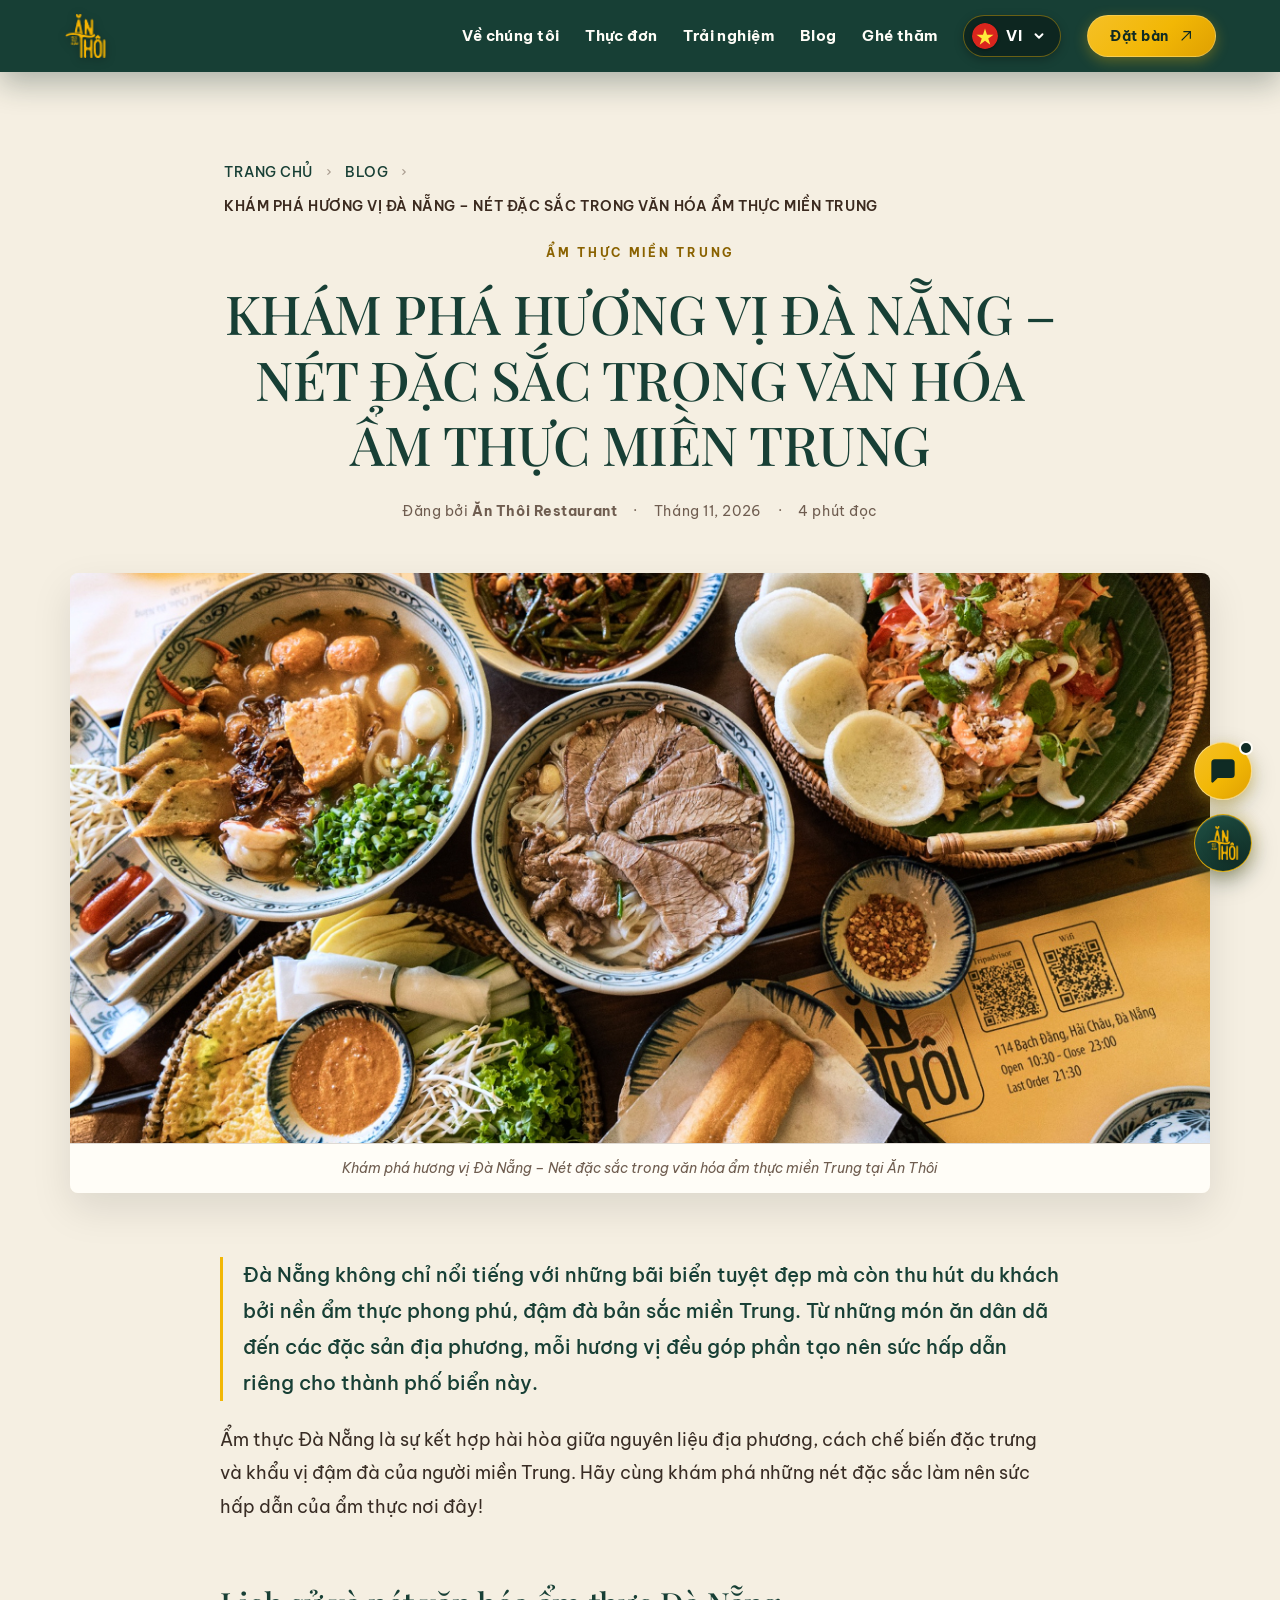
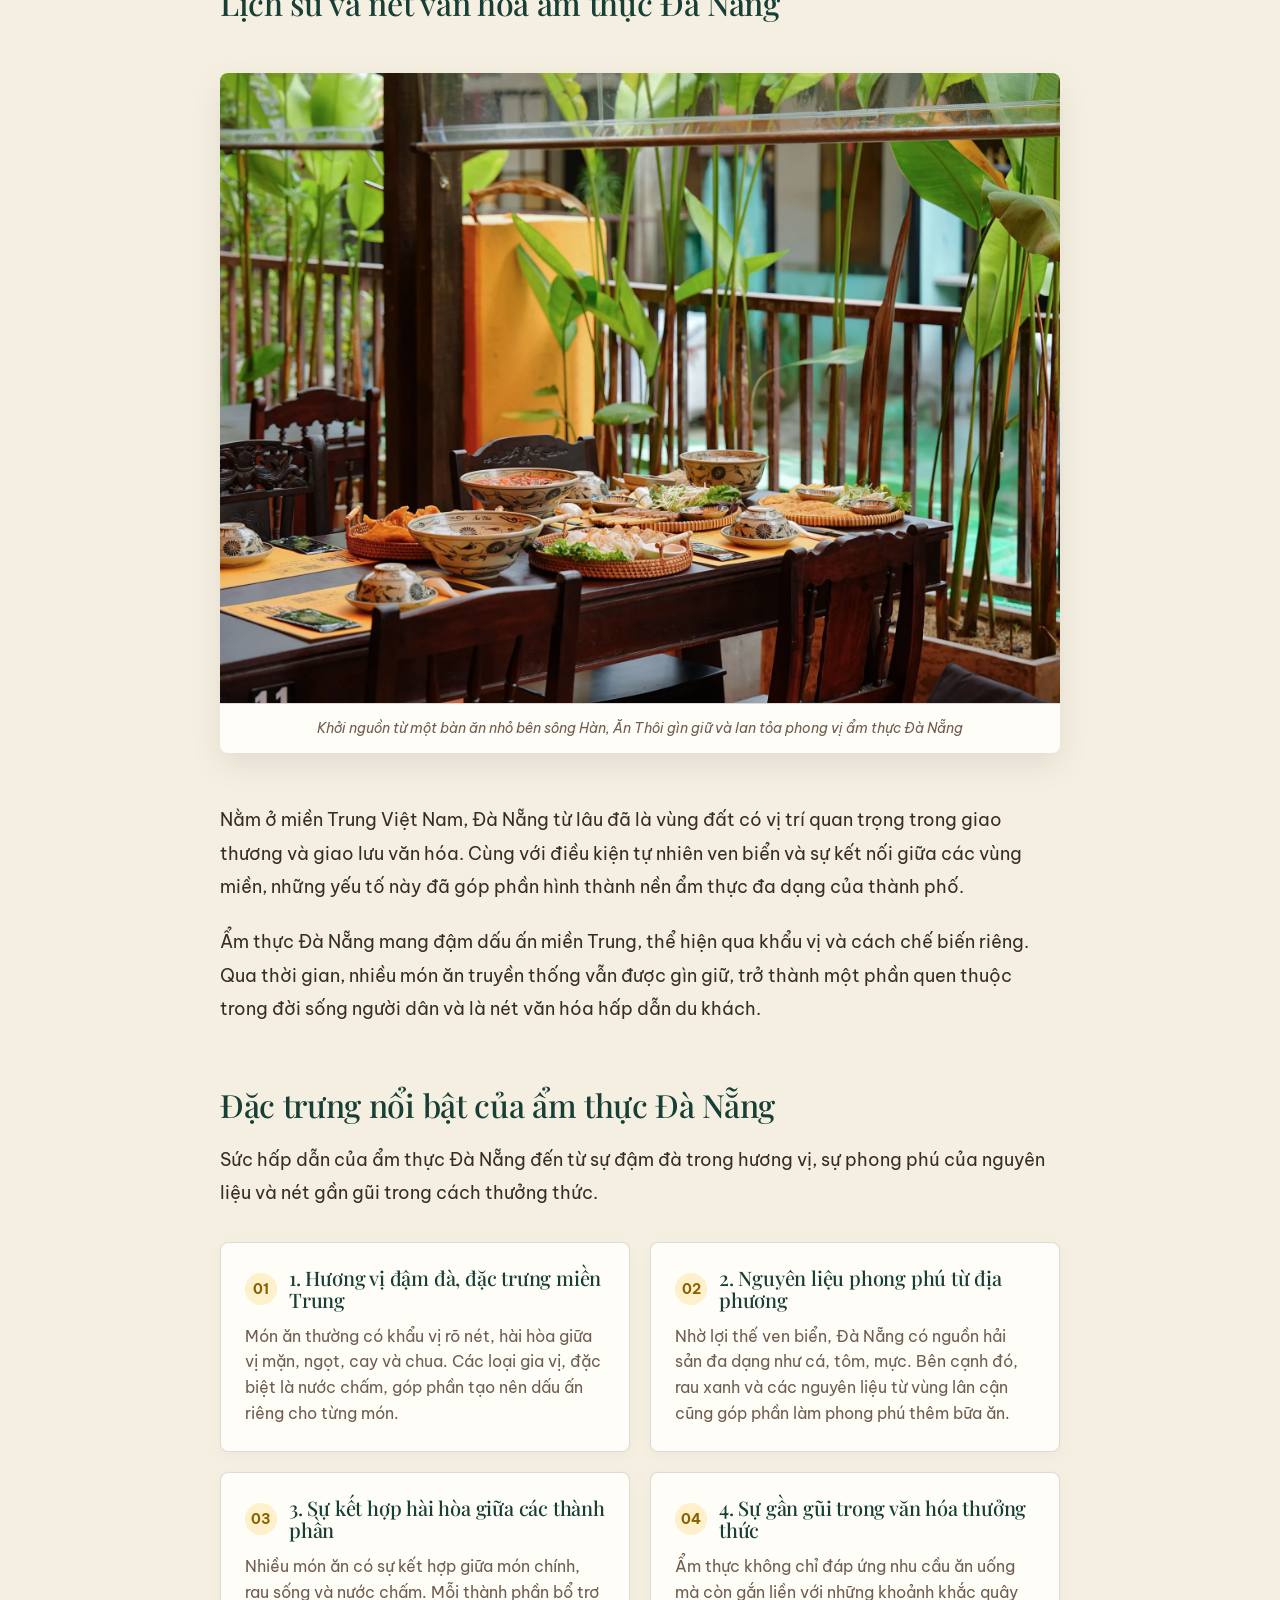
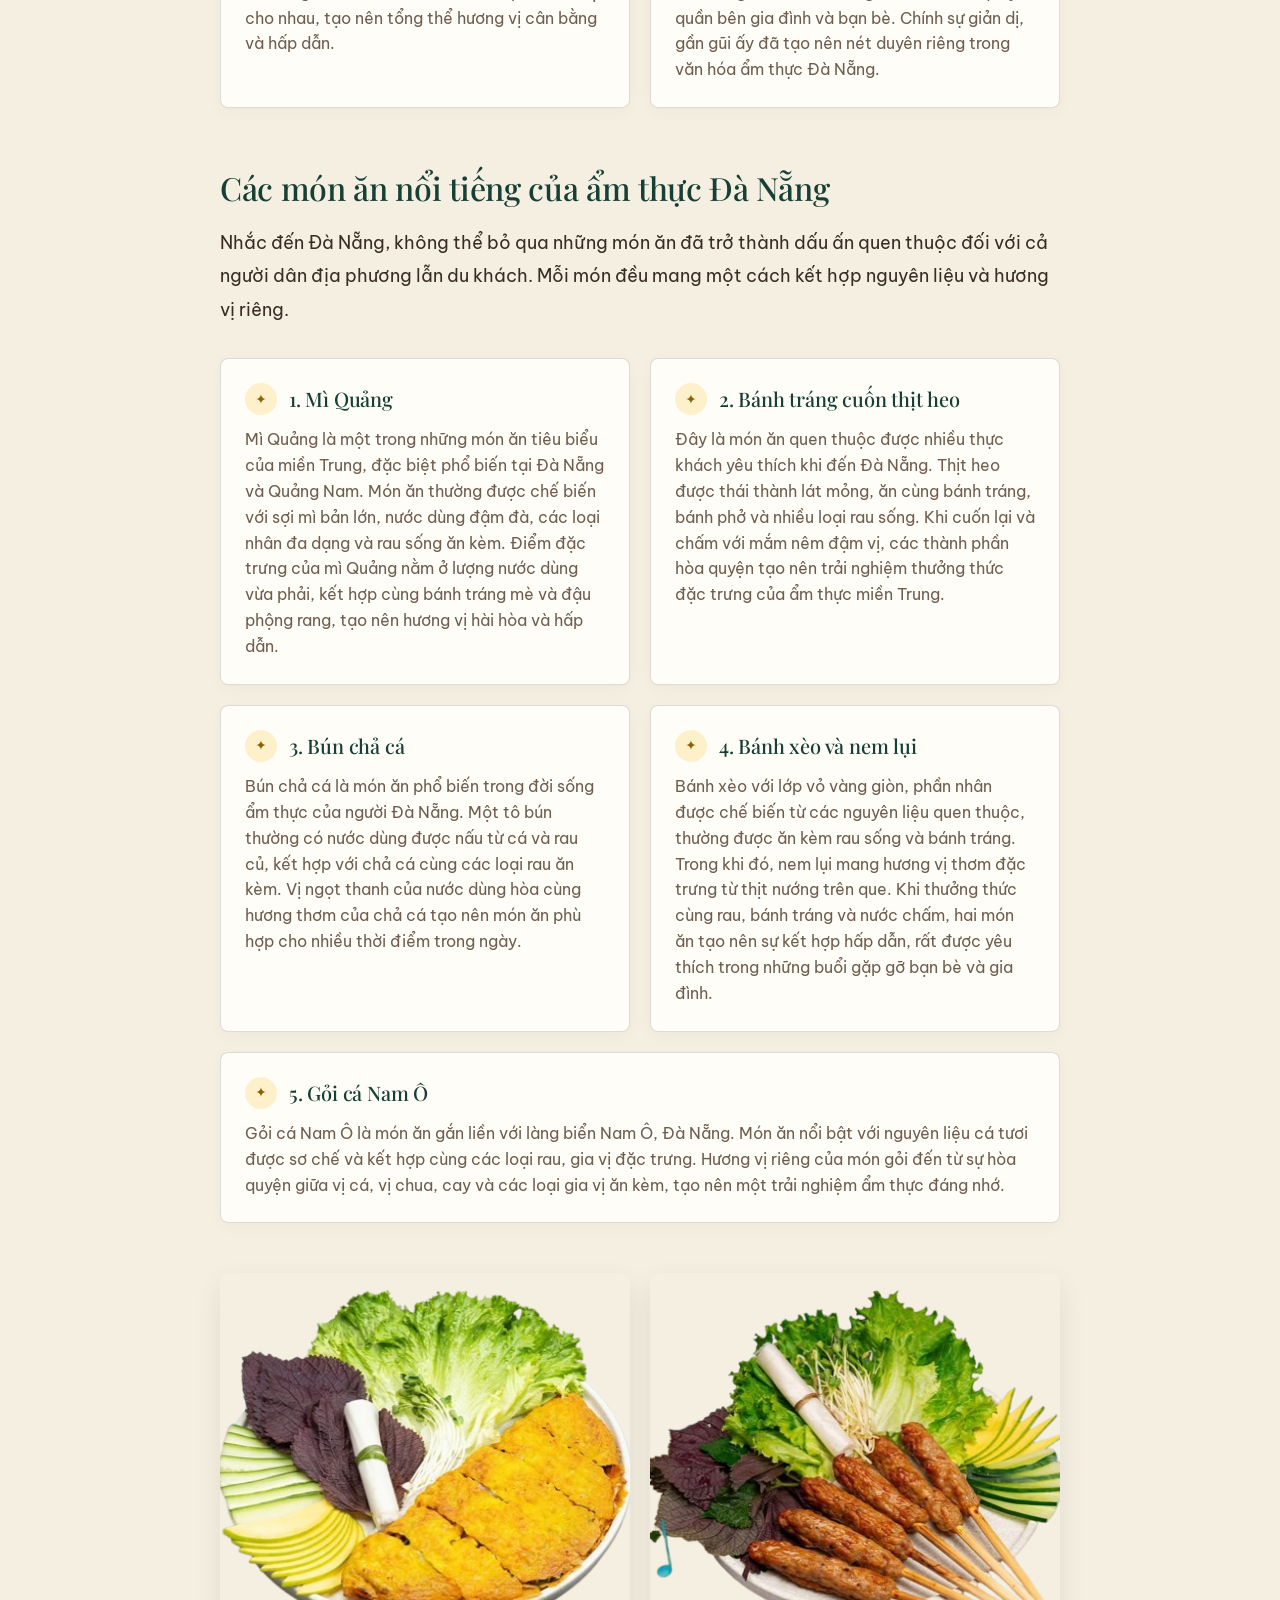
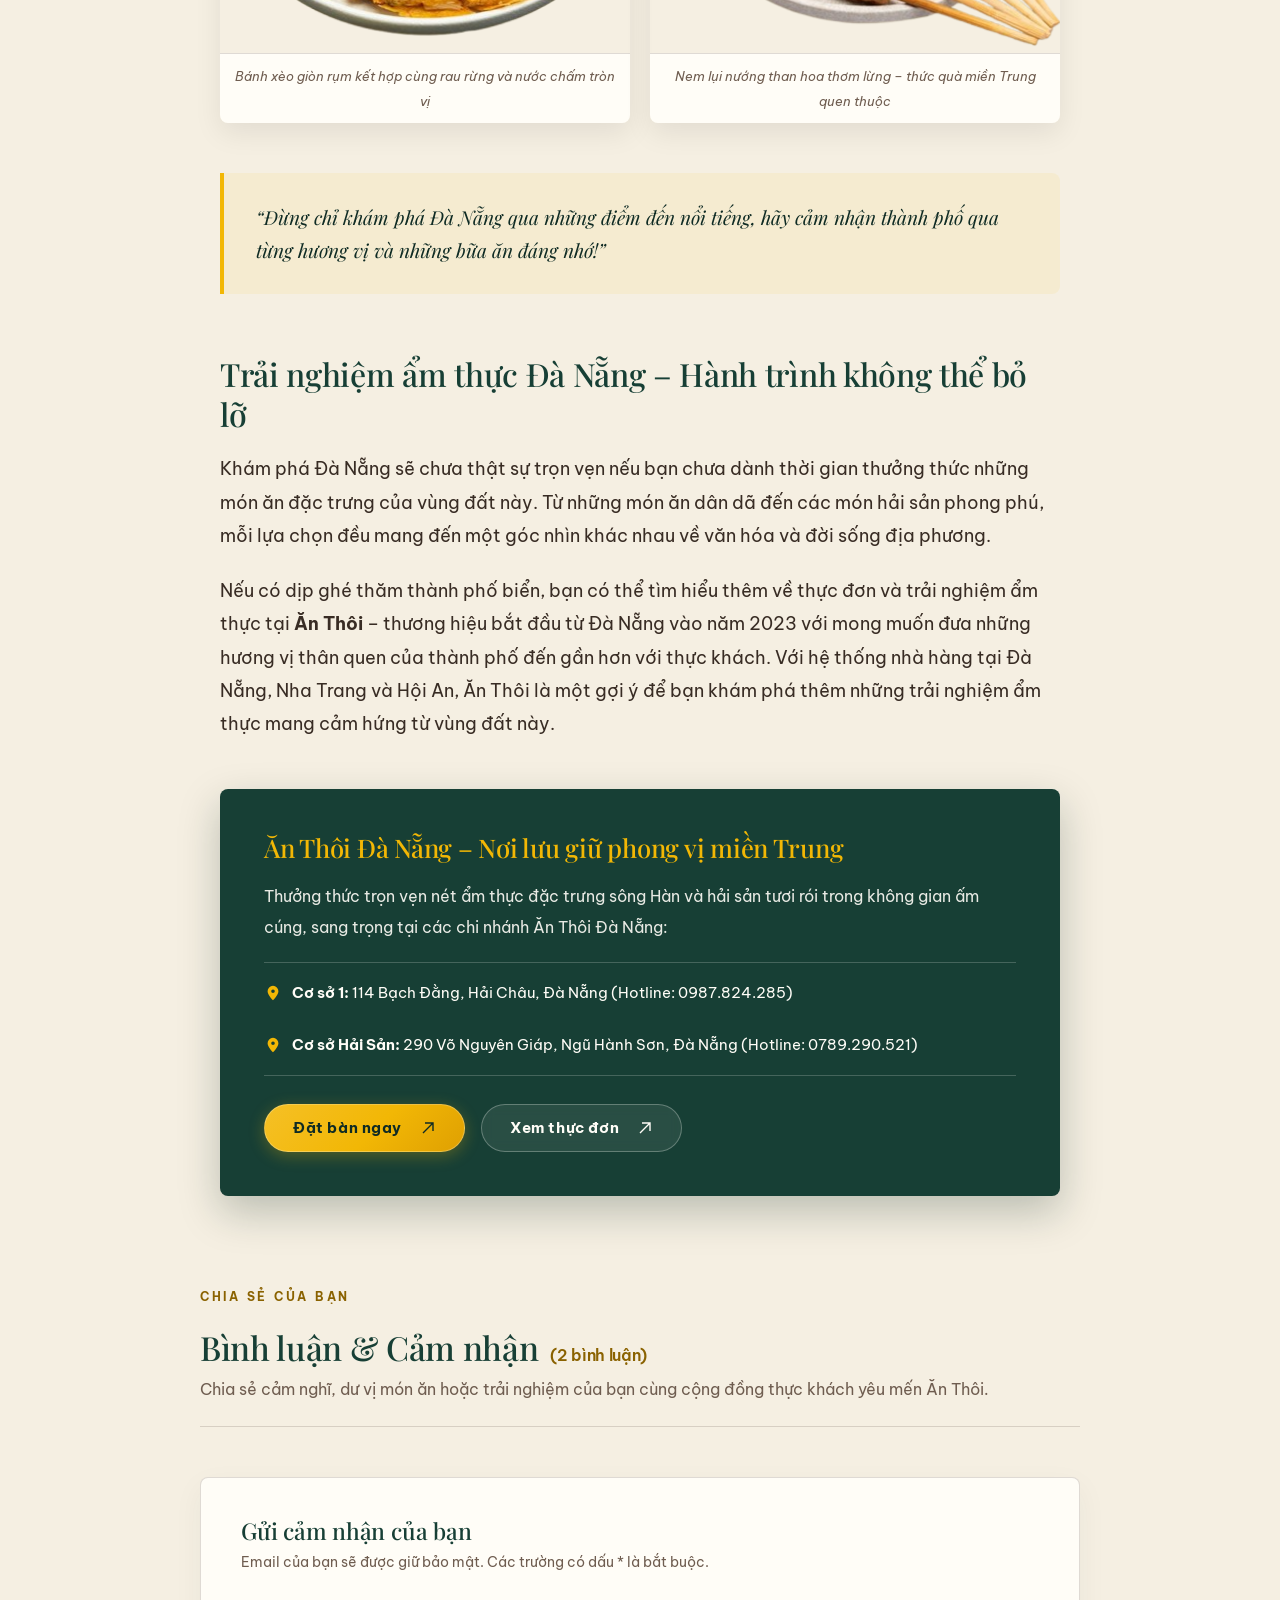
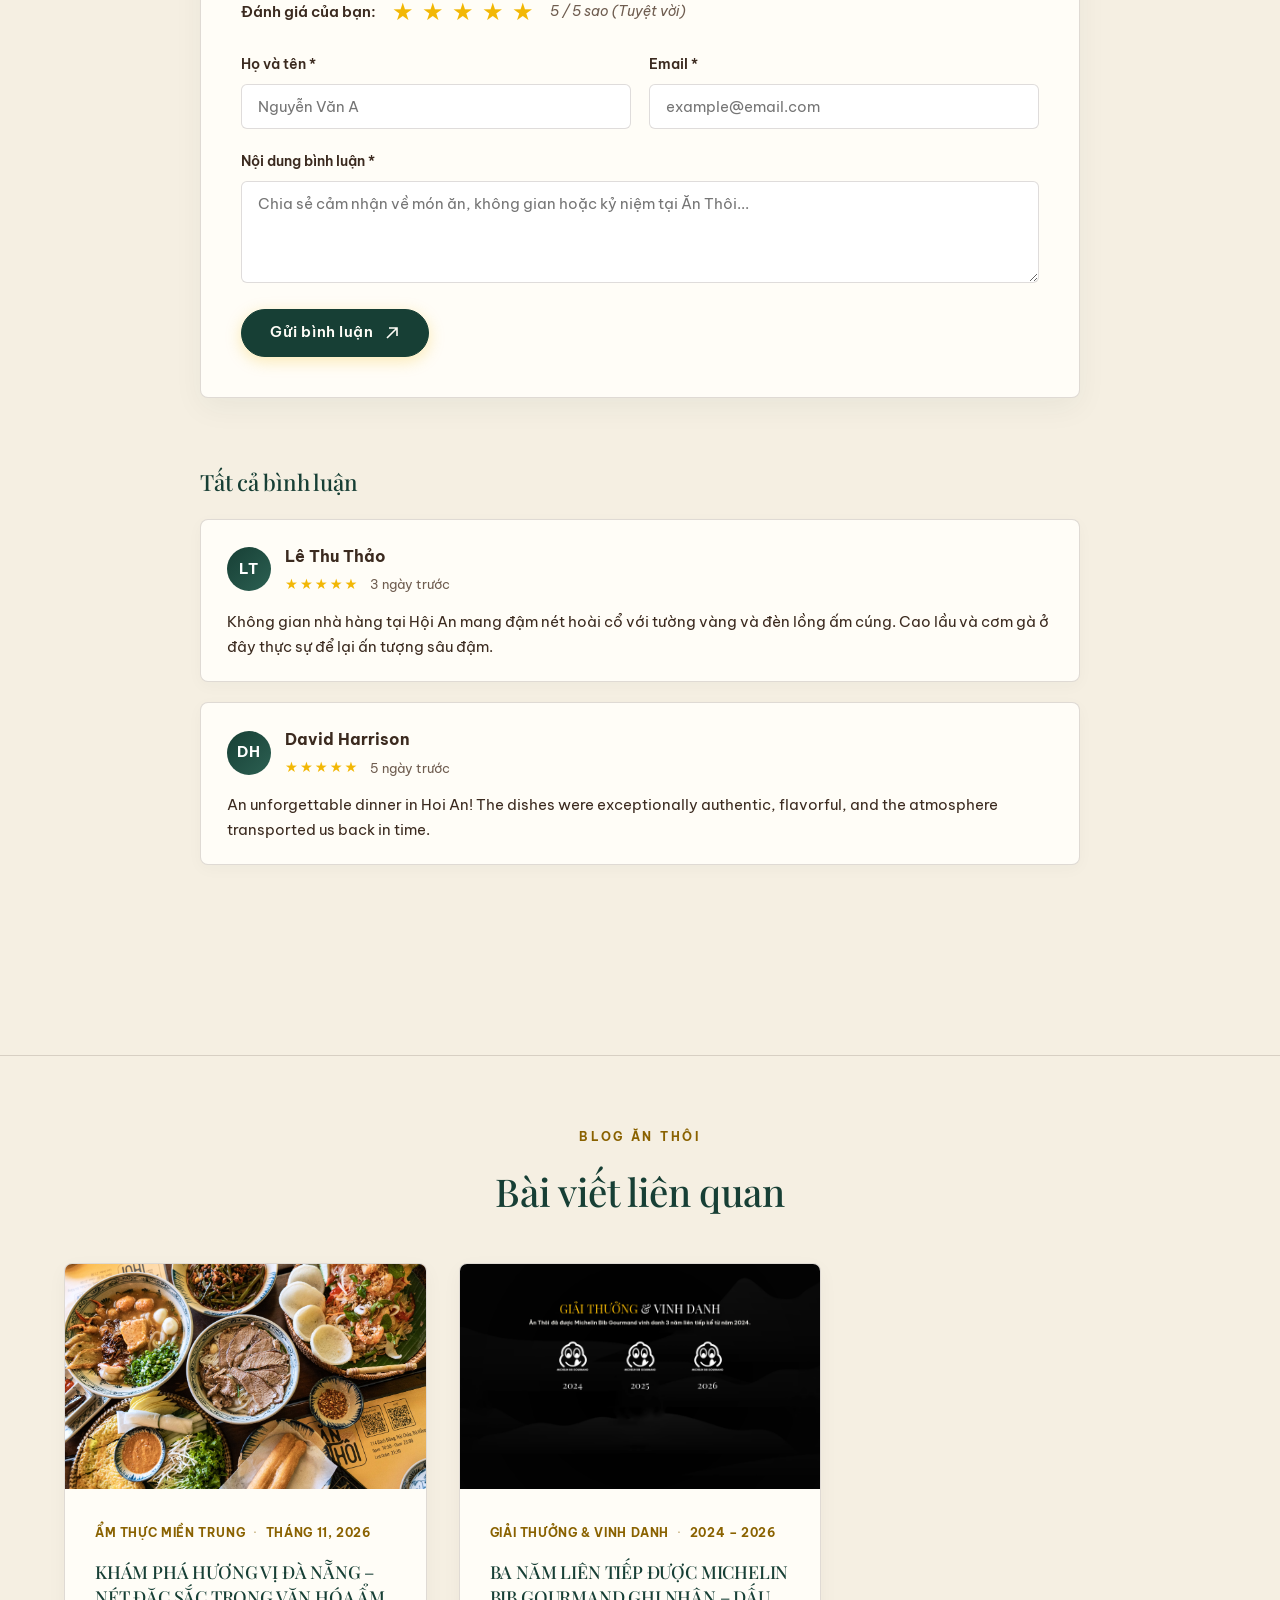
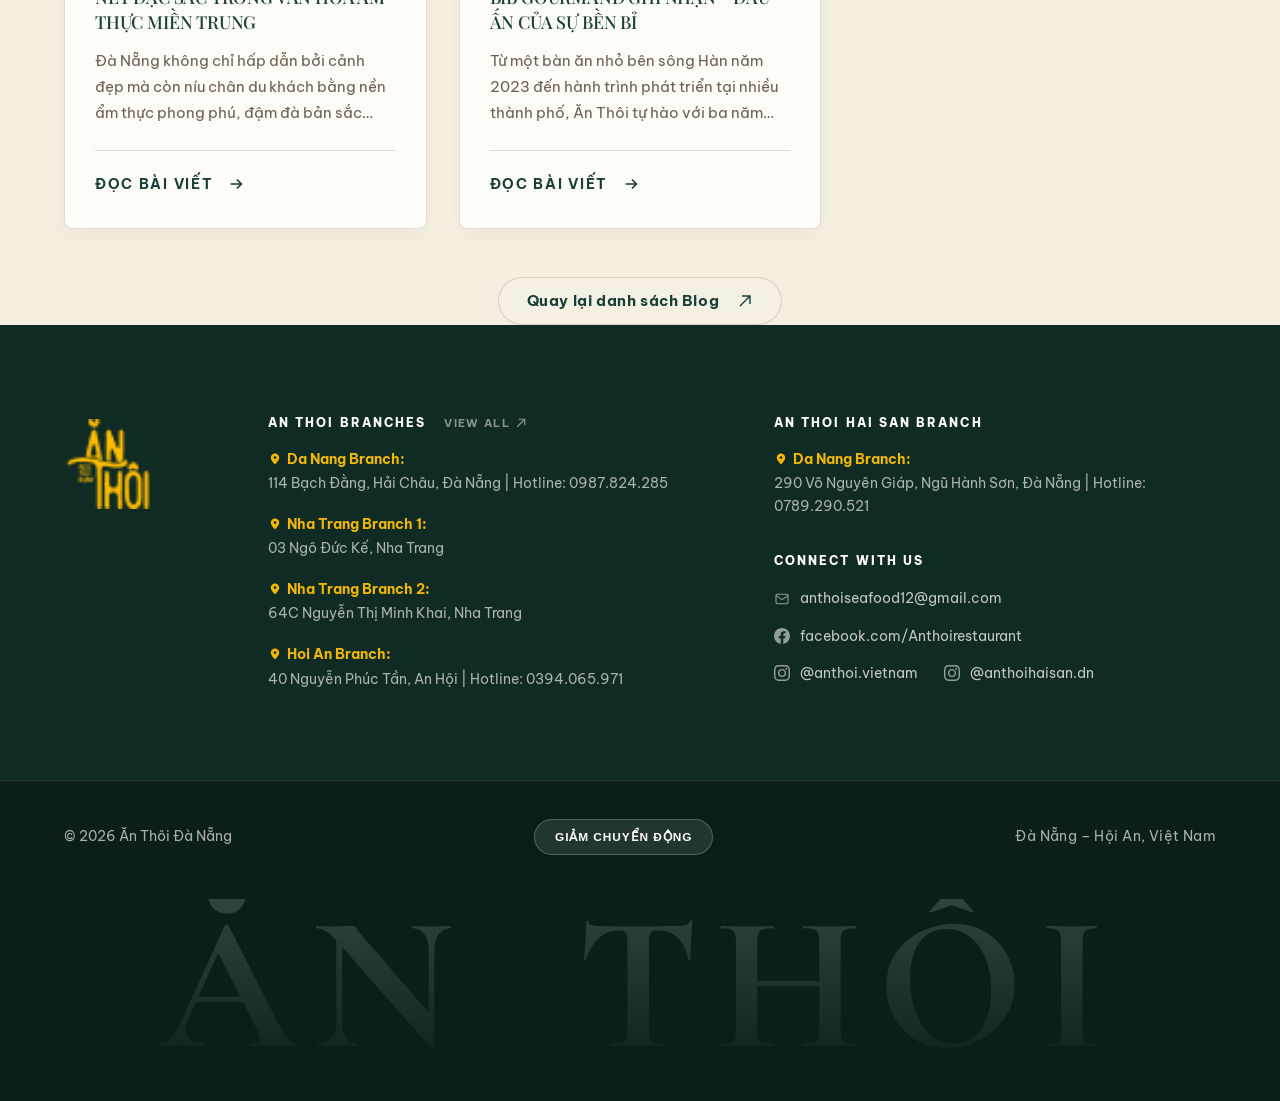
<file: bai-viet.html>
<!DOCTYPE html>
<html lang="vi">
<head>
<meta charset="utf-8">
<meta name="viewport" content="width=device-width,initial-scale=1">
<title>Bài viết - Ăn Thôi</title>
<meta name="description" content="Khám phá các bài viết và câu chuyện ẩm thực đặc sắc từ nhà hàng Ăn Thôi.">
<link rel="icon" type="image/png" href="image/logo.png">
<link rel="apple-touch-icon" href="image/logo.png">
<link rel="preconnect" href="https://fonts.googleapis.com"><link rel="preconnect" href="https://fonts.gstatic.com" crossorigin>
<link href="https://fonts.googleapis.com/css2?family=Be+Vietnam+Pro:ital,wght@0,300;0,400;0,500;0,600;0,700;0,800;1,400;1,600&family=Cormorant+Garamond:ital,wght@0,500;0,600;0,700;1,500;1,600&family=Playfair+Display:ital,wght@0,400;0,500;0,600;0,700;0,800;0,900;1,400;1,500;1,600;1,700&display=swap" rel="stylesheet">
<link rel="stylesheet" href="css/style.css">
<link rel="stylesheet" href="css/chatbot.css">
<script>
(function() {
  try {
    var p = new URLSearchParams(location.search);
    var id = (p.get('id') || 'danang').toLowerCase();
    var meta = {
      danang: {
        title: 'KHÁM PHÁ HƯƠNG VỊ ĐÀ NẴNG – NÉT ĐẶC SẮC TRONG VĂN HÓA ẨM THỰC MIỀN TRUNG',
        cat: 'Ẩm thực miền Trung',
        date: 'Tháng 11, 2026',
        time: '4 phút đọc'
      },
      hoian: {
        title: 'KHÁM PHÁ HƯƠNG VỊ ĐỘC ĐÁO CỦA ẨM THỰC HỘI AN',
        cat: 'Văn hóa phố Hội',
        date: 'Tháng 11, 2026',
        time: '5 phút đọc'
      },
      michelin: {
        title: 'BA NĂM LIÊN TIẾP ĐƯỢC MICHELIN BIB GOURMAND GHI NHẬN – DẤU ẤN CỦA SỰ BỀN BỈ',
        cat: 'Giải thưởng & Vinh danh',
        date: '2024 – 2026',
        time: '3 phút đọc'
      }
    };
    if (!meta[id]) id = 'danang';
    var cur = meta[id];
    document.title = cur.title + ' - Ăn Thôi';
    
    // Instant CSS injection before rendering
    var s = document.createElement('style');
    s.id = 'instant-post-css';
    s.textContent = 
      '#content-danang { display: ' + (id === 'danang' ? 'block' : 'none') + ' !important; }' +
      '#content-hoian { display: ' + (id === 'hoian' ? 'block' : 'none') + ' !important; }' +
      '#content-michelin { display: ' + (id === 'michelin' ? 'block' : 'none') + ' !important; }' +
      '#article-view, #article-view .article-header, #article-view article.wrap, #article-view .article-cover, #article-view .article-body, #article-view .reveal { opacity: 1 !important; transform: none !important; transition: none !important; }';
    document.head.appendChild(s);

    document.addEventListener('DOMContentLoaded', function() {
      var bt = document.getElementById('article-breadcrumb-title'); if (bt) bt.textContent = cur.title;
      var cb = document.getElementById('article-category'); if (cb) cb.textContent = cur.cat;
      var ht = document.getElementById('article-title'); if (ht) ht.textContent = cur.title;
      var dt = document.getElementById('article-date'); if (dt) dt.textContent = cur.date;
      var rt = document.getElementById('article-readtime'); if (rt) rt.textContent = cur.time;
    });
  } catch(e) {}
})();
</script>
</head>
<body>

<!-- HEADER -->
<header class="header"><div class="header__in">
  <a class="logo" href="index.html" aria-label="Ăn Thôi - về trang chủ"><img class="logo__img" src="image/logo.png" alt="Ăn Thôi"></a>
  <div class="header__r">
    <nav class="nav" aria-label="Điều hướng chính">
      <a href="ve-chung-toi.html" data-i18n="nav_about">Về chúng tôi</a>
      <a href="thuc-don.html" data-i18n="nav_menu">Thực đơn</a>
      <a href="trai-nghiem.html" data-i18n="nav_experience">Trải nghiệm</a>
      <a href="blog.html" data-i18n="nav_blog">Blog</a>
      <a href="lien-he.html" data-i18n="nav_visit">Ghé thăm</a>
    </nav>
    <div class="lang-select" id="langSelect">
      <button type="button" class="lang-select__btn" id="langSelectBtn" aria-haspopup="listbox" aria-expanded="false" aria-label="Chọn ngôn ngữ">
        <span class="lang-select__current-flag">
          <svg viewBox="0 0 36 36" width="24" height="24" class="lang-flag" aria-hidden="true"><circle cx="18" cy="18" r="18" fill="#DA251D"/><polygon fill="#FFEB3B" points="18,7.5 20.8,16.1 29.8,16.1 22.5,21.4 25.3,30 18,24.7 10.7,30 13.5,21.4 6.2,16.1 15.2,16.1"/></svg>
        </span>
        <span class="lang-select__current-code">VI</span>
        <svg class="lang-select__arrow" viewBox="0 0 16 16" fill="none" stroke="currentColor" stroke-width="2.2" stroke-linecap="round" stroke-linejoin="round" aria-hidden="true"><path d="m4 6 4 4 4-4"/></svg>
      </button>
      <div class="lang-select__menu" id="langSelectMenu" role="listbox" aria-label="Danh sách ngôn ngữ">
        <button type="button" class="lang-select__option" role="option" data-lang="EN" aria-selected="false">
          <span class="lang-select__option-flag">
            <svg viewBox="0 0 36 36" width="26" height="26" class="lang-flag" aria-hidden="true"><clipPath id="uk-clip"><circle cx="18" cy="18" r="18"/></clipPath><g clip-path="url(#uk-clip)"><rect width="36" height="36" fill="#012169"/><path d="M0 0 L36 36 M36 0 L0 36" stroke="#fff" stroke-width="5"/><path d="M0 0 L36 36 M36 0 L0 36" stroke="#C8102E" stroke-width="2.5"/><path d="M18 0 V36 M0 18 H36" stroke="#fff" stroke-width="8"/><path d="M18 0 V36 M0 18 H36" stroke="#C8102E" stroke-width="4.8"/></g></svg>
          </span>
          <span class="lang-select__option-text">EN</span>
        </button>
        <button type="button" class="lang-select__option is-active" role="option" data-lang="VI" aria-selected="true">
          <span class="lang-select__option-flag">
            <svg viewBox="0 0 36 36" width="26" height="26" class="lang-flag" aria-hidden="true"><circle cx="18" cy="18" r="18" fill="#DA251D"/><polygon fill="#FFEB3B" points="18,7.5 20.8,16.1 29.8,16.1 22.5,21.4 25.3,30 18,24.7 10.7,30 13.5,21.4 6.2,16.1 15.2,16.1"/></svg>
          </span>
          <span class="lang-select__option-text">VI</span>
        </button>
        <button type="button" class="lang-select__option" role="option" data-lang="ZH" aria-selected="false">
          <span class="lang-select__option-flag">
            <svg viewBox="0 0 36 36" width="26" height="26" class="lang-flag" aria-hidden="true"><circle cx="18" cy="18" r="18" fill="#DE2910"/><polygon fill="#FFDE00" points="9,6 9.9,8.8 12.8,8.8 10.5,10.5 11.4,13.3 9,11.6 6.6,13.3 7.5,10.5 5.2,8.8 8.1,8.8"/><polygon fill="#FFDE00" points="15,5 15.3,6.1 16.4,6.1 15.5,6.7 15.9,7.8 15,7.1 14.1,7.8 14.4,6.7 13.6,6.1 14.7,6.1"/><polygon fill="#FFDE00" points="17.5,7.5 17.8,8.6 18.9,8.6 18,9.2 18.4,10.3 17.5,9.6 16.6,10.3 16.9,9.2 16.1,8.6 17.2,8.6"/><polygon fill="#FFDE00" points="17.5,12 17.8,13.1 18.9,13.1 18,13.7 18.4,14.8 17.5,14.1 16.6,14.8 16.9,13.7 16.1,13.1 17.2,13.1"/><polygon fill="#FFDE00" points="15,14.8 15.3,15.9 16.4,15.9 15.5,16.5 15.9,17.6 15,16.9 14.1,17.6 14.4,16.5 13.6,15.9 14.7,15.9"/></svg>
          </span>
          <span class="lang-select__option-text">ZH</span>
        </button>
        <button type="button" class="lang-select__option" role="option" data-lang="KO" aria-selected="false">
          <span class="lang-select__option-flag">
            <svg viewBox="0 0 36 36" width="26" height="26" class="lang-flag" aria-hidden="true"><circle cx="18" cy="18" r="18" fill="#FFFFFF"/><circle cx="18" cy="18" r="17.2" fill="none" stroke="rgba(0,0,0,0.12)" stroke-width="1"/><clipPath id="ko-clip"><circle cx="18" cy="18" r="7.5"/></clipPath><g clip-path="url(#ko-clip)"><rect x="10" y="10" width="16" height="8" fill="#CD2E3A"/><rect x="10" y="18" width="16" height="8" fill="#0047A0"/><circle cx="14.25" cy="18" r="3.75" fill="#CD2E3A"/><circle cx="21.75" cy="18" r="3.75" fill="#0047A0"/></g><path d="M7 8.5 L9.5 6 M8 9.5 L10.5 7 M9 10.5 L11.5 8" stroke="#111" stroke-width="1.2" stroke-linecap="round"/><path d="M26.5 8.5 L29 6 M25.5 9.5 L28 7 M24.5 10.5 L27 8" stroke="#111" stroke-width="1.2" stroke-linecap="round"/><path d="M7 27.5 L9.5 30 M8 26.5 L10.5 29 M9 25.5 L11.5 28" stroke="#111" stroke-width="1.2" stroke-linecap="round"/><path d="M26.5 27.5 L29 30 M25.5 26.5 L28 29 M24.5 25.5 L27 28" stroke="#111" stroke-width="1.2" stroke-linecap="round"/></svg>
          </span>
          <span class="lang-select__option-text">KO</span>
        </button>
        <button type="button" class="lang-select__option" role="option" data-lang="RU" aria-selected="false">
          <span class="lang-select__option-flag">
            <svg viewBox="0 0 36 36" width="26" height="26" class="lang-flag" aria-hidden="true"><clipPath id="ru-clip"><circle cx="18" cy="18" r="18"/></clipPath><g clip-path="url(#ru-clip)"><rect width="36" height="12" y="0" fill="#FFFFFF"/><rect width="36" height="12" y="12" fill="#0039A6"/><rect width="36" height="12" y="24" fill="#D52B1E"/><circle cx="18" cy="18" r="17.2" fill="none" stroke="rgba(0,0,0,0.1)" stroke-width="1"/></g></svg>
          </span>
          <span class="lang-select__option-text">RU</span>
        </button>
      </div>
    </div>
    <a class="btn" href="dat-ban.html"><span data-i18n="btn_book">Đặt bàn</span><svg viewBox="0 0 16 16" fill="none" stroke="currentColor" stroke-width="1.4" aria-hidden="true"><path d="M3 13 13 3M5 3h8v8"/></svg></a>
    <button class="burger" aria-expanded="false" aria-controls="menu" aria-label="Mở menu"><i></i><i></i><i></i></button>
  </div>
</div></header>

<!-- MOBILE DRAWER -->
<div class="drawer" id="menu" aria-hidden="true">
  <div class="drawer__bg"></div>
  <aside class="drawer__panel" aria-label="Menu">
    <div class="drawer__top"><a class="logo" href="index.html"><img class="logo__img" src="image/logo.png" alt="Ăn Thôi"></a><button class="drawer__close" type="button" aria-label="Đóng menu"><svg viewBox="0 0 20 20" fill="none" stroke="currentColor" stroke-width="1.5" aria-hidden="true"><path d="M4 4l12 12M16 4 4 16"/></svg></button></div>
    <nav class="drawer__nav" aria-label="Menu chính">
      <a href="ve-chung-toi.html"><span data-i18n="nav_about">Về chúng tôi</span><svg viewBox="0 0 20 20" fill="none" stroke="currentColor" stroke-width="1.4" aria-hidden="true"><path d="M3 10h14M11 4l6 6-6 6"/></svg></a>
      <a href="thuc-don.html"><span data-i18n="nav_menu">Thực đơn</span><svg viewBox="0 0 20 20" fill="none" stroke="currentColor" stroke-width="1.4" aria-hidden="true"><path d="M3 10h14M11 4l6 6-6 6"/></svg></a>
      <a href="trai-nghiem.html"><span data-i18n="nav_experience">Trải nghiệm</span><svg viewBox="0 0 20 20" fill="none" stroke="currentColor" stroke-width="1.4" aria-hidden="true"><path d="M3 10h14M11 4l6 6-6 6"/></svg></a>
      <a href="blog.html"><span data-i18n="nav_blog">Blog</span><svg viewBox="0 0 20 20" fill="none" stroke="currentColor" stroke-width="1.4" aria-hidden="true"><path d="M3 10h14M11 4l6 6-6 6"/></svg></a>
      <a href="lien-he.html"><span data-i18n="nav_visit">Ghé thăm</span><svg viewBox="0 0 20 20" fill="none" stroke="currentColor" stroke-width="1.4" aria-hidden="true"><path d="M3 10h14M11 4l6 6-6 6"/></svg></a>
    </nav>
    <div class="drawer__foot"><a class="btn btn--wide" href="dat-ban.html"><span data-i18n="btn_book">Đặt bàn</span><svg viewBox="0 0 16 16" fill="none" stroke="currentColor" stroke-width="1.4" aria-hidden="true"><path d="M3 13 13 3M5 3h8v8"/></svg></a></div>
  </aside>
</div>

<main id="article-view">

  <!-- ARTICLE HEADER -->
  <header class="article-header wrap reveal">
    <nav class="breadcrumb breadcrumb--light" aria-label="Đường dẫn">
      <a href="index.html" data-i18n="nav_home">Trang chủ</a>
      <svg viewBox="0 0 20 20" fill="currentColor" aria-hidden="true"><path fill-rule="evenodd" d="M7.293 14.707a1 1 0 010-1.414L10.586 10 7.293 6.707a1 1 0 011.414-1.414l4 4a1 1 0 010 1.414l-4 4a1 1 0 01-1.414 0z" clip-rule="evenodd"/></svg>
      <a href="blog.html" data-i18n="nav_blog">Blog</a>
      <svg viewBox="0 0 20 20" fill="currentColor" aria-hidden="true"><path fill-rule="evenodd" d="M7.293 14.707a1 1 0 010-1.414L10.586 10 7.293 6.707a1 1 0 011.414-1.414l4 4a1 1 0 010 1.414l-4 4a1 1 0 01-1.414 0z" clip-rule="evenodd"/></svg>
      <span id="article-breadcrumb-title">KHÁM PHÁ HƯƠNG VỊ ĐỘC ĐÁO CỦA ẨM THỰC HỘI AN</span>
    </nav>

    <p class="eyebrow"><span id="article-category">Văn hóa phố Hội</span></p>
    <h1 class="article-header__title" id="article-title">KHÁM PHÁ HƯƠNG VỊ ĐỘC ĐÁO CỦA ẨM THỰC HỘI AN</h1>
    <div class="article-header__meta">
      <span>Đăng bởi <strong>Ăn Thôi Restaurant</strong></span>
      <span>·</span>
      <span id="article-date">Tháng 11, 2026</span>
      <span>·</span>
      <span id="article-readtime">5 phút đọc</span>
    </div>
  </header>

  <!-- ==================== BÀI VIẾT 2: HỘI AN (CHI TIẾT ĐẦY ĐỦ) ==================== -->
  <article id="content-hoian" class="wrap reveal">
    <!-- Cover Image -->
    <figure class="article-cover">
      <img src="image/blog/blog-hoian-cover.png" alt="Không gian ẩm thực phố cổ Hội An tại nhà hàng Ăn Thôi" fetchpriority="high">
      <figcaption>Không gian ẩm thực mang đậm dấu ấn phố cổ Hội An tại Ăn Thôi</figcaption>
    </figure>

    <div class="article-body">
      <!-- Intro & Lead -->
      <p class="article-lead">
        Hội An không chỉ níu chân du khách bởi những con phố cổ rêu phong, ánh đèn lồng lung linh hay nhịp sống bình yên bên dòng sông Hoài, mà còn bởi nền ẩm thực phong phú mang đậm dấu ấn văn hóa miền Trung. Mỗi món ăn nơi đây đều chứa đựng những câu chuyện riêng về lịch sử, con người và nếp sống địa phương.
      </p>
      <p>
        Từ những món ăn dân dã trong đời sống thường ngày đến các đặc sản đã trở thành biểu tượng của phố cổ, ẩm thực Hội An luôn có sức hấp dẫn đặc biệt đối với những ai muốn khám phá vùng đất này bằng tất cả giác quan.
      </p>

      <!-- Section 1 -->
      <h2>1. Dấu ấn giao thoa văn hóa trong ẩm thực Hội An</h2>
      <figure class="article-figure">
        <img src="image/blog/blog-hoian-culture.png" alt="Không gian trầm mặc cùng bức họa sông Hoài tại Ăn Thôi" loading="lazy">
        <figcaption>Bức họa tái hiện nét đẹp sông Hoài và nhịp sống phố cổ tại không gian dùng bữa của Ăn Thôi</figcaption>
      </figure>
      <p>
        Từng là một thương cảng quốc tế sầm uất từ thế kỷ XV đến XVII, Hội An đã đón nhận nhiều luồng giao lưu văn hóa từ các thương nhân Việt Nam, Trung Hoa, Nhật Bản và phương Tây. Sự giao thoa ấy không chỉ được lưu giữ trong kiến trúc phố cổ mà còn góp phần tạo nên bản sắc riêng cho ẩm thực địa phương.
      </p>
      <p>
        Ẩm thực Hội An mang nét mộc mạc của miền Trung, kết hợp cùng những ảnh hưởng văn hóa qua nhiều thời kỳ. Các món ăn thường chú trọng sự hài hòa trong hương vị, cách kết hợp nguyên liệu và những loại rau thơm ăn kèm. Không cần quá cầu kỳ, chính sự cân bằng và nét đặc trưng trong cách chế biến đã tạo nên sức hấp dẫn riêng cho món ăn phố Hội.
      </p>

      <!-- Section 2 -->
      <h2>2. Những món ăn làm nên tên tuổi phố Hội</h2>
      <p>
        Nhắc đến Hội An, không thể không nhắc đến những món ăn đã trở thành biểu tượng của vùng đất này.
      </p>

      <div class="food-grid">
        <!-- Cao lầu -->
        <div class="food-item">
          <div class="food-item__head">
            <span class="food-item__icon">01</span>
            <h3>Cao lầu</h3>
          </div>
          <p>Cao lầu gây ấn tượng với sợi mì có độ dai đặc trưng, kết hợp cùng thịt, rau sống và phần nước dùng đậm vị. Món ăn không chỉ hấp dẫn bởi hương vị mà còn gắn liền với câu chuyện văn hóa lâu đời của phố cổ.</p>
        </div>

        <!-- Cơm gà Hội An -->
        <div class="food-item">
          <div class="food-item__head">
            <span class="food-item__icon">02</span>
            <h3>Cơm gà Hội An</h3>
          </div>
          <p>Cơm gà Hội An lại chinh phục thực khách bởi màu vàng bắt mắt của hạt cơm, phần thịt gà mềm và cách kết hợp cùng rau, gia vị đặc trưng. Sự giản dị trong nguyên liệu nhưng tinh tế trong cách chế biến đã tạo nên sức hút riêng cho món ăn này.</p>
        </div>

        <!-- Bánh mì Hội An -->
        <div class="food-item">
          <div class="food-item__head">
            <span class="food-item__icon">03</span>
            <h3>Bánh mì Hội An</h3>
          </div>
          <p>Bên cạnh đó, bánh mì Hội An cũng là một trong những trải nghiệm ẩm thực được nhiều du khách yêu thích. Sự kết hợp giữa lớp vỏ bánh giòn, phần nhân phong phú và nước sốt đậm đà tạo nên hương vị khó quên.</p>
        </div>

        <!-- Món ăn dân dã -->
        <div class="food-item">
          <div class="food-item__head">
            <span class="food-item__icon">04</span>
            <h3>Hoành thánh &amp; Bánh vạc</h3>
          </div>
          <p>Ngoài những món ăn nổi tiếng kể trên, hoành thánh, bánh bao – bánh vạc và các món ăn dân dã khác cũng góp phần làm phong phú thêm bức tranh ẩm thực phố Hội.</p>
        </div>
      </div>

      <!-- Section 3 -->
      <h2>3. Hương vị mộc mạc làm nên nét riêng của ẩm thực Hội An</h2>
      <p>
        Điều làm nên sức hấp dẫn của ẩm thực Hội An không chỉ nằm ở những món ăn nổi tiếng mà còn ở cách người dân địa phương gìn giữ hương vị truyền thống.
      </p>
      <p>
        Nguyên liệu quen thuộc, cách chế biến được truyền lại qua nhiều thế hệ và sự kết hợp hài hòa giữa các thành phần đã tạo nên nét đặc trưng cho từng món ăn. Đặc biệt, rau sống và các loại gia vị ăn kèm thường đóng vai trò quan trọng, giúp cân bằng hương vị và làm nổi bật nét tươi ngon của món ăn.
      </p>
      
      <blockquote class="article-quote">
        “Ẩm thực phố Hội mang trong mình tinh thần của đời sống địa phương: gần gũi, giản dị nhưng không kém phần tinh tế. Một món ăn ngon đôi khi không chỉ được nhớ đến bởi hương vị mà còn bởi không gian thưởng thức, câu chuyện phía sau và những khoảnh khắc sẻ chia bên bàn ăn.”
      </blockquote>

      <!-- Section 4 -->
      <h2>4. Khám phá ẩm thực Hội An – Trải nghiệm không thể thiếu khi ghé thăm phố cổ</h2>
      
      <div class="article-gallery">
        <figure>
          <img src="image/blog/blog-hoian-facade.png" alt="Mặt tiền nhà hàng Ăn Thôi Hội An rực rỡ lồng đèn về đêm" loading="lazy">
          <figcaption>Mặt tiền rực rỡ ánh đèn lồng của Ăn Thôi Hội An tại 40 Nguyễn Phúc Tần</figcaption>
        </figure>
        <figure>
          <img src="image/blog/blog-hoian-interior.png" alt="Không gian dùng bữa ấm áp và gắn kết tại Ăn Thôi" loading="lazy">
          <figcaption>Không gian ấm cúng, đậm chất truyền thống và sự gắn kết của thực khách</figcaption>
        </figure>
      </div>

      <p>
        Một chuyến đi đến Hội An sẽ thêm phần trọn vẹn khi bạn dành thời gian khám phá ẩm thực địa phương. Dạo quanh những con phố nhỏ, thưởng thức một món đặc sản quen thuộc hay ngồi lại trong một không gian ấm cúng để tận hưởng bữa ăn đều là những cách để cảm nhận rõ hơn nhịp sống và văn hóa nơi đây.
      </p>

      <!-- Branch Invitation Card -->
      <div class="article-branch-card">
        <h3>Ăn Thôi Hội An – Điểm dừng chân thân quen</h3>
        <p>
          Nếu đang tìm kiếm một điểm dừng chân để thưởng thức ẩm thực khi ghé thăm phố cổ, bạn có thể khám phá <strong>Ăn Thôi Hội An</strong>, tọa lạc tại <strong>40 Nguyễn Phúc Tần, An Hội</strong>. Với định hướng trân trọng nguyên liệu và hương vị ẩm thực Việt, Ăn Thôi mong muốn mang đến cho thực khách những trải nghiệm ẩm thực gần gũi trong hành trình khám phá Hội An.
        </p>
        <div class="article-branch-card__info">
          <div class="article-branch-card__item">
            <svg viewBox="0 0 20 20" fill="currentColor" aria-hidden="true"><path fill-rule="evenodd" d="M10 2a6 6 0 00-6 6c0 4.418 6 10 6 10s6-5.582 6-10a6 6 0 00-6-6Zm0 8a2 2 0 110-4 2 2 0 010 4Z" clip-rule="evenodd"/></svg>
            <span>40 Nguyễn Phúc Tần, An Hội, Hội An</span>
          </div>
          <div class="article-branch-card__item">
            <svg viewBox="0 0 20 20" fill="currentColor" aria-hidden="true"><path d="M2 3a1 1 0 011-1h2.153a1 1 0 01.986.836l.74 4.435a1 1 0 01-.54 1.06l-1.548.773a11.037 11.037 0 006.105 6.105l.774-1.548a1 1 0 011.059-.54l4.435.74a1 1 0 01.836.986V17a1 1 0 01-1 1h-2C7.82 18 2 12.18 2 4V3z"/></svg>
            <span>Hotline: 0394.065.971</span>
          </div>
        </div>
        <div class="article-branch-card__actions">
          <a class="btn" href="dat-ban.html"><span>Đặt bàn ngay</span><svg viewBox="0 0 16 16" fill="none" stroke="currentColor" stroke-width="1.4" aria-hidden="true"><path d="M3 13 13 3M5 3h8v8"/></svg></a>
          <a class="btn btn--ghost" href="thuc-don.html"><span>Xem thực đơn</span><svg viewBox="0 0 16 16" fill="none" stroke="currentColor" stroke-width="1.4" aria-hidden="true"><path d="M3 13 13 3M5 3h8v8"/></svg></a>
        </div>
      </div>

      <p style="margin-top:32px">
        Dù là lần đầu đặt chân đến hay đã nhiều lần quay trở lại, hãy để những hương vị đặc trưng của phố Hội trở thành một phần đáng nhớ trong chuyến đi của bạn.
      </p>
    </div>
  </article>

    <!-- ==================== BÀI VIẾT 1: ĐÀ NẴNG (CHI TIẾT ĐẦY ĐỦ) ==================== -->
  <article id="content-danang" class="wrap reveal" hidden>
    <figure class="article-cover">
      <img src="image/blog/blog-danang-cover.png" alt="Khám phá hương vị ẩm thực Đà Nẵng tại Ăn Thôi" fetchpriority="high">
      <figcaption>Khám phá hương vị Đà Nẵng – Nét đặc sắc trong văn hóa ẩm thực miền Trung tại Ăn Thôi</figcaption>
    </figure>

    <div class="article-body">
      <!-- Intro & Lead -->
      <p class="article-lead">
        Đà Nẵng không chỉ nổi tiếng với những bãi biển tuyệt đẹp mà còn thu hút du khách bởi nền ẩm thực phong phú, đậm đà bản sắc miền Trung. Từ những món ăn dân dã đến các đặc sản địa phương, mỗi hương vị đều góp phần tạo nên sức hấp dẫn riêng cho thành phố biển này.
      </p>
      <p>
        Ẩm thực Đà Nẵng là sự kết hợp hài hòa giữa nguyên liệu địa phương, cách chế biến đặc trưng và khẩu vị đậm đà của người miền Trung. Hãy cùng khám phá những nét đặc sắc làm nên sức hấp dẫn của ẩm thực nơi đây!
      </p>

      <!-- Section 1 -->
      <h2>Lịch sử và nét văn hóa ẩm thực Đà Nẵng</h2>
      <figure class="article-figure">
        <img src="image/hanhtrinh/anh1.webp" alt="Bàn ăn đầu tiên của Ăn Thôi bên dòng sông Hàn Đà Nẵng" loading="lazy">
        <figcaption>Khởi nguồn từ một bàn ăn nhỏ bên sông Hàn, Ăn Thôi gìn giữ và lan tỏa phong vị ẩm thực Đà Nẵng</figcaption>
      </figure>
      <p>
        Nằm ở miền Trung Việt Nam, Đà Nẵng từ lâu đã là vùng đất có vị trí quan trọng trong giao thương và giao lưu văn hóa. Cùng với điều kiện tự nhiên ven biển và sự kết nối giữa các vùng miền, những yếu tố này đã góp phần hình thành nền ẩm thực đa dạng của thành phố.
      </p>
      <p>
        Ẩm thực Đà Nẵng mang đậm dấu ấn miền Trung, thể hiện qua khẩu vị và cách chế biến riêng. Qua thời gian, nhiều món ăn truyền thống vẫn được gìn giữ, trở thành một phần quen thuộc trong đời sống người dân và là nét văn hóa hấp dẫn du khách.
      </p>

      <!-- Section 2 -->
      <h2>Đặc trưng nổi bật của ẩm thực Đà Nẵng</h2>
      <p>
        Sức hấp dẫn của ẩm thực Đà Nẵng đến từ sự đậm đà trong hương vị, sự phong phú của nguyên liệu và nét gần gũi trong cách thưởng thức.
      </p>

      <div class="food-grid">
        <div class="food-item">
          <div class="food-item__head">
            <span class="food-item__icon">01</span>
            <h3>1. Hương vị đậm đà, đặc trưng miền Trung</h3>
          </div>
          <p>Món ăn thường có khẩu vị rõ nét, hài hòa giữa vị mặn, ngọt, cay và chua. Các loại gia vị, đặc biệt là nước chấm, góp phần tạo nên dấu ấn riêng cho từng món.</p>
        </div>

        <div class="food-item">
          <div class="food-item__head">
            <span class="food-item__icon">02</span>
            <h3>2. Nguyên liệu phong phú từ địa phương</h3>
          </div>
          <p>Nhờ lợi thế ven biển, Đà Nẵng có nguồn hải sản đa dạng như cá, tôm, mực. Bên cạnh đó, rau xanh và các nguyên liệu từ vùng lân cận cũng góp phần làm phong phú thêm bữa ăn.</p>
        </div>

        <div class="food-item">
          <div class="food-item__head">
            <span class="food-item__icon">03</span>
            <h3>3. Sự kết hợp hài hòa giữa các thành phần</h3>
          </div>
          <p>Nhiều món ăn có sự kết hợp giữa món chính, rau sống và nước chấm. Mỗi thành phần bổ trợ cho nhau, tạo nên tổng thể hương vị cân bằng và hấp dẫn.</p>
        </div>

        <div class="food-item">
          <div class="food-item__head">
            <span class="food-item__icon">04</span>
            <h3>4. Sự gần gũi trong văn hóa thưởng thức</h3>
          </div>
          <p>Ẩm thực không chỉ đáp ứng nhu cầu ăn uống mà còn gắn liền với những khoảnh khắc quây quần bên gia đình và bạn bè. Chính sự giản dị, gần gũi ấy đã tạo nên nét duyên riêng trong văn hóa ẩm thực Đà Nẵng.</p>
        </div>
      </div>

      <!-- Section 3 -->
      <h2>Các món ăn nổi tiếng của ẩm thực Đà Nẵng</h2>
      <p>
        Nhắc đến Đà Nẵng, không thể bỏ qua những món ăn đã trở thành dấu ấn quen thuộc đối với cả người dân địa phương lẫn du khách. Mỗi món đều mang một cách kết hợp nguyên liệu và hương vị riêng.
      </p>

      <div class="food-grid">
        <div class="food-item">
          <div class="food-item__head">
            <span class="food-item__icon">✦</span>
            <h3>1. Mì Quảng</h3>
          </div>
          <p>Mì Quảng là một trong những món ăn tiêu biểu của miền Trung, đặc biệt phổ biến tại Đà Nẵng và Quảng Nam. Món ăn thường được chế biến với sợi mì bản lớn, nước dùng đậm đà, các loại nhân đa dạng và rau sống ăn kèm. Điểm đặc trưng của mì Quảng nằm ở lượng nước dùng vừa phải, kết hợp cùng bánh tráng mè và đậu phộng rang, tạo nên hương vị hài hòa và hấp dẫn.</p>
        </div>

        <div class="food-item">
          <div class="food-item__head">
            <span class="food-item__icon">✦</span>
            <h3>2. Bánh tráng cuốn thịt heo</h3>
          </div>
          <p>Đây là món ăn quen thuộc được nhiều thực khách yêu thích khi đến Đà Nẵng. Thịt heo được thái thành lát mỏng, ăn cùng bánh tráng, bánh phở và nhiều loại rau sống. Khi cuốn lại và chấm với mắm nêm đậm vị, các thành phần hòa quyện tạo nên trải nghiệm thưởng thức đặc trưng của ẩm thực miền Trung.</p>
        </div>

        <div class="food-item">
          <div class="food-item__head">
            <span class="food-item__icon">✦</span>
            <h3>3. Bún chả cá</h3>
          </div>
          <p>Bún chả cá là món ăn phổ biến trong đời sống ẩm thực của người Đà Nẵng. Một tô bún thường có nước dùng được nấu từ cá và rau củ, kết hợp với chả cá cùng các loại rau ăn kèm. Vị ngọt thanh của nước dùng hòa cùng hương thơm của chả cá tạo nên món ăn phù hợp cho nhiều thời điểm trong ngày.</p>
        </div>

        <div class="food-item">
          <div class="food-item__head">
            <span class="food-item__icon">✦</span>
            <h3>4. Bánh xèo và nem lụi</h3>
          </div>
          <p>Bánh xèo với lớp vỏ vàng giòn, phần nhân được chế biến từ các nguyên liệu quen thuộc, thường được ăn kèm rau sống và bánh tráng. Trong khi đó, nem lụi mang hương vị thơm đặc trưng từ thịt nướng trên que. Khi thưởng thức cùng rau, bánh tráng và nước chấm, hai món ăn tạo nên sự kết hợp hấp dẫn, rất được yêu thích trong những buổi gặp gỡ bạn bè và gia đình.</p>
        </div>

        <div class="food-item" style="grid-column: 1 / -1;">
          <div class="food-item__head">
            <span class="food-item__icon">✦</span>
            <h3>5. Gỏi cá Nam Ô</h3>
          </div>
          <p>Gỏi cá Nam Ô là món ăn gắn liền với làng biển Nam Ô, Đà Nẵng. Món ăn nổi bật với nguyên liệu cá tươi được sơ chế và kết hợp cùng các loại rau, gia vị đặc trưng. Hương vị riêng của món gỏi đến từ sự hòa quyện giữa vị cá, vị chua, cay và các loại gia vị ăn kèm, tạo nên một trải nghiệm ẩm thực đáng nhớ.</p>
        </div>
      </div>

      <div class="article-gallery">
        <figure>
          <img src="image/bestseller/banhxeo.png" alt="Bánh xèo giòn tan tại Ăn Thôi" loading="lazy">
          <figcaption>Bánh xèo giòn rụm kết hợp cùng rau rừng và nước chấm tròn vị</figcaption>
        </figure>
        <figure>
          <img src="image/bestseller/nemlui.png" alt="Nem lụi nướng thơm nức tại Ăn Thôi" loading="lazy">
          <figcaption>Nem lụi nướng than hoa thơm lừng – thức quà miền Trung quen thuộc</figcaption>
        </figure>
      </div>

      <blockquote class="article-quote">
        “Đừng chỉ khám phá Đà Nẵng qua những điểm đến nổi tiếng, hãy cảm nhận thành phố qua từng hương vị và những bữa ăn đáng nhớ!”
      </blockquote>

      <!-- Section 4 -->
      <h2>Trải nghiệm ẩm thực Đà Nẵng – Hành trình không thể bỏ lỡ</h2>
      <p>
        Khám phá Đà Nẵng sẽ chưa thật sự trọn vẹn nếu bạn chưa dành thời gian thưởng thức những món ăn đặc trưng của vùng đất này. Từ những món ăn dân dã đến các món hải sản phong phú, mỗi lựa chọn đều mang đến một góc nhìn khác nhau về văn hóa và đời sống địa phương.
      </p>
      <p>
        Nếu có dịp ghé thăm thành phố biển, bạn có thể tìm hiểu thêm về thực đơn và trải nghiệm ẩm thực tại <strong>Ăn Thôi</strong> – thương hiệu bắt đầu từ Đà Nẵng vào năm 2023 với mong muốn đưa những hương vị thân quen của thành phố đến gần hơn với thực khách. Với hệ thống nhà hàng tại Đà Nẵng, Nha Trang và Hội An, Ăn Thôi là một gợi ý để bạn khám phá thêm những trải nghiệm ẩm thực mang cảm hứng từ vùng đất này.
      </p>

      <!-- Branch Invitation Card Đà Nẵng -->
      <div class="article-branch-card">
        <h3>Ăn Thôi Đà Nẵng – Nơi lưu giữ phong vị miền Trung</h3>
        <p>
          Thưởng thức trọn vẹn nét ẩm thực đặc trưng sông Hàn và hải sản tươi rói trong không gian ấm cúng, sang trọng tại các chi nhánh Ăn Thôi Đà Nẵng:
        </p>
        <div class="article-branch-card__info">
          <div class="article-branch-card__item">
            <svg viewBox="0 0 20 20" fill="currentColor" aria-hidden="true"><path fill-rule="evenodd" d="M10 2a6 6 0 00-6 6c0 4.418 6 10 6 10s6-5.582 6-10a6 6 0 00-6-6Zm0 8a2 2 0 110-4 2 2 0 010 4Z" clip-rule="evenodd"/></svg>
            <span><strong>Cơ sở 1:</strong> 114 Bạch Đằng, Hải Châu, Đà Nẵng (Hotline: 0987.824.285)</span>
          </div>
          <div class="article-branch-card__item">
            <svg viewBox="0 0 20 20" fill="currentColor" aria-hidden="true"><path fill-rule="evenodd" d="M10 2a6 6 0 00-6 6c0 4.418 6 10 6 10s6-5.582 6-10a6 6 0 00-6-6Zm0 8a2 2 0 110-4 2 2 0 010 4Z" clip-rule="evenodd"/></svg>
            <span><strong>Cơ sở Hải Sản:</strong> 290 Võ Nguyên Giáp, Ngũ Hành Sơn, Đà Nẵng (Hotline: 0789.290.521)</span>
          </div>
        </div>
        <div class="article-branch-card__actions">
          <a class="btn" href="dat-ban.html"><span>Đặt bàn ngay</span><svg viewBox="0 0 16 16" fill="none" stroke="currentColor" stroke-width="1.4" aria-hidden="true"><path d="M3 13 13 3M5 3h8v8"/></svg></a>
          <a class="btn btn--ghost" href="thuc-don.html"><span>Xem thực đơn</span><svg viewBox="0 0 16 16" fill="none" stroke="currentColor" stroke-width="1.4" aria-hidden="true"><path d="M3 13 13 3M5 3h8v8"/></svg></a>
        </div>
      </div>
    </div>
  </article>

  <!-- ==================== BÀI VIẾT 3: MICHELIN (CHI TIẾT ĐẦY ĐỦ) ==================== -->
  <article id="content-michelin" class="wrap reveal" hidden>
    <figure class="article-cover">
      <img src="image/blog/blog-michelin-cover.png" alt="Ba năm liên tiếp được Michelin Bib Gourmand vinh danh" fetchpriority="high">
      <figcaption>Ăn Thôi tự hào ba năm liên tiếp được Michelin Bib Gourmand ghi nhận (2024 – 2026)</figcaption>
    </figure>

    <div class="article-body">
      <!-- Intro & Lead -->
      <p class="article-lead">
        Có những dấu mốc không chỉ ghi nhận thành quả, mà còn nhắc nhớ về hành trình nỗ lực phía sau. Với Ăn Thôi, ba năm liên tiếp được Michelin Bib Gourmand ghi nhận là một dấu ấn đáng nhớ trên hành trình theo đuổi những giá trị ẩm thực chỉn chu và nhất quán.
      </p>

      <!-- Section 1 -->
      <h2>1. Một dấu mốc đáng nhớ trên hành trình phát triển</h2>
      <figure class="article-figure">
        <img src="image/hanhtrinh/anh2.webp" alt="Ăn Thôi được vinh danh Michelin Guide" loading="lazy">
        <figcaption>Dấu ấn Michelin Guide – Sự ghi nhận quý giá dành cho nỗ lực của tập thể Ăn Thôi</figcaption>
      </figure>
      <p>
        Bắt đầu từ năm 2023 với một bàn ăn nhỏ bên sông Hàn, Ăn Thôi được hình thành từ mong muốn mang những hương vị thân quen của Đà Nẵng đến gần hơn với thực khách. Từ những ngày đầu tiên ấy, thương hiệu từng bước phát triển và mở rộng đến nhiều địa điểm tại Đà Nẵng, Nha Trang và Hội An.
      </p>
      <p>
        Trên hành trình đó, việc liên tiếp được Michelin Bib Gourmand ghi nhận trong ba năm 2024, 2025 và 2026 đã trở thành một dấu mốc đặc biệt đối với Ăn Thôi. Đây không chỉ là niềm vui của thương hiệu, mà còn là sự ghi nhận dành cho những nỗ lực duy trì chất lượng và tinh thần ẩm thực mà Ăn Thôi luôn theo đuổi.
      </p>

      <!-- Section 2 -->
      <h2>2. Đằng sau sự ghi nhận là sự chỉn chu trong từng món ăn</h2>
      <p>
        Một trải nghiệm ẩm thực đáng nhớ không chỉ đến từ hương vị, mà còn được tạo nên bởi nhiều yếu tố kết hợp với nhau. Tại Ăn Thôi, sự quan tâm dành cho nguyên liệu, kỹ thuật chế biến và tính nhất quán trong chất lượng luôn là những giá trị được chú trọng.
      </p>
      <div class="article-gallery">
        <figure>
          <img src="image/trietlythuonghieu/amthuc.jpg" alt="Sự tỉ mỉ và nguyên liệu tươi ngon trong từng món ăn" loading="lazy">
          <figcaption>Tuyển chọn nguyên liệu tươi sạch bản địa và chăm chút từng công đoạn chế biến</figcaption>
        </figure>
        <figure>
          <img src="image/trietlythuonghieu/connguoi.jpg" alt="Đội ngũ đầu bếp tâm huyết tại Ăn Thôi" loading="lazy">
          <figcaption>Đội ngũ bếp tận tâm gìn giữ trọn vẹn hương vị truyền thống</figcaption>
        </figure>
      </div>
      <p>
        Mỗi món ăn là kết quả của quá trình lựa chọn, điều chỉnh và hoàn thiện công thức qua thời gian. Từ khâu chuẩn bị nguyên liệu đến khi món ăn được phục vụ, sự chỉn chu trong từng công đoạn góp phần tạo nên trải nghiệm mà thương hiệu mong muốn mang đến cho thực khách.
      </p>
      <p>
        Đó cũng là tinh thần được Ăn Thôi duy trì trong quá trình phát triển: không ngừng hoàn thiện nhưng vẫn giữ gìn những giá trị đã tạo nên bản sắc của mình.
      </p>

      <!-- Section 3 -->
      <h2>3. Ba năm liên tiếp – Ba dấu mốc của một hành trình bền bỉ</h2>
      <p>
        Năm 2024 đánh dấu lần đầu tiên Ăn Thôi được Michelin Bib Gourmand ghi nhận. Tiếp nối dấu mốc ấy, thương hiệu tiếp tục có mặt trong danh sách năm 2025 và 2026.
      </p>
      <p>
        Ba năm liên tiếp là một hành trình có ý nghĩa, bởi sự ghi nhận không chỉ gắn với một thời điểm mà còn đồng hành cùng quá trình phát triển của thương hiệu qua từng năm.
      </p>
      <p>
        Với Ăn Thôi, mỗi dấu mốc đều là động lực để tiếp tục giữ vững những tiêu chuẩn đã lựa chọn, đồng thời nhìn lại và hoàn thiện hơn trong cách mang đến trải nghiệm ẩm thực cho thực khách.
      </p>

      <!-- Section 4 -->
      <h2>4. Sự ghi nhận là động lực để tiếp tục phát triển</h2>
      <p>
        Từ Đà Nẵng đến Nha Trang và Hội An, Ăn Thôi ngày càng có thêm cơ hội gặp gỡ những thực khách mới. Dù ở bất kỳ địa điểm nào, thương hiệu vẫn hướng đến tinh thần chung: trân trọng nguyên liệu, chú trọng kỹ thuật chế biến và duy trì sự nhất quán trong từng món ăn.
      </p>
      <p>
        Danh hiệu Michelin Bib Gourmand là một dấu ấn đáng tự hào, nhưng hành trình của Ăn Thôi không dừng lại ở những sự ghi nhận. Điều thương hiệu hướng đến vẫn là mang đến những bữa ăn chỉn chu, gần gũi và để lại ấn tượng tốt đẹp trong lòng thực khách.
      </p>
      
      <blockquote class="article-quote">
        “Ba năm liên tiếp được ghi nhận – một dấu mốc đáng nhớ, nhưng cũng là lời nhắc nhở để Ăn Thôi tiếp tục bền bỉ với con đường mình đã chọn.”
      </blockquote>

      <p style="text-align:center;font-weight:600;color:var(--green);font-size:1.15rem;margin:32px 0 24px">
        Hẹn gặp bạn tại Ăn Thôi, để cùng cảm nhận câu chuyện ẩm thực ấy qua từng bữa ăn!
      </p>

      <!-- Branch Invitation Card -->
      <div class="article-branch-card">
        <h3>Ăn Thôi – Điểm hẹn ẩm thực Michelin Bib Gourmand</h3>
        <p>
          Ghé thăm hệ thống Ăn Thôi tại Đà Nẵng, Nha Trang và Hội An để cùng chúng tôi trải nghiệm những bữa ăn trọn vị, ấm cúng và đầy cảm xúc:
        </p>
        <div class="article-branch-card__info">
          <div class="article-branch-card__item">
            <svg viewBox="0 0 20 20" fill="currentColor" aria-hidden="true"><path fill-rule="evenodd" d="M10 2a6 6 0 00-6 6c0 4.418 6 10 6 10s6-5.582 6-10a6 6 0 00-6-6Zm0 8a2 2 0 110-4 2 2 0 010 4Z" clip-rule="evenodd"/></svg>
            <span><strong>Đà Nẵng:</strong> 114 Bạch Đằng &amp; 290 Võ Nguyên Giáp</span>
          </div>
          <div class="article-branch-card__item">
            <svg viewBox="0 0 20 20" fill="currentColor" aria-hidden="true"><path fill-rule="evenodd" d="M10 2a6 6 0 00-6 6c0 4.418 6 10 6 10s6-5.582 6-10a6 6 0 00-6-6Zm0 8a2 2 0 110-4 2 2 0 010 4Z" clip-rule="evenodd"/></svg>
            <span><strong>Nha Trang:</strong> 03 Ngô Đức Kế &amp; 64C Nguyễn Thị Minh Khai</span>
          </div>
          <div class="article-branch-card__item">
            <svg viewBox="0 0 20 20" fill="currentColor" aria-hidden="true"><path fill-rule="evenodd" d="M10 2a6 6 0 00-6 6c0 4.418 6 10 6 10s6-5.582 6-10a6 6 0 00-6-6Zm0 8a2 2 0 110-4 2 2 0 010 4Z" clip-rule="evenodd"/></svg>
            <span><strong>Hội An:</strong> 40 Nguyễn Phúc Tần, An Hội</span>
          </div>
        </div>
        <div class="article-branch-card__actions">
          <a class="btn" href="dat-ban.html"><span>Đặt bàn thưởng thức</span><svg viewBox="0 0 16 16" fill="none" stroke="currentColor" stroke-width="1.4" aria-hidden="true"><path d="M3 13 13 3M5 3h8v8"/></svg></a>
          <a class="btn btn--ghost" href="ve-chung-toi.html"><span>Câu chuyện Ăn Thôi</span><svg viewBox="0 0 16 16" fill="none" stroke="currentColor" stroke-width="1.4" aria-hidden="true"><path d="M3 13 13 3M5 3h8v8"/></svg></a>
        </div>
      </div>
    </div>
  </article>

  <!-- ==================== BÌNH LUẬN & CẢM NHẬN ==================== -->
  <section class="comments-sec wrap reveal" id="comments-section" aria-label="Bình luận và cảm nhận thực khách">
    <div class="comments-container">
      
      <!-- Section Header -->
      <div class="comments-head">
        <div class="comments-head__left">
          <p class="eyebrow">CHIA SẺ CỦA BẠN</p>
          <h2 class="comments-head__title">
            Bình luận &amp; Cảm nhận
            <span class="comments-head__count" id="commentsCount">(0)</span>
          </h2>
        </div>
        <p class="comments-head__desc">
          Chia sẻ cảm nghĩ, dư vị món ăn hoặc trải nghiệm của bạn cùng cộng đồng thực khách yêu mến Ăn Thôi.
        </p>
      </div>

      <!-- Comment Form -->
      <div class="comment-form-card">
        <h3 class="comment-form-card__title">Gửi cảm nhận của bạn</h3>
        <p class="comment-form-card__subtitle">Email của bạn sẽ được giữ bảo mật. Các trường có dấu * là bắt buộc.</p>
        
        <form class="comment-form" id="commentForm" novalidate>
          <!-- Star Rating Selector -->
          <div class="comment-form__rating-row">
            <span class="comment-form__rating-label">Đánh giá của bạn:</span>
            <div class="comment-stars-select" id="starSelector" role="radiogroup" aria-label="Chọn số sao đánh giá">
              <button type="button" class="star-btn is-active" data-value="1" aria-label="1 sao">★</button>
              <button type="button" class="star-btn is-active" data-value="2" aria-label="2 sao">★</button>
              <button type="button" class="star-btn is-active" data-value="3" aria-label="3 sao">★</button>
              <button type="button" class="star-btn is-active" data-value="4" aria-label="4 sao">★</button>
              <button type="button" class="star-btn is-active" data-value="5" aria-label="5 sao">★</button>
            </div>
            <span class="comment-stars-text" id="starText">5 / 5 sao (Tuyệt vời)</span>
            <input type="hidden" id="commentRatingVal" name="rating" value="5">
          </div>

          <!-- Input Fields -->
          <div class="comment-form__fields">
            <div class="comment-field">
              <label for="commentName">Họ và tên *</label>
              <input type="text" id="commentName" name="name" placeholder="Nguyễn Văn A" required>
            </div>
            <div class="comment-field">
              <label for="commentEmail">Email *</label>
              <input type="email" id="commentEmail" name="email" placeholder="example@email.com" required>
            </div>
          </div>

          <div class="comment-field">
            <label for="commentContent">Nội dung bình luận *</label>
            <textarea id="commentContent" name="content" rows="4" placeholder="Chia sẻ cảm nhận về món ăn, không gian hoặc kỷ niệm tại Ăn Thôi..." required></textarea>
          </div>

          <!-- Alert Notification -->
          <div class="comment-alert" id="commentAlert" role="alert" hidden></div>

          <div class="comment-form__submit-row">
            <button type="submit" class="btn btn--comment" id="btnSubmitComment">
              <span>Gửi bình luận</span>
              <svg viewBox="0 0 16 16" fill="none" stroke="currentColor" stroke-width="1.6" aria-hidden="true">
                <path d="M3 13 13 3M5 3h8v8"/>
              </svg>
            </button>
          </div>
        </form>
      </div>

      <!-- Comments List -->
      <div class="comments-list-wrap">
        <h3 class="comments-list-title">Tất cả bình luận</h3>
        <div class="comments-list" id="commentsList">
          <!-- Tự động nạp qua js/pages.js theo bài viết -->
        </div>
      </div>

    </div>
  </section>

  <!-- ==================== BÀI VIẾT LIÊN QUAN ==================== -->
  <section class="related-sec wrap">
    <div class="related-sec__head reveal">
      <p class="eyebrow" data-i18n="nav_blog">Blog Ăn Thôi</p>
      <h2 class="related-sec__title" data-i18n="blog_related_title">Bài viết liên quan</h2>
    </div>
    <div class="blog-grid" id="related-posts-grid">
      <!-- Tự động nạp qua js/pages.js -->
    </div>
    <div style="text-align:center;margin-top:48px" class="reveal">
      <a class="btn btn--ghost" href="blog.html" style="color:var(--green);border-color:var(--line)">
        <span data-i18n="blog_back_to_blog">Quay lại danh sách Blog</span>
        <svg viewBox="0 0 16 16" fill="none" stroke="currentColor" stroke-width="1.4" aria-hidden="true"><path d="M3 13 13 3M5 3h8v8"/></svg>
      </a>
    </div>
  </section>

</main>

<!-- FOOTER -->
<footer class="footer" role="contentinfo">
  <div class="footer__main wrap">
    <div class="footer__grid">

      <!-- COL 1: Logo -->
      <div class="footer__col footer__col--logo">
        <a class="footer__logo" href="index.html" aria-label="Ăn Thôi – Trang chủ">
          <img src="image/logo.png" alt="Ăn Thôi" width="80" height="80">
        </a>
      </div>

      <!-- COL 2: AN THOI BRANCHES -->
      <div class="footer__col">
        <div class="footer__col-head">
          <h4 class="footer__heading" data-i18n="footer_branches">AN THOI BRANCHES</h4>
          <a class="footer__view-all" href="index.html#he-thong-nha-hang"><span data-i18n="view_all">VIEW ALL</span> <svg viewBox="0 0 16 16" fill="none" stroke="currentColor" stroke-width="1.6" aria-hidden="true"><path d="M3 13 13 3M5 3h8v8"/></svg></a>
        </div>
        <ul class="footer__branch-list">
          <li>
            <span class="footer__branch-name">
              <svg class="footer__pin" viewBox="0 0 20 20" fill="currentColor" aria-hidden="true"><path fill-rule="evenodd" d="M10 2a6 6 0 0 0-6 6c0 4.418 6 10 6 10s6-5.582 6-10a6 6 0 0 0-6-6Zm0 8a2 2 0 1 1 0-4 2 2 0 0 1 0 4Z" clip-rule="evenodd"/></svg>
              <span data-i18n="branch_da_nang">Da Nang Branch:</span>
            </span>
            114 Bạch Đằng, Hải Châu, Đà Nẵng | Hotline: 0987.824.285
          </li>
          <li>
            <span class="footer__branch-name">
              <svg class="footer__pin" viewBox="0 0 20 20" fill="currentColor" aria-hidden="true"><path fill-rule="evenodd" d="M10 2a6 6 0 0 0-6 6c0 4.418 6 10 6 10s6-5.582 6-10a6 6 0 0 0-6-6Zm0 8a2 2 0 1 1 0-4 2 2 0 0 1 0 4Z" clip-rule="evenodd"/></svg>
              <span data-i18n="branch_nt1">Nha Trang Branch 1:</span>
            </span>
            03 Ngô Đức Kế, Nha Trang
          </li>
          <li>
            <span class="footer__branch-name">
              <svg class="footer__pin" viewBox="0 0 20 20" fill="currentColor" aria-hidden="true"><path fill-rule="evenodd" d="M10 2a6 6 0 0 0-6 6c0 4.418 6 10 6 10s6-5.582 6-10a6 6 0 0 0-6-6Zm0 8a2 2 0 1 1 0-4 2 2 0 0 1 0 4Z" clip-rule="evenodd"/></svg>
              <span data-i18n="branch_nt2">Nha Trang Branch 2:</span>
            </span>
            64C Nguyễn Thị Minh Khai, Nha Trang
          </li>
          <li>
            <span class="footer__branch-name">
              <svg class="footer__pin" viewBox="0 0 20 20" fill="currentColor" aria-hidden="true"><path fill-rule="evenodd" d="M10 2a6 6 0 0 0-6 6c0 4.418 6 10 6 10s6-5.582 6-10a6 6 0 0 0-6-6Zm0 8a2 2 0 1 1 0-4 2 2 0 0 1 0 4Z" clip-rule="evenodd"/></svg>
              <span data-i18n="branch_hoian">Hoi An Branch:</span>
            </span>
            40 Nguyễn Phúc Tần, An Hội | Hotline: 0394.065.971
          </li>
        </ul>
      </div>

      <!-- COL 3: AN THOI HAI SAN + CONNECT -->
      <div class="footer__col">
        <h4 class="footer__heading" data-i18n="footer_haisan">AN THOI HAI SAN BRANCH</h4>
        <ul class="footer__branch-list">
          <li>
            <span class="footer__branch-name">
              <svg class="footer__pin" viewBox="0 0 20 20" fill="currentColor" aria-hidden="true"><path fill-rule="evenodd" d="M10 2a6 6 0 0 0-6 6c0 4.418 6 10 6 10s6-5.582 6-10a6 6 0 0 0-6-6Zm0 8a2 2 0 1 1 0-4 2 2 0 0 1 0 4Z" clip-rule="evenodd"/></svg>
              <span data-i18n="branch_da_nang">Da Nang Branch:</span>
            </span>
            290 Võ Nguyên Giáp, Ngũ Hành Sơn, Đà Nẵng | Hotline: 0789.290.521
          </li>
        </ul>

        <h4 class="footer__heading footer__heading--connect" data-i18n="footer_connect">CONNECT WITH US</h4>
        <ul class="footer__connect-list">
          <li>
            <svg class="footer__icon" viewBox="0 0 24 24" fill="none" stroke="currentColor" stroke-width="1.6" aria-hidden="true"><rect x="3" y="5" width="18" height="14" rx="2"/><path d="m3 7 9 6 9-6"/></svg>
            <a href="mailto:anthoiseafood12@gmail.com">anthoiseafood12@gmail.com</a>
          </li>
          <li>
            <svg class="footer__icon" viewBox="0 0 24 24" fill="currentColor" aria-hidden="true"><path d="M24 12.073c0-6.627-5.373-12-12-12s-12 5.373-12 12c0 5.99 4.388 10.954 10.125 11.854v-8.385H7.078v-3.47h3.047V9.43c0-3.007 1.792-4.669 4.533-4.669 1.312 0 2.686.235 2.686.235v2.953H15.83c-1.491 0-1.956.925-1.956 1.874v2.25h3.328l-.532 3.47h-2.796v8.385C19.612 23.027 24 18.062 24 12.073z"/></svg>
            <a href="https://www.facebook.com/Anthoirestaurant" target="_blank" rel="noopener">facebook.com/Anthoirestaurant</a>
          </li>
          <li>
            <svg class="footer__icon" viewBox="0 0 24 24" fill="currentColor" aria-hidden="true"><path d="M12 2.163c3.204 0 3.584.012 4.85.07 3.252.148 4.771 1.691 4.919 4.919.058 1.265.069 1.645.069 4.849 0 3.205-.012 3.584-.069 4.849-.149 3.225-1.664 4.771-4.919 4.919-1.266.058-1.644.07-4.85.07-3.204 0-3.584-.012-4.849-.07-3.26-.149-4.771-1.699-4.919-4.92-.058-1.265-.07-1.644-.07-4.849 0-3.204.013-3.583.07-4.849.149-3.227 1.664-4.771 4.919-4.919 1.266-.057 1.645-.069 4.849-.069zm0-2.163c-3.259 0-3.667.014-4.947.072-4.358.2-6.78 2.618-6.98 6.98-.059 1.281-.073 1.689-.073 4.948 0 3.259.014 3.668.072 4.948.2 4.358 2.618 6.78 6.98 6.98 1.281.058 1.689.072 4.948.072 3.259 0 3.668-.014 4.948-.072 4.354-.2 6.782-2.618 6.979-6.98.059-1.28.073-1.689.073-4.948 0-3.259-.014-3.667-.072-4.947-.196-4.354-2.617-6.78-6.979-6.98-1.281-.059-1.69-.073-4.949-.073zm0 5.838c-3.403 0-6.162 2.759-6.162 6.162s2.759 6.163 6.162 6.163 6.162-2.759 6.162-6.163c0-3.403-2.759-6.162-6.162-6.162zm0 10.162c-2.209 0-4-1.79-4-4 0-2.209 1.791-4 4-4s4 1.791 4 4c0 2.21-1.791 4-4 4zm6.406-11.845c-.796 0-1.441.645-1.441 1.44s.645 1.44 1.441 1.44c.795 0 1.439-.645 1.439-1.44s-.644-1.44-1.439-1.44z"/></svg>
            <a href="https://www.instagram.com/anthoi.vietnam/" target="_blank" rel="noopener">@anthoi.vietnam</a>
            &nbsp;&nbsp;
            <svg class="footer__icon" viewBox="0 0 24 24" fill="currentColor" aria-hidden="true"><path d="M12 2.163c3.204 0 3.584.012 4.85.07 3.252.148 4.771 1.691 4.919 4.919.058 1.265.069 1.645.069 4.849 0 3.205-.012 3.584-.069 4.849-.149 3.225-1.664 4.771-4.919 4.919-1.266.058-1.644.07-4.85.07-3.204 0-3.584-.012-4.849-.07-3.26-.149-4.771-1.699-4.919-4.92-.058-1.265-.07-1.644-.07-4.849 0-3.204.013-3.583.07-4.849.149-3.227 1.664-4.771 4.919-4.919 1.266-.057 1.645-.069 4.849-.069zm0-2.163c-3.259 0-3.667.014-4.947.072-4.358.2-6.78 2.618-6.98 6.98-.059 1.281-.073 1.689-.073 4.948 0 3.259.014 3.668.072 4.948.2 4.358 2.618 6.78 6.98 6.98 1.281.058 1.689.072 4.948.072 3.259 0 3.668-.014 4.948-.072 4.354-.2 6.782-2.618 6.979-6.98.059-1.28.073-1.689.073-4.948 0-3.259-.014-3.667-.072-4.947-.196-4.354-2.617-6.78-6.979-6.98-1.281-.059-1.69-.073-4.949-.073zm0 5.838c-3.403 0-6.162 2.759-6.162 6.162s2.759 6.163 6.162 6.163 6.162-2.759 6.162-6.163c0-3.403-2.759-6.162-6.162-6.162zm0 10.162c-2.209 0-4-1.79-4-4 0-2.209 1.791-4 4-4s4 1.791 4 4c0 2.21-1.791 4-4 4zm6.406-11.845c-.796 0-1.441.645-1.441 1.44s.645 1.44 1.441 1.44c.795 0 1.439-.645 1.439-1.44s-.644-1.44-1.439-1.44z"/></svg>
            <a href="https://www.instagram.com/anthoihaisan.dn/" target="_blank" rel="noopener">@anthoihaisan.dn</a>
          </li>
        </ul>
      </div>

    </div>
  </div>

      <!-- FOOTER BOTTOM AREA (THE HANGART STYLE) -->
  <div class="footer__bottom">
    <div class="wrap footer__bottom-in">

      <!-- Meta Row: Copyright | Action | Location -->
      <div class="footer__meta-row">
        <div class="footer__copyright" data-i18n="footer_copyright">
          © 2026 Ăn Thôi Đà Nẵng
        </div>

        <div class="footer__pills">
          <button class="footer__pill footer__pill--ghost" id="reduceMotion" type="button" aria-pressed="false"><span data-i18n="footer_rm">Giảm chuyển động</span></button>
        </div>

        <div class="footer__location" data-i18n="footer_location">
          Đà Nẵng – Hội An, Việt Nam
        </div>
      </div>

      <!-- GIANT BRAND WORDMARK WATERMARK (ĂN THÔI) -->
      <div class="footer__wordmark" aria-hidden="true">
        <span>ĂN THÔI</span>
      </div>
    </div>
  </div>
</footer>

<!-- FLOATING SOCIAL MEDIA MENU -->
<aside class="floating-social" id="floatingSocial" aria-label="Mạng xã hội Ăn Thôi">
  <div class="floating-social__items" id="floatingSocialItems" role="menu" aria-orientation="vertical" aria-hidden="true">
    <a href="https://www.facebook.com/Anthoirestaurant" target="_blank" rel="noopener noreferrer" class="floating-social__item floating-social__item--fb" role="menuitem" tabindex="-1" style="--i:1" aria-label="Facebook Ăn Thôi Restaurant">
      <span class="floating-social__tooltip">
        <strong class="floating-social__name">Facebook</strong>
        <span class="floating-social__sub">Ăn Thôi Restaurant</span>
      </span>
      <span class="floating-social__btn" aria-hidden="true">
        <svg viewBox="0 0 24 24" fill="currentColor" width="20" height="20">
          <path d="M24 12.073c0-6.627-5.373-12-12-12s-12 5.373-12 12c0 5.99 4.388 10.954 10.125 11.854v-8.385H7.078v-3.47h3.047V9.43c0-3.007 1.792-4.669 4.533-4.669 1.312 0 2.686.235 2.686.235v2.953H15.83c-1.491 0-1.956.925-1.956 1.874v2.25h3.328l-.532 3.47h-2.796v8.385C19.612 23.027 24 18.062 24 12.073z"/>
        </svg>
      </span>
    </a>

    <a href="https://www.instagram.com/anthoihaisan.dn/" target="_blank" rel="noopener noreferrer" class="floating-social__item floating-social__item--ins-food" role="menuitem" tabindex="-1" style="--i:2" aria-label="Instagram Ăn Thôi Hải Sản">
      <span class="floating-social__tooltip">
        <strong class="floating-social__name">Instagram • Hải Sản</strong>
        <span class="floating-social__sub">@anthoihaisan.dn</span>
      </span>
      <span class="floating-social__btn" aria-hidden="true">
        <svg viewBox="0 0 24 24" fill="currentColor" width="20" height="20">
          <path d="M12 2.163c3.204 0 3.584.012 4.85.07 3.252.148 4.771 1.691 4.919 4.919.058 1.265.069 1.645.069 4.849 0 3.205-.012 3.584-.069 4.849-.149 3.225-1.664 4.771-4.919 4.919-1.266.058-1.644.07-4.85.07-3.204 0-3.584-.012-4.849-.07-3.26-.149-4.771-1.699-4.919-4.92-.058-1.265-.07-1.644-.07-4.849 0-3.204.013-3.583.07-4.849.149-3.227 1.664-4.771 4.919-4.919 1.266-.057 1.645-.069 4.849-.069zm0-2.163c-3.259 0-3.667.014-4.947.072-4.358.2-6.78 2.618-6.98 6.98-.059 1.281-.073 1.689-.073 4.948 0 3.259.014 3.668.072 4.948.2 4.358 2.618 6.78 6.98 6.98 1.281.058 1.689.072 4.948.072 3.259 0 3.668-.014 4.948-.072 4.354-.2 6.782-2.618 6.979-6.98.059-1.28.073-1.689.073-4.948 0-3.259-.014-3.667-.072-4.947-.196-4.354-2.617-6.78-6.979-6.98-1.281-.059-1.69-.073-4.949-.073zm0 5.838c-3.403 0-6.162 2.759-6.162 6.162s2.759 6.163 6.162 6.163 6.162-2.759 6.162-6.163c0-3.403-2.759-6.162-6.162-6.162zm0 10.162c-2.209 0-4-1.79-4-4 0-2.209 1.791-4 4-4s4 1.791 4 4c0 2.21-1.791 4-4 4zm6.406-11.845c-.796 0-1.441.645-1.441 1.44s.645 1.44 1.441 1.44c.795 0 1.439-.645 1.439-1.44s-.644-1.44-1.439-1.44z"/>
        </svg>
      </span>
    </a>

    <a href="https://www.instagram.com/anthoi.vietnam/" target="_blank" rel="noopener noreferrer" class="floating-social__item floating-social__item--ins-space" role="menuitem" tabindex="-1" style="--i:3" aria-label="Instagram Ăn Thôi Vietnam">
      <span class="floating-social__tooltip">
        <strong class="floating-social__name">Instagram • Vietnam</strong>
        <span class="floating-social__sub">@anthoi.vietnam</span>
      </span>
      <span class="floating-social__btn" aria-hidden="true">
        <svg viewBox="0 0 24 24" fill="currentColor" width="20" height="20">
          <path d="M12 2.163c3.204 0 3.584.012 4.85.07 3.252.148 4.771 1.691 4.919 4.919.058 1.265.069 1.645.069 4.849 0 3.205-.012 3.584-.069 4.849-.149 3.225-1.664 4.771-4.919 4.919-1.266.058-1.644.07-4.85.07-3.204 0-3.584-.012-4.849-.07-3.26-.149-4.771-1.699-4.919-4.92-.058-1.265-.07-1.644-.07-4.849 0-3.204.013-3.583.07-4.849.149-3.227 1.664-4.771 4.919-4.919 1.266-.057 1.645-.069 4.849-.069zm0-2.163c-3.259 0-3.667.014-4.947.072-4.358.2-6.78 2.618-6.98 6.98-.059 1.281-.073 1.689-.073 4.948 0 3.259.014 3.668.072 4.948.2 4.358 2.618 6.78 6.98 6.98 1.281.058 1.689.072 4.948.072 3.259 0 3.668-.014 4.948-.072 4.354-.2 6.782-2.618 6.979-6.98.059-1.28.073-1.689.073-4.948 0-3.259-.014-3.667-.072-4.947-.196-4.354-2.617-6.78-6.979-6.98-1.281-.059-1.69-.073-4.949-.073zm0 5.838c-3.403 0-6.162 2.759-6.162 6.162s2.759 6.163 6.162 6.163 6.162-2.759 6.162-6.163c0-3.403-2.759-6.162-6.162-6.162zm0 10.162c-2.209 0-4-1.79-4-4 0-2.209 1.791-4 4-4s4 1.791 4 4c0 2.21-1.791 4-4 4zm6.406-11.845c-.796 0-1.441.645-1.441 1.44s.645 1.44 1.441 1.44c.795 0 1.439-.645 1.439-1.44s-.644-1.44-1.439-1.44z"/>
        </svg>
      </span>
    </a>
  </div>

  <button type="button" class="floating-social__toggle" id="floatingSocialToggle" aria-haspopup="true" aria-expanded="false" aria-controls="floatingSocialItems" aria-label="Mạng xã hội Ăn Thôi">
    <span class="floating-social__pulse" aria-hidden="true"></span>
    <span class="floating-social__ripple" aria-hidden="true"></span>
    <span class="floating-social__icons" aria-hidden="true">
      <img class="floating-social__logo" src="image/logo.png" alt="Ăn Thôi Logo" width="34" height="34">
      <svg class="floating-social__svg--close" viewBox="0 0 24 24" fill="none" stroke="currentColor" stroke-width="2.2" stroke-linecap="round" stroke-linejoin="round">
        <line x1="18" y1="6" x2="6" y2="18"></line>
        <line x1="6" y1="6" x2="18" y2="18"></line>
      </svg>
    </span>
  </button>
</aside>

<script src="js/assets-config.js"></script>
<script src="js/data.js"></script>
<script src="js/pages.js"></script>
<script src="js/i18n.js"></script>
<script src="js/script.js"></script>
<script src="js/chatbot-data.js" defer></script>
<script src="js/chatbot.js" defer></script>
</body>
</html>
</file>
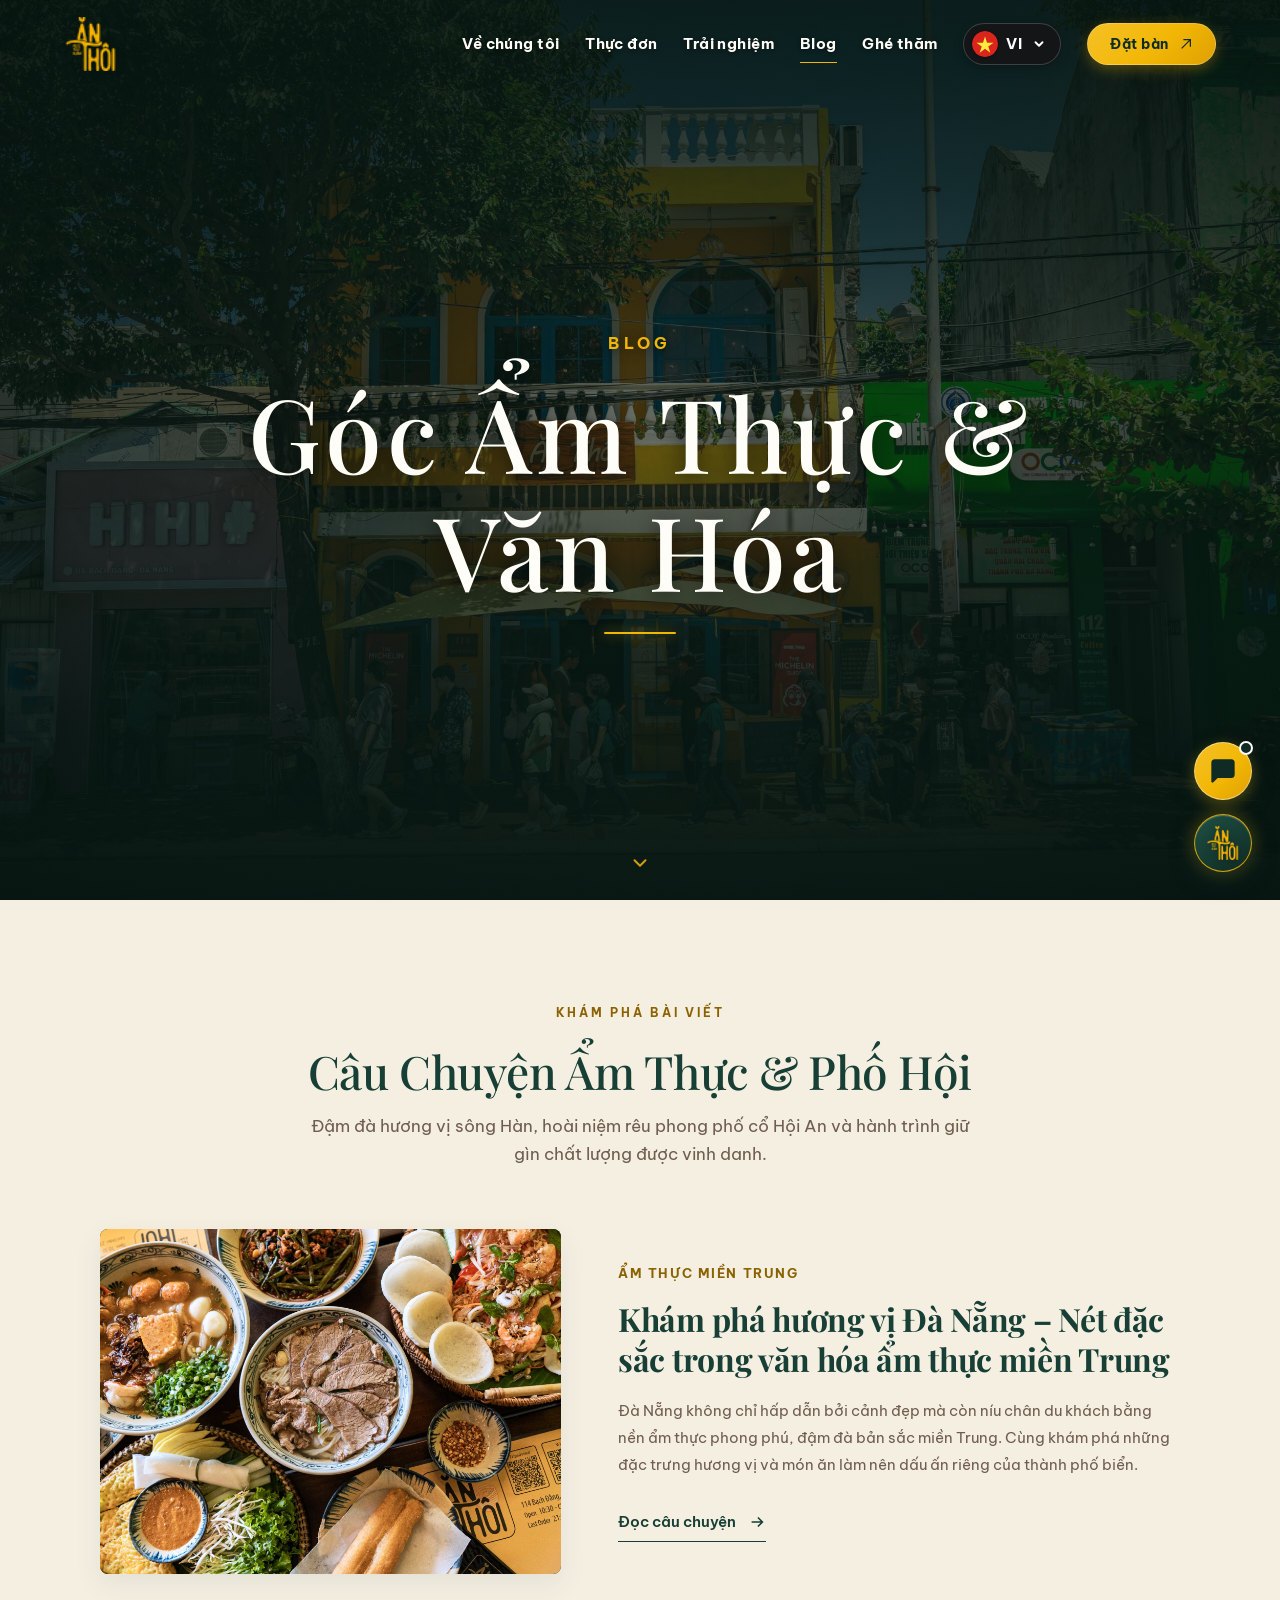
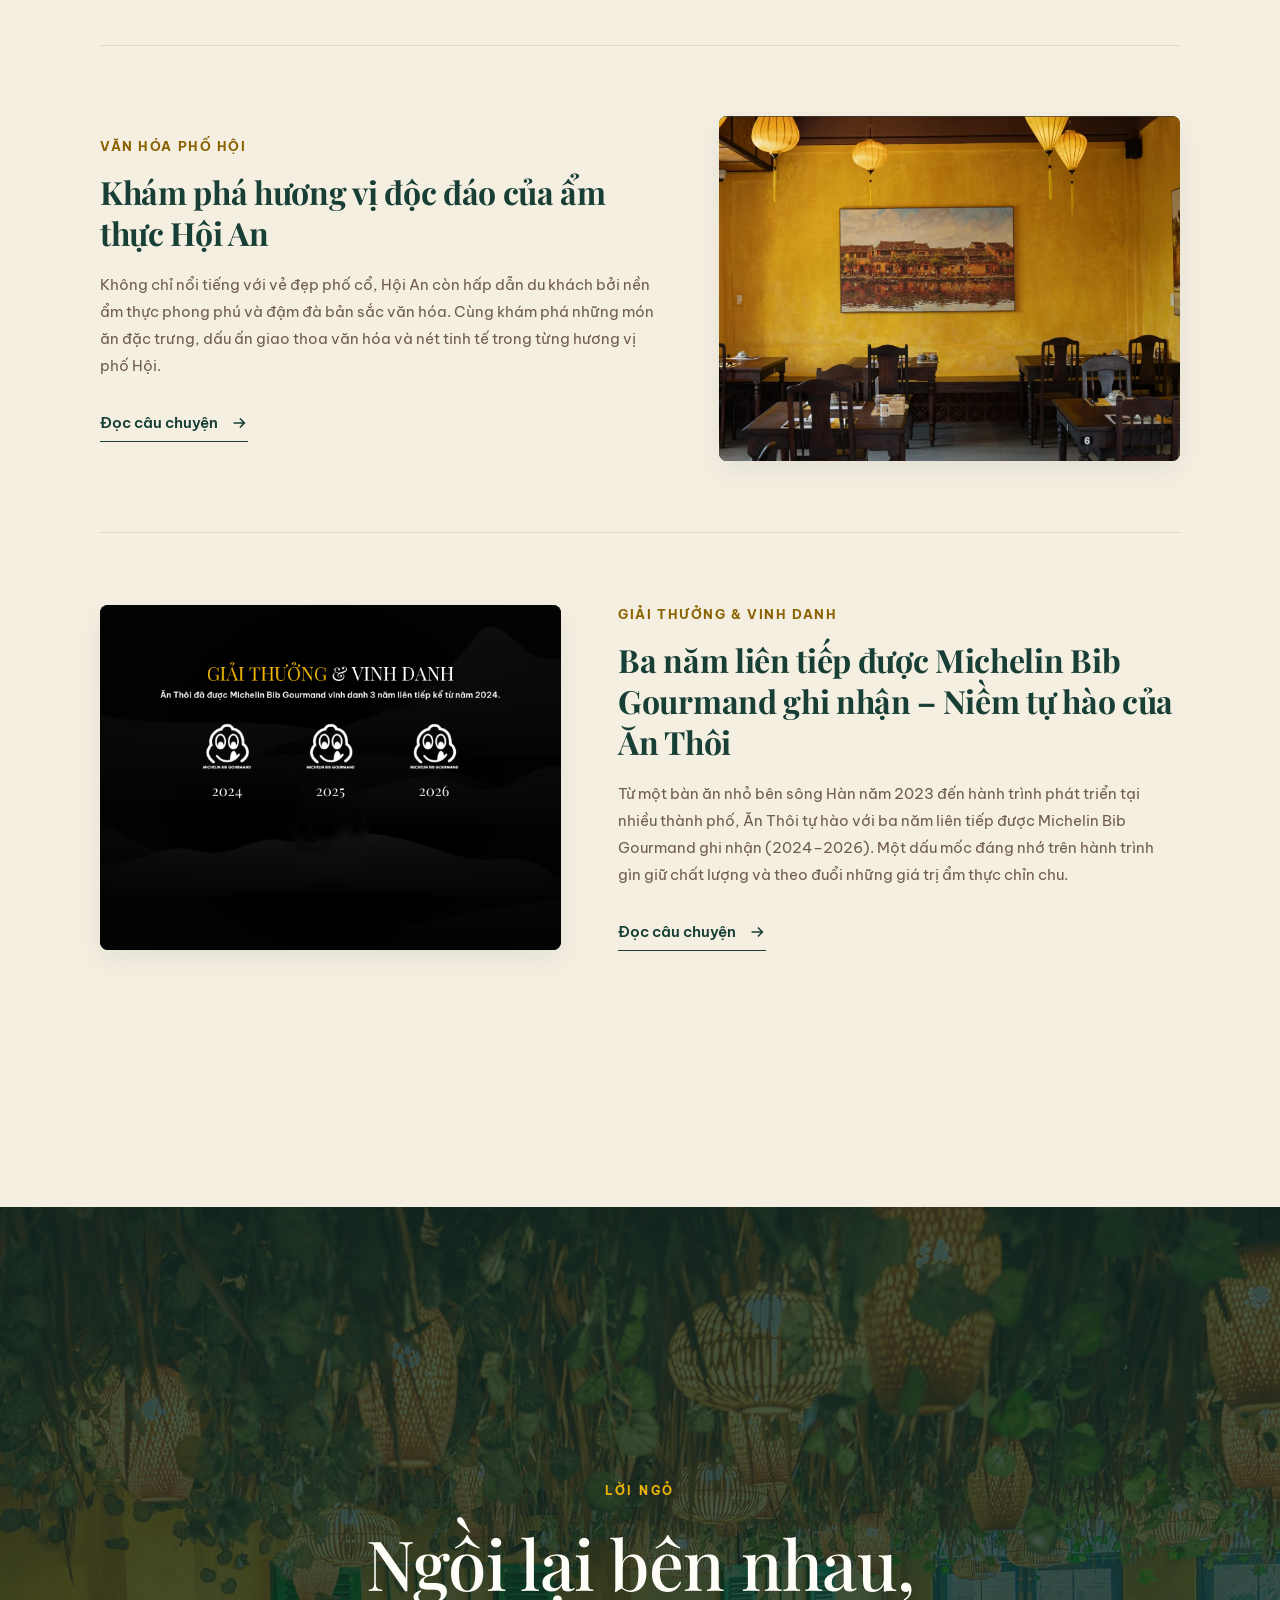
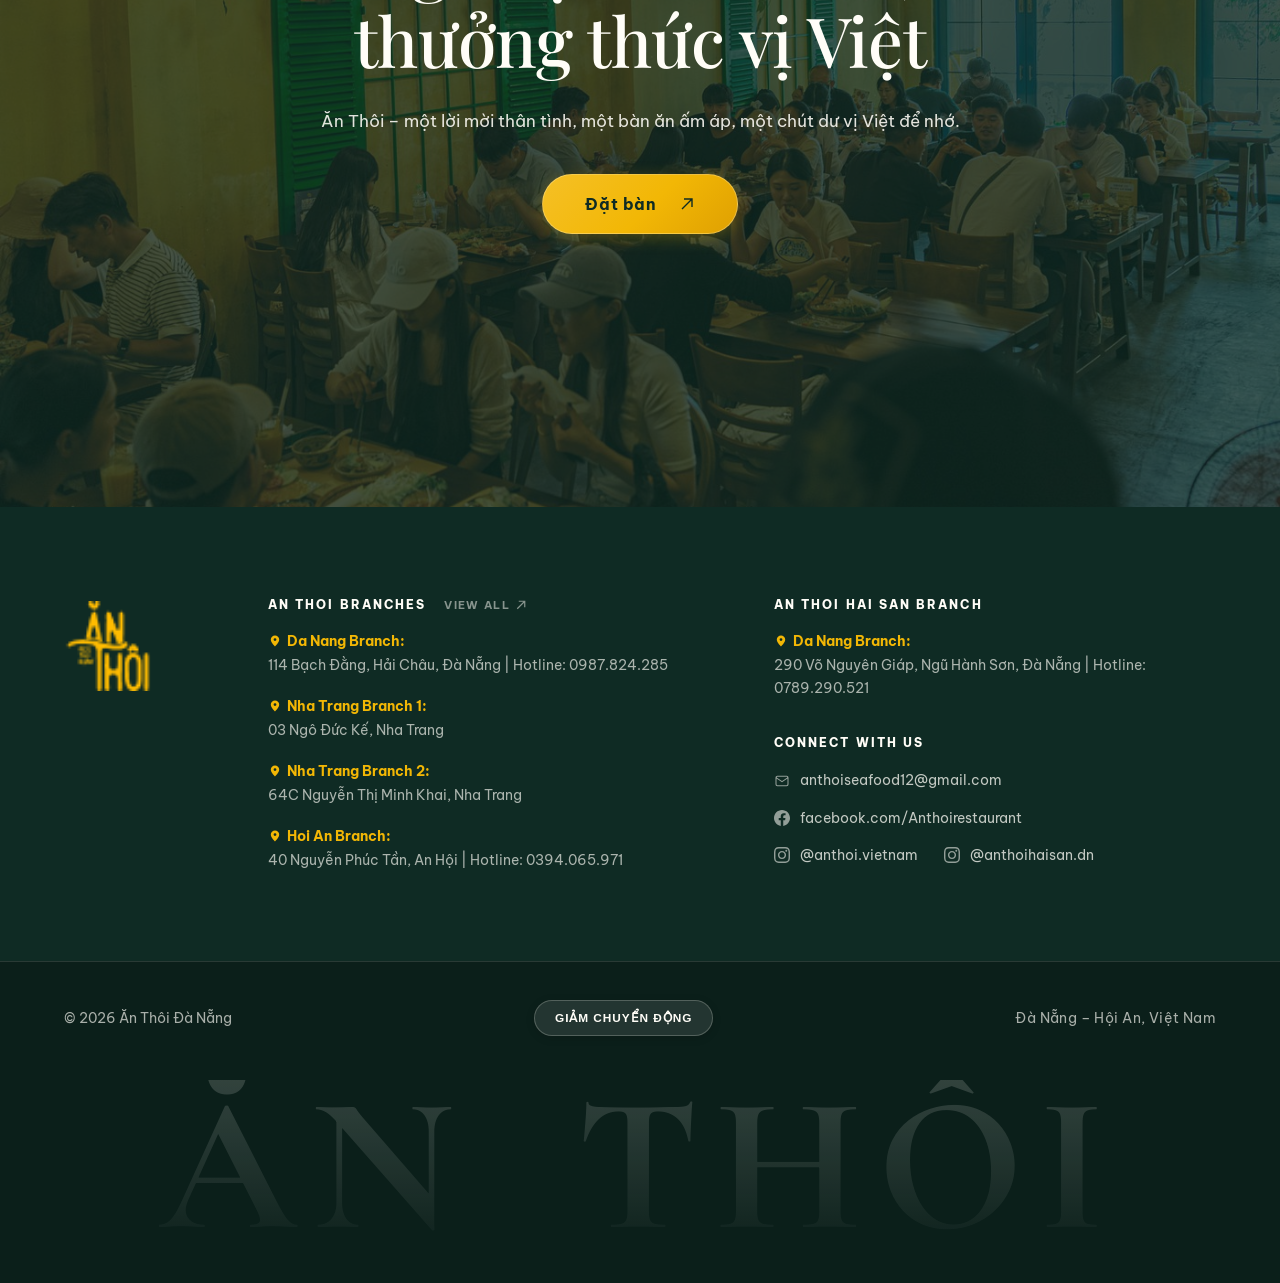
<file: blog.html>
<!DOCTYPE html>
<html lang="vi">
<head>
<meta charset="utf-8">
<meta name="viewport" content="width=device-width,initial-scale=1">
<title>Blog - Ăn Thôi | Ký Ức & Văn Hóa Ẩm Thực Miền Trung</title>
<meta name="description" content="Khám phá góc nhìn ẩm thực, những câu chuyện văn hóa miền Trung và hành trình trân quý từng bữa ăn tại Ăn Thôi.">
<link rel="icon" type="image/png" href="image/logo.png">
<link rel="apple-touch-icon" href="image/logo.png">
<link rel="preconnect" href="https://fonts.googleapis.com"><link rel="preconnect" href="https://fonts.gstatic.com" crossorigin>
<link href="https://fonts.googleapis.com/css2?family=Be+Vietnam+Pro:ital,wght@0,300;0,400;0,500;0,600;0,700;0,800;1,400;1,600&family=Cormorant+Garamond:ital,wght@0,500;0,600;0,700;1,500;1,600&family=Playfair+Display:ital,wght@0,400;0,500;0,600;0,700;0,800;0,900;1,400;1,500;1,600;1,700&display=swap" rel="stylesheet">
<link rel="stylesheet" href="css/style.css">
<link rel="stylesheet" href="css/chatbot.css">
<link rel="prefetch" href="bai-viet.html?id=danang">
<link rel="prefetch" href="bai-viet.html?id=hoian">
<link rel="prefetch" href="bai-viet.html?id=michelin">
</head>
<body>

<!-- HEADER -->
<header class="header"><div class="header__in">
  <a class="logo" href="index.html" aria-label="Ăn Thôi - về trang chủ"><img class="logo__img" src="image/logo.png" alt="Ăn Thôi"></a>
  <div class="header__r">
    <nav class="nav" aria-label="Điều hướng chính">
      <a href="ve-chung-toi.html" data-i18n="nav_about">Về chúng tôi</a>
      <a href="thuc-don.html" data-i18n="nav_menu">Thực đơn</a>
      <a href="trai-nghiem.html" data-i18n="nav_experience">Trải nghiệm</a>
      <a href="blog.html" aria-current="page" data-i18n="nav_blog">Blog</a>
      <a href="lien-he.html" data-i18n="nav_visit">Ghé thăm</a>
    </nav>
    <div class="lang-select" id="langSelect">
      <button type="button" class="lang-select__btn" id="langSelectBtn" aria-haspopup="listbox" aria-expanded="false" aria-label="Chọn ngôn ngữ">
        <span class="lang-select__current-flag">
          <svg viewBox="0 0 36 36" width="24" height="24" class="lang-flag" aria-hidden="true"><circle cx="18" cy="18" r="18" fill="#DA251D"/><polygon fill="#FFEB3B" points="18,7.5 20.8,16.1 29.8,16.1 22.5,21.4 25.3,30 18,24.7 10.7,30 13.5,21.4 6.2,16.1 15.2,16.1"/></svg>
        </span>
        <span class="lang-select__current-code">VI</span>
        <svg class="lang-select__arrow" viewBox="0 0 16 16" fill="none" stroke="currentColor" stroke-width="2.2" stroke-linecap="round" stroke-linejoin="round" aria-hidden="true"><path d="m4 6 4 4 4-4"/></svg>
      </button>
      <div class="lang-select__menu" id="langSelectMenu" role="listbox" aria-label="Danh sách ngôn ngữ">
        <button type="button" class="lang-select__option" role="option" data-lang="EN" aria-selected="false">
          <span class="lang-select__option-flag">
            <svg viewBox="0 0 36 36" width="26" height="26" class="lang-flag" aria-hidden="true"><clipPath id="uk-clip"><circle cx="18" cy="18" r="18"/></clipPath><g clip-path="url(#uk-clip)"><rect width="36" height="36" fill="#012169"/><path d="M0 0 L36 36 M36 0 L0 36" stroke="#fff" stroke-width="5"/><path d="M0 0 L36 36 M36 0 L0 36" stroke="#C8102E" stroke-width="2.5"/><path d="M18 0 V36 M0 18 H36" stroke="#fff" stroke-width="8"/><path d="M18 0 V36 M0 18 H36" stroke="#C8102E" stroke-width="4.8"/></g></svg>
          </span>
          <span class="lang-select__option-text">EN</span>
        </button>
        <button type="button" class="lang-select__option is-active" role="option" data-lang="VI" aria-selected="true">
          <span class="lang-select__option-flag">
            <svg viewBox="0 0 36 36" width="26" height="26" class="lang-flag" aria-hidden="true"><circle cx="18" cy="18" r="18" fill="#DA251D"/><polygon fill="#FFEB3B" points="18,7.5 20.8,16.1 29.8,16.1 22.5,21.4 25.3,30 18,24.7 10.7,30 13.5,21.4 6.2,16.1 15.2,16.1"/></svg>
          </span>
          <span class="lang-select__option-text">VI</span>
        </button>
        <button type="button" class="lang-select__option" role="option" data-lang="ZH" aria-selected="false">
          <span class="lang-select__option-flag">
            <svg viewBox="0 0 36 36" width="26" height="26" class="lang-flag" aria-hidden="true"><circle cx="18" cy="18" r="18" fill="#DE2910"/><polygon fill="#FFDE00" points="9,6 9.9,8.8 12.8,8.8 10.5,10.5 11.4,13.3 9,11.6 6.6,13.3 7.5,10.5 5.2,8.8 8.1,8.8"/><polygon fill="#FFDE00" points="15,5 15.3,6.1 16.4,6.1 15.5,6.7 15.9,7.8 15,7.1 14.1,7.8 14.4,6.7 13.6,6.1 14.7,6.1"/><polygon fill="#FFDE00" points="17.5,7.5 17.8,8.6 18.9,8.6 18,9.2 18.4,10.3 17.5,9.6 16.6,10.3 16.9,9.2 16.1,8.6 17.2,8.6"/><polygon fill="#FFDE00" points="17.5,12 17.8,13.1 18.9,13.1 18,13.7 18.4,14.8 17.5,14.1 16.6,14.8 16.9,13.7 16.1,13.1 17.2,13.1"/><polygon fill="#FFDE00" points="15,14.8 15.3,15.9 16.4,15.9 15.5,16.5 15.9,17.6 15,16.9 14.1,17.6 14.4,16.5 13.6,15.9 14.7,15.9"/></svg>
          </span>
          <span class="lang-select__option-text">ZH</span>
        </button>
        <button type="button" class="lang-select__option" role="option" data-lang="KO" aria-selected="false">
          <span class="lang-select__option-flag">
            <svg viewBox="0 0 36 36" width="26" height="26" class="lang-flag" aria-hidden="true"><circle cx="18" cy="18" r="18" fill="#FFFFFF"/><circle cx="18" cy="18" r="17.2" fill="none" stroke="rgba(0,0,0,0.12)" stroke-width="1"/><clipPath id="ko-clip"><circle cx="18" cy="18" r="7.5"/></clipPath><g clip-path="url(#ko-clip)"><rect x="10" y="10" width="16" height="8" fill="#CD2E3A"/><rect x="10" y="18" width="16" height="8" fill="#0047A0"/><circle cx="14.25" cy="18" r="3.75" fill="#CD2E3A"/><circle cx="21.75" cy="18" r="3.75" fill="#0047A0"/></g><path d="M7 8.5 L9.5 6 M8 9.5 L10.5 7 M9 10.5 L11.5 8" stroke="#111" stroke-width="1.2" stroke-linecap="round"/><path d="M26.5 8.5 L29 6 M25.5 9.5 L28 7 M24.5 10.5 L27 8" stroke="#111" stroke-width="1.2" stroke-linecap="round"/><path d="M7 27.5 L9.5 30 M8 26.5 L10.5 29 M9 25.5 L11.5 28" stroke="#111" stroke-width="1.2" stroke-linecap="round"/><path d="M26.5 27.5 L29 30 M25.5 26.5 L28 29 M24.5 25.5 L27 28" stroke="#111" stroke-width="1.2" stroke-linecap="round"/></svg>
          </span>
          <span class="lang-select__option-text">KO</span>
        </button>
        <button type="button" class="lang-select__option" role="option" data-lang="RU" aria-selected="false">
          <span class="lang-select__option-flag">
            <svg viewBox="0 0 36 36" width="26" height="26" class="lang-flag" aria-hidden="true"><clipPath id="ru-clip"><circle cx="18" cy="18" r="18"/></clipPath><g clip-path="url(#ru-clip)"><rect width="36" height="12" y="0" fill="#FFFFFF"/><rect width="36" height="12" y="12" fill="#0039A6"/><rect width="36" height="12" y="24" fill="#D52B1E"/><circle cx="18" cy="18" r="17.2" fill="none" stroke="rgba(0,0,0,0.1)" stroke-width="1"/></g></svg>
          </span>
          <span class="lang-select__option-text">RU</span>
        </button>
      </div>
    </div>
    <a class="btn" href="dat-ban.html"><span data-i18n="btn_book">Đặt bàn</span><svg viewBox="0 0 16 16" fill="none" stroke="currentColor" stroke-width="1.4" aria-hidden="true"><path d="M3 13 13 3M5 3h8v8"/></svg></a>
    <button class="burger" aria-expanded="false" aria-controls="menu" aria-label="Mở menu"><i></i><i></i><i></i></button>
  </div>
</div></header>

<!-- MOBILE DRAWER -->
<div class="drawer" id="menu" aria-hidden="true">
  <div class="drawer__bg"></div>
  <aside class="drawer__panel" aria-label="Menu">
    <div class="drawer__top"><a class="logo" href="index.html"><img class="logo__img" src="image/logo.png" alt="Ăn Thôi"></a><button class="drawer__close" type="button" aria-label="Đóng menu"><svg viewBox="0 0 20 20" fill="none" stroke="currentColor" stroke-width="1.5" aria-hidden="true"><path d="M4 4l12 12M16 4 4 16"/></svg></button></div>
    <nav class="drawer__nav" aria-label="Menu chính">
      <a href="ve-chung-toi.html"><span data-i18n="nav_about">Về chúng tôi</span><svg viewBox="0 0 20 20" fill="none" stroke="currentColor" stroke-width="1.4" aria-hidden="true"><path d="M3 10h14M11 4l6 6-6 6"/></svg></a>
      <a href="thuc-don.html"><span data-i18n="nav_menu">Thực đơn</span><svg viewBox="0 0 20 20" fill="none" stroke="currentColor" stroke-width="1.4" aria-hidden="true"><path d="M3 10h14M11 4l6 6-6 6"/></svg></a>
      <a href="trai-nghiem.html"><span data-i18n="nav_experience">Trải nghiệm</span><svg viewBox="0 0 20 20" fill="none" stroke="currentColor" stroke-width="1.4" aria-hidden="true"><path d="M3 10h14M11 4l6 6-6 6"/></svg></a>
      <a href="blog.html" aria-current="page"><span data-i18n="nav_blog">Blog</span><svg viewBox="0 0 20 20" fill="none" stroke="currentColor" stroke-width="1.4" aria-hidden="true"><path d="M3 10h14M11 4l6 6-6 6"/></svg></a>
      <a href="lien-he.html"><span data-i18n="nav_visit">Ghé thăm</span><svg viewBox="0 0 20 20" fill="none" stroke="currentColor" stroke-width="1.4" aria-hidden="true"><path d="M3 10h14M11 4l6 6-6 6"/></svg></a>
    </nav>
    <div class="drawer__foot"><a class="btn btn--wide" href="dat-ban.html"><span data-i18n="btn_book">Đặt bàn</span><svg viewBox="0 0 16 16" fill="none" stroke="currentColor" stroke-width="1.4" aria-hidden="true"><path d="M3 13 13 3M5 3h8v8"/></svg></a></div>
  </aside>
</div>

<main>
<!-- HERO BANNER -->
<section class="page-top page-top--blog" aria-label="Blog Ăn Thôi">
  <div class="page-top__bg" aria-hidden="true"></div>
  <div class="wrap page-top__wrap reveal">
    <p class="eyebrow" data-i18n="nav_blog">Blog</p>
    <h1 data-i18n="blog_hero_title">Góc Ẩm Thực &amp; Văn Hóa</h1>
    <div class="page-top__divider" aria-hidden="true"></div>
  </div>
  <a href="#blog-list" class="page-top__scroll" aria-label="Cuộn xuống danh sách bài viết">
    <svg viewBox="0 0 24 24" fill="none" stroke="currentColor" stroke-width="2.2" stroke-linecap="round" stroke-linejoin="round" aria-hidden="true">
      <polyline points="6 9 12 15 18 9"></polyline>
    </svg>
  </a>
</section>

<!-- BLOG CONTENT SECTION -->
<section class="blog-sec wrap" id="blog-list">
  
  <!-- Section Introduction & Category Chips -->
  <div class="blog-sec__top reveal">
    <p class="eyebrow" data-i18n="blog_sec_eyebrow">KHÁM PHÁ BÀI VIẾT</p>
    <h2 class="blog-sec__title" data-i18n="blog_sec_title">Câu Chuyện Ẩm Thực &amp; Phố Hội</h2>
    <p class="blog-sec__desc" data-i18n="blog_sec_desc">Đậm đà hương vị sông Hàn, hoài niệm rêu phong phố cổ Hội An và hành trình giữ gìn chất lượng được vinh danh.</p>
  </div>

    <!-- BLOG STORY LIST (ROW LAYOUT - INSPIRATION FROM REFERENCE DESIGN) -->
  <div class="blog-story-list" id="blog-story-list">

    <!-- STORY 1: ĐÀ NẴNG -->
    <article class="blog-story reveal" data-id="danang">
      <a class="blog-story__media" href="bai-viet.html?id=danang" aria-label="Khám phá hương vị Đà Nẵng">
        <img src="image/blog/blog-danang-cover.png" alt="Khám phá hương vị Đà Nẵng – nét đặc sắc trong văn hóa ẩm thực miền Trung" loading="lazy">
      </a>
      <div class="blog-story__body">
        <p class="blog-story__cat" data-i18n="blog_cat_danang">ẨM THỰC MIỀN TRUNG</p>
        <h3 class="blog-story__title">
          <a href="bai-viet.html?id=danang" data-i18n="blog_story1_title">Khám phá hương vị Đà Nẵng – Nét đặc sắc trong văn hóa ẩm thực miền Trung</a>
        </h3>
        <p class="blog-story__excerpt" data-i18n="blog_story1_excerpt">Đà Nẵng không chỉ hấp dẫn bởi cảnh đẹp mà còn níu chân du khách bằng nền ẩm thực phong phú, đậm đà bản sắc miền Trung. Cùng khám phá những đặc trưng hương vị và món ăn làm nên dấu ấn riêng của thành phố biển.</p>
        <div class="blog-story__action">
          <a class="blog-story__link" href="bai-viet.html?id=danang">
            <span data-i18n="blog_read_story">Đọc câu chuyện</span>
            <svg viewBox="0 0 20 20" fill="none" stroke="currentColor" stroke-width="1.8" aria-hidden="true">
              <path d="M4 10h12M11 5l5 5-5 5"/>
            </svg>
          </a>
        </div>
      </div>
    </article>

    <!-- STORY 2: HỘI AN -->
    <article class="blog-story blog-story--rev reveal" data-id="hoian">
      <a class="blog-story__media" href="bai-viet.html?id=hoian" aria-label="Khám phá hương vị độc đáo của ẩm thực Hội An">
        <img src="image/blog/blog-hoian-cover.png" alt="Khám phá hương vị độc đáo của ẩm thực Hội An" loading="lazy">
      </a>
      <div class="blog-story__body">
        <p class="blog-story__cat" data-i18n="blog_cat_hoian">VĂN HÓA PHỐ HỘI</p>
        <h3 class="blog-story__title">
          <a href="bai-viet.html?id=hoian" data-i18n="blog_story2_title">Khám phá hương vị độc đáo của ẩm thực Hội An</a>
        </h3>
        <p class="blog-story__excerpt">
          Không chỉ nổi tiếng với vẻ đẹp phố cổ, Hội An còn hấp dẫn du khách bởi nền ẩm thực phong phú và đậm đà bản sắc văn hóa. Cùng khám phá những món ăn đặc trưng, dấu ấn giao thoa văn hóa và nét tinh tế trong từng hương vị phố Hội.
        </p>
        <div class="blog-story__action">
          <a class="blog-story__link" href="bai-viet.html?id=hoian">
            <span data-i18n="blog_read_story">Đọc câu chuyện</span>
            <svg viewBox="0 0 20 20" fill="none" stroke="currentColor" stroke-width="1.8" aria-hidden="true">
              <path d="M4 10h12M11 5l5 5-5 5"/>
            </svg>
          </a>
        </div>
      </div>
    </article>

    <!-- STORY 3: MICHELIN BIB GOURMAND -->
    <article class="blog-story reveal" data-id="michelin">
      <a class="blog-story__media" href="bai-viet.html?id=michelin" aria-label="Ba năm liên tiếp được Michelin Bib Gourmand ghi nhận">
        <img src="image/blog/blog-michelin-cover.png" alt="Ba năm liên tiếp được Michelin Bib Gourmand ghi nhận – Dấu ấn của sự bền bỉ" loading="lazy">
      </a>
      <div class="blog-story__body">
        <p class="blog-story__cat" data-i18n="blog_cat_michelin">GIẢI THƯỞNG & VINH DANH</p>
        <h3 class="blog-story__title">
          <a href="bai-viet.html?id=michelin" data-i18n="blog_story3_title">Ba năm liên tiếp được Michelin Bib Gourmand ghi nhận – Niềm tự hào của Ăn Thôi</a>
        </h3>
        <p class="blog-story__excerpt">
          Từ một bàn ăn nhỏ bên sông Hàn năm 2023 đến hành trình phát triển tại nhiều thành phố, Ăn Thôi tự hào với ba năm liên tiếp được Michelin Bib Gourmand ghi nhận (2024–2026). Một dấu mốc đáng nhớ trên hành trình gìn giữ chất lượng và theo đuổi những giá trị ẩm thực chỉn chu.
        </p>
        <div class="blog-story__action">
          <a class="blog-story__link" href="bai-viet.html?id=michelin">
            <span data-i18n="blog_read_story">Đọc câu chuyện</span>
            <svg viewBox="0 0 20 20" fill="none" stroke="currentColor" stroke-width="1.8" aria-hidden="true">
              <path d="M4 10h12M11 5l5 5-5 5"/>
            </svg>
          </a>
        </div>
      </div>
    </article>

  </div>
</section>

<!-- CALL TO ACTION BANNER -->
<section class="cta" aria-label="Khởi đầu bữa ăn ấm cúng">
  <div class="media"><img src="image/baukhongkhi.jpg" alt="Không gian ấm cúng tại Ăn Thôi" loading="lazy"></div>
  <div class="wrap reveal" style="position:relative;z-index:2">
    <p class="eyebrow" data-i18n="intro_eyebrow">Lời ngỏ</p>
    <h2 style="color:var(--ivory);margin-bottom:28px">Ngồi lại bên nhau, thưởng thức vị Việt</h2>
    <p class="lead" style="color:rgba(255,253,247,.88);max-width:680px;margin-inline:auto;margin-bottom:38px">Ăn Thôi – một lời mời thân tình, một bàn ăn ấm áp, một chút dư vị Việt để nhớ.</p>
    <p><a class="btn btn--lg" href="dat-ban.html"><span data-i18n="btn_book">Đặt bàn</span><svg viewBox="0 0 16 16" fill="none" stroke="currentColor" stroke-width="1.4" aria-hidden="true"><path d="M3 13 13 3M5 3h8v8"/></svg></a></p>
  </div>
</section>
</main>

<!-- FOOTER -->
<footer class="footer" role="contentinfo">
  <div class="footer__main wrap">
    <div class="footer__grid">

      <!-- COL 1: Logo -->
      <div class="footer__col footer__col--logo">
        <a class="footer__logo" href="index.html" aria-label="Ăn Thôi – Trang chủ">
          <img src="image/logo.png" alt="Ăn Thôi" width="80" height="80">
        </a>
      </div>

      <!-- COL 2: AN THOI BRANCHES -->
      <div class="footer__col">
        <div class="footer__col-head">
          <h4 class="footer__heading" data-i18n="footer_branches">AN THOI BRANCHES</h4>
          <a class="footer__view-all" href="index.html#he-thong-nha-hang"><span data-i18n="view_all">VIEW ALL</span> <svg viewBox="0 0 16 16" fill="none" stroke="currentColor" stroke-width="1.6" aria-hidden="true"><path d="M3 13 13 3M5 3h8v8"/></svg></a>
        </div>
        <ul class="footer__branch-list">
          <li>
            <span class="footer__branch-name">
              <svg class="footer__pin" viewBox="0 0 20 20" fill="currentColor" aria-hidden="true"><path fill-rule="evenodd" d="M10 2a6 6 0 0 0-6 6c0 4.418 6 10 6 10s6-5.582 6-10a6 6 0 0 0-6-6Zm0 8a2 2 0 1 1 0-4 2 2 0 0 1 0 4Z" clip-rule="evenodd"/></svg>
              <span data-i18n="branch_da_nang">Da Nang Branch:</span>
            </span>
            114 Bạch Đằng, Hải Châu, Đà Nẵng | Hotline: 0987.824.285
          </li>
          <li>
            <span class="footer__branch-name">
              <svg class="footer__pin" viewBox="0 0 20 20" fill="currentColor" aria-hidden="true"><path fill-rule="evenodd" d="M10 2a6 6 0 0 0-6 6c0 4.418 6 10 6 10s6-5.582 6-10a6 6 0 0 0-6-6Zm0 8a2 2 0 1 1 0-4 2 2 0 0 1 0 4Z" clip-rule="evenodd"/></svg>
              <span data-i18n="branch_nt1">Nha Trang Branch 1:</span>
            </span>
            03 Ngô Đức Kế, Nha Trang
          </li>
          <li>
            <span class="footer__branch-name">
              <svg class="footer__pin" viewBox="0 0 20 20" fill="currentColor" aria-hidden="true"><path fill-rule="evenodd" d="M10 2a6 6 0 0 0-6 6c0 4.418 6 10 6 10s6-5.582 6-10a6 6 0 0 0-6-6Zm0 8a2 2 0 1 1 0-4 2 2 0 0 1 0 4Z" clip-rule="evenodd"/></svg>
              <span data-i18n="branch_nt2">Nha Trang Branch 2:</span>
            </span>
            64C Nguyễn Thị Minh Khai, Nha Trang
          </li>
          <li>
            <span class="footer__branch-name">
              <svg class="footer__pin" viewBox="0 0 20 20" fill="currentColor" aria-hidden="true"><path fill-rule="evenodd" d="M10 2a6 6 0 0 0-6 6c0 4.418 6 10 6 10s6-5.582 6-10a6 6 0 0 0-6-6Zm0 8a2 2 0 1 1 0-4 2 2 0 0 1 0 4Z" clip-rule="evenodd"/></svg>
              <span data-i18n="branch_hoian">Hoi An Branch:</span>
            </span>
            40 Nguyễn Phúc Tần, An Hội | Hotline: 0394.065.971
          </li>
        </ul>
      </div>

      <!-- COL 3: AN THOI HAI SAN + CONNECT -->
      <div class="footer__col">
        <h4 class="footer__heading" data-i18n="footer_haisan">AN THOI HAI SAN BRANCH</h4>
        <ul class="footer__branch-list">
          <li>
            <span class="footer__branch-name">
              <svg class="footer__pin" viewBox="0 0 20 20" fill="currentColor" aria-hidden="true"><path fill-rule="evenodd" d="M10 2a6 6 0 0 0-6 6c0 4.418 6 10 6 10s6-5.582 6-10a6 6 0 0 0-6-6Zm0 8a2 2 0 1 1 0-4 2 2 0 0 1 0 4Z" clip-rule="evenodd"/></svg>
              <span data-i18n="branch_da_nang">Da Nang Branch:</span>
            </span>
            290 Võ Nguyên Giáp, Ngũ Hành Sơn, Đà Nẵng | Hotline: 0789.290.521
          </li>
        </ul>

        <h4 class="footer__heading footer__heading--connect" data-i18n="footer_connect">CONNECT WITH US</h4>
        <ul class="footer__connect-list">
          <li>
            <svg class="footer__icon" viewBox="0 0 24 24" fill="none" stroke="currentColor" stroke-width="1.6" aria-hidden="true"><rect x="3" y="5" width="18" height="14" rx="2"/><path d="m3 7 9 6 9-6"/></svg>
            <a href="mailto:anthoiseafood12@gmail.com">anthoiseafood12@gmail.com</a>
          </li>
          <li>
            <svg class="footer__icon" viewBox="0 0 24 24" fill="currentColor" aria-hidden="true"><path d="M24 12.073c0-6.627-5.373-12-12-12s-12 5.373-12 12c0 5.99 4.388 10.954 10.125 11.854v-8.385H7.078v-3.47h3.047V9.43c0-3.007 1.792-4.669 4.533-4.669 1.312 0 2.686.235 2.686.235v2.953H15.83c-1.491 0-1.956.925-1.956 1.874v2.25h3.328l-.532 3.47h-2.796v8.385C19.612 23.027 24 18.062 24 12.073z"/></svg>
            <a href="https://www.facebook.com/Anthoirestaurant" target="_blank" rel="noopener">facebook.com/Anthoirestaurant</a>
          </li>
          <li>
            <svg class="footer__icon" viewBox="0 0 24 24" fill="currentColor" aria-hidden="true"><path d="M12 2.163c3.204 0 3.584.012 4.85.07 3.252.148 4.771 1.691 4.919 4.919.058 1.265.069 1.645.069 4.849 0 3.205-.012 3.584-.069 4.849-.149 3.225-1.664 4.771-4.919 4.919-1.266.058-1.644.07-4.85.07-3.204 0-3.584-.012-4.849-.07-3.26-.149-4.771-1.699-4.919-4.92-.058-1.265-.07-1.644-.07-4.849 0-3.204.013-3.583.07-4.849.149-3.227 1.664-4.771 4.919-4.919 1.266-.057 1.645-.069 4.849-.069zm0-2.163c-3.259 0-3.667.014-4.947.072-4.358.2-6.78 2.618-6.98 6.98-.059 1.281-.073 1.689-.073 4.948 0 3.259.014 3.668.072 4.948.2 4.358 2.618 6.78 6.98 6.98 1.281.058 1.689.072 4.948.072 3.259 0 3.668-.014 4.948-.072 4.354-.2 6.782-2.618 6.979-6.98.059-1.28.073-1.689.073-4.948 0-3.259-.014-3.667-.072-4.947-.196-4.354-2.617-6.78-6.979-6.98-1.281-.059-1.69-.073-4.949-.073zm0 5.838c-3.403 0-6.162 2.759-6.162 6.162s2.759 6.163 6.162 6.163 6.162-2.759 6.162-6.163c0-3.403-2.759-6.162-6.162-6.162zm0 10.162c-2.209 0-4-1.79-4-4 0-2.209 1.791-4 4-4s4 1.791 4 4c0 2.21-1.791 4-4 4zm6.406-11.845c-.796 0-1.441.645-1.441 1.44s.645 1.44 1.441 1.44c.795 0 1.439-.645 1.439-1.44s-.644-1.44-1.439-1.44z"/></svg>
            <a href="https://www.instagram.com/anthoi.vietnam/" target="_blank" rel="noopener">@anthoi.vietnam</a>
            &nbsp;&nbsp;
            <svg class="footer__icon" viewBox="0 0 24 24" fill="currentColor" aria-hidden="true"><path d="M12 2.163c3.204 0 3.584.012 4.85.07 3.252.148 4.771 1.691 4.919 4.919.058 1.265.069 1.645.069 4.849 0 3.205-.012 3.584-.069 4.849-.149 3.225-1.664 4.771-4.919 4.919-1.266.058-1.644.07-4.85.07-3.204 0-3.584-.012-4.849-.07-3.26-.149-4.771-1.699-4.919-4.92-.058-1.265-.07-1.644-.07-4.849 0-3.204.013-3.583.07-4.849.149-3.227 1.664-4.771 4.919-4.919 1.266-.057 1.645-.069 4.849-.069zm0-2.163c-3.259 0-3.667.014-4.947.072-4.358.2-6.78 2.618-6.98 6.98-.059 1.281-.073 1.689-.073 4.948 0 3.259.014 3.668.072 4.948.2 4.358 2.618 6.78 6.98 6.98 1.281.058 1.689.072 4.948.072 3.259 0 3.668-.014 4.948-.072 4.354-.2 6.782-2.618 6.979-6.98.059-1.28.073-1.689.073-4.948 0-3.259-.014-3.667-.072-4.947-.196-4.354-2.617-6.78-6.979-6.98-1.281-.059-1.69-.073-4.949-.073zm0 5.838c-3.403 0-6.162 2.759-6.162 6.162s2.759 6.163 6.162 6.163 6.162-2.759 6.162-6.163c0-3.403-2.759-6.162-6.162-6.162zm0 10.162c-2.209 0-4-1.79-4-4 0-2.209 1.791-4 4-4s4 1.791 4 4c0 2.21-1.791 4-4 4zm6.406-11.845c-.796 0-1.441.645-1.441 1.44s.645 1.44 1.441 1.44c.795 0 1.439-.645 1.439-1.44s-.644-1.44-1.439-1.44z"/></svg>
            <a href="https://www.instagram.com/anthoihaisan.dn/" target="_blank" rel="noopener">@anthoihaisan.dn</a>
          </li>
        </ul>
      </div>

    </div>
  </div>

      <!-- FOOTER BOTTOM AREA (THE HANGART STYLE) -->
  <div class="footer__bottom">
    <div class="wrap footer__bottom-in">

      <!-- Meta Row: Copyright | Action | Location -->
      <div class="footer__meta-row">
        <div class="footer__copyright" data-i18n="footer_copyright">
          © 2026 Ăn Thôi Đà Nẵng
        </div>

        <div class="footer__pills">
          <button class="footer__pill footer__pill--ghost" id="reduceMotion" type="button" aria-pressed="false"><span data-i18n="footer_rm">Giảm chuyển động</span></button>
        </div>

        <div class="footer__location" data-i18n="footer_location">
          Đà Nẵng – Hội An, Việt Nam
        </div>
      </div>

      <!-- GIANT BRAND WORDMARK WATERMARK (ĂN THÔI) -->
      <div class="footer__wordmark" aria-hidden="true">
        <span>ĂN THÔI</span>
      </div>
    </div>
  </div>
</footer>

<!-- FLOATING SOCIAL MEDIA MENU -->
<aside class="floating-social" id="floatingSocial" aria-label="Mạng xã hội Ăn Thôi">
  <div class="floating-social__items" id="floatingSocialItems" role="menu" aria-orientation="vertical" aria-hidden="true">
    <a href="https://www.facebook.com/Anthoirestaurant" target="_blank" rel="noopener noreferrer" class="floating-social__item floating-social__item--fb" role="menuitem" tabindex="-1" style="--i:1" aria-label="Facebook Ăn Thôi Restaurant">
      <span class="floating-social__tooltip">
        <strong class="floating-social__name">Facebook</strong>
        <span class="floating-social__sub">Ăn Thôi Restaurant</span>
      </span>
      <span class="floating-social__btn" aria-hidden="true">
        <svg viewBox="0 0 24 24" fill="currentColor" width="20" height="20">
          <path d="M24 12.073c0-6.627-5.373-12-12-12s-12 5.373-12 12c0 5.99 4.388 10.954 10.125 11.854v-8.385H7.078v-3.47h3.047V9.43c0-3.007 1.792-4.669 4.533-4.669 1.312 0 2.686.235 2.686.235v2.953H15.83c-1.491 0-1.956.925-1.956 1.874v2.25h3.328l-.532 3.47h-2.796v8.385C19.612 23.027 24 18.062 24 12.073z"/>
        </svg>
      </span>
    </a>

    <a href="https://www.instagram.com/anthoihaisan.dn/" target="_blank" rel="noopener noreferrer" class="floating-social__item floating-social__item--ins-food" role="menuitem" tabindex="-1" style="--i:2" aria-label="Instagram Ăn Thôi Hải Sản">
      <span class="floating-social__tooltip">
        <strong class="floating-social__name">Instagram • Hải Sản</strong>
        <span class="floating-social__sub">@anthoihaisan.dn</span>
      </span>
      <span class="floating-social__btn" aria-hidden="true">
        <svg viewBox="0 0 24 24" fill="currentColor" width="20" height="20">
          <path d="M12 2.163c3.204 0 3.584.012 4.85.07 3.252.148 4.771 1.691 4.919 4.919.058 1.265.069 1.645.069 4.849 0 3.205-.012 3.584-.069 4.849-.149 3.225-1.664 4.771-4.919 4.919-1.266.058-1.644.07-4.85.07-3.204 0-3.584-.012-4.849-.07-3.26-.149-4.771-1.699-4.919-4.92-.058-1.265-.07-1.644-.07-4.849 0-3.204.013-3.583.07-4.849.149-3.227 1.664-4.771 4.919-4.919 1.266-.057 1.645-.069 4.849-.069zm0-2.163c-3.259 0-3.667.014-4.947.072-4.358.2-6.78 2.618-6.98 6.98-.059 1.281-.073 1.689-.073 4.948 0 3.259.014 3.668.072 4.948.2 4.358 2.618 6.78 6.98 6.98 1.281.058 1.689.072 4.948.072 3.259 0 3.668-.014 4.948-.072 4.354-.2 6.782-2.618 6.979-6.98.059-1.28.073-1.689.073-4.948 0-3.259-.014-3.667-.072-4.947-.196-4.354-2.617-6.78-6.979-6.98-1.281-.059-1.69-.073-4.949-.073zm0 5.838c-3.403 0-6.162 2.759-6.162 6.162s2.759 6.163 6.162 6.163 6.162-2.759 6.162-6.163c0-3.403-2.759-6.162-6.162-6.162zm0 10.162c-2.209 0-4-1.79-4-4 0-2.209 1.791-4 4-4s4 1.791 4 4c0 2.21-1.791 4-4 4zm6.406-11.845c-.796 0-1.441.645-1.441 1.44s.645 1.44 1.441 1.44c.795 0 1.439-.645 1.439-1.44s-.644-1.44-1.439-1.44z"/>
        </svg>
      </span>
    </a>

    <a href="https://www.instagram.com/anthoi.vietnam/" target="_blank" rel="noopener noreferrer" class="floating-social__item floating-social__item--ins-space" role="menuitem" tabindex="-1" style="--i:3" aria-label="Instagram Ăn Thôi Vietnam">
      <span class="floating-social__tooltip">
        <strong class="floating-social__name">Instagram • Vietnam</strong>
        <span class="floating-social__sub">@anthoi.vietnam</span>
      </span>
      <span class="floating-social__btn" aria-hidden="true">
        <svg viewBox="0 0 24 24" fill="currentColor" width="20" height="20">
          <path d="M12 2.163c3.204 0 3.584.012 4.85.07 3.252.148 4.771 1.691 4.919 4.919.058 1.265.069 1.645.069 4.849 0 3.205-.012 3.584-.069 4.849-.149 3.225-1.664 4.771-4.919 4.919-1.266.058-1.644.07-4.85.07-3.204 0-3.584-.012-4.849-.07-3.26-.149-4.771-1.699-4.919-4.92-.058-1.265-.07-1.644-.07-4.849 0-3.204.013-3.583.07-4.849.149-3.227 1.664-4.771 4.919-4.919 1.266-.057 1.645-.069 4.849-.069zm0-2.163c-3.259 0-3.667.014-4.947.072-4.358.2-6.78 2.618-6.98 6.98-.059 1.281-.073 1.689-.073 4.948 0 3.259.014 3.668.072 4.948.2 4.358 2.618 6.78 6.98 6.98 1.281.058 1.689.072 4.948.072 3.259 0 3.668-.014 4.948-.072 4.354-.2 6.782-2.618 6.979-6.98.059-1.28.073-1.689.073-4.948 0-3.259-.014-3.667-.072-4.947-.196-4.354-2.617-6.78-6.979-6.98-1.281-.059-1.69-.073-4.949-.073zm0 5.838c-3.403 0-6.162 2.759-6.162 6.162s2.759 6.163 6.162 6.163 6.162-2.759 6.162-6.163c0-3.403-2.759-6.162-6.162-6.162zm0 10.162c-2.209 0-4-1.79-4-4 0-2.209 1.791-4 4-4s4 1.791 4 4c0 2.21-1.791 4-4 4zm6.406-11.845c-.796 0-1.441.645-1.441 1.44s.645 1.44 1.441 1.44c.795 0 1.439-.645 1.439-1.44s-.644-1.44-1.439-1.44z"/>
        </svg>
      </span>
    </a>
  </div>

  <button type="button" class="floating-social__toggle" id="floatingSocialToggle" aria-haspopup="true" aria-expanded="false" aria-controls="floatingSocialItems" aria-label="Mạng xã hội Ăn Thôi">
    <span class="floating-social__pulse" aria-hidden="true"></span>
    <span class="floating-social__ripple" aria-hidden="true"></span>
    <span class="floating-social__icons" aria-hidden="true">
      <img class="floating-social__logo" src="image/logo.png" alt="Ăn Thôi Logo" width="34" height="34">
      <svg class="floating-social__svg--close" viewBox="0 0 24 24" fill="none" stroke="currentColor" stroke-width="2.2" stroke-linecap="round" stroke-linejoin="round">
        <line x1="18" y1="6" x2="6" y2="18"></line>
        <line x1="6" y1="6" x2="18" y2="18"></line>
      </svg>
    </span>
  </button>
</aside>

<script src="js/assets-config.js"></script>
<script src="js/data.js"></script>
<script src="js/pages.js"></script>
<script src="js/i18n.js"></script>
<script src="js/script.js"></script>
<script src="js/chatbot-data.js" defer></script>
<script src="js/chatbot.js" defer></script>
<script>
// Tăng tốc chuyển trang tức thì khi rê chuột vào bài viết
document.addEventListener('DOMContentLoaded', function() {
  document.querySelectorAll('.blog-story a').forEach(function(el) {
    el.addEventListener('mouseenter', function() {
      var href = el.getAttribute('href');
      if (href && !document.querySelector('link[href="' + href + '"]')) {
        var l = document.createElement('link');
        l.rel = 'prefetch';
        l.href = href;
        document.head.appendChild(l);
      }
    }, { once: true });
  });
});
</script>
</body>
</html>
</file>
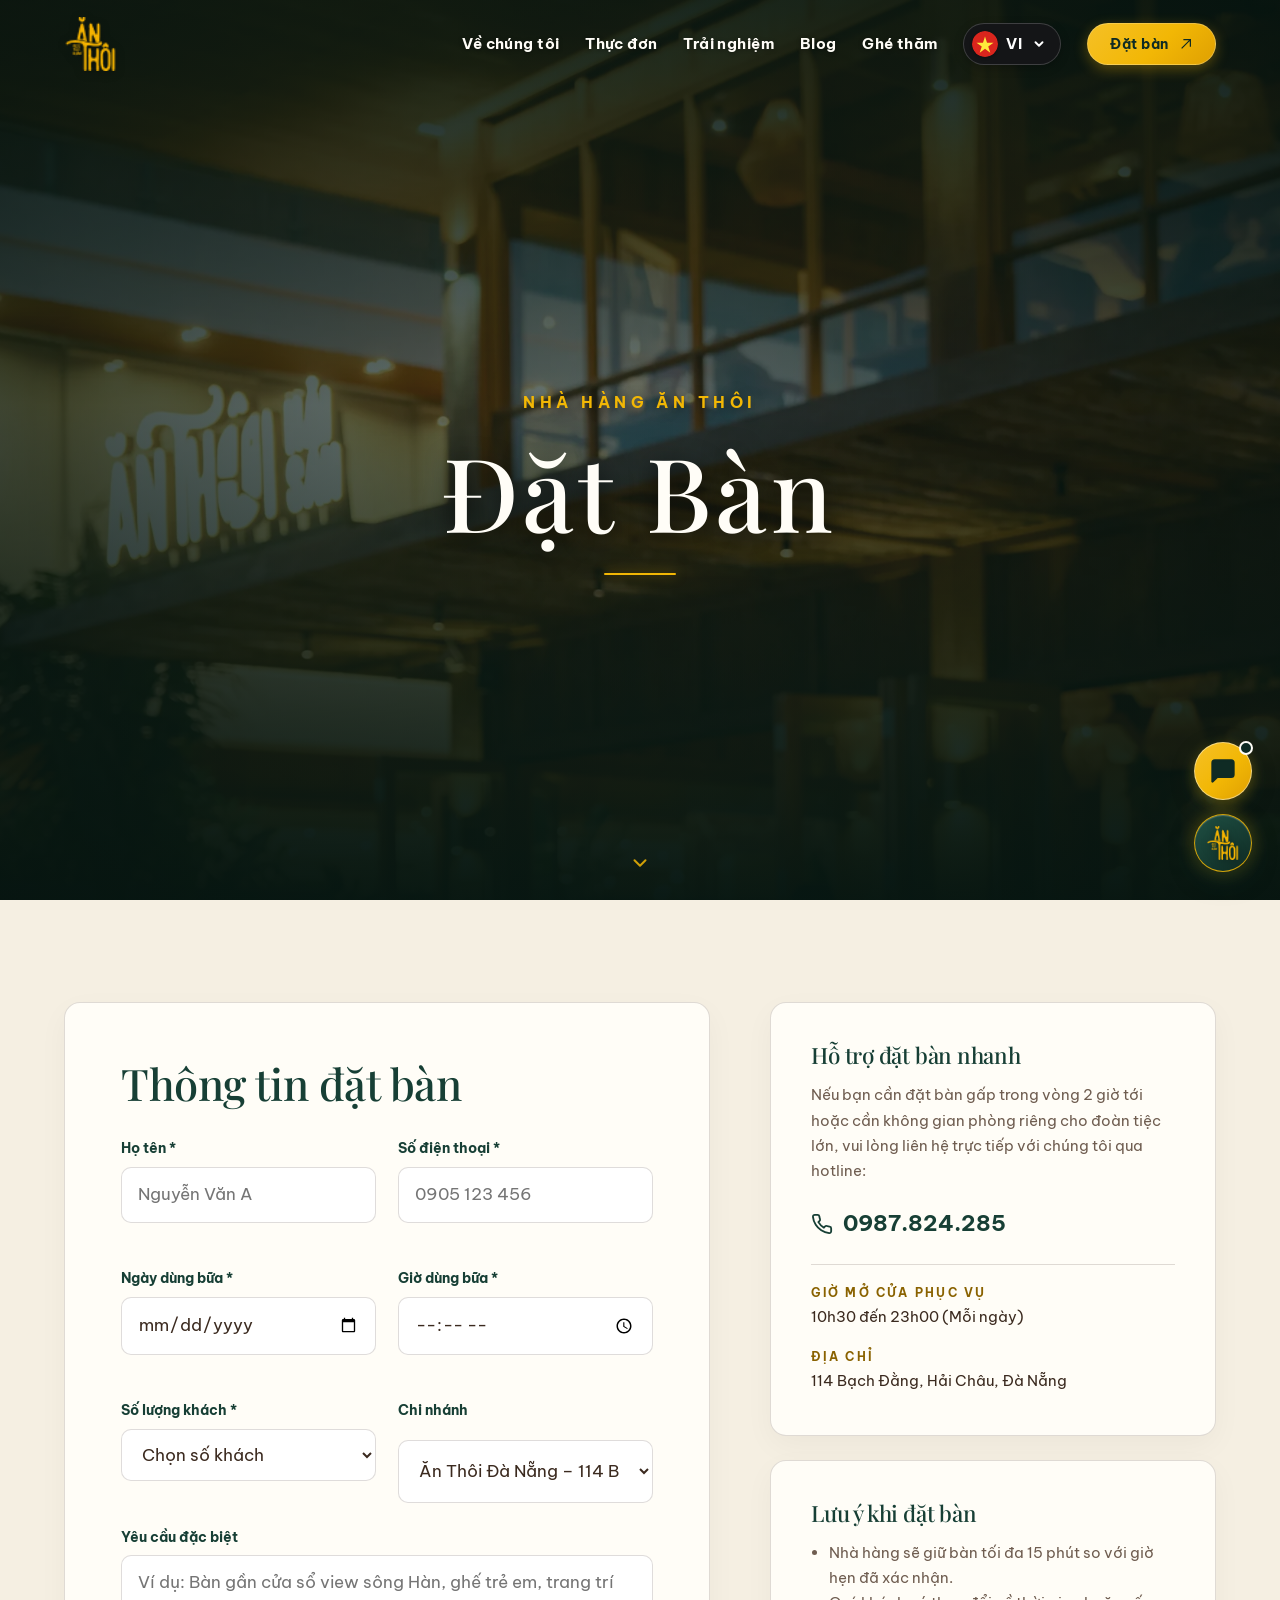
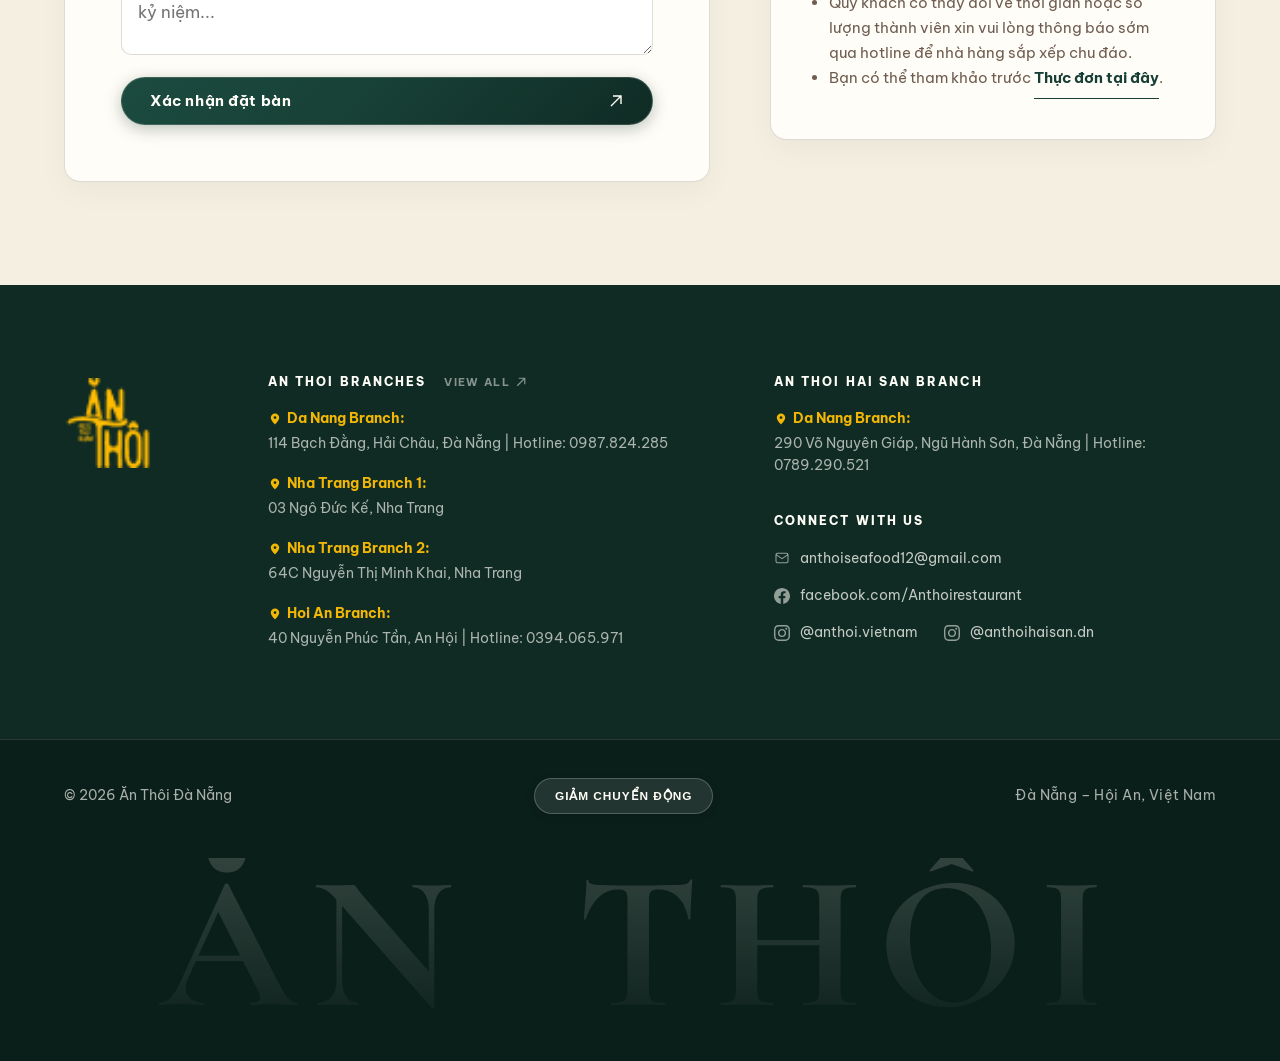
<file: dat-ban.html>
<!DOCTYPE html>
<html lang="vi">
<head>
<meta charset="utf-8">
<meta name="viewport" content="width=device-width,initial-scale=1">
<title>Đặt bàn - Ăn Thôi</title>
<meta name="description" content="Đặt bàn trực tuyến tại Nhà hàng Ăn Thôi - 114 Bạch Đằng, Đà Nẵng. Thưởng thức trọn vẹn ẩm thực Việt trong không gian ấm cúng bên dòng sông Hàn.">
<link rel="icon" type="image/png" href="image/logo.png">
<link rel="apple-touch-icon" href="image/logo.png">
<link rel="preconnect" href="https://fonts.googleapis.com"><link rel="preconnect" href="https://fonts.gstatic.com" crossorigin>
<link href="https://fonts.googleapis.com/css2?family=Be+Vietnam+Pro:ital,wght@0,300;0,400;0,500;0,600;0,700;0,800;1,400;1,600&family=Cormorant+Garamond:ital,wght@0,500;0,600;0,700;1,500;1,600&family=Playfair+Display:ital,wght@0,400;0,500;0,600;0,700;0,800;0,900;1,400;1,500;1,600;1,700&display=swap" rel="stylesheet">
<link rel="stylesheet" href="css/style.css">
<link rel="stylesheet" href="css/chatbot.css">
</head>
<body>
<header class="header"><div class="header__in">
  <a class="logo" href="index.html" aria-label="Ăn Thôi - về trang chủ"><img class="logo__img" src="image/logo.png" alt="Ăn Thôi"></a>
  <div class="header__r">
    <nav class="nav" aria-label="Điều hướng chính">
      <a href="ve-chung-toi.html" data-i18n="nav_about">Về chúng tôi</a>
      <a href="thuc-don.html" data-i18n="nav_menu">Thực đơn</a>
      <a href="trai-nghiem.html" data-i18n="nav_experience">Trải nghiệm</a>
      <a href="blog.html" data-i18n="nav_blog">Blog</a>
      <a href="lien-he.html" data-i18n="nav_visit">Ghé thăm</a>
    </nav>
    <div class="lang-select" id="langSelect">
      <button type="button" class="lang-select__btn" id="langSelectBtn" aria-haspopup="listbox" aria-expanded="false" aria-label="Chọn ngôn ngữ">
        <span class="lang-select__current-flag">
          <svg viewBox="0 0 36 36" width="24" height="24" class="lang-flag" aria-hidden="true"><circle cx="18" cy="18" r="18" fill="#DA251D"/><polygon fill="#FFEB3B" points="18,7.5 20.8,16.1 29.8,16.1 22.5,21.4 25.3,30 18,24.7 10.7,30 13.5,21.4 6.2,16.1 15.2,16.1"/></svg>
        </span>
        <span class="lang-select__current-code">VI</span>
        <svg class="lang-select__arrow" viewBox="0 0 16 16" fill="none" stroke="currentColor" stroke-width="2.2" stroke-linecap="round" stroke-linejoin="round" aria-hidden="true"><path d="m4 6 4 4 4-4"/></svg>
      </button>
      <div class="lang-select__menu" id="langSelectMenu" role="listbox" aria-label="Danh sách ngôn ngữ">
        <button type="button" class="lang-select__option" role="option" data-lang="EN" aria-selected="false">
          <span class="lang-select__option-flag">
            <svg viewBox="0 0 36 36" width="26" height="26" class="lang-flag" aria-hidden="true"><clipPath id="uk-clip"><circle cx="18" cy="18" r="18"/></clipPath><g clip-path="url(#uk-clip)"><rect width="36" height="36" fill="#012169"/><path d="M0 0 L36 36 M36 0 L0 36" stroke="#fff" stroke-width="5"/><path d="M0 0 L36 36 M36 0 L0 36" stroke="#C8102E" stroke-width="2.5"/><path d="M18 0 V36 M0 18 H36" stroke="#fff" stroke-width="8"/><path d="M18 0 V36 M0 18 H36" stroke="#C8102E" stroke-width="4.8"/></g></svg>
          </span>
          <span class="lang-select__option-text">EN</span>
        </button>
        <button type="button" class="lang-select__option is-active" role="option" data-lang="VI" aria-selected="true">
          <span class="lang-select__option-flag">
            <svg viewBox="0 0 36 36" width="26" height="26" class="lang-flag" aria-hidden="true"><circle cx="18" cy="18" r="18" fill="#DA251D"/><polygon fill="#FFEB3B" points="18,7.5 20.8,16.1 29.8,16.1 22.5,21.4 25.3,30 18,24.7 10.7,30 13.5,21.4 6.2,16.1 15.2,16.1"/></svg>
          </span>
          <span class="lang-select__option-text">VI</span>
        </button>
        <button type="button" class="lang-select__option" role="option" data-lang="ZH" aria-selected="false">
          <span class="lang-select__option-flag">
            <svg viewBox="0 0 36 36" width="26" height="26" class="lang-flag" aria-hidden="true"><circle cx="18" cy="18" r="18" fill="#DE2910"/><polygon fill="#FFDE00" points="9,6 9.9,8.8 12.8,8.8 10.5,10.5 11.4,13.3 9,11.6 6.6,13.3 7.5,10.5 5.2,8.8 8.1,8.8"/><polygon fill="#FFDE00" points="15,5 15.3,6.1 16.4,6.1 15.5,6.7 15.9,7.8 15,7.1 14.1,7.8 14.4,6.7 13.6,6.1 14.7,6.1"/><polygon fill="#FFDE00" points="17.5,7.5 17.8,8.6 18.9,8.6 18,9.2 18.4,10.3 17.5,9.6 16.6,10.3 16.9,9.2 16.1,8.6 17.2,8.6"/><polygon fill="#FFDE00" points="17.5,12 17.8,13.1 18.9,13.1 18,13.7 18.4,14.8 17.5,14.1 16.6,14.8 16.9,13.7 16.1,13.1 17.2,13.1"/><polygon fill="#FFDE00" points="15,14.8 15.3,15.9 16.4,15.9 15.5,16.5 15.9,17.6 15,16.9 14.1,17.6 14.4,16.5 13.6,15.9 14.7,15.9"/></svg>
          </span>
          <span class="lang-select__option-text">ZH</span>
        </button>
        <button type="button" class="lang-select__option" role="option" data-lang="KO" aria-selected="false">
          <span class="lang-select__option-flag">
            <svg viewBox="0 0 36 36" width="26" height="26" class="lang-flag" aria-hidden="true"><circle cx="18" cy="18" r="18" fill="#FFFFFF"/><circle cx="18" cy="18" r="17.2" fill="none" stroke="rgba(0,0,0,0.12)" stroke-width="1"/><clipPath id="ko-clip"><circle cx="18" cy="18" r="7.5"/></clipPath><g clip-path="url(#ko-clip)"><rect x="10" y="10" width="16" height="8" fill="#CD2E3A"/><rect x="10" y="18" width="16" height="8" fill="#0047A0"/><circle cx="14.25" cy="18" r="3.75" fill="#CD2E3A"/><circle cx="21.75" cy="18" r="3.75" fill="#0047A0"/></g><path d="M7 8.5 L9.5 6 M8 9.5 L10.5 7 M9 10.5 L11.5 8" stroke="#111" stroke-width="1.2" stroke-linecap="round"/><path d="M26.5 8.5 L29 6 M25.5 9.5 L28 7 M24.5 10.5 L27 8" stroke="#111" stroke-width="1.2" stroke-linecap="round"/><path d="M7 27.5 L9.5 30 M8 26.5 L10.5 29 M9 25.5 L11.5 28" stroke="#111" stroke-width="1.2" stroke-linecap="round"/><path d="M26.5 27.5 L29 30 M25.5 26.5 L28 29 M24.5 25.5 L27 28" stroke="#111" stroke-width="1.2" stroke-linecap="round"/></svg>
          </span>
          <span class="lang-select__option-text">KO</span>
        </button>
        <button type="button" class="lang-select__option" role="option" data-lang="RU" aria-selected="false">
          <span class="lang-select__option-flag">
            <svg viewBox="0 0 36 36" width="26" height="26" class="lang-flag" aria-hidden="true"><clipPath id="ru-clip"><circle cx="18" cy="18" r="18"/></clipPath><g clip-path="url(#ru-clip)"><rect width="36" height="12" y="0" fill="#FFFFFF"/><rect width="36" height="12" y="12" fill="#0039A6"/><rect width="36" height="12" y="24" fill="#D52B1E"/><circle cx="18" cy="18" r="17.2" fill="none" stroke="rgba(0,0,0,0.1)" stroke-width="1"/></g></svg>
          </span>
          <span class="lang-select__option-text">RU</span>
        </button>
      </div>
    </div>
    <a class="btn" href="dat-ban.html" aria-current="page"><span data-i18n="btn_book">Đặt bàn</span><svg viewBox="0 0 16 16" fill="none" stroke="currentColor" stroke-width="1.4" aria-hidden="true"><path d="M3 13 13 3M5 3h8v8"/></svg></a>
    <button class="burger" aria-expanded="false" aria-controls="menu" aria-label="Mở menu"><i></i><i></i><i></i></button>
  </div>
</div></header>
<div class="drawer" id="menu" aria-hidden="true">
  <div class="drawer__bg"></div>
  <aside class="drawer__panel" aria-label="Menu">
    <div class="drawer__top"><a class="logo" href="index.html"><img class="logo__img" src="image/logo.png" alt="Ăn Thôi"></a><button class="drawer__close" type="button" aria-label="Đóng menu"><svg viewBox="0 0 20 20" fill="none" stroke="currentColor" stroke-width="1.5" aria-hidden="true"><path d="M4 4l12 12M16 4 4 16"/></svg></button></div>
    <nav class="drawer__nav" aria-label="Menu chính">
      <a href="ve-chung-toi.html"><span data-i18n="nav_about">Về chúng tôi</span><svg viewBox="0 0 20 20" fill="none" stroke="currentColor" stroke-width="1.4" aria-hidden="true"><path d="M3 10h14M11 4l6 6-6 6"/></svg></a>
      <a href="thuc-don.html"><span data-i18n="nav_menu">Thực đơn</span><svg viewBox="0 0 20 20" fill="none" stroke="currentColor" stroke-width="1.4" aria-hidden="true"><path d="M3 10h14M11 4l6 6-6 6"/></svg></a>
      <a href="trai-nghiem.html"><span data-i18n="nav_experience">Trải nghiệm</span><svg viewBox="0 0 20 20" fill="none" stroke="currentColor" stroke-width="1.4" aria-hidden="true"><path d="M3 10h14M11 4l6 6-6 6"/></svg></a>
      <a href="blog.html"><span data-i18n="nav_blog">Blog</span><svg viewBox="0 0 20 20" fill="none" stroke="currentColor" stroke-width="1.4" aria-hidden="true"><path d="M3 10h14M11 4l6 6-6 6"/></svg></a>
      <a href="lien-he.html"><span data-i18n="nav_visit">Ghé thăm</span><svg viewBox="0 0 20 20" fill="none" stroke="currentColor" stroke-width="1.4" aria-hidden="true"><path d="M3 10h14M11 4l6 6-6 6"/></svg></a>
    </nav>
    <div class="drawer__foot"><a class="btn btn--wide" href="dat-ban.html"><span data-i18n="btn_book">Đặt bàn</span><svg viewBox="0 0 16 16" fill="none" stroke="currentColor" stroke-width="1.4" aria-hidden="true"><path d="M3 13 13 3M5 3h8v8"/></svg></a></div>
  </aside>
</div>
<main>
<section class="page-top page-top--booking" aria-label="Đặt bàn">
  <div class="page-top__bg" aria-hidden="true"></div>
  <div class="wrap page-top__wrap reveal">
    <p class="eyebrow" data-i18n="foot_brand_title">Nhà hàng Ăn Thôi</p>
    <h1 data-i18n="btn_book">Đặt Bàn</h1>
    <div class="page-top__divider" aria-hidden="true"></div>
  </div>
  <a href="#dat-ban-form" class="page-top__scroll" aria-label="Cuộn xuống form đặt bàn">
    <svg viewBox="0 0 24 24" fill="none" stroke="currentColor" stroke-width="2.2" stroke-linecap="round" stroke-linejoin="round" aria-hidden="true">
      <polyline points="6 9 12 15 18 9"></polyline>
    </svg>
  </a>
</section>

<section class="wrap book-sec" id="dat-ban-form">
  <div class="book-grid">
    <div class="book-form-wrap">
      <form class="form reveal" id="booking" novalidate>
        <h2>Thông tin đặt bàn</h2>
        <div class="field"><label for="name">Họ tên *</label><input id="name" name="name" autocomplete="name" placeholder="Nguyễn Văn A" required><span class="err" role="alert"></span></div>
        <div class="field"><label for="phone">Số điện thoại *</label><input id="phone" name="phone" type="tel" autocomplete="tel" placeholder="0905 123 456" required><span class="err" role="alert"></span></div>
        <div class="field"><label for="date">Ngày dùng bữa *</label><input id="date" name="date" type="date" required><span class="err" role="alert"></span></div>
        <div class="field"><label for="time">Giờ dùng bữa *</label><input id="time" name="time" type="time" required><span class="err" role="alert"></span></div>
        <div class="field"><label for="guests">Số lượng khách *</label><select id="guests" name="guests" required><option value="" data-i18n="opt_guests_ph">Chọn số khách</option><option value="1-2" data-i18n="opt_guests_1_2">1 - 2 khách</option><option value="3-4" data-i18n="opt_guests_3_4">3 - 4 khách</option><option value="5-6" data-i18n="opt_guests_5_6">5 - 6 khách</option><option value="7-10" data-i18n="opt_guests_7_10">7 - 10 khách</option><option value=">10" data-i18n="opt_guests_above_10">Trên 10 khách (tiệc / nhóm)</option></select><span class="err" role="alert"></span></div>
        <div class="field"><label for="branch">Chi nhánh</label><select id="branch" name="branch"><option value="Da Nang" selected>Ăn Thôi Đà Nẵng – 114 Bạch Đằng</option><option value="Nha Trang 1">Ăn Thôi Nha Trang 1 – 03 Ngô Đức Kế</option><option value="Nha Trang 2">Ăn Thôi Nha Trang 2 – 64C Nguyễn Thị Minh Khai</option><option value="Hoi An">Ăn Thôi Hội An – 40 Nguyễn Phúc Tần, An Hội</option><option value="Hai San Da Nang">Ăn Thôi Hải Sản – 290 Võ Nguyên Giáp</option></select></div>
        <div class="field full"><label for="note">Yêu cầu đặc biệt</label><textarea id="note" name="note" placeholder="Ví dụ: Bàn gần cửa sổ view sông Hàn, ghế trẻ em, trang trí kỷ niệm..."></textarea></div>
        <button class="btn btn--green" type="submit"><span>Xác nhận đặt bàn</span><svg viewBox="0 0 16 16" fill="none" stroke="currentColor" stroke-width="1.4" aria-hidden="true"><path d="M3 13 13 3M5 3h8v8"/></svg></button>
        <p class="form__ok" role="status" hidden>Đã ghi nhận yêu cầu đặt bàn! Ăn Thôi sẽ liên hệ qua số điện thoại của bạn trong ít phút để xác nhận.</p>
      </form>
    </div>

    <div class="book-side">
      <div class="book-card reveal">
        <h3>Hỗ trợ đặt bàn nhanh</h3>
        <p>Nếu bạn cần đặt bàn gấp trong vòng 2 giờ tới hoặc cần không gian phòng riêng cho đoàn tiệc lớn, vui lòng liên hệ trực tiếp với chúng tôi qua hotline:</p>
        <a class="phone-link" href="tel:0987824285">
          <svg width="22" height="22" viewBox="0 0 24 24" fill="none" stroke="currentColor" stroke-width="2" aria-hidden="true"><path d="M22 16.92v3a2 2 0 0 1-2.18 2 19.79 19.79 0 0 1-8.63-3.07 19.5 19.5 0 0 1-6-6 19.79 19.79 0 0 1-3.07-8.67A2 2 0 0 1 4.11 2h3a2 2 0 0 1 2 1.72 12.84 12.84 0 0 0 .7 2.81 2 2 0 0 1-.45 2.11L8.09 9.91a16 16 0 0 0 6 6l1.27-1.27a2 2 0 0 1 2.11-.45 12.84 12.84 0 0 0 2.81.7A2 2 0 0 1 22 16.92z"/></svg>
          <span>0987.824.285</span>
        </a>
        <dl>
          <div>
            <dt>Giờ mở cửa phục vụ</dt>
            <dd>10h30 đến 23h00 (Mỗi ngày)</dd>
          </div>
          <div>
            <dt>Địa chỉ</dt>
            <dd>114 Bạch Đằng, Hải Châu, Đà Nẵng</dd>
          </div>
        </dl>
      </div>

      <div class="book-card reveal">
        <h3>Lưu ý khi đặt bàn</h3>
        <ul>
          <li>Nhà hàng sẽ giữ bàn tối đa 15 phút so với giờ hẹn đã xác nhận.</li>
          <li>Quý khách có thay đổi về thời gian hoặc số lượng thành viên xin vui lòng thông báo sớm qua hotline để nhà hàng sắp xếp chu đáo.</li>
          <li>Bạn có thể tham khảo trước <a class="link" style="gap:6px;font-weight:700" href="thuc-don.html">Thực đơn tại đây</a>.</li>
        </ul>
      </div>
    </div>
  </div>
</section>
</main>

<!-- FOOTER -->
<footer class="footer" role="contentinfo">
  <div class="footer__main wrap">
    <div class="footer__grid">

      <!-- COL 1: Logo -->
      <div class="footer__col footer__col--logo">
        <a class="footer__logo" href="index.html" aria-label="Ăn Thôi – Trang chủ">
          <img src="image/logo.png" alt="Ăn Thôi" width="80" height="80">
        </a>
      </div>

      <!-- COL 2: AN THOI BRANCHES -->
      <div class="footer__col">
        <div class="footer__col-head">
          <h4 class="footer__heading" data-i18n="footer_branches">AN THOI BRANCHES</h4>
          <a class="footer__view-all" href="index.html#he-thong-nha-hang"><span data-i18n="view_all">VIEW ALL</span> <svg viewBox="0 0 16 16" fill="none" stroke="currentColor" stroke-width="1.6" aria-hidden="true"><path d="M3 13 13 3M5 3h8v8"/></svg></a>
        </div>
        <ul class="footer__branch-list">
          <li>
            <span class="footer__branch-name">
              <svg class="footer__pin" viewBox="0 0 20 20" fill="currentColor" aria-hidden="true"><path fill-rule="evenodd" d="M10 2a6 6 0 0 0-6 6c0 4.418 6 10 6 10s6-5.582 6-10a6 6 0 0 0-6-6Zm0 8a2 2 0 1 1 0-4 2 2 0 0 1 0 4Z" clip-rule="evenodd"/></svg>
              <span data-i18n="branch_da_nang">Da Nang Branch:</span>
            </span>
            114 Bạch Đằng, Hải Châu, Đà Nẵng | Hotline: 0987.824.285
          </li>
          <li>
            <span class="footer__branch-name">
              <svg class="footer__pin" viewBox="0 0 20 20" fill="currentColor" aria-hidden="true"><path fill-rule="evenodd" d="M10 2a6 6 0 0 0-6 6c0 4.418 6 10 6 10s6-5.582 6-10a6 6 0 0 0-6-6Zm0 8a2 2 0 1 1 0-4 2 2 0 0 1 0 4Z" clip-rule="evenodd"/></svg>
              <span data-i18n="branch_nt1">Nha Trang Branch 1:</span>
            </span>
            03 Ngô Đức Kế, Nha Trang
          </li>
          <li>
            <span class="footer__branch-name">
              <svg class="footer__pin" viewBox="0 0 20 20" fill="currentColor" aria-hidden="true"><path fill-rule="evenodd" d="M10 2a6 6 0 0 0-6 6c0 4.418 6 10 6 10s6-5.582 6-10a6 6 0 0 0-6-6Zm0 8a2 2 0 1 1 0-4 2 2 0 0 1 0 4Z" clip-rule="evenodd"/></svg>
              <span data-i18n="branch_nt2">Nha Trang Branch 2:</span>
            </span>
            64C Nguyễn Thị Minh Khai, Nha Trang
          </li>
          <li>
            <span class="footer__branch-name">
              <svg class="footer__pin" viewBox="0 0 20 20" fill="currentColor" aria-hidden="true"><path fill-rule="evenodd" d="M10 2a6 6 0 0 0-6 6c0 4.418 6 10 6 10s6-5.582 6-10a6 6 0 0 0-6-6Zm0 8a2 2 0 1 1 0-4 2 2 0 0 1 0 4Z" clip-rule="evenodd"/></svg>
              <span data-i18n="branch_hoian">Hoi An Branch:</span>
            </span>
            40 Nguyễn Phúc Tần, An Hội | Hotline: 0394.065.971
          </li>
        </ul>
      </div>

      <!-- COL 3: AN THOI HAI SAN + CONNECT -->
      <div class="footer__col">
        <h4 class="footer__heading" data-i18n="footer_haisan">AN THOI HAI SAN BRANCH</h4>
        <ul class="footer__branch-list">
          <li>
            <span class="footer__branch-name">
              <svg class="footer__pin" viewBox="0 0 20 20" fill="currentColor" aria-hidden="true"><path fill-rule="evenodd" d="M10 2a6 6 0 0 0-6 6c0 4.418 6 10 6 10s6-5.582 6-10a6 6 0 0 0-6-6Zm0 8a2 2 0 1 1 0-4 2 2 0 0 1 0 4Z" clip-rule="evenodd"/></svg>
              <span data-i18n="branch_da_nang">Da Nang Branch:</span>
            </span>
            290 Võ Nguyên Giáp, Ngũ Hành Sơn, Đà Nẵng | Hotline: 0789.290.521
          </li>
        </ul>

        <h4 class="footer__heading footer__heading--connect" data-i18n="footer_connect">CONNECT WITH US</h4>
        <ul class="footer__connect-list">
          <li>
            <svg class="footer__icon" viewBox="0 0 24 24" fill="none" stroke="currentColor" stroke-width="1.6" aria-hidden="true"><rect x="3" y="5" width="18" height="14" rx="2"/><path d="m3 7 9 6 9-6"/></svg>
            <a href="mailto:anthoiseafood12@gmail.com">anthoiseafood12@gmail.com</a>
          </li>
          <li>
            <svg class="footer__icon" viewBox="0 0 24 24" fill="currentColor" aria-hidden="true"><path d="M24 12.073c0-6.627-5.373-12-12-12s-12 5.373-12 12c0 5.99 4.388 10.954 10.125 11.854v-8.385H7.078v-3.47h3.047V9.43c0-3.007 1.792-4.669 4.533-4.669 1.312 0 2.686.235 2.686.235v2.953H15.83c-1.491 0-1.956.925-1.956 1.874v2.25h3.328l-.532 3.47h-2.796v8.385C19.612 23.027 24 18.062 24 12.073z"/></svg>
            <a href="https://www.facebook.com/Anthoirestaurant" target="_blank" rel="noopener">facebook.com/Anthoirestaurant</a>
          </li>
          <li>
            <svg class="footer__icon" viewBox="0 0 24 24" fill="currentColor" aria-hidden="true"><path d="M12 2.163c3.204 0 3.584.012 4.85.07 3.252.148 4.771 1.691 4.919 4.919.058 1.265.069 1.645.069 4.849 0 3.205-.012 3.584-.069 4.849-.149 3.225-1.664 4.771-4.919 4.919-1.266.058-1.644.07-4.85.07-3.204 0-3.584-.012-4.849-.07-3.26-.149-4.771-1.699-4.919-4.92-.058-1.265-.07-1.644-.07-4.849 0-3.204.013-3.583.07-4.849.149-3.227 1.664-4.771 4.919-4.919 1.266-.057 1.645-.069 4.849-.069zm0-2.163c-3.259 0-3.667.014-4.947.072-4.358.2-6.78 2.618-6.98 6.98-.059 1.281-.073 1.689-.073 4.948 0 3.259.014 3.668.072 4.948.2 4.358 2.618 6.78 6.98 6.98 1.281.058 1.689.072 4.948.072 3.259 0 3.668-.014 4.948-.072 4.354-.2 6.782-2.618 6.979-6.98.059-1.28.073-1.689.073-4.948 0-3.259-.014-3.667-.072-4.947-.196-4.354-2.617-6.78-6.979-6.98-1.281-.059-1.69-.073-4.949-.073zm0 5.838c-3.403 0-6.162 2.759-6.162 6.162s2.759 6.163 6.162 6.163 6.162-2.759 6.162-6.163c0-3.403-2.759-6.162-6.162-6.162zm0 10.162c-2.209 0-4-1.79-4-4 0-2.209 1.791-4 4-4s4 1.791 4 4c0 2.21-1.791 4-4 4zm6.406-11.845c-.796 0-1.441.645-1.441 1.44s.645 1.44 1.441 1.44c.795 0 1.439-.645 1.439-1.44s-.644-1.44-1.439-1.44z"/></svg>
            <a href="https://www.instagram.com/anthoi.vietnam/" target="_blank" rel="noopener">@anthoi.vietnam</a>
            &nbsp;&nbsp;
            <svg class="footer__icon" viewBox="0 0 24 24" fill="currentColor" aria-hidden="true"><path d="M12 2.163c3.204 0 3.584.012 4.85.07 3.252.148 4.771 1.691 4.919 4.919.058 1.265.069 1.645.069 4.849 0 3.205-.012 3.584-.069 4.849-.149 3.225-1.664 4.771-4.919 4.919-1.266.058-1.644.07-4.85.07-3.204 0-3.584-.012-4.849-.07-3.26-.149-4.771-1.699-4.919-4.92-.058-1.265-.07-1.644-.07-4.849 0-3.204.013-3.583.07-4.849.149-3.227 1.664-4.771 4.919-4.919 1.266-.057 1.645-.069 4.849-.069zm0-2.163c-3.259 0-3.667.014-4.947.072-4.358.2-6.78 2.618-6.98 6.98-.059 1.281-.073 1.689-.073 4.948 0 3.259.014 3.668.072 4.948.2 4.358 2.618 6.78 6.98 6.98 1.281.058 1.689.072 4.948.072 3.259 0 3.668-.014 4.948-.072 4.354-.2 6.782-2.618 6.979-6.98.059-1.28.073-1.689.073-4.948 0-3.259-.014-3.667-.072-4.947-.196-4.354-2.617-6.78-6.979-6.98-1.281-.059-1.69-.073-4.949-.073zm0 5.838c-3.403 0-6.162 2.759-6.162 6.162s2.759 6.163 6.162 6.163 6.162-2.759 6.162-6.163c0-3.403-2.759-6.162-6.162-6.162zm0 10.162c-2.209 0-4-1.79-4-4 0-2.209 1.791-4 4-4s4 1.791 4 4c0 2.21-1.791 4-4 4zm6.406-11.845c-.796 0-1.441.645-1.441 1.44s.645 1.44 1.441 1.44c.795 0 1.439-.645 1.439-1.44s-.644-1.44-1.439-1.44z"/></svg>
            <a href="https://www.instagram.com/anthoihaisan.dn/" target="_blank" rel="noopener">@anthoihaisan.dn</a>
          </li>
        </ul>
      </div>

    </div>
  </div>

      <!-- FOOTER BOTTOM AREA (THE HANGART STYLE) -->
  <div class="footer__bottom">
    <div class="wrap footer__bottom-in">

      <!-- Meta Row: Copyright | Action | Location -->
      <div class="footer__meta-row">
        <div class="footer__copyright" data-i18n="footer_copyright">
          © 2026 Ăn Thôi Đà Nẵng
        </div>

        <div class="footer__pills">
          <button class="footer__pill footer__pill--ghost" id="reduceMotion" type="button" aria-pressed="false"><span data-i18n="footer_rm">Giảm chuyển động</span></button>
        </div>

        <div class="footer__location" data-i18n="footer_location">
          Đà Nẵng – Hội An, Việt Nam
        </div>
      </div>

      <!-- GIANT BRAND WORDMARK WATERMARK (ĂN THÔI) -->
      <div class="footer__wordmark" aria-hidden="true">
        <span>ĂN THÔI</span>
      </div>
    </div>
  </div>
</footer>

<!-- FLOATING SOCIAL MEDIA MENU -->
<aside class="floating-social" id="floatingSocial" aria-label="Mạng xã hội Ăn Thôi">
  <div class="floating-social__items" id="floatingSocialItems" role="menu" aria-orientation="vertical" aria-hidden="true">
    
    <!-- 1. Facebook -->
    <a href="https://www.facebook.com/Anthoirestaurant" target="_blank" rel="noopener noreferrer" class="floating-social__item floating-social__item--fb" role="menuitem" tabindex="-1" style="--i:1" aria-label="Facebook Ăn Thôi Restaurant">
      <span class="floating-social__tooltip">
        <strong class="floating-social__name">Facebook</strong>
        <span class="floating-social__sub">Ăn Thôi Restaurant</span>
      </span>
      <span class="floating-social__btn" aria-hidden="true">
        <svg viewBox="0 0 24 24" fill="currentColor" width="20" height="20">
          <path d="M24 12.073c0-6.627-5.373-12-12-12s-12 5.373-12 12c0 5.99 4.388 10.954 10.125 11.854v-8.385H7.078v-3.47h3.047V9.43c0-3.007 1.792-4.669 4.533-4.669 1.312 0 2.686.235 2.686.235v2.953H15.83c-1.491 0-1.956.925-1.956 1.874v2.25h3.328l-.532 3.47h-2.796v8.385C19.612 23.027 24 18.062 24 12.073z"/>
        </svg>
      </span>
    </a>

    <!-- 2. Instagram Hải Sản -->
    <a href="https://www.instagram.com/anthoihaisan.dn/" target="_blank" rel="noopener noreferrer" class="floating-social__item floating-social__item--ins-food" role="menuitem" tabindex="-1" style="--i:2" aria-label="Instagram Hải Sản Ăn Thôi Đà Nẵng">
      <span class="floating-social__tooltip">
        <strong class="floating-social__name">Instagram • Hải Sản</strong>
        <span class="floating-social__sub">@anthoihaisan.dn</span>
      </span>
      <span class="floating-social__btn" aria-hidden="true">
        <svg viewBox="0 0 24 24" fill="currentColor" width="20" height="20">
          <path d="M12 2.163c3.204 0 3.584.012 4.85.07 3.252.148 4.771 1.691 4.919 4.919.058 1.265.069 1.645.069 4.849 0 3.205-.012 3.584-.069 4.849-.149 3.225-1.664 4.771-4.919 4.919-1.266.058-1.644.07-4.85.07-3.204 0-3.584-.012-4.849-.07-3.26-.149-4.771-1.699-4.919-4.92-.058-1.265-.07-1.644-.07-4.849 0-3.204.013-3.583.07-4.849.149-3.227 1.664-4.771 4.919-4.919 1.266-.057 1.645-.069 4.849-.069zm0-2.163c-3.259 0-3.667.014-4.947.072-4.358.2-6.78 2.618-6.98 6.98-.059 1.281-.073 1.689-.073 4.948 0 3.259.014 3.668.072 4.948.2 4.358 2.618 6.78 6.98 6.98 1.281.058 1.689.072 4.948.072 3.259 0 3.668-.014 4.948-.072 4.354-.2 6.782-2.618 6.979-6.98.059-1.28.073-1.689.073-4.948 0-3.259-.014-3.667-.072-4.947-.196-4.354-2.617-6.78-6.979-6.98-1.281-.059-1.69-.073-4.949-.073zm0 5.838c-3.403 0-6.162 2.759-6.162 6.162s2.759 6.163 6.162 6.163 6.162-2.759 6.162-6.163c0-3.403-2.759-6.162-6.162-6.162zm0 10.162c-2.209 0-4-1.79-4-4 0-2.209 1.791-4 4-4s4 1.791 4 4c0 2.21-1.791 4-4 4zm6.406-11.845c-.796 0-1.441.645-1.441 1.44s.645 1.44 1.441 1.44c.795 0 1.439-.645 1.439-1.44s-.644-1.44-1.439-1.44z"/>
        </svg>
      </span>
    </a>

    <!-- 3. Instagram Ăn Thôi Vietnam -->
    <a href="https://www.instagram.com/anthoi.vietnam/" target="_blank" rel="noopener noreferrer" class="floating-social__item floating-social__item--ins-space" role="menuitem" tabindex="-1" style="--i:3" aria-label="Instagram Ăn Thôi Vietnam">
      <span class="floating-social__tooltip">
        <strong class="floating-social__name">Instagram • Vietnam</strong>
        <span class="floating-social__sub">@anthoi.vietnam</span>
      </span>
      <span class="floating-social__btn" aria-hidden="true">
        <svg viewBox="0 0 24 24" fill="currentColor" width="20" height="20">
          <path d="M12 2.163c3.204 0 3.584.012 4.85.07 3.252.148 4.771 1.691 4.919 4.919.058 1.265.069 1.645.069 4.849 0 3.205-.012 3.584-.069 4.849-.149 3.225-1.664 4.771-4.919 4.919-1.266.058-1.644.07-4.85.07-3.204 0-3.584-.012-4.849-.07-3.26-.149-4.771-1.699-4.919-4.92-.058-1.265-.07-1.644-.07-4.849 0-3.204.013-3.583.07-4.849.149-3.227 1.664-4.771 4.919-4.919 1.266-.057 1.645-.069 4.849-.069zm0-2.163c-3.259 0-3.667.014-4.947.072-4.358.2-6.78 2.618-6.98 6.98-.059 1.281-.073 1.689-.073 4.948 0 3.259.014 3.668.072 4.948.2 4.358 2.618 6.78 6.98 6.98 1.281.058 1.689.072 4.948.072 3.259 0 3.668-.014 4.948-.072 4.354-.2 6.782-2.618 6.979-6.98.059-1.28.073-1.689.073-4.948 0-3.259-.014-3.667-.072-4.947-.196-4.354-2.617-6.78-6.979-6.98-1.281-.059-1.69-.073-4.949-.073zm0 5.838c-3.403 0-6.162 2.759-6.162 6.162s2.759 6.163 6.162 6.163 6.162-2.759 6.162-6.163c0-3.403-2.759-6.162-6.162-6.162zm0 10.162c-2.209 0-4-1.79-4-4 0-2.209 1.791-4 4-4s4 1.791 4 4c0 2.21-1.791 4-4 4zm6.406-11.845c-.796 0-1.441.645-1.441 1.44s.645 1.44 1.441 1.44c.795 0 1.439-.645 1.439-1.44s-.644-1.44-1.439-1.44z"/>
        </svg>
      </span>
    </a>

  </div>

  <!-- Nút chính FAB -->
  <button type="button" class="floating-social__toggle" id="floatingSocialToggle" aria-haspopup="true" aria-expanded="false" aria-controls="floatingSocialItems" aria-label="Mạng xã hội Ăn Thôi">
    <span class="floating-social__pulse" aria-hidden="true"></span>
    <span class="floating-social__ripple" aria-hidden="true"></span>
    <span class="floating-social__icons" aria-hidden="true">
      <img class="floating-social__logo" src="image/logo.png" alt="Ăn Thôi Logo" width="34" height="34">
      <svg class="floating-social__svg--close" viewBox="0 0 24 24" fill="none" stroke="currentColor" stroke-width="2.2" stroke-linecap="round" stroke-linejoin="round">
        <line x1="18" y1="6" x2="6" y2="18"></line>
        <line x1="6" y1="6" x2="18" y2="18"></line>
      </svg>
    </span>
  </button>
</aside>

<script src="js/assets-config.js"></script>
<script src="js/i18n.js"></script>
<script src="js/script.js"></script>
<script src="js/chatbot-data.js"></script>
<script src="js/chatbot.js"></script>
</body>
</html>
</file>
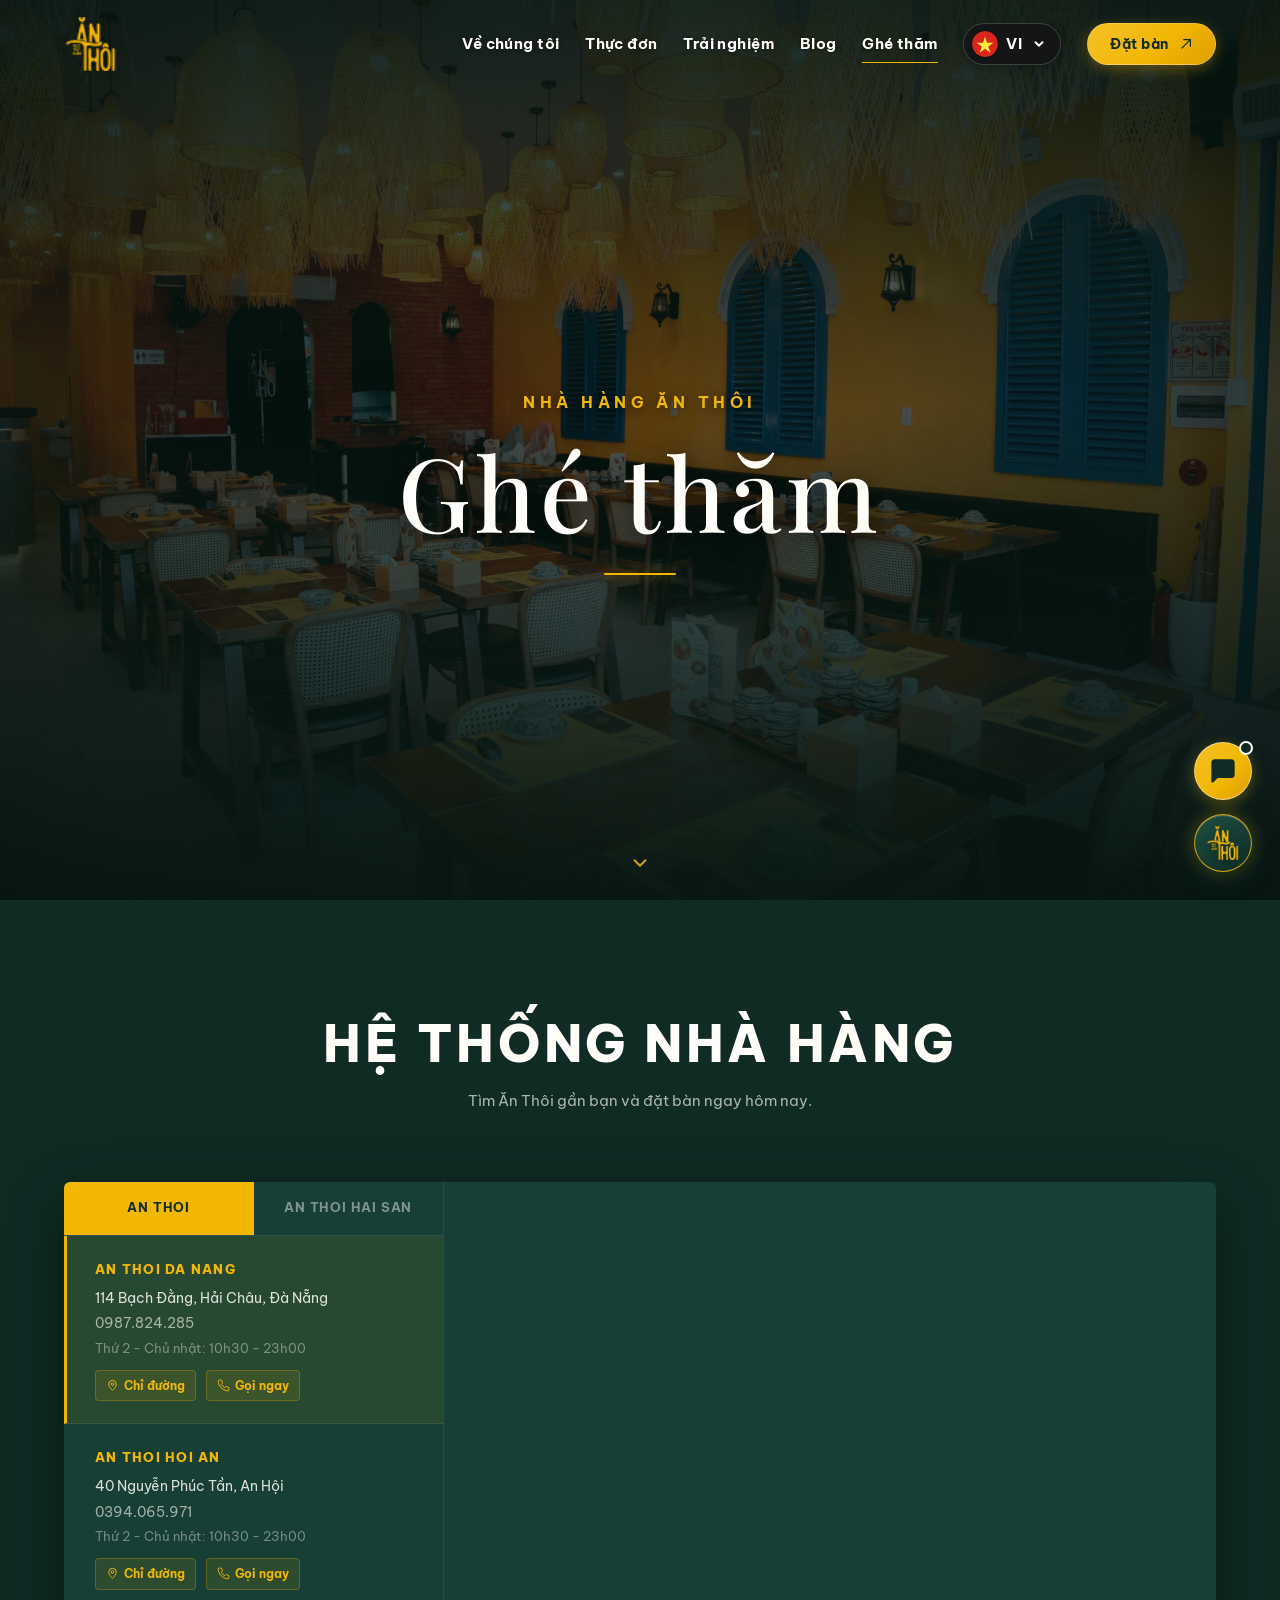
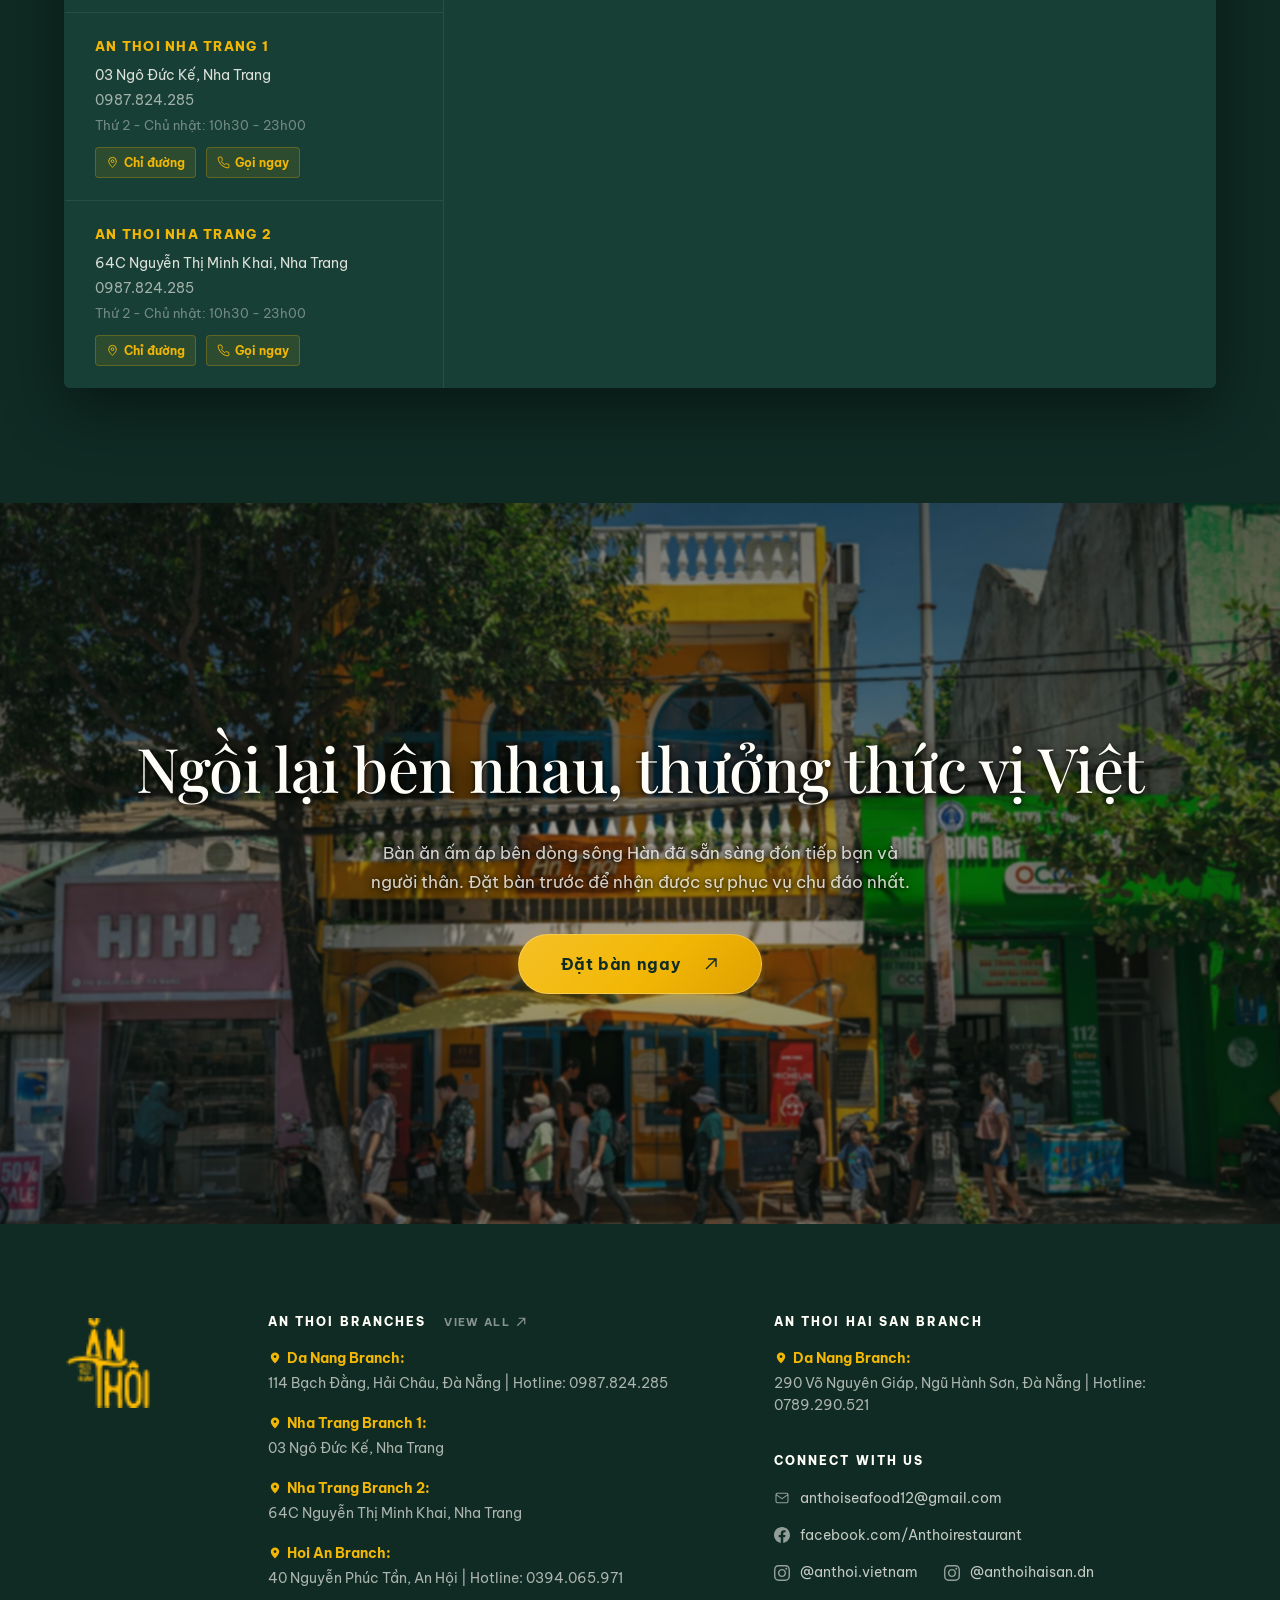
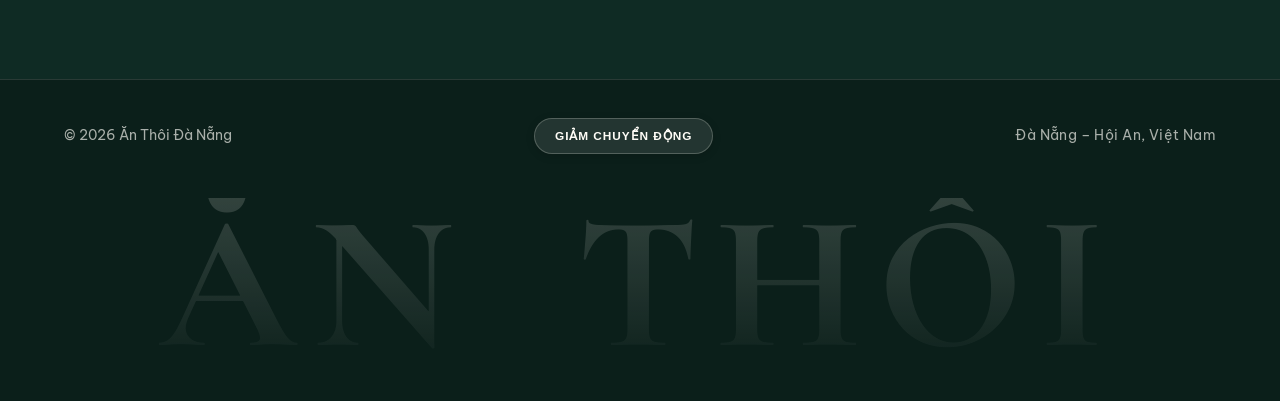
<file: lien-he.html>
<!DOCTYPE html>
<html lang="vi">
<head>
<meta charset="utf-8">
<meta name="viewport" content="width=device-width,initial-scale=1">
<title>Ghé thăm - Ăn Thôi</title>
<meta name="description" content="Ăn Thôi - nhà hàng ẩm thực Việt tại 114 Bạch Đằng, Hải Châu, Đà Nẵng. Nơi một bữa ăn trở thành một ký ức.">
<link rel="icon" type="image/png" href="image/logo.png">
<link rel="apple-touch-icon" href="image/logo.png">
<link rel="preconnect" href="https://fonts.googleapis.com"><link rel="preconnect" href="https://fonts.gstatic.com" crossorigin>
<link href="https://fonts.googleapis.com/css2?family=Be+Vietnam+Pro:ital,wght@0,300;0,400;0,500;0,600;0,700;0,800;1,400;1,600&family=Cormorant+Garamond:ital,wght@0,500;0,600;0,700;1,500;1,600&family=Playfair+Display:ital,wght@0,400;0,500;0,600;0,700;0,800;0,900;1,400;1,500;1,600;1,700&display=swap" rel="stylesheet">
<link rel="stylesheet" href="css/style.css">
<link rel="stylesheet" href="css/chatbot.css">
</head>
<body>
<header class="header"><div class="header__in">
  <a class="logo" href="index.html" aria-label="Ăn Thôi - về trang chủ"><img class="logo__img" src="image/logo.png" alt="Ăn Thôi"></a>
  <div class="header__r">
    <nav class="nav" aria-label="Điều hướng chính">
      <a href="ve-chung-toi.html" data-i18n="nav_about">Về chúng tôi</a>
      <a href="thuc-don.html" data-i18n="nav_menu">Thực đơn</a>
      <a href="trai-nghiem.html" data-i18n="nav_experience">Trải nghiệm</a>
      <a href="blog.html" data-i18n="nav_blog">Blog</a>
      <a href="lien-he.html" aria-current="page" data-i18n="nav_visit">Ghé thăm</a>
    </nav>
    <div class="lang-select" id="langSelect">
      <button type="button" class="lang-select__btn" id="langSelectBtn" aria-haspopup="listbox" aria-expanded="false" aria-label="Chọn ngôn ngữ">
        <span class="lang-select__current-flag">
          <svg viewBox="0 0 36 36" width="24" height="24" class="lang-flag" aria-hidden="true"><circle cx="18" cy="18" r="18" fill="#DA251D"/><polygon fill="#FFEB3B" points="18,7.5 20.8,16.1 29.8,16.1 22.5,21.4 25.3,30 18,24.7 10.7,30 13.5,21.4 6.2,16.1 15.2,16.1"/></svg>
        </span>
        <span class="lang-select__current-code">VI</span>
        <svg class="lang-select__arrow" viewBox="0 0 16 16" fill="none" stroke="currentColor" stroke-width="2.2" stroke-linecap="round" stroke-linejoin="round" aria-hidden="true"><path d="m4 6 4 4 4-4"/></svg>
      </button>
      <div class="lang-select__menu" id="langSelectMenu" role="listbox" aria-label="Danh sách ngôn ngữ">
        <button type="button" class="lang-select__option" role="option" data-lang="EN" aria-selected="false">
          <span class="lang-select__option-flag">
            <svg viewBox="0 0 36 36" width="26" height="26" class="lang-flag" aria-hidden="true"><clipPath id="uk-clip"><circle cx="18" cy="18" r="18"/></clipPath><g clip-path="url(#uk-clip)"><rect width="36" height="36" fill="#012169"/><path d="M0 0 L36 36 M36 0 L0 36" stroke="#fff" stroke-width="5"/><path d="M0 0 L36 36 M36 0 L0 36" stroke="#C8102E" stroke-width="2.5"/><path d="M18 0 V36 M0 18 H36" stroke="#fff" stroke-width="8"/><path d="M18 0 V36 M0 18 H36" stroke="#C8102E" stroke-width="4.8"/></g></svg>
          </span>
          <span class="lang-select__option-text">EN</span>
        </button>
        <button type="button" class="lang-select__option is-active" role="option" data-lang="VI" aria-selected="true">
          <span class="lang-select__option-flag">
            <svg viewBox="0 0 36 36" width="26" height="26" class="lang-flag" aria-hidden="true"><circle cx="18" cy="18" r="18" fill="#DA251D"/><polygon fill="#FFEB3B" points="18,7.5 20.8,16.1 29.8,16.1 22.5,21.4 25.3,30 18,24.7 10.7,30 13.5,21.4 6.2,16.1 15.2,16.1"/></svg>
          </span>
          <span class="lang-select__option-text">VI</span>
        </button>
        <button type="button" class="lang-select__option" role="option" data-lang="ZH" aria-selected="false">
          <span class="lang-select__option-flag">
            <svg viewBox="0 0 36 36" width="26" height="26" class="lang-flag" aria-hidden="true"><circle cx="18" cy="18" r="18" fill="#DE2910"/><polygon fill="#FFDE00" points="9,6 9.9,8.8 12.8,8.8 10.5,10.5 11.4,13.3 9,11.6 6.6,13.3 7.5,10.5 5.2,8.8 8.1,8.8"/><polygon fill="#FFDE00" points="15,5 15.3,6.1 16.4,6.1 15.5,6.7 15.9,7.8 15,7.1 14.1,7.8 14.4,6.7 13.6,6.1 14.7,6.1"/><polygon fill="#FFDE00" points="17.5,7.5 17.8,8.6 18.9,8.6 18,9.2 18.4,10.3 17.5,9.6 16.6,10.3 16.9,9.2 16.1,8.6 17.2,8.6"/><polygon fill="#FFDE00" points="17.5,12 17.8,13.1 18.9,13.1 18,13.7 18.4,14.8 17.5,14.1 16.6,14.8 16.9,13.7 16.1,13.1 17.2,13.1"/><polygon fill="#FFDE00" points="15,14.8 15.3,15.9 16.4,15.9 15.5,16.5 15.9,17.6 15,16.9 14.1,17.6 14.4,16.5 13.6,15.9 14.7,15.9"/></svg>
          </span>
          <span class="lang-select__option-text">ZH</span>
        </button>
        <button type="button" class="lang-select__option" role="option" data-lang="KO" aria-selected="false">
          <span class="lang-select__option-flag">
            <svg viewBox="0 0 36 36" width="26" height="26" class="lang-flag" aria-hidden="true"><circle cx="18" cy="18" r="18" fill="#FFFFFF"/><circle cx="18" cy="18" r="17.2" fill="none" stroke="rgba(0,0,0,0.12)" stroke-width="1"/><clipPath id="ko-clip"><circle cx="18" cy="18" r="7.5"/></clipPath><g clip-path="url(#ko-clip)"><rect x="10" y="10" width="16" height="8" fill="#CD2E3A"/><rect x="10" y="18" width="16" height="8" fill="#0047A0"/><circle cx="14.25" cy="18" r="3.75" fill="#CD2E3A"/><circle cx="21.75" cy="18" r="3.75" fill="#0047A0"/></g><path d="M7 8.5 L9.5 6 M8 9.5 L10.5 7 M9 10.5 L11.5 8" stroke="#111" stroke-width="1.2" stroke-linecap="round"/><path d="M26.5 8.5 L29 6 M25.5 9.5 L28 7 M24.5 10.5 L27 8" stroke="#111" stroke-width="1.2" stroke-linecap="round"/><path d="M7 27.5 L9.5 30 M8 26.5 L10.5 29 M9 25.5 L11.5 28" stroke="#111" stroke-width="1.2" stroke-linecap="round"/><path d="M26.5 27.5 L29 30 M25.5 26.5 L28 29 M24.5 25.5 L27 28" stroke="#111" stroke-width="1.2" stroke-linecap="round"/></svg>
          </span>
          <span class="lang-select__option-text">KO</span>
        </button>
        <button type="button" class="lang-select__option" role="option" data-lang="RU" aria-selected="false">
          <span class="lang-select__option-flag">
            <svg viewBox="0 0 36 36" width="26" height="26" class="lang-flag" aria-hidden="true"><clipPath id="ru-clip"><circle cx="18" cy="18" r="18"/></clipPath><g clip-path="url(#ru-clip)"><rect width="36" height="12" y="0" fill="#FFFFFF"/><rect width="36" height="12" y="12" fill="#0039A6"/><rect width="36" height="12" y="24" fill="#D52B1E"/><circle cx="18" cy="18" r="17.2" fill="none" stroke="rgba(0,0,0,0.1)" stroke-width="1"/></g></svg>
          </span>
          <span class="lang-select__option-text">RU</span>
        </button>
      </div>
    </div>
    <a class="btn" href="dat-ban.html"><span data-i18n="btn_book">Đặt bàn</span><svg viewBox="0 0 16 16" fill="none" stroke="currentColor" stroke-width="1.4" aria-hidden="true"><path d="M3 13 13 3M5 3h8v8"/></svg></a>
    <button class="burger" aria-expanded="false" aria-controls="menu" aria-label="Mở menu"><i></i><i></i><i></i></button>
  </div>
</div></header>
<div class="drawer" id="menu" aria-hidden="true">
  <div class="drawer__bg"></div>
  <aside class="drawer__panel" aria-label="Menu">
    <div class="drawer__top"><a class="logo" href="index.html"><img class="logo__img" src="image/logo.png" alt="Ăn Thôi"></a><button class="drawer__close" type="button" aria-label="Đóng menu"><svg viewBox="0 0 20 20" fill="none" stroke="currentColor" stroke-width="1.5" aria-hidden="true"><path d="M4 4l12 12M16 4 4 16"/></svg></button></div>
    <nav class="drawer__nav" aria-label="Menu chính">
      <a href="ve-chung-toi.html"><span data-i18n="nav_about">Về chúng tôi</span><svg viewBox="0 0 20 20" fill="none" stroke="currentColor" stroke-width="1.4" aria-hidden="true"><path d="M3 10h14M11 4l6 6-6 6"/></svg></a>
      <a href="thuc-don.html"><span data-i18n="nav_menu">Thực đơn</span><svg viewBox="0 0 20 20" fill="none" stroke="currentColor" stroke-width="1.4" aria-hidden="true"><path d="M3 10h14M11 4l6 6-6 6"/></svg></a>
      <a href="trai-nghiem.html"><span data-i18n="nav_experience">Trải nghiệm</span><svg viewBox="0 0 20 20" fill="none" stroke="currentColor" stroke-width="1.4" aria-hidden="true"><path d="M3 10h14M11 4l6 6-6 6"/></svg></a>
      <a href="blog.html"><span data-i18n="nav_blog">Blog</span><svg viewBox="0 0 20 20" fill="none" stroke="currentColor" stroke-width="1.4" aria-hidden="true"><path d="M3 10h14M11 4l6 6-6 6"/></svg></a>
      <a href="lien-he.html"><span data-i18n="nav_visit">Ghé thăm</span><svg viewBox="0 0 20 20" fill="none" stroke="currentColor" stroke-width="1.4" aria-hidden="true"><path d="M3 10h14M11 4l6 6-6 6"/></svg></a>
    </nav>
    <div class="drawer__foot"><a class="btn btn--wide" href="dat-ban.html"><span data-i18n="btn_book">Đặt bàn</span><svg viewBox="0 0 16 16" fill="none" stroke="currentColor" stroke-width="1.4" aria-hidden="true"><path d="M3 13 13 3M5 3h8v8"/></svg></a></div>
  </aside>
</div>
<main>
<section class="page-top page-top--visit" aria-label="Ghé thăm">
  <div class="page-top__bg" aria-hidden="true"></div>
  <div class="wrap page-top__wrap reveal">
    <p class="eyebrow" data-i18n="foot_brand_title">Nhà hàng Ăn Thôi</p>
    <h1 data-i18n="nav_visit">Ghé thăm</h1>
    <div class="page-top__divider" aria-hidden="true"></div>
  </div>
  <a href="#he-thong-nha-hang" class="page-top__scroll" aria-label="Khám phá các chi nhánh Ăn Thôi">
    <svg viewBox="0 0 24 24" fill="none" stroke="currentColor" stroke-width="2.2" stroke-linecap="round" stroke-linejoin="round" aria-hidden="true">
      <polyline points="6 9 12 15 18 9"></polyline>
    </svg>
  </a>
</section>


<!-- HỆ THỐNG NHÀ HÀNG & BẢN ĐỒ -->
<section class="branches-sec" id="he-thong-nha-hang" aria-label="Hệ thống nhà hàng">
  <div class="wrap branches-sec__in">
    <div class="branches-sec__head reveal">
      <h2 class="branches-sec__title" data-i18n="branches_heading">HỆ THỐNG NHÀ HÀNG</h2>
      <p class="branches-sec__desc" data-i18n="branches_desc">Tìm Ăn Thôi gần bạn và đặt bàn ngay hôm nay.</p>
    </div>

    <div class="branches-sec__body reveal">
      <!-- LEFT: tabs + list -->
      <div class="branches-sec__left">
        <!-- Tab buttons -->
        <div class="branches-tabs" role="tablist" aria-label="Chọn thương hiệu">
          <button class="branches-tab branches-tab--active" role="tab" data-brand="an-thoi" aria-selected="true" data-i18n="tab_an_thoi">An Thoi</button>
          <button class="branches-tab" role="tab" data-brand="an-thoi-hai-san" aria-selected="false" data-i18n="tab_hai_san">An Thoi Hai San</button>
        </div>

        <!-- An Thoi list -->
        <div class="branches-list" id="branches-an-thoi" role="tabpanel">
          <div class="branches-item branches-item--active" data-map="https://maps.google.com/maps?q=114%20B%E1%BA%A1ch%20%C4%90%E1%BA%B1ng%2C%20H%E1%BA%A3i%20Ch%C3%A2u%2C%20%C4%90%C3%A0%20N%E1%BA%B5ng&amp;output=embed">
            <p class="branches-item__name">AN THOI DA NANG</p>
            <p class="branches-item__addr">114 Bạch Đằng, Hải Châu, Đà Nẵng</p>
            <p class="branches-item__phone">0987.824.285</p>
            <p class="branches-item__hours">Thứ 2 - Chủ nhật: 10h30 - 23h00</p>
            <div class="branches-item__actions">
              <a class="branches-item__link" href="https://www.google.com/maps/search/?api=1&amp;query=114+B%E1%BA%A1ch+%C4%90%E1%BA%B1ng+H%E1%BA%A3i+Ch%C3%A2u+%C4%90%C3%A0+N%E1%BA%B5ng" target="_blank" rel="noopener" onclick="event.stopPropagation()">
                <svg viewBox="0 0 24 24" fill="none" stroke="currentColor" stroke-width="1.8" aria-hidden="true"><path d="M12 21s7-6.2 7-11.5A7 7 0 0 0 5 9.5C5 14.8 12 21 12 21Z"/><circle cx="12" cy="9.5" r="2.5"/></svg>
                <span data-i18n="c_directions">Chỉ đường</span>
              </a>
              <a class="branches-item__link" href="tel:0987824285" onclick="event.stopPropagation()">
                <svg viewBox="0 0 24 24" fill="none" stroke="currentColor" stroke-width="1.8" aria-hidden="true"><path d="M22 16.92v3a2 2 0 0 1-2.18 2 19.79 19.79 0 0 1-8.63-3.07 19.5 19.5 0 0 1-6-6 19.79 19.79 0 0 1-3.07-8.67A2 2 0 0 1 4.11 2h3a2 2 0 0 1 2 1.72 12.84 12.84 0 0 0 .7 2.81 2 2 0 0 1-.45 2.11L8.09 9.91a16 16 0 0 0 6 6l1.27-1.27a2 2 0 0 1 2.11-.45 12.84 12.84 0 0 0 2.81.7A2 2 0 0 1 22 16.92z"/></svg>
                <span data-i18n="c_call">Gọi ngay</span>
              </a>
            </div>
          </div>
          <div class="branches-item" data-map="https://maps.google.com/maps?q=40%20Nguy%E1%BB%85n%20Ph%C3%BAc%20T%E1%BA%A7n%2C%20An%20H%E1%BB%99i%2C%20H%E1%BB%99i%20An&amp;output=embed">
            <p class="branches-item__name">AN THOI HOI AN</p>
            <p class="branches-item__addr">40 Nguyễn Phúc Tần, An Hội</p>
            <p class="branches-item__phone">0394.065.971</p>
            <p class="branches-item__hours">Thứ 2 - Chủ nhật: 10h30 - 23h00</p>
            <div class="branches-item__actions">
              <a class="branches-item__link" href="https://www.google.com/maps/search/?api=1&amp;query=40+Nguy%E1%BB%85n+Ph%C3%BAc+T%E1%BA%A7n+An+H%E1%BB%99i+H%E1%BB%99i+An" target="_blank" rel="noopener" onclick="event.stopPropagation()">
                <svg viewBox="0 0 24 24" fill="none" stroke="currentColor" stroke-width="1.8" aria-hidden="true"><path d="M12 21s7-6.2 7-11.5A7 7 0 0 0 5 9.5C5 14.8 12 21 12 21Z"/><circle cx="12" cy="9.5" r="2.5"/></svg>
                <span data-i18n="c_directions">Chỉ đường</span>
              </a>
              <a class="branches-item__link" href="tel:0394065971" onclick="event.stopPropagation()">
                <svg viewBox="0 0 24 24" fill="none" stroke="currentColor" stroke-width="1.8" aria-hidden="true"><path d="M22 16.92v3a2 2 0 0 1-2.18 2 19.79 19.79 0 0 1-8.63-3.07 19.5 19.5 0 0 1-6-6 19.79 19.79 0 0 1-3.07-8.67A2 2 0 0 1 4.11 2h3a2 2 0 0 1 2 1.72 12.84 12.84 0 0 0 .7 2.81 2 2 0 0 1-.45 2.11L8.09 9.91a16 16 0 0 0 6 6l1.27-1.27a2 2 0 0 1 2.11-.45 12.84 12.84 0 0 0 2.81.7A2 2 0 0 1 22 16.92z"/></svg>
                <span data-i18n="c_call">Gọi ngay</span>
              </a>
            </div>
          </div>
          <div class="branches-item" data-map="https://maps.google.com/maps?q=03%20Ng%C3%B4%20%C4%90%E1%BB%A9c%20K%E1%BA%BF%2C%20Nha%20Trang&amp;output=embed">
            <p class="branches-item__name">AN THOI NHA TRANG 1</p>
            <p class="branches-item__addr">03 Ngô Đức Kế, Nha Trang</p>
            <p class="branches-item__phone">0987.824.285</p>
            <p class="branches-item__hours">Thứ 2 - Chủ nhật: 10h30 - 23h00</p>
            <div class="branches-item__actions">
              <a class="branches-item__link" href="https://www.google.com/maps/search/?api=1&amp;query=03+Ng%C3%B4+%C4%90%E1%BB%A9c+K%E1%BA%BF+Nha+Trang" target="_blank" rel="noopener" onclick="event.stopPropagation()">
                <svg viewBox="0 0 24 24" fill="none" stroke="currentColor" stroke-width="1.8" aria-hidden="true"><path d="M12 21s7-6.2 7-11.5A7 7 0 0 0 5 9.5C5 14.8 12 21 12 21Z"/><circle cx="12" cy="9.5" r="2.5"/></svg>
                <span data-i18n="c_directions">Chỉ đường</span>
              </a>
              <a class="branches-item__link" href="tel:0987824285" onclick="event.stopPropagation()">
                <svg viewBox="0 0 24 24" fill="none" stroke="currentColor" stroke-width="1.8" aria-hidden="true"><path d="M22 16.92v3a2 2 0 0 1-2.18 2 19.79 19.79 0 0 1-8.63-3.07 19.5 19.5 0 0 1-6-6 19.79 19.79 0 0 1-3.07-8.67A2 2 0 0 1 4.11 2h3a2 2 0 0 1 2 1.72 12.84 12.84 0 0 0 .7 2.81 2 2 0 0 1-.45 2.11L8.09 9.91a16 16 0 0 0 6 6l1.27-1.27a2 2 0 0 1 2.11-.45 12.84 12.84 0 0 0 2.81.7A2 2 0 0 1 22 16.92z"/></svg>
                <span data-i18n="c_call">Gọi ngay</span>
              </a>
            </div>
          </div>
          <div class="branches-item" data-map="https://maps.google.com/maps?q=64C%20Nguy%E1%BB%85n%20Th%E1%BB%8B%20Minh%20Khai%2C%20Nha%20Trang&amp;output=embed">
            <p class="branches-item__name">AN THOI NHA TRANG 2</p>
            <p class="branches-item__addr">64C Nguyễn Thị Minh Khai, Nha Trang</p>
            <p class="branches-item__phone">0987.824.285</p>
            <p class="branches-item__hours">Thứ 2 - Chủ nhật: 10h30 - 23h00</p>
            <div class="branches-item__actions">
              <a class="branches-item__link" href="https://www.google.com/maps/search/?api=1&amp;query=64C+Nguy%E1%BB%85n+Th%E1%BB%8B+Minh+Khai+Nha+Trang" target="_blank" rel="noopener" onclick="event.stopPropagation()">
                <svg viewBox="0 0 24 24" fill="none" stroke="currentColor" stroke-width="1.8" aria-hidden="true"><path d="M12 21s7-6.2 7-11.5A7 7 0 0 0 5 9.5C5 14.8 12 21 12 21Z"/><circle cx="12" cy="9.5" r="2.5"/></svg>
                <span data-i18n="c_directions">Chỉ đường</span>
              </a>
              <a class="branches-item__link" href="tel:0987824285" onclick="event.stopPropagation()">
                <svg viewBox="0 0 24 24" fill="none" stroke="currentColor" stroke-width="1.8" aria-hidden="true"><path d="M22 16.92v3a2 2 0 0 1-2.18 2 19.79 19.79 0 0 1-8.63-3.07 19.5 19.5 0 0 1-6-6 19.79 19.79 0 0 1-3.07-8.67A2 2 0 0 1 4.11 2h3a2 2 0 0 1 2 1.72 12.84 12.84 0 0 0 .7 2.81 2 2 0 0 1-.45 2.11L8.09 9.91a16 16 0 0 0 6 6l1.27-1.27a2 2 0 0 1 2.11-.45 12.84 12.84 0 0 0 2.81.7A2 2 0 0 1 22 16.92z"/></svg>
                <span data-i18n="c_call">Gọi ngay</span>
              </a>
            </div>
          </div>
        </div>

        <!-- An Thoi Hai San list -->
        <div class="branches-list branches-list--hidden" id="branches-an-thoi-hai-san" role="tabpanel">
          <div class="branches-item branches-item--active" data-map="https://maps.google.com/maps?q=290%20V%C3%B5%20Nguy%C3%AAn%20Gi%C3%A1p%2C%20Ng%C5%A9%20H%C3%A0nh%20S%C6%A1n%2C%20%C4%90%C3%A0%20N%E1%BA%B5ng&amp;output=embed">
            <p class="branches-item__name">AN THOI HAI SAN DA NANG</p>
            <p class="branches-item__addr">290 Võ Nguyên Giáp, Ngũ Hành Sơn, Đà Nẵng</p>
            <p class="branches-item__phone">0789.290.521</p>
            <p class="branches-item__hours">Thứ 2 - Chủ nhật: 10h30 - 23h00</p>
            <div class="branches-item__actions">
              <a class="branches-item__link" href="https://www.google.com/maps/search/?api=1&amp;query=290+V%C3%B5+Nguy%C3%AAn+Gi%C3%A1p+Ng%C5%A9+H%C3%A0nh+S%C6%A1n+%C4%90%C3%A0+N%E1%BA%B5ng" target="_blank" rel="noopener" onclick="event.stopPropagation()">
                <svg viewBox="0 0 24 24" fill="none" stroke="currentColor" stroke-width="1.8" aria-hidden="true"><path d="M12 21s7-6.2 7-11.5A7 7 0 0 0 5 9.5C5 14.8 12 21 12 21Z"/><circle cx="12" cy="9.5" r="2.5"/></svg>
                <span data-i18n="c_directions">Chỉ đường</span>
              </a>
              <a class="branches-item__link" href="tel:0789290521" onclick="event.stopPropagation()">
                <svg viewBox="0 0 24 24" fill="none" stroke="currentColor" stroke-width="1.8" aria-hidden="true"><path d="M22 16.92v3a2 2 0 0 1-2.18 2 19.79 19.79 0 0 1-8.63-3.07 19.5 19.5 0 0 1-6-6 19.79 19.79 0 0 1-3.07-8.67A2 2 0 0 1 4.11 2h3a2 2 0 0 1 2 1.72 12.84 12.84 0 0 0 .7 2.81 2 2 0 0 1-.45 2.11L8.09 9.91a16 16 0 0 0 6 6l1.27-1.27a2 2 0 0 1 2.11-.45 12.84 12.84 0 0 0 2.81.7A2 2 0 0 1 22 16.92z"/></svg>
                <span data-i18n="c_call">Gọi ngay</span>
              </a>
            </div>
          </div>
        </div>
      </div>

      <!-- RIGHT: map -->
      <div class="branches-sec__map">
        <iframe
          id="branchMap"
          src="https://maps.google.com/maps?q=114%20B%E1%BA%A1ch%20%C4%90%E1%BA%B1ng%2C%20H%E1%BA%A3i%20Ch%C3%A2u%2C%20%C4%90%C3%A0%20N%E1%BA%B5ng&amp;output=embed"
          width="100%"
          height="100%"
          style="border:0"
          allowfullscreen=""
          loading="lazy"
          referrerpolicy="no-referrer-when-downgrade"
          title="Bản đồ Ăn Thôi"
        ></iframe>
      </div>
    </div>
  </div>
</section>

<section class="endcta endcta--visit" id="dat-ban" aria-label="Đặt bàn trực tuyến">
  <div class="wrap reveal">
    <h2>Ngồi lại bên nhau, thưởng thức vị Việt</h2>
    <p style="color:rgba(255,253,247,.8);max-width:50ch;margin-bottom:36px">
      Bàn ăn ấm áp bên dòng sông Hàn đã sẵn sàng đón tiếp bạn và người thân. Đặt bàn trước để nhận được sự phục vụ chu đáo nhất.
    </p>
    <div>
      <a class="btn btn--lg" href="dat-ban.html">
        <span data-i18n="btn_book_now">Đặt bàn ngay</span>
        <svg viewBox="0 0 16 16" fill="none" stroke="currentColor" stroke-width="1.4" aria-hidden="true"><path d="M3 13 13 3M5 3h8v8"/></svg>
      </a>
    </div>
  </div>
</section>
</main>
<footer class="footer" role="contentinfo">
  <div class="footer__main wrap">
    <div class="footer__grid">

      <!-- COL 1: Logo -->
      <div class="footer__col footer__col--logo">
        <a class="footer__logo" href="index.html" aria-label="Ăn Thôi – Trang chủ">
          <img src="image/logo.png" alt="Ăn Thôi" width="80" height="80">
        </a>
      </div>

      <!-- COL 2: AN THOI BRANCHES -->
      <div class="footer__col">
        <div class="footer__col-head">
          <h4 class="footer__heading" data-i18n="footer_branches">AN THOI BRANCHES</h4>
          <a class="footer__view-all" href="#he-thong-nha-hang"><span data-i18n="view_all">VIEW ALL</span> <svg viewBox="0 0 16 16" fill="none" stroke="currentColor" stroke-width="1.6" aria-hidden="true"><path d="M3 13 13 3M5 3h8v8"/></svg></a>
        </div>
        <ul class="footer__branch-list">
          <li>
            <span class="footer__branch-name">
              <svg class="footer__pin" viewBox="0 0 20 20" fill="currentColor" aria-hidden="true"><path fill-rule="evenodd" d="M10 2a6 6 0 0 0-6 6c0 4.418 6 10 6 10s6-5.582 6-10a6 6 0 0 0-6-6Zm0 8a2 2 0 1 1 0-4 2 2 0 0 1 0 4Z" clip-rule="evenodd"/></svg>
              <span data-i18n="branch_da_nang">Da Nang Branch:</span>
            </span>
            114 Bạch Đằng, Hải Châu, Đà Nẵng | Hotline: 0987.824.285
          </li>
          <li>
            <span class="footer__branch-name">
              <svg class="footer__pin" viewBox="0 0 20 20" fill="currentColor" aria-hidden="true"><path fill-rule="evenodd" d="M10 2a6 6 0 0 0-6 6c0 4.418 6 10 6 10s6-5.582 6-10a6 6 0 0 0-6-6Zm0 8a2 2 0 1 1 0-4 2 2 0 0 1 0 4Z" clip-rule="evenodd"/></svg>
              <span data-i18n="branch_nt1">Nha Trang Branch 1:</span>
            </span>
            03 Ngô Đức Kế, Nha Trang
          </li>
          <li>
            <span class="footer__branch-name">
              <svg class="footer__pin" viewBox="0 0 20 20" fill="currentColor" aria-hidden="true"><path fill-rule="evenodd" d="M10 2a6 6 0 0 0-6 6c0 4.418 6 10 6 10s6-5.582 6-10a6 6 0 0 0-6-6Zm0 8a2 2 0 1 1 0-4 2 2 0 0 1 0 4Z" clip-rule="evenodd"/></svg>
              <span data-i18n="branch_nt2">Nha Trang Branch 2:</span>
            </span>
            64C Nguyễn Thị Minh Khai, Nha Trang
          </li>
          <li>
            <span class="footer__branch-name">
              <svg class="footer__pin" viewBox="0 0 20 20" fill="currentColor" aria-hidden="true"><path fill-rule="evenodd" d="M10 2a6 6 0 0 0-6 6c0 4.418 6 10 6 10s6-5.582 6-10a6 6 0 0 0-6-6Zm0 8a2 2 0 1 1 0-4 2 2 0 0 1 0 4Z" clip-rule="evenodd"/></svg>
              <span data-i18n="branch_hoian">Hoi An Branch:</span>
            </span>
            40 Nguyễn Phúc Tần, An Hội | Hotline: 0394.065.971
          </li>
        </ul>
      </div>

      <!-- COL 3: AN THOI HAI SAN + CONNECT -->
      <div class="footer__col">
        <h4 class="footer__heading" data-i18n="footer_haisan">AN THOI HAI SAN BRANCH</h4>
        <ul class="footer__branch-list">
          <li>
            <span class="footer__branch-name">
              <svg class="footer__pin" viewBox="0 0 20 20" fill="currentColor" aria-hidden="true"><path fill-rule="evenodd" d="M10 2a6 6 0 0 0-6 6c0 4.418 6 10 6 10s6-5.582 6-10a6 6 0 0 0-6-6Zm0 8a2 2 0 1 1 0-4 2 2 0 0 1 0 4Z" clip-rule="evenodd"/></svg>
              <span data-i18n="branch_da_nang">Da Nang Branch:</span>
            </span>
            290 Võ Nguyên Giáp, Ngũ Hành Sơn, Đà Nẵng | Hotline: 0789.290.521
          </li>
        </ul>

        <h4 class="footer__heading footer__heading--connect" data-i18n="footer_connect">CONNECT WITH US</h4>
        <ul class="footer__connect-list">
          <li>
            <svg class="footer__icon" viewBox="0 0 24 24" fill="none" stroke="currentColor" stroke-width="1.6" aria-hidden="true"><rect x="3" y="5" width="18" height="14" rx="2"/><path d="m3 7 9 6 9-6"/></svg>
            <a href="mailto:anthoiseafood12@gmail.com">anthoiseafood12@gmail.com</a>
          </li>
          <li>
            <svg class="footer__icon" viewBox="0 0 24 24" fill="currentColor" aria-hidden="true"><path d="M24 12.073c0-6.627-5.373-12-12-12s-12 5.373-12 12c0 5.99 4.388 10.954 10.125 11.854v-8.385H7.078v-3.47h3.047V9.43c0-3.007 1.792-4.669 4.533-4.669 1.312 0 2.686.235 2.686.235v2.953H15.83c-1.491 0-1.956.925-1.956 1.874v2.25h3.328l-.532 3.47h-2.796v8.385C19.612 23.027 24 18.062 24 12.073z"/></svg>
            <a href="https://www.facebook.com/Anthoirestaurant" target="_blank" rel="noopener">facebook.com/Anthoirestaurant</a>
          </li>
          <li>
            <svg class="footer__icon" viewBox="0 0 24 24" fill="currentColor" aria-hidden="true"><path d="M12 2.163c3.204 0 3.584.012 4.85.07 3.252.148 4.771 1.691 4.919 4.919.058 1.265.069 1.645.069 4.849 0 3.205-.012 3.584-.069 4.849-.149 3.225-1.664 4.771-4.919 4.919-1.266.058-1.644.07-4.85.07-3.204 0-3.584-.012-4.849-.07-3.26-.149-4.771-1.699-4.919-4.92-.058-1.265-.07-1.644-.07-4.849 0-3.204.013-3.583.07-4.849.149-3.227 1.664-4.771 4.919-4.919 1.266-.057 1.645-.069 4.849-.069zm0-2.163c-3.259 0-3.667.014-4.947.072-4.358.2-6.78 2.618-6.98 6.98-.059 1.281-.073 1.689-.073 4.948 0 3.259.014 3.668.072 4.948.2 4.358 2.618 6.78 6.98 6.98 1.281.058 1.689.072 4.948.072 3.259 0 3.668-.014 4.948-.072 4.354-.2 6.782-2.618 6.979-6.98.059-1.28.073-1.689.073-4.948 0-3.259-.014-3.667-.072-4.947-.196-4.354-2.617-6.78-6.979-6.98-1.281-.059-1.69-.073-4.949-.073zm0 5.838c-3.403 0-6.162 2.759-6.162 6.162s2.759 6.163 6.162 6.163 6.162-2.759 6.162-6.163c0-3.403-2.759-6.162-6.162-6.162zm0 10.162c-2.209 0-4-1.79-4-4 0-2.209 1.791-4 4-4s4 1.791 4 4c0 2.21-1.791 4-4 4zm6.406-11.845c-.796 0-1.441.645-1.441 1.44s.645 1.44 1.441 1.44c.795 0 1.439-.645 1.439-1.44s-.644-1.44-1.439-1.44z"/></svg>
            <a href="https://www.instagram.com/anthoi.vietnam/" target="_blank" rel="noopener">@anthoi.vietnam</a>
            &nbsp;&nbsp;
            <svg class="footer__icon" viewBox="0 0 24 24" fill="currentColor" aria-hidden="true"><path d="M12 2.163c3.204 0 3.584.012 4.85.07 3.252.148 4.771 1.691 4.919 4.919.058 1.265.069 1.645.069 4.849 0 3.205-.012 3.584-.069 4.849-.149 3.225-1.664 4.771-4.919 4.919-1.266.058-1.644.07-4.85.07-3.204 0-3.584-.012-4.849-.07-3.26-.149-4.771-1.699-4.919-4.92-.058-1.265-.07-1.644-.07-4.849 0-3.204.013-3.583.07-4.849.149-3.227 1.664-4.771 4.919-4.919 1.266-.057 1.645-.069 4.849-.069zm0-2.163c-3.259 0-3.667.014-4.947.072-4.358.2-6.78 2.618-6.98 6.98-.059 1.281-.073 1.689-.073 4.948 0 3.259.014 3.668.072 4.948.2 4.358 2.618 6.78 6.98 6.98 1.281.058 1.689.072 4.948.072 3.259 0 3.668-.014 4.948-.072 4.354-.2 6.782-2.618 6.979-6.98.059-1.28.073-1.689.073-4.948 0-3.259-.014-3.667-.072-4.947-.196-4.354-2.617-6.78-6.979-6.98-1.281-.059-1.69-.073-4.949-.073zm0 5.838c-3.403 0-6.162 2.759-6.162 6.162s2.759 6.163 6.162 6.163 6.162-2.759 6.162-6.163c0-3.403-2.759-6.162-6.162-6.162zm0 10.162c-2.209 0-4-1.79-4-4 0-2.209 1.791-4 4-4s4 1.791 4 4c0 2.21-1.791 4-4 4zm6.406-11.845c-.796 0-1.441.645-1.441 1.44s.645 1.44 1.441 1.44c.795 0 1.439-.645 1.439-1.44s-.644-1.44-1.439-1.44z"/></svg>
            <a href="https://www.instagram.com/anthoihaisan.dn/" target="_blank" rel="noopener">@anthoihaisan.dn</a>
          </li>
        </ul>
      </div>

    </div>
  </div>

      <!-- FOOTER BOTTOM AREA (THE HANGART STYLE) -->
  <div class="footer__bottom">
    <div class="wrap footer__bottom-in">

      <!-- Meta Row: Copyright | Action | Location -->
      <div class="footer__meta-row">
        <div class="footer__copyright" data-i18n="footer_copyright">
          © 2026 Ăn Thôi Đà Nẵng
        </div>

        <div class="footer__pills">
          <button class="footer__pill footer__pill--ghost" id="reduceMotion" type="button" aria-pressed="false"><span data-i18n="footer_rm">Giảm chuyển động</span></button>
        </div>

        <div class="footer__location" data-i18n="footer_location">
          Đà Nẵng – Hội An, Việt Nam
        </div>
      </div>

      <!-- GIANT BRAND WORDMARK WATERMARK (ĂN THÔI) -->
      <div class="footer__wordmark" aria-hidden="true">
        <span>ĂN THÔI</span>
      </div>
    </div>
  </div>
</footer>

<!-- FLOATING SOCIAL MEDIA MENU -->
<aside class="floating-social" id="floatingSocial" aria-label="Mạng xã hội Ăn Thôi">
  <div class="floating-social__items" id="floatingSocialItems" role="menu" aria-orientation="vertical" aria-hidden="true">
    
    <!-- 1. Facebook -->
    <a href="https://www.facebook.com/Anthoirestaurant" target="_blank" rel="noopener noreferrer" class="floating-social__item floating-social__item--fb" role="menuitem" tabindex="-1" style="--i:1">
      <span class="floating-social__tooltip">
        <strong class="floating-social__name">Facebook</strong>
        <span class="floating-social__sub">Ăn Thôi Restaurant</span>
      </span>
      <span class="floating-social__btn" aria-hidden="true">
        <svg viewBox="0 0 24 24" fill="currentColor" width="20" height="20">
          <path d="M24 12.073c0-6.627-5.373-12-12-12s-12 5.373-12 12c0 5.99 4.388 10.954 10.125 11.854v-8.385H7.078v-3.47h3.047V9.43c0-3.007 1.792-4.669 4.533-4.669 1.312 0 2.686.235 2.686.235v2.953H15.83c-1.491 0-1.956.925-1.956 1.874v2.25h3.328l-.532 3.47h-2.796v8.385C19.612 23.027 24 18.062 24 12.073z"/>
        </svg>
      </span>
    </a>

    <!-- 2. Instagram Hải Sản -->
    <a href="https://www.instagram.com/anthoihaisan.dn/" target="_blank" rel="noopener noreferrer" class="floating-social__item floating-social__item--ins-food" role="menuitem" tabindex="-1" style="--i:2" aria-label="Instagram Ăn Thôi Hải Sản">
      <span class="floating-social__tooltip">
        <strong class="floating-social__name">Instagram • Hải Sản</strong>
        <span class="floating-social__sub">@anthoihaisan.dn</span>
      </span>
      <span class="floating-social__btn" aria-hidden="true">
        <svg viewBox="0 0 24 24" fill="currentColor" width="20" height="20">
          <path d="M12 2.163c3.204 0 3.584.012 4.85.07 3.252.148 4.771 1.691 4.919 4.919.058 1.265.069 1.645.069 4.849 0 3.205-.012 3.584-.069 4.849-.149 3.225-1.664 4.771-4.919 4.919-1.266.058-1.644.07-4.85.07-3.204 0-3.584-.012-4.849-.07-3.26-.149-4.771-1.699-4.919-4.92-.058-1.265-.07-1.644-.07-4.849 0-3.204.013-3.583.07-4.849.149-3.227 1.664-4.771 4.919-4.919 1.266-.057 1.645-.069 4.849-.069zm0-2.163c-3.259 0-3.667.014-4.947.072-4.358.2-6.78 2.618-6.98 6.98-.059 1.281-.073 1.689-.073 4.948 0 3.259.014 3.668.072 4.948.2 4.358 2.618 6.78 6.98 6.98 1.281.058 1.689.072 4.948.072 3.259 0 3.668-.014 4.948-.072 4.354-.2 6.782-2.618 6.979-6.98.059-1.28.073-1.689.073-4.948 0-3.259-.014-3.667-.072-4.947-.196-4.354-2.617-6.78-6.979-6.98-1.281-.059-1.69-.073-4.949-.073zm0 5.838c-3.403 0-6.162 2.759-6.162 6.162s2.759 6.163 6.162 6.163 6.162-2.759 6.162-6.163c0-3.403-2.759-6.162-6.162-6.162zm0 10.162c-2.209 0-4-1.79-4-4 0-2.209 1.791-4 4-4s4 1.791 4 4c0 2.21-1.791 4-4 4zm6.406-11.845c-.796 0-1.441.645-1.441 1.44s.645 1.44 1.441 1.44c.795 0 1.439-.645 1.439-1.44s-.644-1.44-1.439-1.44z"/>
        </svg>
      </span>
    </a>

    <!-- 3. Instagram Vietnam -->
    <a href="https://www.instagram.com/anthoi.vietnam/" target="_blank" rel="noopener noreferrer" class="floating-social__item floating-social__item--ins-space" role="menuitem" tabindex="-1" style="--i:3" aria-label="Instagram Ăn Thôi Vietnam">
      <span class="floating-social__tooltip">
        <strong class="floating-social__name">Instagram • Vietnam</strong>
        <span class="floating-social__sub">@anthoi.vietnam</span>
      </span>
      <span class="floating-social__btn" aria-hidden="true">
        <svg viewBox="0 0 24 24" fill="currentColor" width="20" height="20">
          <path d="M12 2.163c3.204 0 3.584.012 4.85.07 3.252.148 4.771 1.691 4.919 4.919.058 1.265.069 1.645.069 4.849 0 3.205-.012 3.584-.069 4.849-.149 3.225-1.664 4.771-4.919 4.919-1.266.058-1.644.07-4.85.07-3.204 0-3.584-.012-4.849-.07-3.26-.149-4.771-1.699-4.919-4.92-.058-1.265-.07-1.644-.07-4.849 0-3.204.013-3.583.07-4.849.149-3.227 1.664-4.771 4.919-4.919 1.266-.057 1.645-.069 4.849-.069zm0-2.163c-3.259 0-3.667.014-4.947.072-4.358.2-6.78 2.618-6.98 6.98-.059 1.281-.073 1.689-.073 4.948 0 3.259.014 3.668.072 4.948.2 4.358 2.618 6.78 6.98 6.98 1.281.058 1.689.072 4.948.072 3.259 0 3.668-.014 4.948-.072 4.354-.2 6.782-2.618 6.979-6.98.059-1.28.073-1.689.073-4.948 0-3.259-.014-3.667-.072-4.947-.196-4.354-2.617-6.78-6.979-6.98-1.281-.059-1.69-.073-4.949-.073zm0 5.838c-3.403 0-6.162 2.759-6.162 6.162s2.759 6.163 6.162 6.163 6.162-2.759 6.162-6.163c0-3.403-2.759-6.162-6.162-6.162zm0 10.162c-2.209 0-4-1.79-4-4 0-2.209 1.791-4 4-4s4 1.791 4 4c0 2.21-1.791 4-4 4zm6.406-11.845c-.796 0-1.441.645-1.441 1.44s.645 1.44 1.441 1.44c.795 0 1.439-.645 1.439-1.44s-.644-1.44-1.439-1.44z"/>
        </svg>
      </span>
    </a>

  </div>

  <!-- Nút chính FAB -->
  <button type="button" class="floating-social__toggle" id="floatingSocialToggle" aria-haspopup="true" aria-expanded="false" aria-controls="floatingSocialItems" aria-label="Mạng xã hội Ăn Thôi">
    <span class="floating-social__pulse" aria-hidden="true"></span>
    <span class="floating-social__ripple" aria-hidden="true"></span>
    <span class="floating-social__icons" aria-hidden="true">
      <img class="floating-social__logo" src="image/logo.png" alt="Ăn Thôi Logo" width="34" height="34">
      <svg class="floating-social__svg--close" viewBox="0 0 24 24" fill="none" stroke="currentColor" stroke-width="2.2" stroke-linecap="round" stroke-linejoin="round">
        <line x1="18" y1="6" x2="6" y2="18"></line>
        <line x1="6" y1="6" x2="18" y2="18"></line>
      </svg>
    </span>
  </button>
</aside>

<script src="js/assets-config.js"></script>
<script src="js/i18n.js"></script>
<script src="js/script.js"></script>
<script src="js/chatbot-data.js"></script>
<script src="js/chatbot.js"></script>
</body></html>
</file>
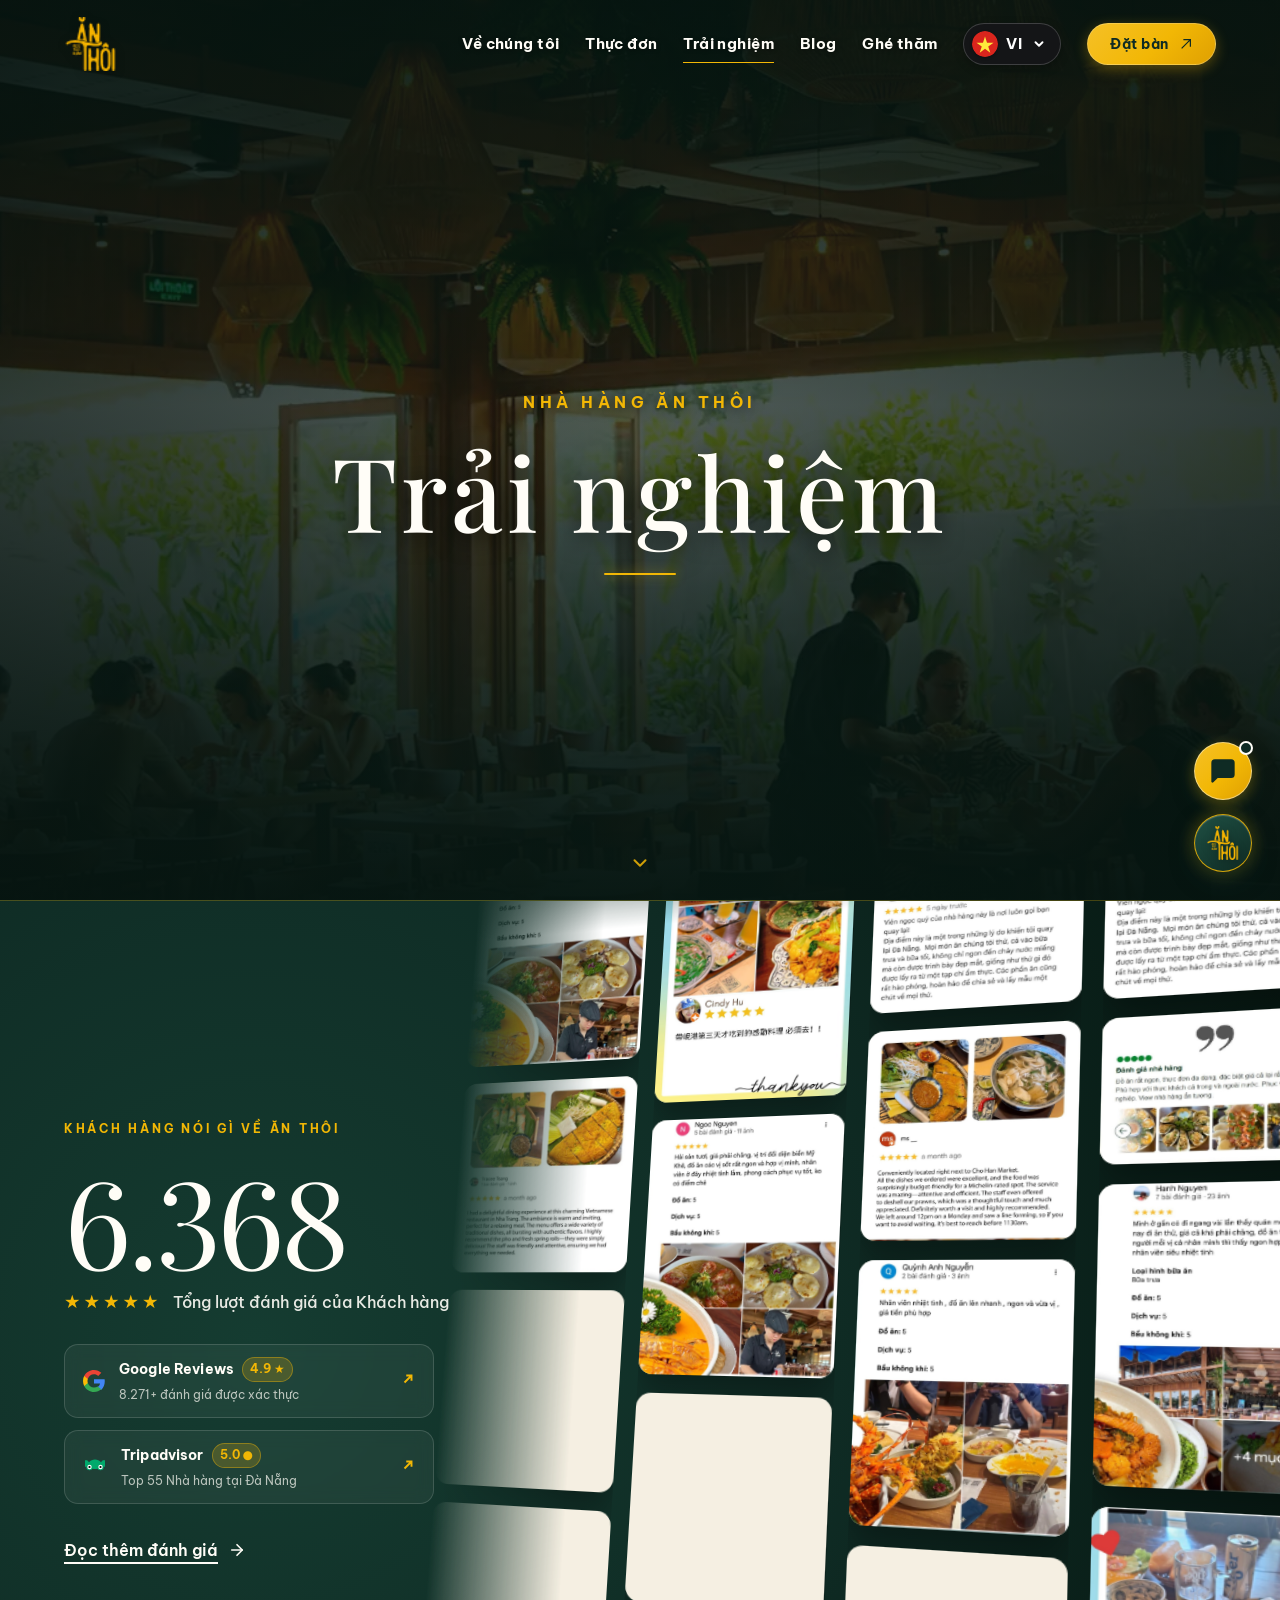
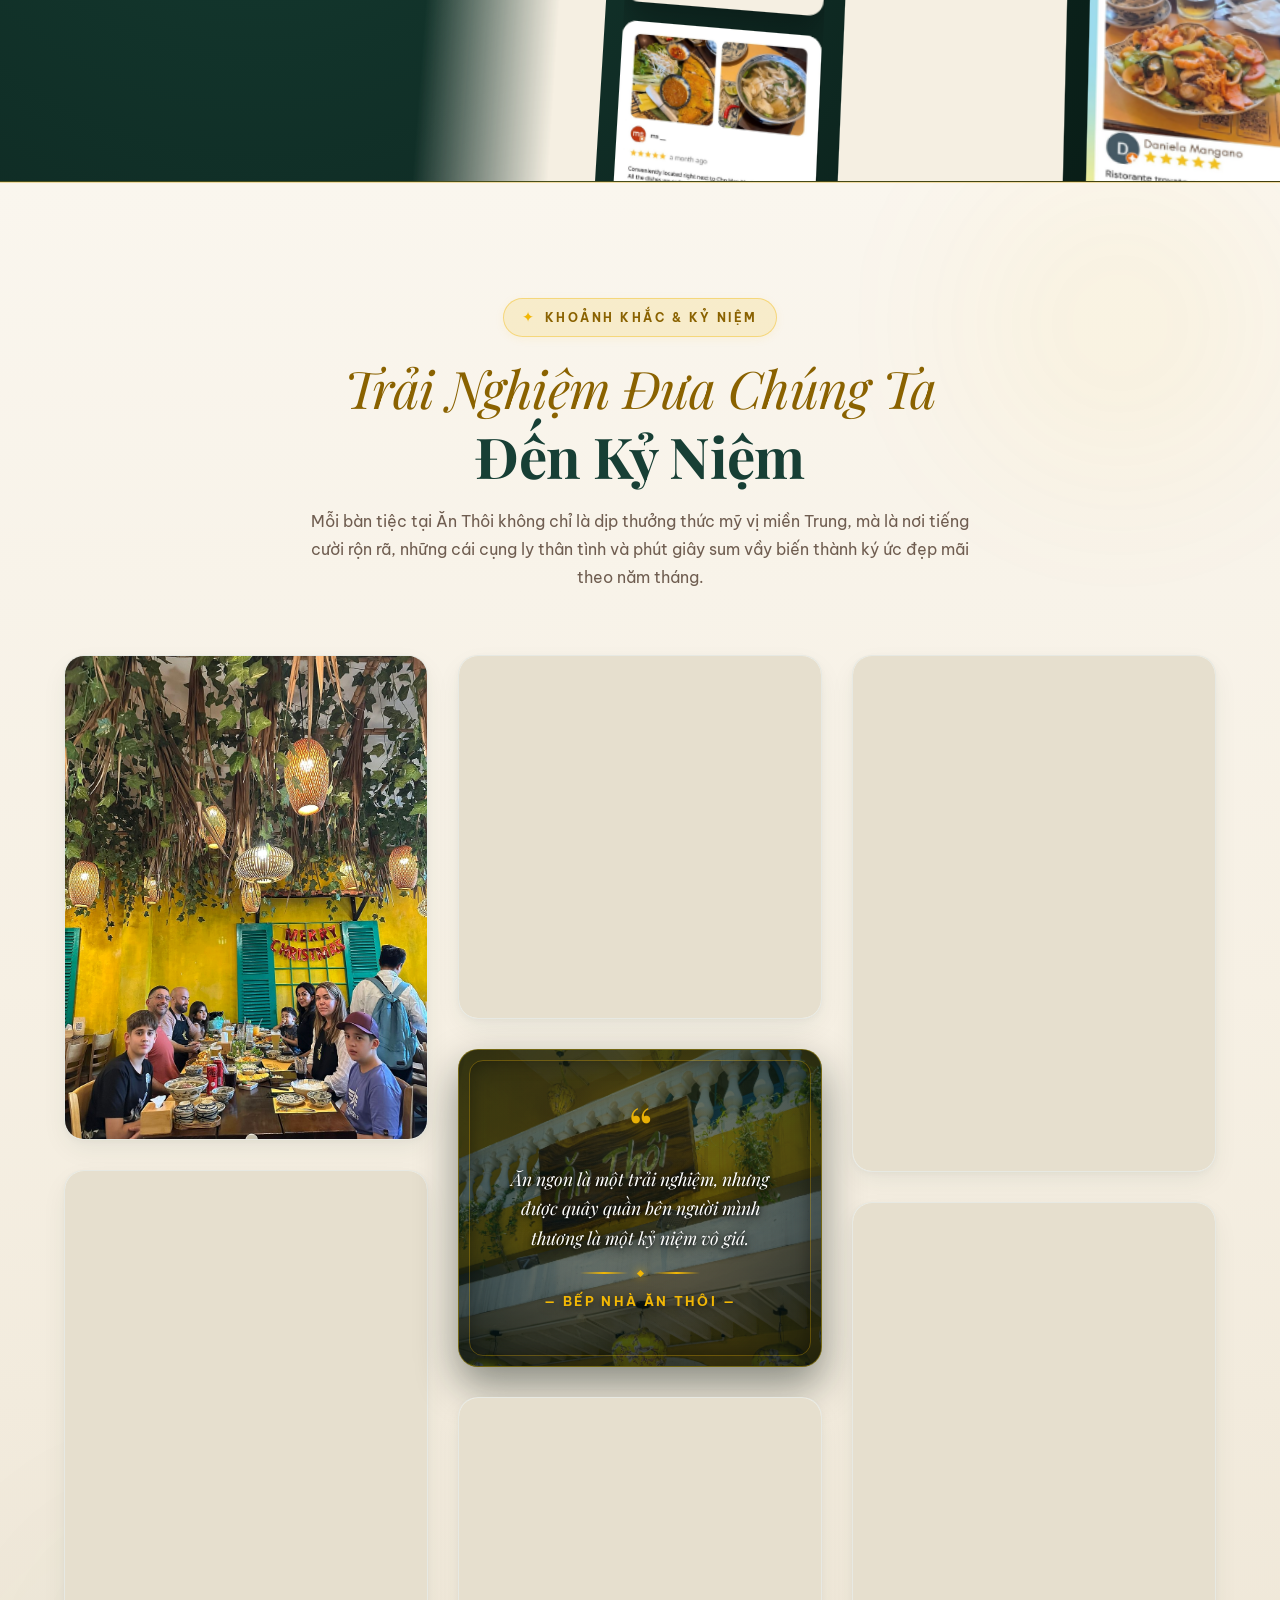
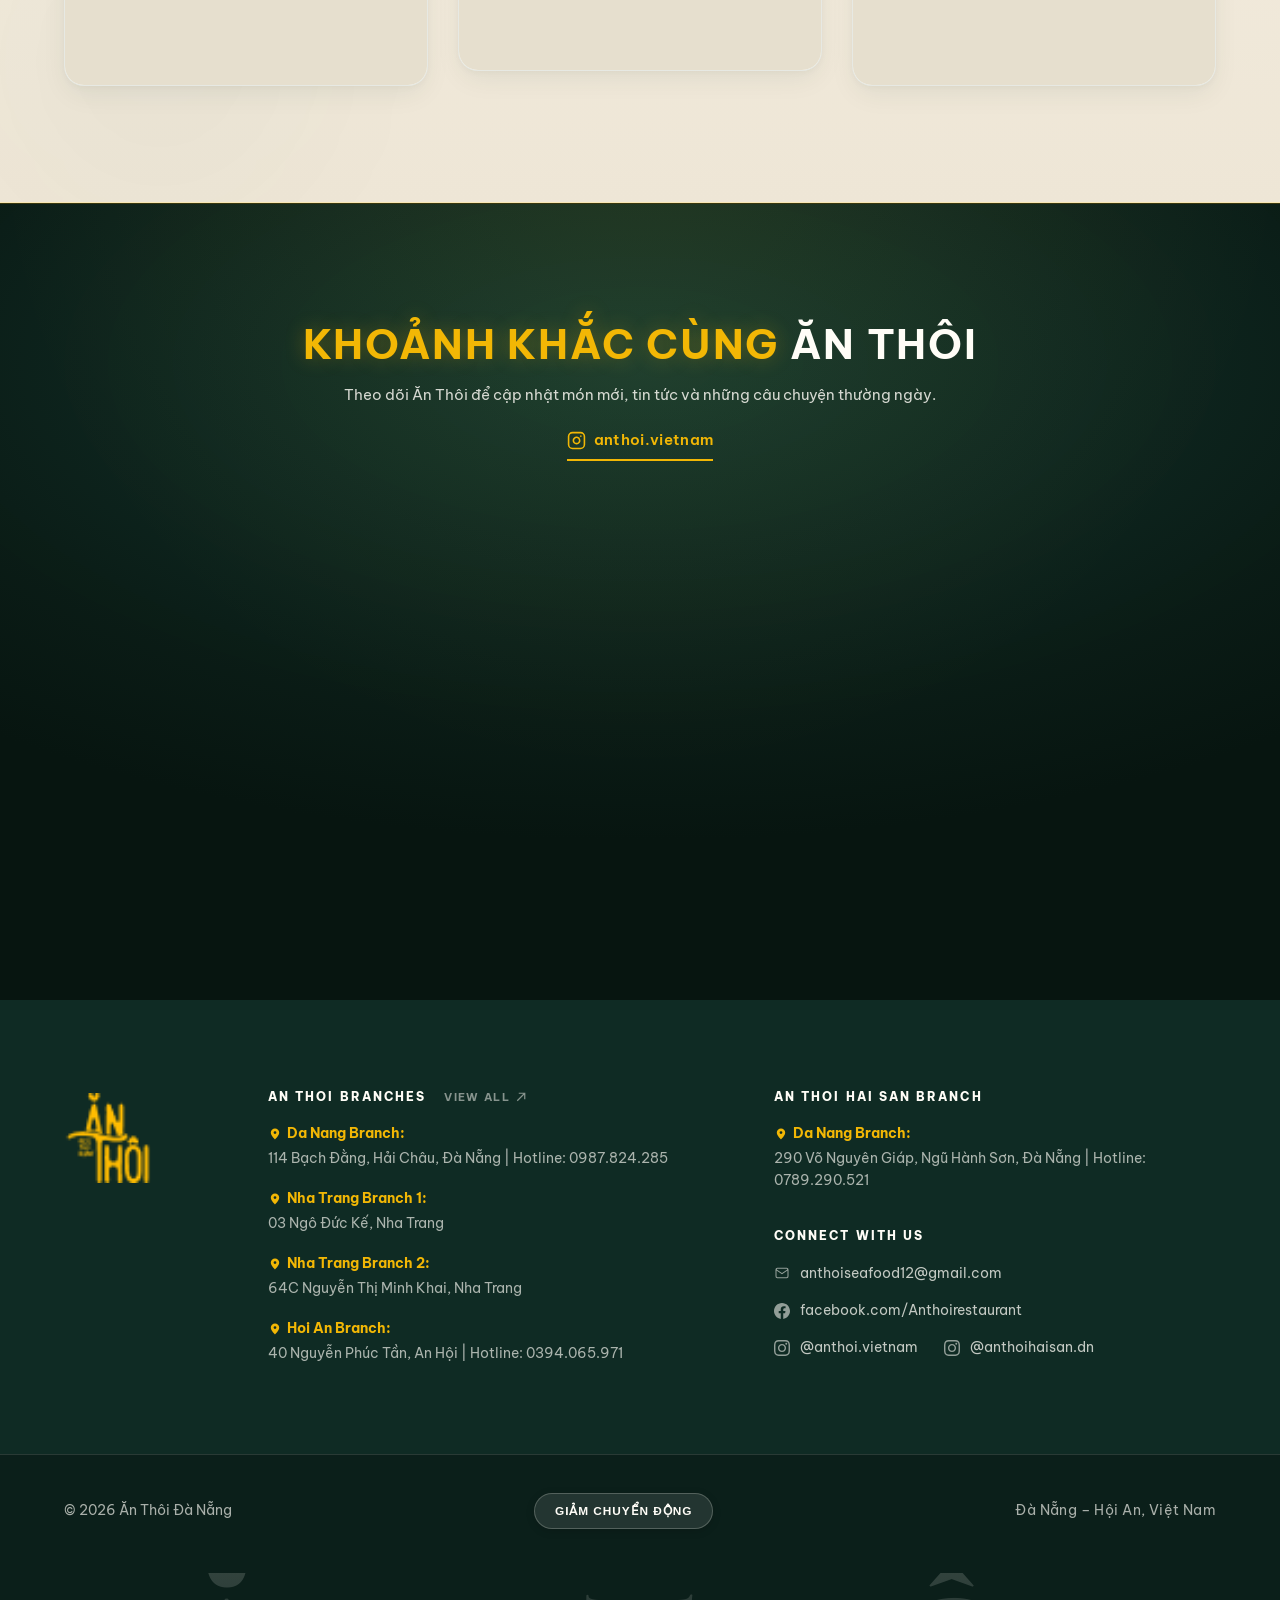
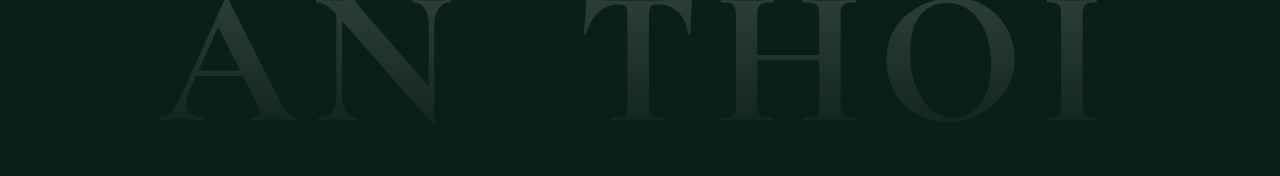
<file: trai-nghiem.html>
<!DOCTYPE html>
<html lang="vi">
<head>
<meta charset="utf-8">
<meta name="viewport" content="width=device-width,initial-scale=1">
<title>Trải nghiệm - Ăn Thôi</title>
<meta name="description" content="Ăn Thôi - nhà hàng ẩm thực Việt tại 114 Bạch Đằng, Hải Châu, Đà Nẵng. Nơi một bữa ăn trở thành một ký ức.">
<link rel="icon" type="image/png" href="image/logo.png">
<link rel="apple-touch-icon" href="image/logo.png">
<link rel="preconnect" href="https://fonts.googleapis.com"><link rel="preconnect" href="https://fonts.gstatic.com" crossorigin>
<link href="https://fonts.googleapis.com/css2?family=Be+Vietnam+Pro:ital,wght@0,300;0,400;0,500;0,600;0,700;0,800;1,400;1,600&family=Cormorant+Garamond:ital,wght@0,500;0,600;0,700;1,500;1,600&family=Playfair+Display:ital,wght@0,400;0,500;0,600;0,700;0,800;0,900;1,400;1,500;1,600;1,700&display=swap" rel="stylesheet">
<link rel="stylesheet" href="css/style.css">
<link rel="stylesheet" href="css/chatbot.css">
</head>
<body>
<header class="header"><div class="header__in">
  <a class="logo" href="index.html" aria-label="Ăn Thôi - về trang chủ"><img class="logo__img" src="image/logo.png" alt="Ăn Thôi"></a>
  <div class="header__r">
    <nav class="nav" aria-label="Điều hướng chính">
      <a href="ve-chung-toi.html" data-i18n="nav_about">Về chúng tôi</a>
      <a href="thuc-don.html" data-i18n="nav_menu">Thực đơn</a>
      <a href="trai-nghiem.html" aria-current="page" data-i18n="nav_experience">Trải nghiệm</a>
      <a href="blog.html" data-i18n="nav_blog">Blog</a>
      <a href="lien-he.html" data-i18n="nav_visit">Ghé thăm</a>
    </nav>
    <div class="lang-select" id="langSelect">
      <button type="button" class="lang-select__btn" id="langSelectBtn" aria-haspopup="listbox" aria-expanded="false" aria-label="Chọn ngôn ngữ">
        <span class="lang-select__current-flag">
          <svg viewBox="0 0 36 36" width="24" height="24" class="lang-flag" aria-hidden="true"><circle cx="18" cy="18" r="18" fill="#DA251D"/><polygon fill="#FFEB3B" points="18,7.5 20.8,16.1 29.8,16.1 22.5,21.4 25.3,30 18,24.7 10.7,30 13.5,21.4 6.2,16.1 15.2,16.1"/></svg>
        </span>
        <span class="lang-select__current-code">VI</span>
        <svg class="lang-select__arrow" viewBox="0 0 16 16" fill="none" stroke="currentColor" stroke-width="2.2" stroke-linecap="round" stroke-linejoin="round" aria-hidden="true"><path d="m4 6 4 4 4-4"/></svg>
      </button>
      <div class="lang-select__menu" id="langSelectMenu" role="listbox" aria-label="Danh sách ngôn ngữ">
        <button type="button" class="lang-select__option" role="option" data-lang="EN" aria-selected="false">
          <span class="lang-select__option-flag">
            <svg viewBox="0 0 36 36" width="26" height="26" class="lang-flag" aria-hidden="true"><clipPath id="uk-clip"><circle cx="18" cy="18" r="18"/></clipPath><g clip-path="url(#uk-clip)"><rect width="36" height="36" fill="#012169"/><path d="M0 0 L36 36 M36 0 L0 36" stroke="#fff" stroke-width="5"/><path d="M0 0 L36 36 M36 0 L0 36" stroke="#C8102E" stroke-width="2.5"/><path d="M18 0 V36 M0 18 H36" stroke="#fff" stroke-width="8"/><path d="M18 0 V36 M0 18 H36" stroke="#C8102E" stroke-width="4.8"/></g></svg>
          </span>
          <span class="lang-select__option-text">EN</span>
        </button>
        <button type="button" class="lang-select__option is-active" role="option" data-lang="VI" aria-selected="true">
          <span class="lang-select__option-flag">
            <svg viewBox="0 0 36 36" width="26" height="26" class="lang-flag" aria-hidden="true"><circle cx="18" cy="18" r="18" fill="#DA251D"/><polygon fill="#FFEB3B" points="18,7.5 20.8,16.1 29.8,16.1 22.5,21.4 25.3,30 18,24.7 10.7,30 13.5,21.4 6.2,16.1 15.2,16.1"/></svg>
          </span>
          <span class="lang-select__option-text">VI</span>
        </button>
        <button type="button" class="lang-select__option" role="option" data-lang="ZH" aria-selected="false">
          <span class="lang-select__option-flag">
            <svg viewBox="0 0 36 36" width="26" height="26" class="lang-flag" aria-hidden="true"><circle cx="18" cy="18" r="18" fill="#DE2910"/><polygon fill="#FFDE00" points="9,6 9.9,8.8 12.8,8.8 10.5,10.5 11.4,13.3 9,11.6 6.6,13.3 7.5,10.5 5.2,8.8 8.1,8.8"/><polygon fill="#FFDE00" points="15,5 15.3,6.1 16.4,6.1 15.5,6.7 15.9,7.8 15,7.1 14.1,7.8 14.4,6.7 13.6,6.1 14.7,6.1"/><polygon fill="#FFDE00" points="17.5,7.5 17.8,8.6 18.9,8.6 18,9.2 18.4,10.3 17.5,9.6 16.6,10.3 16.9,9.2 16.1,8.6 17.2,8.6"/><polygon fill="#FFDE00" points="17.5,12 17.8,13.1 18.9,13.1 18,13.7 18.4,14.8 17.5,14.1 16.6,14.8 16.9,13.7 16.1,13.1 17.2,13.1"/><polygon fill="#FFDE00" points="15,14.8 15.3,15.9 16.4,15.9 15.5,16.5 15.9,17.6 15,16.9 14.1,17.6 14.4,16.5 13.6,15.9 14.7,15.9"/></svg>
          </span>
          <span class="lang-select__option-text">ZH</span>
        </button>
        <button type="button" class="lang-select__option" role="option" data-lang="KO" aria-selected="false">
          <span class="lang-select__option-flag">
            <svg viewBox="0 0 36 36" width="26" height="26" class="lang-flag" aria-hidden="true"><circle cx="18" cy="18" r="18" fill="#FFFFFF"/><circle cx="18" cy="18" r="17.2" fill="none" stroke="rgba(0,0,0,0.12)" stroke-width="1"/><clipPath id="ko-clip"><circle cx="18" cy="18" r="7.5"/></clipPath><g clip-path="url(#ko-clip)"><rect x="10" y="10" width="16" height="8" fill="#CD2E3A"/><rect x="10" y="18" width="16" height="8" fill="#0047A0"/><circle cx="14.25" cy="18" r="3.75" fill="#CD2E3A"/><circle cx="21.75" cy="18" r="3.75" fill="#0047A0"/></g><path d="M7 8.5 L9.5 6 M8 9.5 L10.5 7 M9 10.5 L11.5 8" stroke="#111" stroke-width="1.2" stroke-linecap="round"/><path d="M26.5 8.5 L29 6 M25.5 9.5 L28 7 M24.5 10.5 L27 8" stroke="#111" stroke-width="1.2" stroke-linecap="round"/><path d="M7 27.5 L9.5 30 M8 26.5 L10.5 29 M9 25.5 L11.5 28" stroke="#111" stroke-width="1.2" stroke-linecap="round"/><path d="M26.5 27.5 L29 30 M25.5 26.5 L28 29 M24.5 25.5 L27 28" stroke="#111" stroke-width="1.2" stroke-linecap="round"/></svg>
          </span>
          <span class="lang-select__option-text">KO</span>
        </button>
        <button type="button" class="lang-select__option" role="option" data-lang="RU" aria-selected="false">
          <span class="lang-select__option-flag">
            <svg viewBox="0 0 36 36" width="26" height="26" class="lang-flag" aria-hidden="true"><clipPath id="ru-clip"><circle cx="18" cy="18" r="18"/></clipPath><g clip-path="url(#ru-clip)"><rect width="36" height="12" y="0" fill="#FFFFFF"/><rect width="36" height="12" y="12" fill="#0039A6"/><rect width="36" height="12" y="24" fill="#D52B1E"/><circle cx="18" cy="18" r="17.2" fill="none" stroke="rgba(0,0,0,0.1)" stroke-width="1"/></g></svg>
          </span>
          <span class="lang-select__option-text">RU</span>
        </button>
      </div>
    </div>
    <a class="btn" href="dat-ban.html"><span data-i18n="btn_book">Đặt bàn</span><svg viewBox="0 0 16 16" fill="none" stroke="currentColor" stroke-width="1.4" aria-hidden="true"><path d="M3 13 13 3M5 3h8v8"/></svg></a>
    <button class="burger" aria-expanded="false" aria-controls="menu" aria-label="Mở menu"><i></i><i></i><i></i></button>
  </div>
</div></header>
<div class="drawer" id="menu" aria-hidden="true">
  <div class="drawer__bg"></div>
  <aside class="drawer__panel" aria-label="Menu">
    <div class="drawer__top"><a class="logo" href="index.html"><img class="logo__img" src="image/logo.png" alt="Ăn Thôi"></a><button class="drawer__close" type="button" aria-label="Đóng menu"><svg viewBox="0 0 20 20" fill="none" stroke="currentColor" stroke-width="1.5" aria-hidden="true"><path d="M4 4l12 12M16 4 4 16"/></svg></button></div>
    <nav class="drawer__nav" aria-label="Menu chính">
      <a href="ve-chung-toi.html"><span data-i18n="nav_about">Về chúng tôi</span><svg viewBox="0 0 20 20" fill="none" stroke="currentColor" stroke-width="1.4" aria-hidden="true"><path d="M3 10h14M11 4l6 6-6 6"/></svg></a>
      <a href="thuc-don.html"><span data-i18n="nav_menu">Thực đơn</span><svg viewBox="0 0 20 20" fill="none" stroke="currentColor" stroke-width="1.4" aria-hidden="true"><path d="M3 10h14M11 4l6 6-6 6"/></svg></a>
      <a href="trai-nghiem.html"><span data-i18n="nav_experience">Trải nghiệm</span><svg viewBox="0 0 20 20" fill="none" stroke="currentColor" stroke-width="1.4" aria-hidden="true"><path d="M3 10h14M11 4l6 6-6 6"/></svg></a>
      <a href="blog.html"><span data-i18n="nav_blog">Blog</span><svg viewBox="0 0 20 20" fill="none" stroke="currentColor" stroke-width="1.4" aria-hidden="true"><path d="M3 10h14M11 4l6 6-6 6"/></svg></a>
      <a href="lien-he.html"><span data-i18n="nav_visit">Ghé thăm</span><svg viewBox="0 0 20 20" fill="none" stroke="currentColor" stroke-width="1.4" aria-hidden="true"><path d="M3 10h14M11 4l6 6-6 6"/></svg></a>
    </nav>
    <div class="drawer__foot"><a class="btn btn--wide" href="dat-ban.html"><span data-i18n="btn_book">Đặt bàn</span><svg viewBox="0 0 16 16" fill="none" stroke="currentColor" stroke-width="1.4" aria-hidden="true"><path d="M3 13 13 3M5 3h8v8"/></svg></a></div>
  </aside>
</div>
<main>
<section class="page-top page-top--experience" aria-label="Trải nghiệm">
  <div class="page-top__bg" aria-hidden="true"></div>
  <div class="wrap page-top__wrap reveal">
    <p class="eyebrow" data-i18n="foot_brand_title">Nhà hàng Ăn Thôi</p>
    <h1 data-i18n="nav_experience">Trải nghiệm</h1>
    <div class="page-top__divider" aria-hidden="true"></div>
  </div>
  <a href="#kham-pha" class="page-top__scroll" aria-label="Khám phá trải nghiệm Ăn Thôi">
    <svg viewBox="0 0 24 24" fill="none" stroke="currentColor" stroke-width="2.2" stroke-linecap="round" stroke-linejoin="round" aria-hidden="true">
      <polyline points="6 9 12 15 18 9"></polyline>
    </svg>
  </a>
</section>
  <!-- ==================== KHÁCH HÀNG NÓI GÌ (3D REVIEWS WALL) ==================== -->
  <section id="danh-gia" class="reviews" aria-label="Khách hàng nói gì về Ăn Thôi">
    <div id="kham-pha" style="position: absolute; top: 0; left: 0; width: 0; height: 0; pointer-events: none;"></div>
    <div class="reviews__wrap wrap">
      <!-- Cột trái: Thông tin & Điểm đánh giá -->
      <div class="reviews__text">
        <p class="reviews__eyebrow" data-i18n="reviews_eyebrow">KHÁCH HÀNG NÓI GÌ VỀ ĂN THÔI</p>
        
        <div class="reviews__score-wrap">
          <div class="reviews__num" id="reviewsCount" data-target="9539" aria-label="9.539 đánh giá của khách hàng">9.539</div>
          <div class="reviews__rating">
            <span class="reviews__stars" aria-hidden="true">★★★★★</span>
            <span class="reviews__rating-text" data-i18n="reviews_rating_text">Tổng lượt đánh giá của Khách hàng</span>
          </div>
        </div>

        <!-- 2 khối Google Reviews & Tripadvisor (số liệu nạp tự động từ REVIEW_CONFIG) -->
        <div class="reviews__badges">
          <!-- Google Reviews Badge -->
          <a href="https://www.google.com/maps/place/%C4%82n+Th%C3%B4i/@16.0682463,108.222233,820m/data=!3m1!1e3!4m8!3m7!1s0x3142194921d15361:0xdd9637b7caf7eb1f!8m2!3d16.0682463!4d108.2248133!9m1!1b1!16s%2Fg%2F11tfk6fw62?entry=ttu&g_ep=EgoyMDI2MTEwNC4wIKXMDSoASAFQAw%3D%3D" target="_blank" rel="noopener noreferrer" class="reviews__badge" id="googleBadge" aria-label="Xem đánh giá trên Google Reviews">
            <div class="reviews__badge-icon" aria-hidden="true">
              <svg viewBox="0 0 24 24" width="22" height="22">
                <path fill="#4285F4" d="M23.745 12.27c0-.7-.06-1.4-.19-2.07H12v4.51h6.6c-.29 1.52-1.14 2.82-2.4 3.68v3.05h3.88c2.27-2.09 3.665-5.17 3.665-9.17z"/>
                <path fill="#34A853" d="M12 24c3.24 0 5.95-1.08 7.93-2.91l-3.88-3.05c-1.08.72-2.45 1.16-4.05 1.16-3.12 0-5.77-2.1-6.72-4.93H1.25v3.15C3.26 21.36 7.33 24 12 24z"/>
                <path fill="#FBBC05" d="M5.28 14.27c-.25-.72-.38-1.49-.38-2.27s.13-1.55.38-2.27V6.58H1.25C.45 8.18 0 9.99 0 12s.45 3.82 1.25 5.42l4.03-3.15z"/>
                <path fill="#EA4335" d="M12 4.75c1.77 0 3.35.61 4.6 1.8l3.42-3.42C17.95 1.19 15.24 0 12 0 7.33 0 3.26 2.64 1.25 6.58l4.03 3.15c.95-2.83 3.6-4.98 6.72-4.98z"/>
              </svg>
            </div>
            <div class="reviews__badge-body">
              <div class="reviews__badge-head">
                <span class="reviews__badge-name">Google Reviews</span>
                <span class="reviews__badge-score" id="googleScore">4.9 ★</span>
              </div>
              <p class="reviews__badge-sub" id="googleCount" data-i18n="reviews_google_count">8.271+ đánh giá được xác thực</p>
            </div>
            <div class="reviews__badge-arrow" aria-hidden="true">
              <svg viewBox="0 0 16 16" fill="none" stroke="currentColor" stroke-width="2.2" width="14" height="14">
                <path d="M4 12L12 4M6 4h6v6"/>
              </svg>
            </div>
          </a>

          <!-- Tripadvisor Badge -->
          <a href="https://www.tripadvisor.com/Restaurant_Review-g298085-d24982748-Reviews-An_Thoi-Da_Nang.html" target="_blank" rel="noopener noreferrer" class="reviews__badge" id="tripBadge" aria-label="Xem đánh giá trên Tripadvisor">
            <div class="reviews__badge-icon" aria-hidden="true">
              <svg viewBox="0 0 24 24" width="24" height="24">
                <path fill="#00AA6C" d="M12 4.5C9.64 4.5 7.5 5.56 6.07 7.23L4.2 5.36H2v6.5h1.5l1.83-1.83C5.74 12.3 8.65 14 12 14s6.26-1.7 6.67-3.97l1.83 1.83H22v-6.5h-2.2l-1.87 1.87C16.5 5.56 14.36 4.5 12 4.5z"/>
                <circle cx="6.5" cy="12" r="3.2" fill="#00AA6C"/>
                <circle cx="6.5" cy="12" r="2.2" fill="#fff"/>
                <circle cx="6.5" cy="12" r="1.1" fill="#000"/>
                <circle cx="17.5" cy="12" r="3.2" fill="#00AA6C"/>
                <circle cx="17.5" cy="12" r="2.2" fill="#fff"/>
                <circle cx="17.5" cy="12" r="1.1" fill="#000"/>
                <polygon points="12,13.2 10.8,11.5 13.2,11.5" fill="#00AA6C"/>
              </svg>
            </div>
            <div class="reviews__badge-body">
              <div class="reviews__badge-head">
                <span class="reviews__badge-name">Tripadvisor</span>
                <span class="reviews__badge-score" id="tripScore">5.0 ●</span>
              </div>
              <p class="reviews__badge-sub" id="tripRank">Top 55 Nhà hàng tại Đà Nẵng</p>
            </div>
            <div class="reviews__badge-arrow" aria-hidden="true">
              <svg viewBox="0 0 16 16" fill="none" stroke="currentColor" stroke-width="2.2" width="14" height="14">
                <path d="M4 12L12 4M6 4h6v6"/>
              </svg>
            </div>
          </a>
        </div>

        <a href="https://www.google.com/maps/place/%C4%82n+Th%C3%B4i/@16.0682463,108.222233,820m/data=!3m1!1e3!4m8!3m7!1s0x3142194921d15361:0xdd9637b7caf7eb1f!8m2!3d16.0682463!4d108.2248133!9m1!1b1!16s%2Fg%2F11tfk6fw62?entry=ttu&g_ep=EgoyMDI2MTEwNC4wIKXMDSoASAFQAw%3D%3D" target="_blank" rel="noopener noreferrer" class="reviews__link" id="reviewsReadMore">
          <span data-i18n="reviews_read_more">Đọc thêm đánh giá</span>
          <svg viewBox="0 0 24 24" fill="none" stroke="currentColor" stroke-width="2.2" stroke-linecap="round" stroke-linejoin="round" aria-hidden="true" width="18" height="18">
            <line x1="5" y1="12" x2="19" y2="12"></line>
            <polyline points="12 5 19 12 12 19"></polyline>
          </svg>
        </a>
      </div>

      <!-- Cột phải: Bức tường review 3D -->
      <div class="reviews__wall" aria-hidden="true">
        <div class="reviews__stage-wrap">
          <div class="reviews__stage" id="reviewsStage">
            <!-- 5 cột ảnh sinh động từ mảng RW_IMAGES trong js/reviews.js -->
          </div>
        </div>
      </div>
    </div>
  </section>

<!-- ==========================================================
     PHẦN: TRẢI NGHIỆM ĐƯA CHÚNG TA ĐẾN KỶ NIỆM (CUSTOMER MEMORY WALL)
     Dùng trọn vẹn bộ ảnh khách hàng thực tế tại Ăn Thôi (image/cus)
     ========================================================== -->
<section class="memory-sec" id="trai-nghiem-ky-niem" aria-label="Trải nghiệm đưa chúng ta đến kỷ niệm">
  <!-- Hiệu ứng vầng sáng trang nhã -->
  <div class="memory-sec__decor memory-sec__decor--1" aria-hidden="true"></div>
  <div class="memory-sec__decor memory-sec__decor--2" aria-hidden="true"></div>

  <div class="wrap">
    <!-- Tiêu đề khối -->
    <div class="memory-sec__head reveal">
      <div class="memory-sec__badge">
        <span class="memory-sec__badge-icon" aria-hidden="true">✦</span>
        <span data-i18n="memory_badge">KHOẢNH KHẮC &amp; KỶ NIỆM</span>
      </div>
      <h2 class="memory-sec__title">
        <span class="memory-sec__title-accent" data-i18n="memory_title_1">Trải Nghiệm Đưa Chúng Ta</span>
        <span class="memory-sec__title-main" data-i18n="memory_title_2">Đến Kỷ Niệm</span>
      </h2>
      <p class="memory-sec__desc" data-i18n="memory_desc">
        Mỗi bàn tiệc tại Ăn Thôi không chỉ là dịp thưởng thức mỹ vị miền Trung, mà là nơi tiếng cười rộn rã, những cái cụng ly thân tình và phút giây sum vầy biến thành ký ức đẹp mãi theo năm tháng.
      </p>
    </div>

    <!-- Bố cục Bento / Mosaic 3 Cột nghệ thuật -->
    <div class="memory-grid reveal" id="memoryGrid">

      <!-- CỘT 1 -->
      <div class="memory-col memory-col--1">
        <!-- Thẻ 1: cus2.jpg (Chân dung 3:4) -->
        <article class="memory-card memory-card--tall">
          <div class="memory-card__media">
            <img src="image/cus/cus2.jpg" alt="Khoảnh khắc khách hàng tại Ăn Thôi" loading="lazy" decoding="async">
          </div>
        </article>

        <!-- Thẻ 2: cus4.jpeg (Ngang 16:10) -->
        <article class="memory-card memory-card--wide">
          <div class="memory-card__media">
            <img src="image/cus/cus4.jpeg" alt="Khoảnh khắc khách hàng tại Ăn Thôi" loading="lazy" decoding="async">
          </div>
        </article>
      </div>

      <!-- CỘT 2 (TÂM ĐIỂM VỚI THẺ QUOTE CAO CẤP) -->
      <div class="memory-col memory-col--2">
        <!-- Thẻ 3: cus1.jpg (Vuông 1:1) -->
        <article class="memory-card memory-card--square">
          <div class="memory-card__media">
            <img src="image/cus/cus1.jpg" alt="Khoảnh khắc khách hàng tại Ăn Thôi" loading="lazy" decoding="async">
          </div>
        </article>

        <!-- Thẻ Quote Nghệ Thuật mang hồn Ăn Thôi -->
        <div class="memory-quote-card" aria-hidden="true">
          <div class="memory-quote-card__bg"></div>
          <div class="memory-quote-card__overlay"></div>
          <div class="memory-quote-card__frame"></div>
          <div class="memory-quote-card__inner">
            <span class="memory-quote-card__icon">“</span>
            <p class="memory-quote-card__text" data-i18n="memory_quote_text">
              Ăn ngon là một trải nghiệm, nhưng được quây quần bên người mình thương là một kỷ niệm vô giá.
            </p>
            <div class="memory-quote-card__line">
              <span class="memory-quote-card__line-dot"></span>
            </div>
            <span class="memory-quote-card__author" data-i18n="memory_quote_author">— Bếp Nhà Ăn Thôi —</span>
          </div>
        </div>

        <!-- Thẻ 4: cus5.jpg (Ngang 4:3) -->
        <article class="memory-card memory-card--landscape">
          <div class="memory-card__media">
            <img src="image/cus/cus5.jpg" alt="Khoảnh khắc khách hàng tại Ăn Thôi" loading="lazy" decoding="async">
          </div>
        </article>
      </div>

      <!-- CỘT 3 -->
      <div class="memory-col memory-col--3">
        <!-- Thẻ 5: cus6.jpeg (Chân dung dài / Tallest) -->
        <article class="memory-card memory-card--tallest">
          <div class="memory-card__media">
            <img src="image/cus/cus6.jpeg" alt="Khoảnh khắc khách hàng tại Ăn Thôi" loading="lazy" decoding="async">
          </div>
        </article>

        <!-- Thẻ 6: cus3.jpg (Tri Kỷ Hội Ngộ - căn chỉnh lề dưới bằng cột thứ 2) -->
        <article class="memory-card memory-card--tri-ky">
          <div class="memory-card__media">
            <img src="image/cus/cus3.jpg" alt="Khoảnh khắc khách hàng tại Ăn Thôi" loading="lazy" decoding="async">
          </div>
        </article>
      </div>

    </div>
  </div>
</section>

<section class="moments-sec" id="khoanh-khac" aria-label="Khoảnh khắc cùng Ăn Thôi">
  <div class="moments-sec__head reveal">
    <h2 class="moments-sec__title">
      <span class="text-gold" data-i18n="moments_gold">KHOẢNH KHẮC CÙNG</span> <span class="text-white" data-i18n="moments_white">ĂN THÔI</span>
    </h2>
    <p class="moments-sec__desc" data-i18n="moments_desc">Theo dõi Ăn Thôi để cập nhật món mới, tin tức và những câu chuyện thường ngày.</p>
    <div class="moments-sec__channels">
      <a href="https://www.instagram.com/anthoi.vietnam/" target="_blank" rel="noopener noreferrer" class="moments-sec__channel is-active" aria-label="Instagram anthoi.vietnam">
        <svg viewBox="0 0 24 24" fill="none" stroke="currentColor" stroke-width="2" stroke-linecap="round" stroke-linejoin="round" aria-hidden="true">
          <rect x="2" y="2" width="20" height="20" rx="5" ry="5"></rect>
          <path d="M16 11.37A4 4 0 1 1 12.63 8 4 4 0 0 1 16 11.37z"></path>
          <line x1="17.5" y1="6.5" x2="17.51" y2="6.5"></line>
        </svg>
        <span>anthoi.vietnam</span>
      </a>
    </div>
  </div>

  <div class="moments-carousel reveal" id="momentsCarousel">
    <button type="button" class="moments-carousel__btn moments-carousel__btn--prev" id="momentsPrev" aria-label="Xem ảnh trước">
      <svg viewBox="0 0 24 24" fill="none" stroke="currentColor" stroke-width="2.8" stroke-linecap="round" stroke-linejoin="round" aria-hidden="true">
        <path d="m15 18-6-6 6-6"/>
      </svg>
    </button>

    <div class="moments-carousel__track" id="momentsTrack" tabindex="0" role="region" aria-label="Danh sách khoảnh khắc Ăn Thôi">
      
      <a href="https://www.instagram.com/p/DTjmDNik4UR/?img_index=1" target="_blank" rel="noopener noreferrer" class="moments-card" aria-label="Khoảnh khắc Ăn Thôi 1">
        <div class="moments-card__media">
          <img src="image/khoangkhac/khoangkhac1.jpg" alt="Khoảnh khắc Ăn Thôi 1" loading="lazy">
        </div>
        <div class="moments-card__overlay">
          <span class="moments-card__badge">
            <svg viewBox="0 0 24 24" fill="currentColor" aria-hidden="true"><path d="M12 2.163c3.204 0 3.584.012 4.85.07 3.252.148 4.771 1.691 4.919 4.919.058 1.265.069 1.645.069 4.849 0 3.205-.012 3.584-.069 4.849-.149 3.225-1.664 4.771-4.919 4.919-1.266.058-1.644.07-4.85.07-3.204 0-3.584-.012-4.849-.07-3.26-.149-4.771-1.699-4.919-4.92-.058-1.265-.07-1.644-.07-4.849 0-3.204.013-3.583.07-4.849.149-3.227 1.664-4.771 4.919-4.919 1.266-.057 1.645-.069 4.849-.069zm0-2.163c-3.259 0-3.667.014-4.947.072-4.358.2-6.78 2.618-6.98 6.98-.059 1.281-.073 1.689-.073 4.948 0 3.259.014 3.668.072 4.948.2 4.358 2.618 6.78 6.98 6.98 1.281.058 1.689.072 4.948.072 3.259 0 3.668-.014 4.948-.072 4.354-.2 6.782-2.618 6.979-6.98.059-1.28.073-1.689.073-4.948 0-3.259-.014-3.667-.072-4.947-.196-4.354-2.617-6.78-6.979-6.98-1.281-.059-1.69-.073-4.949-.073zm0 5.838c-3.403 0-6.162 2.759-6.162 6.162s2.759 6.163 6.162 6.163 6.162-2.759 6.162-6.163c0-3.403-2.759-6.162-6.162-6.162zm0 10.162c-2.209 0-4-1.79-4-4 0-2.209 1.791-4 4-4s4 1.791 4 4c0 2.21-1.791 4-4 4zm6.406-11.845c-.796 0-1.441.645-1.441 1.44s.645 1.44 1.441 1.44c.795 0 1.439-.645 1.439-1.44s-.644-1.44-1.439-1.44z"/></svg>
            <span>Instagram</span>
          </span>
        </div>
      </a>

      <a href="https://www.instagram.com/p/DP-PNxICFc4/" target="_blank" rel="noopener noreferrer" class="moments-card" aria-label="Khoảnh khắc Ăn Thôi 2">
        <div class="moments-card__media">
          <img src="image/khoangkhac/khoangkhac2.jpg" alt="Khoảnh khắc Ăn Thôi 2" loading="lazy">
        </div>
        <div class="moments-card__overlay">
          <span class="moments-card__badge">
            <svg viewBox="0 0 24 24" fill="currentColor" aria-hidden="true"><path d="M12 2.163c3.204 0 3.584.012 4.85.07 3.252.148 4.771 1.691 4.919 4.919.058 1.265.069 1.645.069 4.849 0 3.205-.012 3.584-.069 4.849-.149 3.225-1.664 4.771-4.919 4.919-1.266.058-1.644.07-4.85.07-3.204 0-3.584-.012-4.849-.07-3.26-.149-4.771-1.699-4.919-4.92-.058-1.265-.07-1.644-.07-4.849 0-3.204.013-3.583.07-4.849.149-3.227 1.664-4.771 4.919-4.919 1.266-.057 1.645-.069 4.849-.069zm0-2.163c-3.259 0-3.667.014-4.947.072-4.358.2-6.78 2.618-6.98 6.98-.059 1.281-.073 1.689-.073 4.948 0 3.259.014 3.668.072 4.948.2 4.358 2.618 6.78 6.98 6.98 1.281.058 1.689.072 4.948.072 3.259 0 3.668-.014 4.948-.072 4.354-.2 6.782-2.618 6.979-6.98.059-1.28.073-1.689.073-4.948 0-3.259-.014-3.667-.072-4.947-.196-4.354-2.617-6.78-6.979-6.98-1.281-.059-1.69-.073-4.949-.073zm0 5.838c-3.403 0-6.162 2.759-6.162 6.162s2.759 6.163 6.162 6.163 6.162-2.759 6.162-6.163c0-3.403-2.759-6.162-6.162-6.162zm0 10.162c-2.209 0-4-1.79-4-4 0-2.209 1.791-4 4-4s4 1.791 4 4c0 2.21-1.791 4-4 4zm6.406-11.845c-.796 0-1.441.645-1.441 1.44s.645 1.44 1.441 1.44c.795 0 1.439-.645 1.439-1.44s-.644-1.44-1.439-1.44z"/></svg>
            <span>Instagram</span>
          </span>
        </div>
      </a>

      <a href="https://www.instagram.com/p/DRgn0zHEcbk/?utm_source=ig_web_copy_link&igsh=MzRlODBiNWFlZA%3D%3D" target="_blank" rel="noopener noreferrer" class="moments-card" aria-label="Khoảnh khắc Ăn Thôi 3">
        <div class="moments-card__media">
          <img src="image/khoangkhac/khoangkhac3.webp" alt="Khoảnh khắc Ăn Thôi 3" loading="lazy">
        </div>
        <div class="moments-card__overlay">
          <span class="moments-card__badge">
            <svg viewBox="0 0 24 24" fill="currentColor" aria-hidden="true"><path d="M12 2.163c3.204 0 3.584.012 4.85.07 3.252.148 4.771 1.691 4.919 4.919.058 1.265.069 1.645.069 4.849 0 3.205-.012 3.584-.069 4.849-.149 3.225-1.664 4.771-4.919 4.919-1.266.058-1.644.07-4.85.07-3.204 0-3.584-.012-4.849-.07-3.26-.149-4.771-1.699-4.919-4.92-.058-1.265-.07-1.644-.07-4.849 0-3.204.013-3.583.07-4.849.149-3.227 1.664-4.771 4.919-4.919 1.266-.057 1.645-.069 4.849-.069zm0-2.163c-3.259 0-3.667.014-4.947.072-4.358.2-6.78 2.618-6.98 6.98-.059 1.281-.073 1.689-.073 4.948 0 3.259.014 3.668.072 4.948.2 4.358 2.618 6.78 6.98 6.98 1.281.058 1.689.072 4.948.072 3.259 0 3.668-.014 4.948-.072 4.354-.2 6.782-2.618 6.979-6.98.059-1.28.073-1.689.073-4.948 0-3.259-.014-3.667-.072-4.947-.196-4.354-2.617-6.78-6.979-6.98-1.281-.059-1.69-.073-4.949-.073zm0 5.838c-3.403 0-6.162 2.759-6.162 6.162s2.759 6.163 6.162 6.163 6.162-2.759 6.162-6.163c0-3.403-2.759-6.162-6.162-6.162zm0 10.162c-2.209 0-4-1.79-4-4 0-2.209 1.791-4 4-4s4 1.791 4 4c0 2.21-1.791 4-4 4zm6.406-11.845c-.796 0-1.441.645-1.441 1.44s.645 1.44 1.441 1.44c.795 0 1.439-.645 1.439-1.44s-.644-1.44-1.439-1.44z"/></svg>
            <span>Instagram</span>
          </span>
        </div>
      </a>

      <a href="https://www.instagram.com/p/DYqMPigSyDh/" target="_blank" rel="noopener noreferrer" class="moments-card" aria-label="Khoảnh khắc Ăn Thôi 4">
        <div class="moments-card__media">
          <img src="image/khoangkhac/khoangkhac4.jpg" alt="Khoảnh khắc Ăn Thôi 4" loading="lazy">
        </div>
        <div class="moments-card__overlay">
          <span class="moments-card__badge">
            <svg viewBox="0 0 24 24" fill="currentColor" aria-hidden="true"><path d="M12 2.163c3.204 0 3.584.012 4.85.07 3.252.148 4.771 1.691 4.919 4.919.058 1.265.069 1.645.069 4.849 0 3.205-.012 3.584-.069 4.849-.149 3.225-1.664 4.771-4.919 4.919-1.266.058-1.644.07-4.85.07-3.204 0-3.584-.012-4.849-.07-3.26-.149-4.771-1.699-4.919-4.92-.058-1.265-.07-1.644-.07-4.849 0-3.204.013-3.583.07-4.849.149-3.227 1.664-4.771 4.919-4.919 1.266-.057 1.645-.069 4.849-.069zm0-2.163c-3.259 0-3.667.014-4.947.072-4.358.2-6.78 2.618-6.98 6.98-.059 1.281-.073 1.689-.073 4.948 0 3.259.014 3.668.072 4.948.2 4.358 2.618 6.78 6.98 6.98 1.281.058 1.689.072 4.948.072 3.259 0 3.668-.014 4.948-.072 4.354-.2 6.782-2.618 6.979-6.98.059-1.28.073-1.689.073-4.948 0-3.259-.014-3.667-.072-4.947-.196-4.354-2.617-6.78-6.979-6.98-1.281-.059-1.69-.073-4.949-.073zm0 5.838c-3.403 0-6.162 2.759-6.162 6.162s2.759 6.163 6.162 6.163 6.162-2.759 6.162-6.163c0-3.403-2.759-6.162-6.162-6.162zm0 10.162c-2.209 0-4-1.79-4-4 0-2.209 1.791-4 4-4s4 1.791 4 4c0 2.21-1.791 4-4 4zm6.406-11.845c-.796 0-1.441.645-1.441 1.44s.645 1.44 1.441 1.44c.795 0 1.439-.645 1.439-1.44s-.644-1.44-1.439-1.44z"/></svg>
            <span>Instagram</span>
          </span>
        </div>
      </a>

      <a href="https://www.instagram.com/p/DL9yBowRvZc/" target="_blank" rel="noopener noreferrer" class="moments-card" aria-label="Khoảnh khắc Ăn Thôi 5">
        <div class="moments-card__media">
          <img src="image/khoangkhac/khoangkhac5.jpg" alt="Khoảnh khắc Ăn Thôi 5" loading="lazy">
        </div>
        <div class="moments-card__overlay">
          <span class="moments-card__badge">
            <svg viewBox="0 0 24 24" fill="currentColor" aria-hidden="true"><path d="M12 2.163c3.204 0 3.584.012 4.85.07 3.252.148 4.771 1.691 4.919 4.919.058 1.265.069 1.645.069 4.849 0 3.205-.012 3.584-.069 4.849-.149 3.225-1.664 4.771-4.919 4.919-1.266.058-1.644.07-4.85.07-3.204 0-3.584-.012-4.849-.07-3.26-.149-4.771-1.699-4.919-4.92-.058-1.265-.07-1.644-.07-4.849 0-3.204.013-3.583.07-4.849.149-3.227 1.664-4.771 4.919-4.919 1.266-.057 1.645-.069 4.849-.069zm0-2.163c-3.259 0-3.667.014-4.947.072-4.358.2-6.78 2.618-6.98 6.98-.059 1.281-.073 1.689-.073 4.948 0 3.259.014 3.668.072 4.948.2 4.358 2.618 6.78 6.98 6.98 1.281.058 1.689.072 4.948.072 3.259 0 3.668-.014 4.948-.072 4.354-.2 6.782-2.618 6.979-6.98.059-1.28.073-1.689.073-4.948 0-3.259-.014-3.667-.072-4.947-.196-4.354-2.617-6.78-6.979-6.98-1.281-.059-1.69-.073-4.949-.073zm0 5.838c-3.403 0-6.162 2.759-6.162 6.162s2.759 6.163 6.162 6.163 6.162-2.759 6.162-6.163c0-3.403-2.759-6.162-6.162-6.162zm0 10.162c-2.209 0-4-1.79-4-4 0-2.209 1.791-4 4-4s4 1.791 4 4c0 2.21-1.791 4-4 4zm6.406-11.845c-.796 0-1.441.645-1.441 1.44s.645 1.44 1.441 1.44c.795 0 1.439-.645 1.439-1.44s-.644-1.44-1.439-1.44z"/></svg>
            <span>Instagram</span>
          </span>
        </div>
      </a>

      <a href="https://www.instagram.com/p/DTsCckIkQYI/" target="_blank" rel="noopener noreferrer" class="moments-card" aria-label="Khoảnh khắc Ăn Thôi 6">
        <div class="moments-card__media">
          <img src="image/khoangkhac/khoangkhac6.webp" alt="Khoảnh khắc Ăn Thôi 6" loading="lazy">
        </div>
        <div class="moments-card__overlay">
          <span class="moments-card__badge">
            <svg viewBox="0 0 24 24" fill="currentColor" aria-hidden="true"><path d="M12 2.163c3.204 0 3.584.012 4.85.07 3.252.148 4.771 1.691 4.919 4.919.058 1.265.069 1.645.069 4.849 0 3.205-.012 3.584-.069 4.849-.149 3.225-1.664 4.771-4.919 4.919-1.266.058-1.644.07-4.85.07-3.204 0-3.584-.012-4.849-.07-3.26-.149-4.771-1.699-4.919-4.92-.058-1.265-.07-1.644-.07-4.849 0-3.204.013-3.583.07-4.849.149-3.227 1.664-4.771 4.919-4.919 1.266-.057 1.645-.069 4.849-.069zm0-2.163c-3.259 0-3.667.014-4.947.072-4.358.2-6.78 2.618-6.98 6.98-.059 1.281-.073 1.689-.073 4.948 0 3.259.014 3.668.072 4.948.2 4.358 2.618 6.78 6.98 6.98 1.281.058 1.689.072 4.948.072 3.259 0 3.668-.014 4.948-.072 4.354-.2 6.782-2.618 6.979-6.98.059-1.28.073-1.689.073-4.948 0-3.259-.014-3.667-.072-4.947-.196-4.354-2.617-6.78-6.979-6.98-1.281-.059-1.69-.073-4.949-.073zm0 5.838c-3.403 0-6.162 2.759-6.162 6.162s2.759 6.163 6.162 6.163 6.162-2.759 6.162-6.163c0-3.403-2.759-6.162-6.162-6.162zm0 10.162c-2.209 0-4-1.79-4-4 0-2.209 1.791-4 4-4s4 1.791 4 4c0 2.21-1.791 4-4 4zm6.406-11.845c-.796 0-1.441.645-1.441 1.44s.645 1.44 1.441 1.44c.795 0 1.439-.645 1.439-1.44s-.644-1.44-1.439-1.44z"/></svg>
            <span>Instagram</span>
          </span>
        </div>
      </a>

      <a href="https://www.instagram.com/p/DWAkwxzEu0M/?img_index=1" target="_blank" rel="noopener noreferrer" class="moments-card" aria-label="Khoảnh khắc Ăn Thôi 7">
        <div class="moments-card__media">
          <img src="image/khoangkhac/khoangkhac7.jpeg" alt="Khoảnh khắc Ăn Thôi 7" loading="lazy">
        </div>
        <div class="moments-card__overlay">
          <span class="moments-card__badge">
            <svg viewBox="0 0 24 24" fill="currentColor" aria-hidden="true"><path d="M12 2.163c3.204 0 3.584.012 4.85.07 3.252.148 4.771 1.691 4.919 4.919.058 1.265.069 1.645.069 4.849 0 3.205-.012 3.584-.069 4.849-.149 3.225-1.664 4.771-4.919 4.919-1.266.058-1.644.07-4.85.07-3.204 0-3.584-.012-4.849-.07-3.26-.149-4.771-1.699-4.919-4.92-.058-1.265-.07-1.644-.07-4.849 0-3.204.013-3.583.07-4.849.149-3.227 1.664-4.771 4.919-4.919 1.266-.057 1.645-.069 4.849-.069zm0-2.163c-3.259 0-3.667.014-4.947.072-4.358.2-6.78 2.618-6.98 6.98-.059 1.281-.073 1.689-.073 4.948 0 3.259.014 3.668.072 4.948.2 4.358 2.618 6.78 6.98 6.98 1.281.058 1.689.072 4.948.072 3.259 0 3.668-.014 4.948-.072 4.354-.2 6.782-2.618 6.979-6.98.059-1.28.073-1.689.073-4.948 0-3.259-.014-3.667-.072-4.947-.196-4.354-2.617-6.78-6.979-6.98-1.281-.059-1.69-.073-4.949-.073zm0 5.838c-3.403 0-6.162 2.759-6.162 6.162s2.759 6.163 6.162 6.163 6.162-2.759 6.162-6.163c0-3.403-2.759-6.162-6.162-6.162zm0 10.162c-2.209 0-4-1.79-4-4 0-2.209 1.791-4 4-4s4 1.791 4 4c0 2.21-1.791 4-4 4zm6.406-11.845c-.796 0-1.441.645-1.441 1.44s.645 1.44 1.441 1.44c.795 0 1.439-.645 1.439-1.44s-.644-1.44-1.439-1.44z"/></svg>
            <span>Instagram</span>
          </span>
        </div>
      </a>

      <a href="https://www.instagram.com/p/DYn-fHVkVaB/" target="_blank" rel="noopener noreferrer" class="moments-card" aria-label="Khoảnh khắc Ăn Thôi 8">
        <div class="moments-card__media">
          <img src="image/khoangkhac/khoangkhac8.jpeg" alt="Khoảnh khắc Ăn Thôi 8" loading="lazy">
        </div>
        <div class="moments-card__overlay">
          <span class="moments-card__badge">
            <svg viewBox="0 0 24 24" fill="currentColor" aria-hidden="true"><path d="M12 2.163c3.204 0 3.584.012 4.85.07 3.252.148 4.771 1.691 4.919 4.919.058 1.265.069 1.645.069 4.849 0 3.205-.012 3.584-.069 4.849-.149 3.225-1.664 4.771-4.919 4.919-1.266.058-1.644.07-4.85.07-3.204 0-3.584-.012-4.849-.07-3.26-.149-4.771-1.699-4.919-4.92-.058-1.265-.07-1.644-.07-4.849 0-3.204.013-3.583.07-4.849.149-3.227 1.664-4.771 4.919-4.919 1.266-.057 1.645-.069 4.849-.069zm0-2.163c-3.259 0-3.667.014-4.947.072-4.358.2-6.78 2.618-6.98 6.98-.059 1.281-.073 1.689-.073 4.948 0 3.259.014 3.668.072 4.948.2 4.358 2.618 6.78 6.98 6.98 1.281.058 1.689.072 4.948.072 3.259 0 3.668-.014 4.948-.072 4.354-.2 6.782-2.618 6.979-6.98.059-1.28.073-1.689.073-4.948 0-3.259-.014-3.667-.072-4.947-.196-4.354-2.617-6.78-6.979-6.98-1.281-.059-1.69-.073-4.949-.073zm0 5.838c-3.403 0-6.162 2.759-6.162 6.162s2.759 6.163 6.162 6.163 6.162-2.759 6.162-6.163c0-3.403-2.759-6.162-6.162-6.162zm0 10.162c-2.209 0-4-1.79-4-4 0-2.209 1.791-4 4-4s4 1.791 4 4c0 2.21-1.791 4-4 4zm6.406-11.845c-.796 0-1.441.645-1.441 1.44s.645 1.44 1.441 1.44c.795 0 1.439-.645 1.439-1.44s-.644-1.44-1.439-1.44z"/></svg>
            <span>Instagram</span>
          </span>
        </div>
      </a>

    </div>

    <button type="button" class="moments-carousel__btn moments-carousel__btn--next" id="momentsNext" aria-label="Xem ảnh kế tiếp">
      <svg viewBox="0 0 24 24" fill="none" stroke="currentColor" stroke-width="2.8" stroke-linecap="round" stroke-linejoin="round" aria-hidden="true">
        <path d="m9 18 6-6-6-6"/>
      </svg>
    </button>
  </div>
</section>
</main>
<footer class="footer" role="contentinfo">
  <div class="footer__main wrap">
    <div class="footer__grid">

      <!-- COL 1: Logo -->
      <div class="footer__col footer__col--logo">
        <a class="footer__logo" href="index.html" aria-label="Ăn Thôi – Trang chủ">
          <img src="image/logo.png" alt="Ăn Thôi" width="80" height="80">
        </a>
      </div>

      <!-- COL 2: AN THOI BRANCHES -->
      <div class="footer__col">
        <div class="footer__col-head">
          <h4 class="footer__heading" data-i18n="footer_branches">AN THOI BRANCHES</h4>
          <a class="footer__view-all" href="index.html#he-thong-nha-hang"><span data-i18n="view_all">VIEW ALL</span> <svg viewBox="0 0 16 16" fill="none" stroke="currentColor" stroke-width="1.6" aria-hidden="true"><path d="M3 13 13 3M5 3h8v8"/></svg></a>
        </div>
        <ul class="footer__branch-list">
          <li>
            <span class="footer__branch-name">
              <svg class="footer__pin" viewBox="0 0 20 20" fill="currentColor" aria-hidden="true"><path fill-rule="evenodd" d="M10 2a6 6 0 0 0-6 6c0 4.418 6 10 6 10s6-5.582 6-10a6 6 0 0 0-6-6Zm0 8a2 2 0 1 1 0-4 2 2 0 0 1 0 4Z" clip-rule="evenodd"/></svg>
              <span data-i18n="branch_da_nang">Da Nang Branch:</span>
            </span>
            114 Bạch Đằng, Hải Châu, Đà Nẵng | Hotline: 0987.824.285
          </li>
          <li>
            <span class="footer__branch-name">
              <svg class="footer__pin" viewBox="0 0 20 20" fill="currentColor" aria-hidden="true"><path fill-rule="evenodd" d="M10 2a6 6 0 0 0-6 6c0 4.418 6 10 6 10s6-5.582 6-10a6 6 0 0 0-6-6Zm0 8a2 2 0 1 1 0-4 2 2 0 0 1 0 4Z" clip-rule="evenodd"/></svg>
              <span data-i18n="branch_nt1">Nha Trang Branch 1:</span>
            </span>
            03 Ngô Đức Kế, Nha Trang
          </li>
          <li>
            <span class="footer__branch-name">
              <svg class="footer__pin" viewBox="0 0 20 20" fill="currentColor" aria-hidden="true"><path fill-rule="evenodd" d="M10 2a6 6 0 0 0-6 6c0 4.418 6 10 6 10s6-5.582 6-10a6 6 0 0 0-6-6Zm0 8a2 2 0 1 1 0-4 2 2 0 0 1 0 4Z" clip-rule="evenodd"/></svg>
              <span data-i18n="branch_nt2">Nha Trang Branch 2:</span>
            </span>
            64C Nguyễn Thị Minh Khai, Nha Trang
          </li>
          <li>
            <span class="footer__branch-name">
              <svg class="footer__pin" viewBox="0 0 20 20" fill="currentColor" aria-hidden="true"><path fill-rule="evenodd" d="M10 2a6 6 0 0 0-6 6c0 4.418 6 10 6 10s6-5.582 6-10a6 6 0 0 0-6-6Zm0 8a2 2 0 1 1 0-4 2 2 0 0 1 0 4Z" clip-rule="evenodd"/></svg>
              <span data-i18n="branch_hoian">Hoi An Branch:</span>
            </span>
            40 Nguyễn Phúc Tần, An Hội | Hotline: 0394.065.971
          </li>
        </ul>
      </div>

      <!-- COL 3: AN THOI HAI SAN + CONNECT -->
      <div class="footer__col">
        <h4 class="footer__heading" data-i18n="footer_haisan">AN THOI HAI SAN BRANCH</h4>
        <ul class="footer__branch-list">
          <li>
            <span class="footer__branch-name">
              <svg class="footer__pin" viewBox="0 0 20 20" fill="currentColor" aria-hidden="true"><path fill-rule="evenodd" d="M10 2a6 6 0 0 0-6 6c0 4.418 6 10 6 10s6-5.582 6-10a6 6 0 0 0-6-6Zm0 8a2 2 0 1 1 0-4 2 2 0 0 1 0 4Z" clip-rule="evenodd"/></svg>
              <span data-i18n="branch_da_nang">Da Nang Branch:</span>
            </span>
            290 Võ Nguyên Giáp, Ngũ Hành Sơn, Đà Nẵng | Hotline: 0789.290.521
          </li>
        </ul>

        <h4 class="footer__heading footer__heading--connect" data-i18n="footer_connect">CONNECT WITH US</h4>
        <ul class="footer__connect-list">
          <li>
            <svg class="footer__icon" viewBox="0 0 24 24" fill="none" stroke="currentColor" stroke-width="1.6" aria-hidden="true"><rect x="3" y="5" width="18" height="14" rx="2"/><path d="m3 7 9 6 9-6"/></svg>
            <a href="mailto:anthoiseafood12@gmail.com">anthoiseafood12@gmail.com</a>
          </li>
          <li>
            <svg class="footer__icon" viewBox="0 0 24 24" fill="currentColor" aria-hidden="true"><path d="M24 12.073c0-6.627-5.373-12-12-12s-12 5.373-12 12c0 5.99 4.388 10.954 10.125 11.854v-8.385H7.078v-3.47h3.047V9.43c0-3.007 1.792-4.669 4.533-4.669 1.312 0 2.686.235 2.686.235v2.953H15.83c-1.491 0-1.956.925-1.956 1.874v2.25h3.328l-.532 3.47h-2.796v8.385C19.612 23.027 24 18.062 24 12.073z"/></svg>
            <a href="https://www.facebook.com/Anthoirestaurant" target="_blank" rel="noopener">facebook.com/Anthoirestaurant</a>
          </li>
          <li>
            <svg class="footer__icon" viewBox="0 0 24 24" fill="currentColor" aria-hidden="true"><path d="M12 2.163c3.204 0 3.584.012 4.85.07 3.252.148 4.771 1.691 4.919 4.919.058 1.265.069 1.645.069 4.849 0 3.205-.012 3.584-.069 4.849-.149 3.225-1.664 4.771-4.919 4.919-1.266.058-1.644.07-4.85.07-3.204 0-3.584-.012-4.849-.07-3.26-.149-4.771-1.699-4.919-4.92-.058-1.265-.07-1.644-.07-4.849 0-3.204.013-3.583.07-4.849.149-3.227 1.664-4.771 4.919-4.919 1.266-.057 1.645-.069 4.849-.069zm0-2.163c-3.259 0-3.667.014-4.947.072-4.358.2-6.78 2.618-6.98 6.98-.059 1.281-.073 1.689-.073 4.948 0 3.259.014 3.668.072 4.948.2 4.358 2.618 6.78 6.98 6.98 1.281.058 1.689.072 4.948.072 3.259 0 3.668-.014 4.948-.072 4.354-.2 6.782-2.618 6.979-6.98.059-1.28.073-1.689.073-4.948 0-3.259-.014-3.667-.072-4.947-.196-4.354-2.617-6.78-6.979-6.98-1.281-.059-1.69-.073-4.949-.073zm0 5.838c-3.403 0-6.162 2.759-6.162 6.162s2.759 6.163 6.162 6.163 6.162-2.759 6.162-6.163c0-3.403-2.759-6.162-6.162-6.162zm0 10.162c-2.209 0-4-1.79-4-4 0-2.209 1.791-4 4-4s4 1.791 4 4c0 2.21-1.791 4-4 4zm6.406-11.845c-.796 0-1.441.645-1.441 1.44s.645 1.44 1.441 1.44c.795 0 1.439-.645 1.439-1.44s-.644-1.44-1.439-1.44z"/></svg>
            <a href="https://www.instagram.com/anthoi.vietnam/" target="_blank" rel="noopener">@anthoi.vietnam</a>
            &nbsp;&nbsp;
            <svg class="footer__icon" viewBox="0 0 24 24" fill="currentColor" aria-hidden="true"><path d="M12 2.163c3.204 0 3.584.012 4.85.07 3.252.148 4.771 1.691 4.919 4.919.058 1.265.069 1.645.069 4.849 0 3.205-.012 3.584-.069 4.849-.149 3.225-1.664 4.771-4.919 4.919-1.266.058-1.644.07-4.85.07-3.204 0-3.584-.012-4.849-.07-3.26-.149-4.771-1.699-4.919-4.92-.058-1.265-.07-1.644-.07-4.849 0-3.204.013-3.583.07-4.849.149-3.227 1.664-4.771 4.919-4.919 1.266-.057 1.645-.069 4.849-.069zm0-2.163c-3.259 0-3.667.014-4.947.072-4.358.2-6.78 2.618-6.98 6.98-.059 1.281-.073 1.689-.073 4.948 0 3.259.014 3.668.072 4.948.2 4.358 2.618 6.78 6.98 6.98 1.281.058 1.689.072 4.948.072 3.259 0 3.668-.014 4.948-.072 4.354-.2 6.782-2.618 6.979-6.98.059-1.28.073-1.689.073-4.948 0-3.259-.014-3.667-.072-4.947-.196-4.354-2.617-6.78-6.979-6.98-1.281-.059-1.69-.073-4.949-.073zm0 5.838c-3.403 0-6.162 2.759-6.162 6.162s2.759 6.163 6.162 6.163 6.162-2.759 6.162-6.163c0-3.403-2.759-6.162-6.162-6.162zm0 10.162c-2.209 0-4-1.79-4-4 0-2.209 1.791-4 4-4s4 1.791 4 4c0 2.21-1.791 4-4 4zm6.406-11.845c-.796 0-1.441.645-1.441 1.44s.645 1.44 1.441 1.44c.795 0 1.439-.645 1.439-1.44s-.644-1.44-1.439-1.44z"/></svg>
            <a href="https://www.instagram.com/anthoihaisan.dn/" target="_blank" rel="noopener">@anthoihaisan.dn</a>
          </li>
        </ul>
      </div>

    </div>
  </div>

      <!-- FOOTER BOTTOM AREA (THE HANGART STYLE) -->
  <div class="footer__bottom">
    <div class="wrap footer__bottom-in">

      <!-- Meta Row: Copyright | Action | Location -->
      <div class="footer__meta-row">
        <div class="footer__copyright" data-i18n="footer_copyright">
          © 2026 Ăn Thôi Đà Nẵng
        </div>

        <div class="footer__pills">
          <button class="footer__pill footer__pill--ghost" id="reduceMotion" type="button" aria-pressed="false"><span data-i18n="footer_rm">Giảm chuyển động</span></button>
        </div>

        <div class="footer__location" data-i18n="footer_location">
          Đà Nẵng – Hội An, Việt Nam
        </div>
      </div>

      <!-- GIANT BRAND WORDMARK WATERMARK (ĂN THÔI) -->
      <div class="footer__wordmark" aria-hidden="true">
        <span>ĂN THÔI</span>
      </div>
    </div>
  </div>
</footer>

<!-- FLOATING SOCIAL MEDIA MENU -->
<aside class="floating-social" id="floatingSocial" aria-label="Mạng xã hội Ăn Thôi">
  <div class="floating-social__items" id="floatingSocialItems" role="menu" aria-orientation="vertical" aria-hidden="true">
    
    <!-- 1. Facebook -->
    <a href="https://www.facebook.com/Anthoirestaurant" target="_blank" rel="noopener noreferrer" class="floating-social__item floating-social__item--fb" role="menuitem" tabindex="-1" style="--i:1">
      <span class="floating-social__tooltip">
        <strong class="floating-social__name">Facebook</strong>
        <span class="floating-social__sub">Ăn Thôi Restaurant</span>
      </span>
      <span class="floating-social__btn" aria-hidden="true">
        <svg viewBox="0 0 24 24" fill="currentColor" width="20" height="20">
          <path d="M24 12.073c0-6.627-5.373-12-12-12s-12 5.373-12 12c0 5.99 4.388 10.954 10.125 11.854v-8.385H7.078v-3.47h3.047V9.43c0-3.007 1.792-4.669 4.533-4.669 1.312 0 2.686.235 2.686.235v2.953H15.83c-1.491 0-1.956.925-1.956 1.874v2.25h3.328l-.532 3.47h-2.796v8.385C19.612 23.027 24 18.062 24 12.073z"/>
        </svg>
      </span>
    </a>

    <!-- 2. Instagram Hải Sản -->
    <a href="https://www.instagram.com/anthoihaisan.dn/" target="_blank" rel="noopener noreferrer" class="floating-social__item floating-social__item--ins-food" role="menuitem" tabindex="-1" style="--i:2" aria-label="Instagram Ăn Thôi Hải Sản">
      <span class="floating-social__tooltip">
        <strong class="floating-social__name">Instagram • Hải Sản</strong>
        <span class="floating-social__sub">@anthoihaisan.dn</span>
      </span>
      <span class="floating-social__btn" aria-hidden="true">
        <svg viewBox="0 0 24 24" fill="currentColor" width="20" height="20">
          <path d="M12 2.163c3.204 0 3.584.012 4.85.07 3.252.148 4.771 1.691 4.919 4.919.058 1.265.069 1.645.069 4.849 0 3.205-.012 3.584-.069 4.849-.149 3.225-1.664 4.771-4.919 4.919-1.266.058-1.644.07-4.85.07-3.204 0-3.584-.012-4.849-.07-3.26-.149-4.771-1.699-4.919-4.92-.058-1.265-.07-1.644-.07-4.849 0-3.204.013-3.583.07-4.849.149-3.227 1.664-4.771 4.919-4.919 1.266-.057 1.645-.069 4.849-.069zm0-2.163c-3.259 0-3.667.014-4.947.072-4.358.2-6.78 2.618-6.98 6.98-.059 1.281-.073 1.689-.073 4.948 0 3.259.014 3.668.072 4.948.2 4.358 2.618 6.78 6.98 6.98 1.281.058 1.689.072 4.948.072 3.259 0 3.668-.014 4.948-.072 4.354-.2 6.782-2.618 6.979-6.98.059-1.28.073-1.689.073-4.948 0-3.259-.014-3.667-.072-4.947-.196-4.354-2.617-6.78-6.979-6.98-1.281-.059-1.69-.073-4.949-.073zm0 5.838c-3.403 0-6.162 2.759-6.162 6.162s2.759 6.163 6.162 6.163 6.162-2.759 6.162-6.163c0-3.403-2.759-6.162-6.162-6.162zm0 10.162c-2.209 0-4-1.79-4-4 0-2.209 1.791-4 4-4s4 1.791 4 4c0 2.21-1.791 4-4 4zm6.406-11.845c-.796 0-1.441.645-1.441 1.44s.645 1.44 1.441 1.44c.795 0 1.439-.645 1.439-1.44s-.644-1.44-1.439-1.44z"/>
        </svg>
      </span>
    </a>

    <!-- 3. Instagram Vietnam -->
    <a href="https://www.instagram.com/anthoi.vietnam/" target="_blank" rel="noopener noreferrer" class="floating-social__item floating-social__item--ins-space" role="menuitem" tabindex="-1" style="--i:3" aria-label="Instagram Ăn Thôi Vietnam">
      <span class="floating-social__tooltip">
        <strong class="floating-social__name">Instagram • Vietnam</strong>
        <span class="floating-social__sub">@anthoi.vietnam</span>
      </span>
      <span class="floating-social__btn" aria-hidden="true">
        <svg viewBox="0 0 24 24" fill="currentColor" width="20" height="20">
          <path d="M12 2.163c3.204 0 3.584.012 4.85.07 3.252.148 4.771 1.691 4.919 4.919.058 1.265.069 1.645.069 4.849 0 3.205-.012 3.584-.069 4.849-.149 3.225-1.664 4.771-4.919 4.919-1.266.058-1.644.07-4.85.07-3.204 0-3.584-.012-4.849-.07-3.26-.149-4.771-1.699-4.919-4.92-.058-1.265-.07-1.644-.07-4.849 0-3.204.013-3.583.07-4.849.149-3.227 1.664-4.771 4.919-4.919 1.266-.057 1.645-.069 4.849-.069zm0-2.163c-3.259 0-3.667.014-4.947.072-4.358.2-6.78 2.618-6.98 6.98-.059 1.281-.073 1.689-.073 4.948 0 3.259.014 3.668.072 4.948.2 4.358 2.618 6.78 6.98 6.98 1.281.058 1.689.072 4.948.072 3.259 0 3.668-.014 4.948-.072 4.354-.2 6.782-2.618 6.979-6.98.059-1.28.073-1.689.073-4.948 0-3.259-.014-3.667-.072-4.947-.196-4.354-2.617-6.78-6.979-6.98-1.281-.059-1.69-.073-4.949-.073zm0 5.838c-3.403 0-6.162 2.759-6.162 6.162s2.759 6.163 6.162 6.163 6.162-2.759 6.162-6.163c0-3.403-2.759-6.162-6.162-6.162zm0 10.162c-2.209 0-4-1.79-4-4 0-2.209 1.791-4 4-4s4 1.791 4 4c0 2.21-1.791 4-4 4zm6.406-11.845c-.796 0-1.441.645-1.441 1.44s.645 1.44 1.441 1.44c.795 0 1.439-.645 1.439-1.44s-.644-1.44-1.439-1.44z"/>
        </svg>
      </span>
    </a>

  </div>

  <!-- Nút chính FAB -->
  <button type="button" class="floating-social__toggle" id="floatingSocialToggle" aria-haspopup="true" aria-expanded="false" aria-controls="floatingSocialItems" aria-label="Mạng xã hội Ăn Thôi">
    <span class="floating-social__pulse" aria-hidden="true"></span>
    <span class="floating-social__ripple" aria-hidden="true"></span>
    <span class="floating-social__icons" aria-hidden="true">
      <img class="floating-social__logo" src="image/logo.png" alt="Ăn Thôi Logo" width="34" height="34">
      <svg class="floating-social__svg--close" viewBox="0 0 24 24" fill="none" stroke="currentColor" stroke-width="2.2" stroke-linecap="round" stroke-linejoin="round">
        <line x1="18" y1="6" x2="6" y2="18"></line>
        <line x1="6" y1="6" x2="18" y2="18"></line>
      </svg>
    </span>
  </button>
</aside>

<script src="js/assets-config.js"></script>
<script src="js/i18n.js"></script>
<script src="js/script.js"></script>
<script src="js/reviews.js"></script>
<script src="js/chatbot-data.js"></script>
<script src="js/chatbot.js"></script>
</body></html>
</file>
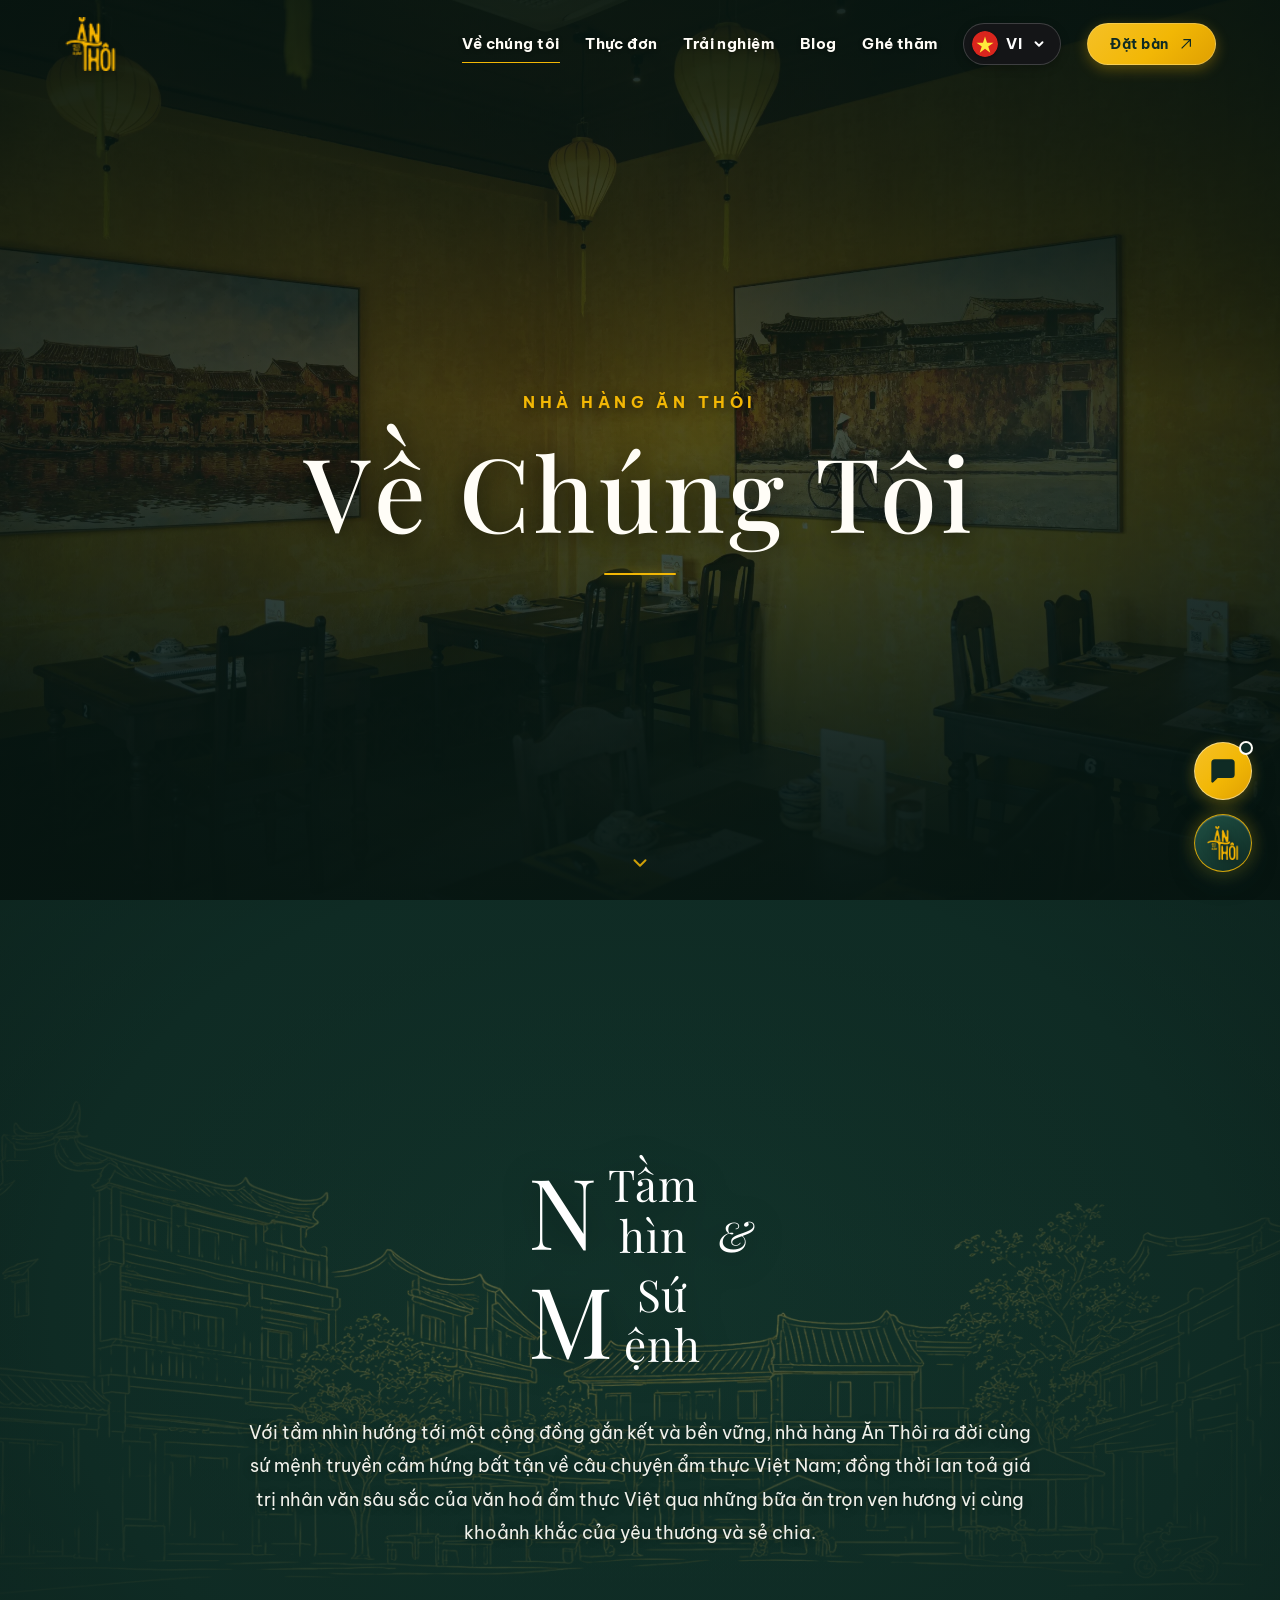
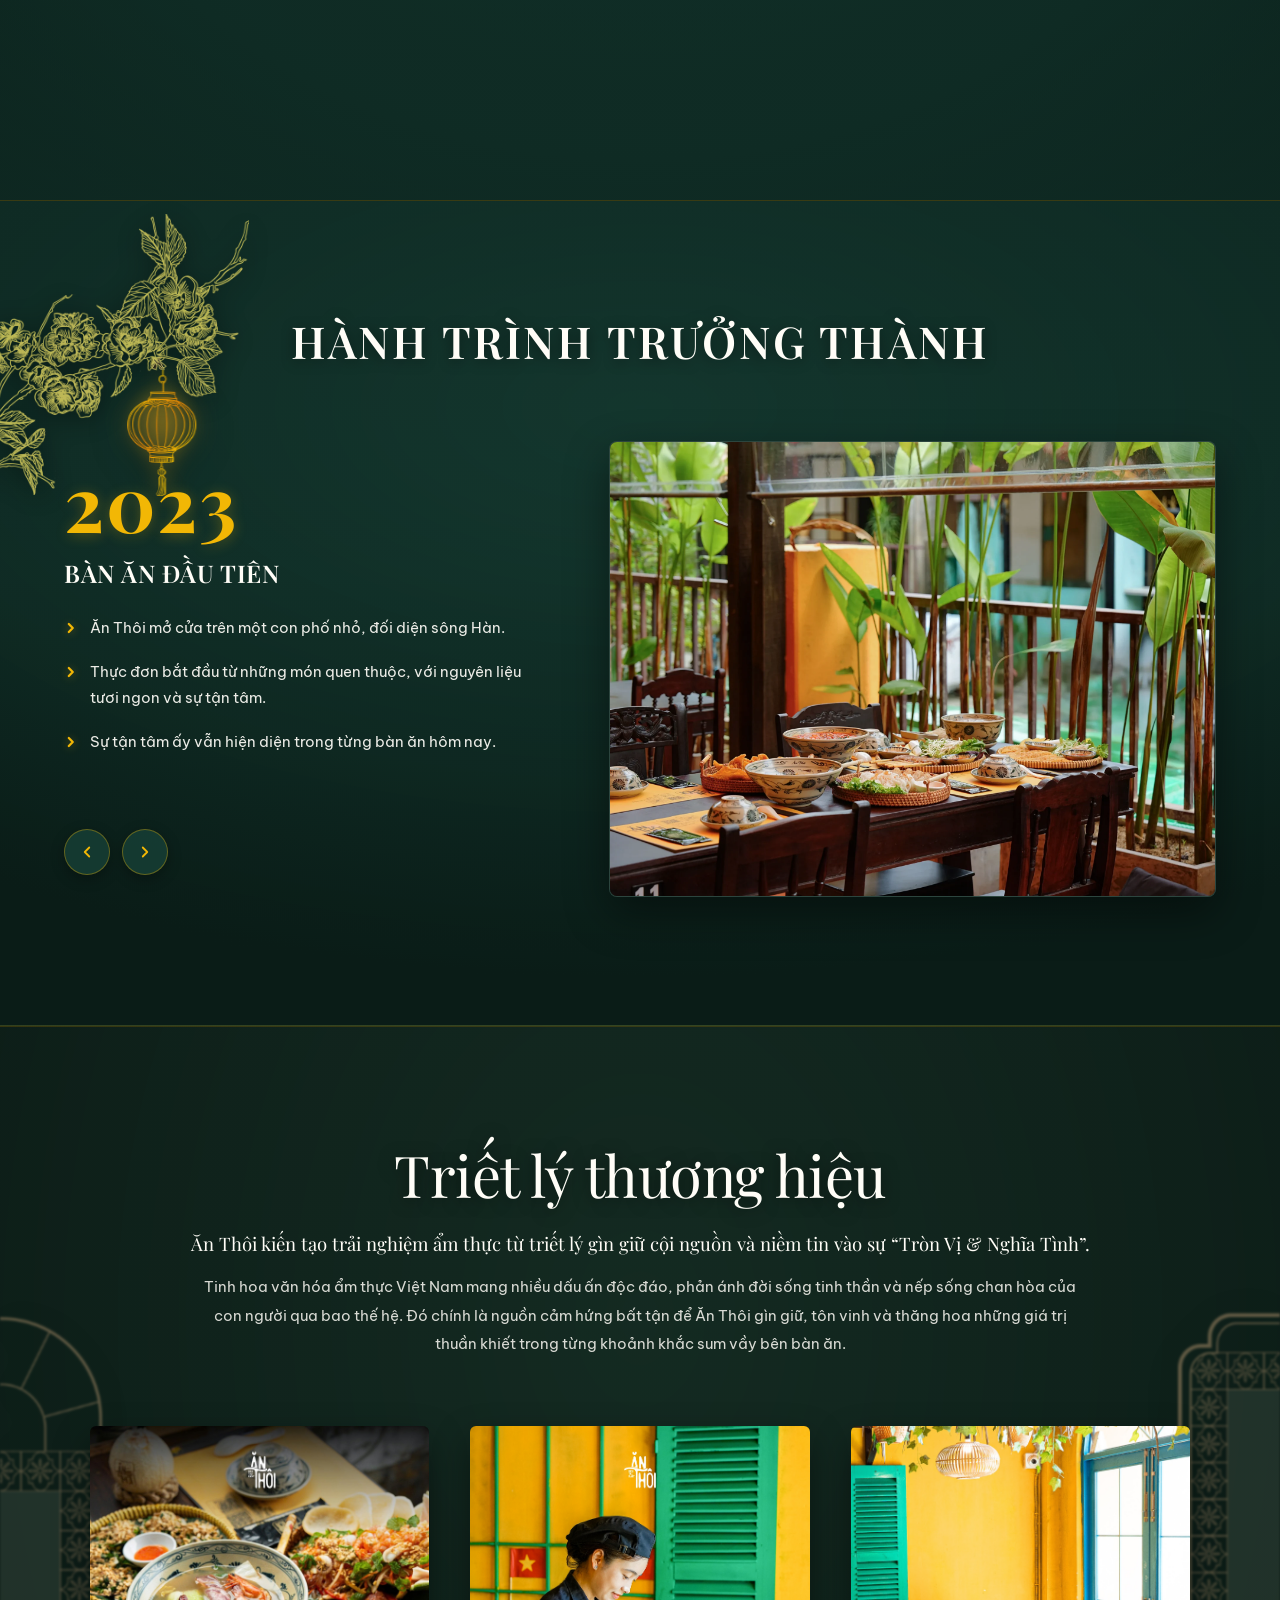
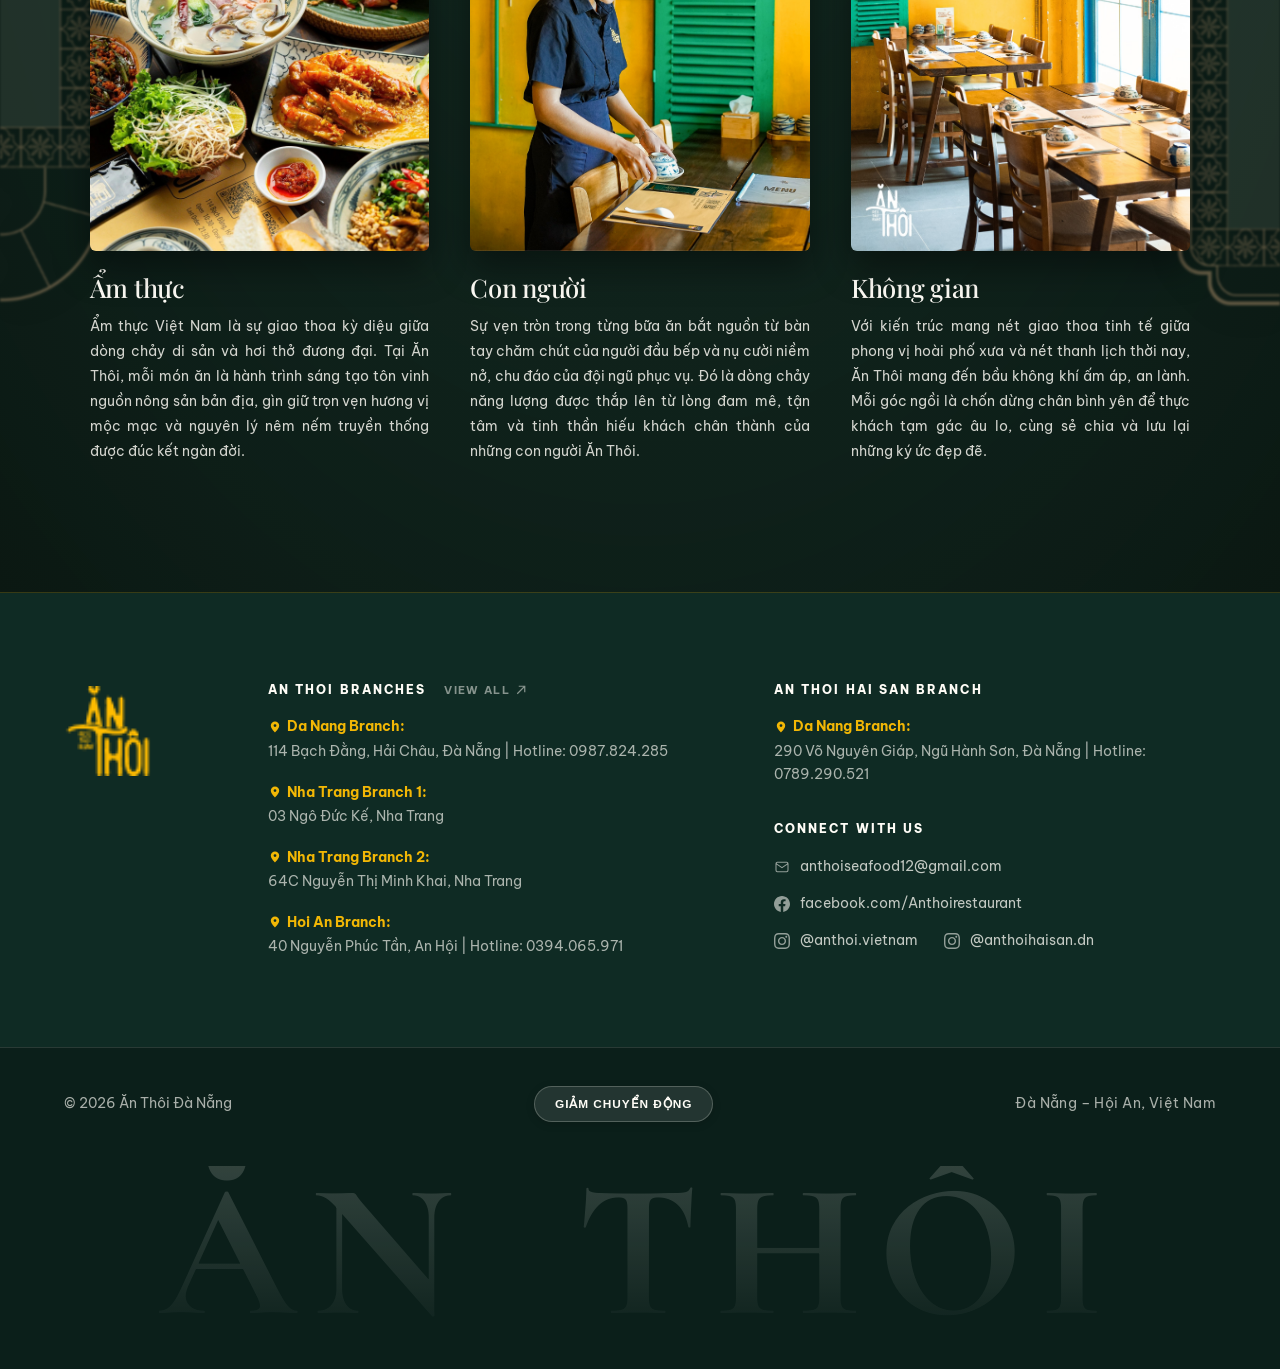
<file: ve-chung-toi.html>
<!DOCTYPE html>
<html lang="vi">
<head>
<meta charset="utf-8">
<meta name="viewport" content="width=device-width,initial-scale=1">
<title>Về chúng tôi - Ăn Thôi</title>
<meta name="description" content="Ăn Thôi - nhà hàng ẩm thực Việt tại 114 Bạch Đằng, Hải Châu, Đà Nẵng. Nơi một bữa ăn trở thành một ký ức.">
<link rel="icon" type="image/png" href="image/logo.png">
<link rel="apple-touch-icon" href="image/logo.png">
<link rel="preconnect" href="https://fonts.googleapis.com"><link rel="preconnect" href="https://fonts.gstatic.com" crossorigin>
<link href="https://fonts.googleapis.com/css2?family=Be+Vietnam+Pro:ital,wght@0,300;0,400;0,500;0,600;0,700;0,800;1,400;1,600&family=Cormorant+Garamond:ital,wght@0,500;0,600;0,700;1,500;1,600&family=Playfair+Display:ital,wght@0,400;0,500;0,600;0,700;0,800;0,900;1,400;1,500;1,600;1,700&display=swap" rel="stylesheet">
<link rel="stylesheet" href="css/style.css">
<link rel="stylesheet" href="css/chatbot.css">
</head>
<body>
<header class="header"><div class="header__in">
  <a class="logo" href="index.html" aria-label="Ăn Thôi - về trang chủ"><img class="logo__img" src="image/logo.png" alt="Ăn Thôi"></a>
  <div class="header__r">
    <nav class="nav" aria-label="Điều hướng chính">
      <a href="ve-chung-toi.html" aria-current="page" data-i18n="nav_about">Về chúng tôi</a>
      <a href="thuc-don.html" data-i18n="nav_menu">Thực đơn</a>
      <a href="trai-nghiem.html" data-i18n="nav_experience">Trải nghiệm</a>
      <a href="blog.html" data-i18n="nav_blog">Blog</a>
      <a href="lien-he.html" data-i18n="nav_visit">Ghé thăm</a>
    </nav>
    <div class="lang-select" id="langSelect">
      <button type="button" class="lang-select__btn" id="langSelectBtn" aria-haspopup="listbox" aria-expanded="false" aria-label="Chọn ngôn ngữ">
        <span class="lang-select__current-flag">
          <svg viewBox="0 0 36 36" width="24" height="24" class="lang-flag" aria-hidden="true"><circle cx="18" cy="18" r="18" fill="#DA251D"/><polygon fill="#FFEB3B" points="18,7.5 20.8,16.1 29.8,16.1 22.5,21.4 25.3,30 18,24.7 10.7,30 13.5,21.4 6.2,16.1 15.2,16.1"/></svg>
        </span>
        <span class="lang-select__current-code">VI</span>
        <svg class="lang-select__arrow" viewBox="0 0 16 16" fill="none" stroke="currentColor" stroke-width="2.2" stroke-linecap="round" stroke-linejoin="round" aria-hidden="true"><path d="m4 6 4 4 4-4"/></svg>
      </button>
      <div class="lang-select__menu" id="langSelectMenu" role="listbox" aria-label="Danh sách ngôn ngữ">
        <button type="button" class="lang-select__option" role="option" data-lang="EN" aria-selected="false">
          <span class="lang-select__option-flag">
            <svg viewBox="0 0 36 36" width="26" height="26" class="lang-flag" aria-hidden="true"><clipPath id="uk-clip"><circle cx="18" cy="18" r="18"/></clipPath><g clip-path="url(#uk-clip)"><rect width="36" height="36" fill="#012169"/><path d="M0 0 L36 36 M36 0 L0 36" stroke="#fff" stroke-width="5"/><path d="M0 0 L36 36 M36 0 L0 36" stroke="#C8102E" stroke-width="2.5"/><path d="M18 0 V36 M0 18 H36" stroke="#fff" stroke-width="8"/><path d="M18 0 V36 M0 18 H36" stroke="#C8102E" stroke-width="4.8"/></g></svg>
          </span>
          <span class="lang-select__option-text">EN</span>
        </button>
        <button type="button" class="lang-select__option is-active" role="option" data-lang="VI" aria-selected="true">
          <span class="lang-select__option-flag">
            <svg viewBox="0 0 36 36" width="26" height="26" class="lang-flag" aria-hidden="true"><circle cx="18" cy="18" r="18" fill="#DA251D"/><polygon fill="#FFEB3B" points="18,7.5 20.8,16.1 29.8,16.1 22.5,21.4 25.3,30 18,24.7 10.7,30 13.5,21.4 6.2,16.1 15.2,16.1"/></svg>
          </span>
          <span class="lang-select__option-text">VI</span>
        </button>
        <button type="button" class="lang-select__option" role="option" data-lang="ZH" aria-selected="false">
          <span class="lang-select__option-flag">
            <svg viewBox="0 0 36 36" width="26" height="26" class="lang-flag" aria-hidden="true"><circle cx="18" cy="18" r="18" fill="#DE2910"/><polygon fill="#FFDE00" points="9,6 9.9,8.8 12.8,8.8 10.5,10.5 11.4,13.3 9,11.6 6.6,13.3 7.5,10.5 5.2,8.8 8.1,8.8"/><polygon fill="#FFDE00" points="15,5 15.3,6.1 16.4,6.1 15.5,6.7 15.9,7.8 15,7.1 14.1,7.8 14.4,6.7 13.6,6.1 14.7,6.1"/><polygon fill="#FFDE00" points="17.5,7.5 17.8,8.6 18.9,8.6 18,9.2 18.4,10.3 17.5,9.6 16.6,10.3 16.9,9.2 16.1,8.6 17.2,8.6"/><polygon fill="#FFDE00" points="17.5,12 17.8,13.1 18.9,13.1 18,13.7 18.4,14.8 17.5,14.1 16.6,14.8 16.9,13.7 16.1,13.1 17.2,13.1"/><polygon fill="#FFDE00" points="15,14.8 15.3,15.9 16.4,15.9 15.5,16.5 15.9,17.6 15,16.9 14.1,17.6 14.4,16.5 13.6,15.9 14.7,15.9"/></svg>
          </span>
          <span class="lang-select__option-text">ZH</span>
        </button>
        <button type="button" class="lang-select__option" role="option" data-lang="KO" aria-selected="false">
          <span class="lang-select__option-flag">
            <svg viewBox="0 0 36 36" width="26" height="26" class="lang-flag" aria-hidden="true"><circle cx="18" cy="18" r="18" fill="#FFFFFF"/><circle cx="18" cy="18" r="17.2" fill="none" stroke="rgba(0,0,0,0.12)" stroke-width="1"/><clipPath id="ko-clip"><circle cx="18" cy="18" r="7.5"/></clipPath><g clip-path="url(#ko-clip)"><rect x="10" y="10" width="16" height="8" fill="#CD2E3A"/><rect x="10" y="18" width="16" height="8" fill="#0047A0"/><circle cx="14.25" cy="18" r="3.75" fill="#CD2E3A"/><circle cx="21.75" cy="18" r="3.75" fill="#0047A0"/></g><path d="M7 8.5 L9.5 6 M8 9.5 L10.5 7 M9 10.5 L11.5 8" stroke="#111" stroke-width="1.2" stroke-linecap="round"/><path d="M26.5 8.5 L29 6 M25.5 9.5 L28 7 M24.5 10.5 L27 8" stroke="#111" stroke-width="1.2" stroke-linecap="round"/><path d="M7 27.5 L9.5 30 M8 26.5 L10.5 29 M9 25.5 L11.5 28" stroke="#111" stroke-width="1.2" stroke-linecap="round"/><path d="M26.5 27.5 L29 30 M25.5 26.5 L28 29 M24.5 25.5 L27 28" stroke="#111" stroke-width="1.2" stroke-linecap="round"/></svg>
          </span>
          <span class="lang-select__option-text">KO</span>
        </button>
        <button type="button" class="lang-select__option" role="option" data-lang="RU" aria-selected="false">
          <span class="lang-select__option-flag">
            <svg viewBox="0 0 36 36" width="26" height="26" class="lang-flag" aria-hidden="true"><clipPath id="ru-clip"><circle cx="18" cy="18" r="18"/></clipPath><g clip-path="url(#ru-clip)"><rect width="36" height="12" y="0" fill="#FFFFFF"/><rect width="36" height="12" y="12" fill="#0039A6"/><rect width="36" height="12" y="24" fill="#D52B1E"/><circle cx="18" cy="18" r="17.2" fill="none" stroke="rgba(0,0,0,0.1)" stroke-width="1"/></g></svg>
          </span>
          <span class="lang-select__option-text">RU</span>
        </button>
      </div>
    </div>
    <a class="btn" href="dat-ban.html"><span data-i18n="btn_book">Đặt bàn</span><svg viewBox="0 0 16 16" fill="none" stroke="currentColor" stroke-width="1.4" aria-hidden="true"><path d="M3 13 13 3M5 3h8v8"/></svg></a>
    <button class="burger" aria-expanded="false" aria-controls="menu" aria-label="Mở menu"><i></i><i></i><i></i></button>
  </div>
</div></header>
<div class="drawer" id="menu" aria-hidden="true">
  <div class="drawer__bg"></div>
  <aside class="drawer__panel" aria-label="Menu">
    <div class="drawer__top"><a class="logo" href="index.html"><img class="logo__img" src="image/logo.png" alt="Ăn Thôi"></a><button class="drawer__close" type="button" aria-label="Đóng menu"><svg viewBox="0 0 20 20" fill="none" stroke="currentColor" stroke-width="1.5" aria-hidden="true"><path d="M4 4l12 12M16 4 4 16"/></svg></button></div>
    <nav class="drawer__nav" aria-label="Menu chính">
      <a href="ve-chung-toi.html"><span data-i18n="nav_about">Về chúng tôi</span><svg viewBox="0 0 20 20" fill="none" stroke="currentColor" stroke-width="1.4" aria-hidden="true"><path d="M3 10h14M11 4l6 6-6 6"/></svg></a>
      <a href="thuc-don.html"><span data-i18n="nav_menu">Thực đơn</span><svg viewBox="0 0 20 20" fill="none" stroke="currentColor" stroke-width="1.4" aria-hidden="true"><path d="M3 10h14M11 4l6 6-6 6"/></svg></a>
      <a href="trai-nghiem.html"><span data-i18n="nav_experience">Trải nghiệm</span><svg viewBox="0 0 20 20" fill="none" stroke="currentColor" stroke-width="1.4" aria-hidden="true"><path d="M3 10h14M11 4l6 6-6 6"/></svg></a>
      <a href="blog.html"><span data-i18n="nav_blog">Blog</span><svg viewBox="0 0 20 20" fill="none" stroke="currentColor" stroke-width="1.4" aria-hidden="true"><path d="M3 10h14M11 4l6 6-6 6"/></svg></a>
      <a href="lien-he.html"><span data-i18n="nav_visit">Ghé thăm</span><svg viewBox="0 0 20 20" fill="none" stroke="currentColor" stroke-width="1.4" aria-hidden="true"><path d="M3 10h14M11 4l6 6-6 6"/></svg></a>
    </nav>
    <div class="drawer__foot"><a class="btn btn--wide" href="dat-ban.html"><span data-i18n="btn_book">Đặt bàn</span><svg viewBox="0 0 16 16" fill="none" stroke="currentColor" stroke-width="1.4" aria-hidden="true"><path d="M3 13 13 3M5 3h8v8"/></svg></a></div>
  </aside>
</div>
<main>
<section class="page-top page-top--about" aria-label="Về chúng tôi">
  <div class="page-top__bg" aria-hidden="true"></div>
  <div class="wrap page-top__wrap reveal">
    <p class="eyebrow" data-i18n="foot_brand_title">Nhà hàng Ăn Thôi</p>
    <h1 data-i18n="nav_about">Về Chúng Tôi</h1>
    <div class="page-top__divider" aria-hidden="true"></div>
  </div>
  <a href="#cau-chuyen" class="page-top__scroll" aria-label="Khám phá câu chuyện Ăn Thôi">
    <svg viewBox="0 0 24 24" fill="none" stroke="currentColor" stroke-width="2.2" stroke-linecap="round" stroke-linejoin="round" aria-hidden="true">
      <polyline points="6 9 12 15 18 9"></polyline>
    </svg>
  </a>
</section>
<section class="about-hero" id="cau-chuyen">
  <div class="wrap about-hero__wrap">
    <div class="about-hero__center reveal">
      <div class="mission-title" aria-label="Tầm Nhìn & Sứ Mệnh">
        <div class="mission-title__group">
          <span class="mission-title__cap">N</span>
          <span class="mission-title__word mission-title__word--top">Tầm</span>
          <span class="mission-title__word mission-title__word--bot">hìn</span>
          <span class="mission-title__amp">&amp;</span>
        </div>
        <div class="mission-title__group mission-title__group--m">
          <span class="mission-title__cap">M</span>
          <span class="mission-title__word mission-title__word--top">Sứ</span>
          <span class="mission-title__word mission-title__word--bot">ệnh</span>
        </div>
      </div>
      <h2 class="mission-title--intl" data-i18n="about_vm_title">Tầm Nhìn &amp; Sứ Mệnh</h2>
      <p class="about-hero__desc" data-i18n="about_vm_desc">
        Với tầm nhìn hướng tới một cộng đồng gắn kết và bền vững, nhà hàng Ăn Thôi ra đời cùng sứ mệnh truyền cảm hứng bất tận về câu chuyện ẩm thực Việt Nam; đồng thời lan toả giá trị nhân văn sâu sắc của văn hoá ẩm thực Việt qua những bữa ăn trọn vẹn hương vị cùng khoảnh khắc của yêu thương và sẻ chia.
      </p>
    </div>
  </div>
</section>
<section class="journey-sec" id="hanh-trinh" aria-label="Hành trình Trưởng Thành">
  <!-- TIỂU CẢNH NGHỆ THUẬT: NHÁNH HOA VÀ ĐÈN LỒNG TREO ĐUNG ĐƯA BÊN TRÁI -->
  <div class="journey-lantern-deco" aria-hidden="true">
    <div class="journey-branch-wrap">
      <img src="image/bg_phu/nhanh_hoa.avif" alt="" class="journey-branch-img" loading="lazy">
      <div class="journey-lantern-wrap">
        <img src="image/bg_phu/den_long.png" alt="" class="journey-lantern-img" loading="lazy">
      </div>
    </div>
  </div>
  <div class="wrap journey-sec__wrap">
    <header class="journey-sec__head reveal">
      <h2 class="journey-sec__title">HÀNH TRÌNH TRƯỞNG THÀNH</h2>
    </header>

    <div class="journey-carousel" id="journeyCarousel" role="region" aria-roledescription="carousel" aria-label="Các cột mốc phát triển của Ăn Thôi">
      <div class="journey-carousel__inner">
        <!-- Left: Text content + Controls -->
        <div class="journey-carousel__left">
          <div class="journey-text-slides">

            <!-- Slide 1: 2023 -->
            <article class="journey-text-slide is-active" data-index="0" aria-roledescription="slide" aria-label="Cột mốc 2023: Bàn ăn đầu tiên">
              <div class="journey-slide__year">2023</div>
              <h3 class="journey-slide__heading">BÀN ĂN ĐẦU TIÊN</h3>
              <ul class="journey-slide__bullets">
                <li class="journey-bullet">
                  <svg class="journey-bullet__arrow" viewBox="0 0 16 16" fill="none" stroke="currentColor" stroke-width="2.6" stroke-linecap="round" stroke-linejoin="round" aria-hidden="true"><path d="M5.5 3.5l4.5 4.5-4.5 4.5"/></svg>
                  <span>Ăn Thôi mở cửa trên một con phố nhỏ, đối diện sông Hàn.</span>
                </li>
                <li class="journey-bullet">
                  <svg class="journey-bullet__arrow" viewBox="0 0 16 16" fill="none" stroke="currentColor" stroke-width="2.6" stroke-linecap="round" stroke-linejoin="round" aria-hidden="true"><path d="M5.5 3.5l4.5 4.5-4.5 4.5"/></svg>
                  <span>Thực đơn bắt đầu từ những món quen thuộc, với nguyên liệu tươi ngon và sự tận tâm.</span>
                </li>
                <li class="journey-bullet">
                  <svg class="journey-bullet__arrow" viewBox="0 0 16 16" fill="none" stroke="currentColor" stroke-width="2.6" stroke-linecap="round" stroke-linejoin="round" aria-hidden="true"><path d="M5.5 3.5l4.5 4.5-4.5 4.5"/></svg>
                  <span>Sự tận tâm ấy vẫn hiện diện trong từng bàn ăn hôm nay.</span>
                </li>
              </ul>
            </article>

            <!-- Slide 2: 2024 -->
            <article class="journey-text-slide" data-index="1" aria-roledescription="slide" aria-label="Cột mốc 2024: Michelin gọi tên" aria-hidden="true">
              <div class="journey-slide__year">2024</div>
              <h3 class="journey-slide__heading">MICHELIN GỌI TÊN</h3>
              <ul class="journey-slide__bullets">
                <li class="journey-bullet">
                  <svg class="journey-bullet__arrow" viewBox="0 0 16 16" fill="none" stroke="currentColor" stroke-width="2.6" stroke-linecap="round" stroke-linejoin="round" aria-hidden="true"><path d="M5.5 3.5l4.5 4.5-4.5 4.5"/></svg>
                  <span>Chỉ sau một năm, Ăn Thôi lần đầu được Michelin Guide vinh danh.</span>
                </li>
                <li class="journey-bullet">
                  <svg class="journey-bullet__arrow" viewBox="0 0 16 16" fill="none" stroke="currentColor" stroke-width="2.6" stroke-linecap="round" stroke-linejoin="round" aria-hidden="true"><path d="M5.5 3.5l4.5 4.5-4.5 4.5"/></svg>
                  <span>Món ngon với mức giá hợp lý vẫn là điều chúng tôi theo đuổi.</span>
                </li>
                <li class="journey-bullet">
                  <svg class="journey-bullet__arrow" viewBox="0 0 16 16" fill="none" stroke="currentColor" stroke-width="2.6" stroke-linecap="round" stroke-linejoin="round" aria-hidden="true"><path d="M5.5 3.5l4.5 4.5-4.5 4.5"/></svg>
                  <span>Sự công nhận và trưởng thành đã đến cùng lúc.</span>
                </li>
              </ul>
            </article>

            <!-- Slide 3: 06–09/2024 -->
            <article class="journey-text-slide" data-index="2" aria-roledescription="slide" aria-label="Cột mốc 06–09/2024: Đến với Nha Trang" aria-hidden="true">
              <div class="journey-slide__year">06–09/2024</div>
              <h3 class="journey-slide__heading">ĐẾN VỚI NHA TRANG</h3>
              <ul class="journey-slide__bullets">
                <li class="journey-bullet">
                  <svg class="journey-bullet__arrow" viewBox="0 0 16 16" fill="none" stroke="currentColor" stroke-width="2.6" stroke-linecap="round" stroke-linejoin="round" aria-hidden="true"><path d="M5.5 3.5l4.5 4.5-4.5 4.5"/></svg>
                  <span>Tháng 6, Ăn Thôi khai trương chi nhánh đầu tiên tại Nha Trang.</span>
                </li>
                <li class="journey-bullet">
                  <svg class="journey-bullet__arrow" viewBox="0 0 16 16" fill="none" stroke="currentColor" stroke-width="2.6" stroke-linecap="round" stroke-linejoin="round" aria-hidden="true"><path d="M5.5 3.5l4.5 4.5-4.5 4.5"/></svg>
                  <span>Ba tháng sau, chi nhánh thứ hai mở cửa vào tháng 9.</span>
                </li>
                <li class="journey-bullet">
                  <svg class="journey-bullet__arrow" viewBox="0 0 16 16" fill="none" stroke="currentColor" stroke-width="2.6" stroke-linecap="round" stroke-linejoin="round" aria-hidden="true"><path d="M5.5 3.5l4.5 4.5-4.5 4.5"/></svg>
                  <span>Hai địa điểm, một thành phố, cùng sẻ chia một hương vị.</span>
                </li>
              </ul>
            </article>

            <!-- Slide 4: 11/2025 -->
            <article class="journey-text-slide" data-index="3" aria-roledescription="slide" aria-label="Cột mốc 11/2025: Một mái nhà tại Hội An" aria-hidden="true">
              <div class="journey-slide__year">11/2025</div>
              <h3 class="journey-slide__heading">MỘT MÁI NHÀ TẠI HỘI AN</h3>
              <ul class="journey-slide__bullets">
                <li class="journey-bullet">
                  <svg class="journey-bullet__arrow" viewBox="0 0 16 16" fill="none" stroke="currentColor" stroke-width="2.6" stroke-linecap="round" stroke-linejoin="round" aria-hidden="true"><path d="M5.5 3.5l4.5 4.5-4.5 4.5"/></svg>
                  <span>Ăn Thôi mở cửa giữa phố cổ Hội An, gần khu chợ đêm.</span>
                </li>
                <li class="journey-bullet">
                  <svg class="journey-bullet__arrow" viewBox="0 0 16 16" fill="none" stroke="currentColor" stroke-width="2.6" stroke-linecap="round" stroke-linejoin="round" aria-hidden="true"><path d="M5.5 3.5l4.5 4.5-4.5 4.5"/></svg>
                  <span>Thực đơn mang thêm nét đặc trưng Hội An, nhưng vẫn giữ nguyên tiêu chuẩn.</span>
                </li>
                <li class="journey-bullet">
                  <svg class="journey-bullet__arrow" viewBox="0 0 16 16" fill="none" stroke="currentColor" stroke-width="2.6" stroke-linecap="round" stroke-linejoin="round" aria-hidden="true"><path d="M5.5 3.5l4.5 4.5-4.5 4.5"/></svg>
                  <span>Khác thành phố, vẫn vẹn nguyên một tinh thần.</span>
                </li>
              </ul>
            </article>

            <!-- Slide 5: 01/2026 -->
            <article class="journey-text-slide" data-index="4" aria-roledescription="slide" aria-label="Cột mốc 01/2026: Bàn tiệc hải sản" aria-hidden="true">
              <div class="journey-slide__year">01/2026</div>
              <h3 class="journey-slide__heading">BÀN TIỆC HẢI SẢN</h3>
              <ul class="journey-slide__bullets">
                <li class="journey-bullet">
                  <svg class="journey-bullet__arrow" viewBox="0 0 16 16" fill="none" stroke="currentColor" stroke-width="2.6" stroke-linecap="round" stroke-linejoin="round" aria-hidden="true"><path d="M5.5 3.5l4.5 4.5-4.5 4.5"/></svg>
                  <span>Ăn Thôi Hải Sản mở cửa trên đường Võ Nguyên Giáp, giữa thành phố biển Đà Nẵng.</span>
                </li>
                <li class="journey-bullet">
                  <svg class="journey-bullet__arrow" viewBox="0 0 16 16" fill="none" stroke="currentColor" stroke-width="2.6" stroke-linecap="round" stroke-linejoin="round" aria-hidden="true"><path d="M5.5 3.5l4.5 4.5-4.5 4.5"/></svg>
                  <span>Hải sản được khách chọn trực tiếp từ bể và đưa thẳng lên bàn.</span>
                </li>
                <li class="journey-bullet">
                  <svg class="journey-bullet__arrow" viewBox="0 0 16 16" fill="none" stroke="currentColor" stroke-width="2.6" stroke-linecap="round" stroke-linejoin="round" aria-hidden="true"><path d="M5.5 3.5l4.5 4.5-4.5 4.5"/></svg>
                  <span>Sự tươi ngon ấy vẫn được giữ trọn trong từng món ăn.</span>
                </li>
              </ul>
            </article>

          </div>

          <!-- Controls: Prev / Next buttons -->
          <div class="journey-carousel__nav">
            <button type="button" class="journey-nav-btn journey-nav-btn--prev" id="journeyPrev" aria-label="Cột mốc trước">
              <svg viewBox="0 0 20 20" fill="none" stroke="currentColor" stroke-width="2" stroke-linecap="round" stroke-linejoin="round" aria-hidden="true">
                <path d="M12.5 15L7.5 10L12.5 5"/>
              </svg>
            </button>
            <button type="button" class="journey-nav-btn journey-nav-btn--next" id="journeyNext" aria-label="Cột mốc tiếp theo">
              <svg viewBox="0 0 20 20" fill="none" stroke="currentColor" stroke-width="2" stroke-linecap="round" stroke-linejoin="round" aria-hidden="true">
                <path d="M7.5 5L12.5 10L7.5 15"/>
              </svg>
            </button>
          </div>
        </div>

        <!-- Right: Media slides -->
        <div class="journey-carousel__right">
          <div class="journey-media-slides">
            <div class="journey-media-slide is-active" data-index="0">
              <img src="image/hanhtrinh/anh1.webp" alt="2023 - Bàn ăn đầu tiên của Ăn Thôi bên sông Hàn" loading="lazy" width="1024" height="768">
            </div>
            <div class="journey-media-slide" data-index="1" aria-hidden="true">
              <img src="image/hanhtrinh/anh2.webp" alt="2024 - Ăn Thôi được Michelin Guide vinh danh" loading="lazy" width="1024" height="768">
            </div>
            <div class="journey-media-slide" data-index="2" aria-hidden="true">
              <img src="image/hanhtrinh/anh3.webp" alt="06-09/2024 - Chi nhánh Ăn Thôi tại Nha Trang" loading="lazy" width="1024" height="768">
            </div>
            <div class="journey-media-slide" data-index="3" aria-hidden="true">
              <img src="image/hanhtrinh/anh4.webp" alt="11/2025 - Không gian Ăn Thôi tại phố cổ Hội An" loading="lazy" width="1024" height="768">
            </div>
            <div class="journey-media-slide" data-index="4" aria-hidden="true">
              <img src="image/hanhtrinh/anh5.webp" alt="01/2026 - Nhà hàng Ăn Thôi Hải Sản Đà Nẵng" loading="lazy" width="1024" height="768">
            </div>
          </div>
        </div>

      </div>
    </div>
  </div>
</section>
<!-- TRIẾT LÝ THƯƠNG HIỆU -->
<section class="brand-philosophy-sec" id="triet-ly-thuong-hieu" aria-label="Triết lý thương hiệu Ăn Thôi">
  <!-- Hoa văn trang trí hai bên sườn -->
  <img src="image/trietlythuonghieu/hoa-van-triet-li-left.png" alt="" class="brand-philosophy__pattern brand-philosophy__pattern--left" aria-hidden="true" loading="lazy">
  <img src="image/trietlythuonghieu/hoa-van-triet-li-right.png" alt="" class="brand-philosophy__pattern brand-philosophy__pattern--right" aria-hidden="true" loading="lazy">

  <div class="wrap brand-philosophy__wrap">
    <header class="brand-philosophy__head reveal">
      <h2 class="brand-philosophy__title">Triết lý thương hiệu</h2>
      <p class="brand-philosophy__hook" data-i18n="phil_hook">
        Ăn Thôi kiến tạo trải nghiệm ẩm thực từ triết lý gìn giữ cội nguồn và niềm tin vào sự <strong>“Tròn Vị &amp; Nghĩa Tình”</strong>.
      </p>
      <p class="brand-philosophy__desc">
        Tinh hoa văn hóa ẩm thực Việt Nam mang nhiều dấu ấn độc đáo, phản ánh đời sống tinh thần và nếp sống chan hòa của con người qua bao thế hệ. Đó chính là nguồn cảm hứng bất tận để Ăn Thôi gìn giữ, tôn vinh và thăng hoa những giá trị thuần khiết trong từng khoảnh khắc sum vầy bên bàn ăn.
      </p>
    </header>

    <div class="brand-philosophy__grid">
      <!-- Cột 1: Ẩm thực -->
      <article class="philosophy-card reveal">
        <div class="philosophy-card__media">
          <img src="image/trietlythuonghieu/amthuc.jpg" alt="Triết lý Ẩm thực Ăn Thôi" loading="lazy" width="1440" height="1796">
        </div>
        <div class="philosophy-card__body">
          <h3 class="philosophy-card__title">Ẩm thực</h3>
          <p class="philosophy-card__text">
            Ẩm thực Việt Nam là sự giao thoa kỳ diệu giữa dòng chảy di sản và hơi thở đương đại. Tại Ăn Thôi, mỗi món ăn là hành trình sáng tạo tôn vinh nguồn nông sản bản địa, gìn giữ trọn vẹn hương vị mộc mạc và nguyên lý nêm nếm truyền thống được đúc kết ngàn đời.
          </p>
        </div>
      </article>

      <!-- Cột 2: Con người -->
      <article class="philosophy-card reveal">
        <div class="philosophy-card__media">
          <img src="image/trietlythuonghieu/connguoi.jpg" alt="Con người Ăn Thôi" loading="lazy" width="1638" height="2048">
        </div>
        <div class="philosophy-card__body">
          <h3 class="philosophy-card__title">Con người</h3>
          <p class="philosophy-card__text">
            Sự vẹn tròn trong từng bữa ăn bắt nguồn từ bàn tay chăm chút của người đầu bếp và nụ cười niềm nở, chu đáo của đội ngũ phục vụ. Đó là dòng chảy năng lượng được thắp lên từ lòng đam mê, tận tâm và tinh thần hiếu khách chân thành của những con người Ăn Thôi.
          </p>
        </div>
      </article>

      <!-- Cột 3: Không gian -->
      <article class="philosophy-card reveal">
        <div class="philosophy-card__media">
          <img src="image/trietlythuonghieu/khonggian.jpg" alt="Không gian Ăn Thôi" loading="lazy" width="1440" height="1795">
        </div>
        <div class="philosophy-card__body">
          <h3 class="philosophy-card__title">Không gian</h3>
          <p class="philosophy-card__text">
            Với kiến trúc mang nét giao thoa tinh tế giữa phong vị hoài phố xưa và nét thanh lịch thời nay, Ăn Thôi mang đến bầu không khí ấm áp, an lành. Mỗi góc ngồi là chốn dừng chân bình yên để thực khách tạm gác âu lo, cùng sẻ chia và lưu lại những ký ức đẹp đẽ.
          </p>
        </div>
      </article>
    </div>
  </div>
</section>
</main>
<footer class="footer" role="contentinfo">
  <div class="footer__main wrap">
    <div class="footer__grid">

      <!-- COL 1: Logo -->
      <div class="footer__col footer__col--logo">
        <a class="footer__logo" href="index.html" aria-label="Ăn Thôi – Trang chủ">
          <img src="image/logo.png" alt="Ăn Thôi" width="80" height="80">
        </a>
      </div>

      <!-- COL 2: AN THOI BRANCHES -->
      <div class="footer__col">
        <div class="footer__col-head">
          <h4 class="footer__heading" data-i18n="footer_branches">AN THOI BRANCHES</h4>
          <a class="footer__view-all" href="index.html#he-thong-nha-hang"><span data-i18n="view_all">VIEW ALL</span> <svg viewBox="0 0 16 16" fill="none" stroke="currentColor" stroke-width="1.6" aria-hidden="true"><path d="M3 13 13 3M5 3h8v8"/></svg></a>
        </div>
        <ul class="footer__branch-list">
          <li>
            <span class="footer__branch-name">
              <svg class="footer__pin" viewBox="0 0 20 20" fill="currentColor" aria-hidden="true"><path fill-rule="evenodd" d="M10 2a6 6 0 0 0-6 6c0 4.418 6 10 6 10s6-5.582 6-10a6 6 0 0 0-6-6Zm0 8a2 2 0 1 1 0-4 2 2 0 0 1 0 4Z" clip-rule="evenodd"/></svg>
              <span data-i18n="branch_da_nang">Da Nang Branch:</span>
            </span>
            114 Bạch Đằng, Hải Châu, Đà Nẵng | Hotline: 0987.824.285
          </li>
          <li>
            <span class="footer__branch-name">
              <svg class="footer__pin" viewBox="0 0 20 20" fill="currentColor" aria-hidden="true"><path fill-rule="evenodd" d="M10 2a6 6 0 0 0-6 6c0 4.418 6 10 6 10s6-5.582 6-10a6 6 0 0 0-6-6Zm0 8a2 2 0 1 1 0-4 2 2 0 0 1 0 4Z" clip-rule="evenodd"/></svg>
              <span data-i18n="branch_nt1">Nha Trang Branch 1:</span>
            </span>
            03 Ngô Đức Kế, Nha Trang
          </li>
          <li>
            <span class="footer__branch-name">
              <svg class="footer__pin" viewBox="0 0 20 20" fill="currentColor" aria-hidden="true"><path fill-rule="evenodd" d="M10 2a6 6 0 0 0-6 6c0 4.418 6 10 6 10s6-5.582 6-10a6 6 0 0 0-6-6Zm0 8a2 2 0 1 1 0-4 2 2 0 0 1 0 4Z" clip-rule="evenodd"/></svg>
              <span data-i18n="branch_nt2">Nha Trang Branch 2:</span>
            </span>
            64C Nguyễn Thị Minh Khai, Nha Trang
          </li>
          <li>
            <span class="footer__branch-name">
              <svg class="footer__pin" viewBox="0 0 20 20" fill="currentColor" aria-hidden="true"><path fill-rule="evenodd" d="M10 2a6 6 0 0 0-6 6c0 4.418 6 10 6 10s6-5.582 6-10a6 6 0 0 0-6-6Zm0 8a2 2 0 1 1 0-4 2 2 0 0 1 0 4Z" clip-rule="evenodd"/></svg>
              <span data-i18n="branch_hoian">Hoi An Branch:</span>
            </span>
            40 Nguyễn Phúc Tần, An Hội | Hotline: 0394.065.971
          </li>
        </ul>
      </div>

      <!-- COL 3: AN THOI HAI SAN + CONNECT -->
      <div class="footer__col">
        <h4 class="footer__heading" data-i18n="footer_haisan">AN THOI HAI SAN BRANCH</h4>
        <ul class="footer__branch-list">
          <li>
            <span class="footer__branch-name">
              <svg class="footer__pin" viewBox="0 0 20 20" fill="currentColor" aria-hidden="true"><path fill-rule="evenodd" d="M10 2a6 6 0 0 0-6 6c0 4.418 6 10 6 10s6-5.582 6-10a6 6 0 0 0-6-6Zm0 8a2 2 0 1 1 0-4 2 2 0 0 1 0 4Z" clip-rule="evenodd"/></svg>
              <span data-i18n="branch_da_nang">Da Nang Branch:</span>
            </span>
            290 Võ Nguyên Giáp, Ngũ Hành Sơn, Đà Nẵng | Hotline: 0789.290.521
          </li>
        </ul>

        <h4 class="footer__heading footer__heading--connect" data-i18n="footer_connect">CONNECT WITH US</h4>
        <ul class="footer__connect-list">
          <li>
            <svg class="footer__icon" viewBox="0 0 24 24" fill="none" stroke="currentColor" stroke-width="1.6" aria-hidden="true"><rect x="3" y="5" width="18" height="14" rx="2"/><path d="m3 7 9 6 9-6"/></svg>
            <a href="mailto:anthoiseafood12@gmail.com">anthoiseafood12@gmail.com</a>
          </li>
          <li>
            <svg class="footer__icon" viewBox="0 0 24 24" fill="currentColor" aria-hidden="true"><path d="M24 12.073c0-6.627-5.373-12-12-12s-12 5.373-12 12c0 5.99 4.388 10.954 10.125 11.854v-8.385H7.078v-3.47h3.047V9.43c0-3.007 1.792-4.669 4.533-4.669 1.312 0 2.686.235 2.686.235v2.953H15.83c-1.491 0-1.956.925-1.956 1.874v2.25h3.328l-.532 3.47h-2.796v8.385C19.612 23.027 24 18.062 24 12.073z"/></svg>
            <a href="https://www.facebook.com/Anthoirestaurant" target="_blank" rel="noopener">facebook.com/Anthoirestaurant</a>
          </li>
          <li>
            <svg class="footer__icon" viewBox="0 0 24 24" fill="currentColor" aria-hidden="true"><path d="M12 2.163c3.204 0 3.584.012 4.85.07 3.252.148 4.771 1.691 4.919 4.919.058 1.265.069 1.645.069 4.849 0 3.205-.012 3.584-.069 4.849-.149 3.225-1.664 4.771-4.919 4.919-1.266.058-1.644.07-4.85.07-3.204 0-3.584-.012-4.849-.07-3.26-.149-4.771-1.699-4.919-4.92-.058-1.265-.07-1.644-.07-4.849 0-3.204.013-3.583.07-4.849.149-3.227 1.664-4.771 4.919-4.919 1.266-.057 1.645-.069 4.849-.069zm0-2.163c-3.259 0-3.667.014-4.947.072-4.358.2-6.78 2.618-6.98 6.98-.059 1.281-.073 1.689-.073 4.948 0 3.259.014 3.668.072 4.948.2 4.358 2.618 6.78 6.98 6.98 1.281.058 1.689.072 4.948.072 3.259 0 3.668-.014 4.948-.072 4.354-.2 6.782-2.618 6.979-6.98.059-1.28.073-1.689.073-4.948 0-3.259-.014-3.667-.072-4.947-.196-4.354-2.617-6.78-6.979-6.98-1.281-.059-1.69-.073-4.949-.073zm0 5.838c-3.403 0-6.162 2.759-6.162 6.162s2.759 6.163 6.162 6.163 6.162-2.759 6.162-6.163c0-3.403-2.759-6.162-6.162-6.162zm0 10.162c-2.209 0-4-1.79-4-4 0-2.209 1.791-4 4-4s4 1.791 4 4c0 2.21-1.791 4-4 4zm6.406-11.845c-.796 0-1.441.645-1.441 1.44s.645 1.44 1.441 1.44c.795 0 1.439-.645 1.439-1.44s-.644-1.44-1.439-1.44z"/></svg>
            <a href="https://www.instagram.com/anthoi.vietnam/" target="_blank" rel="noopener">@anthoi.vietnam</a>
            &nbsp;&nbsp;
            <svg class="footer__icon" viewBox="0 0 24 24" fill="currentColor" aria-hidden="true"><path d="M12 2.163c3.204 0 3.584.012 4.85.07 3.252.148 4.771 1.691 4.919 4.919.058 1.265.069 1.645.069 4.849 0 3.205-.012 3.584-.069 4.849-.149 3.225-1.664 4.771-4.919 4.919-1.266.058-1.644.07-4.85.07-3.204 0-3.584-.012-4.849-.07-3.26-.149-4.771-1.699-4.919-4.92-.058-1.265-.07-1.644-.07-4.849 0-3.204.013-3.583.07-4.849.149-3.227 1.664-4.771 4.919-4.919 1.266-.057 1.645-.069 4.849-.069zm0-2.163c-3.259 0-3.667.014-4.947.072-4.358.2-6.78 2.618-6.98 6.98-.059 1.281-.073 1.689-.073 4.948 0 3.259.014 3.668.072 4.948.2 4.358 2.618 6.78 6.98 6.98 1.281.058 1.689.072 4.948.072 3.259 0 3.668-.014 4.948-.072 4.354-.2 6.782-2.618 6.979-6.98.059-1.28.073-1.689.073-4.948 0-3.259-.014-3.667-.072-4.947-.196-4.354-2.617-6.78-6.979-6.98-1.281-.059-1.69-.073-4.949-.073zm0 5.838c-3.403 0-6.162 2.759-6.162 6.162s2.759 6.163 6.162 6.163 6.162-2.759 6.162-6.163c0-3.403-2.759-6.162-6.162-6.162zm0 10.162c-2.209 0-4-1.79-4-4 0-2.209 1.791-4 4-4s4 1.791 4 4c0 2.21-1.791 4-4 4zm6.406-11.845c-.796 0-1.441.645-1.441 1.44s.645 1.44 1.441 1.44c.795 0 1.439-.645 1.439-1.44s-.644-1.44-1.439-1.44z"/></svg>
            <a href="https://www.instagram.com/anthoihaisan.dn/" target="_blank" rel="noopener">@anthoihaisan.dn</a>
          </li>
        </ul>
      </div>

    </div>
  </div>

      <!-- FOOTER BOTTOM AREA (THE HANGART STYLE) -->
  <div class="footer__bottom">
    <div class="wrap footer__bottom-in">

      <!-- Meta Row: Copyright | Action | Location -->
      <div class="footer__meta-row">
        <div class="footer__copyright" data-i18n="footer_copyright">
          © 2026 Ăn Thôi Đà Nẵng
        </div>

        <div class="footer__pills">
          <button class="footer__pill footer__pill--ghost" id="reduceMotion" type="button" aria-pressed="false"><span data-i18n="footer_rm">Giảm chuyển động</span></button>
        </div>

        <div class="footer__location" data-i18n="footer_location">
          Đà Nẵng – Hội An, Việt Nam
        </div>
      </div>

      <!-- GIANT BRAND WORDMARK WATERMARK (ĂN THÔI) -->
      <div class="footer__wordmark" aria-hidden="true">
        <span>ĂN THÔI</span>
      </div>
    </div>
  </div>
</footer>

<!-- FLOATING SOCIAL MEDIA MENU -->
<aside class="floating-social" id="floatingSocial" aria-label="Mạng xã hội Ăn Thôi">
  <div class="floating-social__items" id="floatingSocialItems" role="menu" aria-orientation="vertical" aria-hidden="true">
    
    <!-- 1. Facebook -->
    <a href="https://www.facebook.com/Anthoirestaurant" target="_blank" rel="noopener noreferrer" class="floating-social__item floating-social__item--fb" role="menuitem" tabindex="-1" style="--i:1" aria-label="Facebook Ăn Thôi Restaurant">
      <span class="floating-social__tooltip">
        <strong class="floating-social__name">Facebook</strong>
        <span class="floating-social__sub">Ăn Thôi Restaurant</span>
      </span>
      <span class="floating-social__btn" aria-hidden="true">
        <svg viewBox="0 0 24 24" fill="currentColor" width="20" height="20">
          <path d="M24 12.073c0-6.627-5.373-12-12-12s-12 5.373-12 12c0 5.99 4.388 10.954 10.125 11.854v-8.385H7.078v-3.47h3.047V9.43c0-3.007 1.792-4.669 4.533-4.669 1.312 0 2.686.235 2.686.235v2.953H15.83c-1.491 0-1.956.925-1.956 1.874v2.25h3.328l-.532 3.47h-2.796v8.385C19.612 23.027 24 18.062 24 12.073z"/>
        </svg>
      </span>
    </a>

    <!-- 2. Instagram Hải Sản -->
    <a href="https://www.instagram.com/anthoihaisan.dn/" target="_blank" rel="noopener noreferrer" class="floating-social__item floating-social__item--ins-food" role="menuitem" tabindex="-1" style="--i:2" aria-label="Instagram Hải Sản Ăn Thôi Đà Nẵng">
      <span class="floating-social__tooltip">
        <strong class="floating-social__name">Instagram • Hải Sản</strong>
        <span class="floating-social__sub">@anthoihaisan.dn</span>
      </span>
      <span class="floating-social__btn" aria-hidden="true">
        <svg viewBox="0 0 24 24" fill="currentColor" width="20" height="20">
          <path d="M12 2.163c3.204 0 3.584.012 4.85.07 3.252.148 4.771 1.691 4.919 4.919.058 1.265.069 1.645.069 4.849 0 3.205-.012 3.584-.069 4.849-.149 3.225-1.664 4.771-4.919 4.919-1.266.058-1.644.07-4.85.07-3.204 0-3.584-.012-4.849-.07-3.26-.149-4.771-1.699-4.919-4.92-.058-1.265-.07-1.644-.07-4.849 0-3.204.013-3.583.07-4.849.149-3.227 1.664-4.771 4.919-4.919 1.266-.057 1.645-.069 4.849-.069zm0-2.163c-3.259 0-3.667.014-4.947.072-4.358.2-6.78 2.618-6.98 6.98-.059 1.281-.073 1.689-.073 4.948 0 3.259.014 3.668.072 4.948.2 4.358 2.618 6.78 6.98 6.98 1.281.058 1.689.072 4.948.072 3.259 0 3.668-.014 4.948-.072 4.354-.2 6.782-2.618 6.979-6.98.059-1.28.073-1.689.073-4.948 0-3.259-.014-3.667-.072-4.947-.196-4.354-2.617-6.78-6.979-6.98-1.281-.059-1.69-.073-4.949-.073zm0 5.838c-3.403 0-6.162 2.759-6.162 6.162s2.759 6.163 6.162 6.163 6.162-2.759 6.162-6.163c0-3.403-2.759-6.162-6.162-6.162zm0 10.162c-2.209 0-4-1.79-4-4 0-2.209 1.791-4 4-4s4 1.791 4 4c0 2.21-1.791 4-4 4zm6.406-11.845c-.796 0-1.441.645-1.441 1.44s.645 1.44 1.441 1.44c.795 0 1.439-.645 1.439-1.44s-.644-1.44-1.439-1.44z"/>
        </svg>
      </span>
    </a>

    <!-- 3. Instagram Ăn Thôi Vietnam -->
    <a href="https://www.instagram.com/anthoi.vietnam/" target="_blank" rel="noopener noreferrer" class="floating-social__item floating-social__item--ins-space" role="menuitem" tabindex="-1" style="--i:3" aria-label="Instagram Ăn Thôi Vietnam">
      <span class="floating-social__tooltip">
        <strong class="floating-social__name">Instagram • Vietnam</strong>
        <span class="floating-social__sub">@anthoi.vietnam</span>
      </span>
      <span class="floating-social__btn" aria-hidden="true">
        <svg viewBox="0 0 24 24" fill="currentColor" width="20" height="20">
          <path d="M12 2.163c3.204 0 3.584.012 4.85.07 3.252.148 4.771 1.691 4.919 4.919.058 1.265.069 1.645.069 4.849 0 3.205-.012 3.584-.069 4.849-.149 3.225-1.664 4.771-4.919 4.919-1.266.058-1.644.07-4.85.07-3.204 0-3.584-.012-4.849-.07-3.26-.149-4.771-1.699-4.919-4.92-.058-1.265-.07-1.644-.07-4.849 0-3.204.013-3.583.07-4.849.149-3.227 1.664-4.771 4.919-4.919 1.266-.057 1.645-.069 4.849-.069zm0-2.163c-3.259 0-3.667.014-4.947.072-4.358.2-6.78 2.618-6.98 6.98-.059 1.281-.073 1.689-.073 4.948 0 3.259.014 3.668.072 4.948.2 4.358 2.618 6.78 6.98 6.98 1.281.058 1.689.072 4.948.072 3.259 0 3.668-.014 4.948-.072 4.354-.2 6.782-2.618 6.979-6.98.059-1.28.073-1.689.073-4.948 0-3.259-.014-3.667-.072-4.947-.196-4.354-2.617-6.78-6.979-6.98-1.281-.059-1.69-.073-4.949-.073zm0 5.838c-3.403 0-6.162 2.759-6.162 6.162s2.759 6.163 6.162 6.163 6.162-2.759 6.162-6.163c0-3.403-2.759-6.162-6.162-6.162zm0 10.162c-2.209 0-4-1.79-4-4 0-2.209 1.791-4 4-4s4 1.791 4 4c0 2.21-1.791 4-4 4zm6.406-11.845c-.796 0-1.441.645-1.441 1.44s.645 1.44 1.441 1.44c.795 0 1.439-.645 1.439-1.44s-.644-1.44-1.439-1.44z"/>
        </svg>
      </span>
    </a>

  </div>

  <!-- Nút chính FAB -->
  <button type="button" class="floating-social__toggle" id="floatingSocialToggle" aria-haspopup="true" aria-expanded="false" aria-controls="floatingSocialItems" aria-label="Mạng xã hội Ăn Thôi">
    <span class="floating-social__pulse" aria-hidden="true"></span>
    <span class="floating-social__ripple" aria-hidden="true"></span>
    <span class="floating-social__icons" aria-hidden="true">
      <img class="floating-social__logo" src="image/logo.png" alt="Ăn Thôi Logo" width="34" height="34">
      <svg class="floating-social__svg--close" viewBox="0 0 24 24" fill="none" stroke="currentColor" stroke-width="2.2" stroke-linecap="round" stroke-linejoin="round">
        <line x1="18" y1="6" x2="6" y2="18"></line>
        <line x1="6" y1="6" x2="18" y2="18"></line>
      </svg>
    </span>
  </button>
</aside>

<script src="js/assets-config.js"></script>
<script src="js/i18n.js"></script>
<script src="js/script.js"></script>
<script src="js/chatbot-data.js"></script>
<script src="js/chatbot.js"></script>
</body></html>
</file>
<file: css/style.css>
/* ===== 1. TOKENS (theo STEP 5) ===== */

:root{
  --green:#173F35; --green-d:#0f2b24;      /* xanh lá đậm: header, footer, tiêu đề, section */
  --gold:#F2B705;  --gold-d:#8a6200;       /* vàng nghệ: logo, CTA, hover (gold-d dùng cho chữ nhỏ trên nền sáng) */
  --cream:#F5EFE2;                         /* nền chính của section */
  --brown:#3B2A1F; --muted:#6f5d50;        /* nâu đậm: văn bản, chi tiết phụ */
  --ivory:#FFFDF7;                         /* trắng ngà: card, nội dung */
  --line:rgba(59,42,31,.16); --line-l:rgba(255,253,247,.28);
  --f-head:"Playfair Display","Be Vietnam Pro",Georgia,serif;
  --f-body:"Be Vietnam Pro",system-ui,-apple-system,BlinkMacSystemFont,"Segoe UI",Roboto,sans-serif;
  --hh:88px; --ease:cubic-bezier(.2,.7,.2,1); --pad:clamp(20px,5vw,92px);
}
/* ===== 2. BASE ===== */
*{box-sizing:border-box;margin:0}
html{scroll-behavior:smooth}
body{background:var(--cream);color:var(--brown);font:400 1.0625rem/1.75 var(--f-body);-webkit-font-smoothing:antialiased;overflow-x:hidden}
img,video{max-width:100%;display:block}
a{color:inherit;text-decoration:none}
:focus-visible{outline:2px solid var(--gold);outline-offset:3px}
h1,h2,h3{font-family:var(--f-head);font-weight:500;letter-spacing:-.01em;line-height:1.12;color:var(--green)}
h2{font-size:clamp(2.2rem,4.8vw,4.4rem)}
.eyebrow{font-size:.78rem;font-weight:700;letter-spacing:.22em;text-transform:uppercase;color:var(--gold-d);margin-bottom:22px}
.hero .eyebrow,.cta .eyebrow{color:var(--gold)}
.wrap{padding-inline:var(--pad);max-width:1560px;margin-inline:auto}
/* Khung ảnh có nền gradient dự phòng khi chưa có file */
.media{position:relative;overflow:hidden;background:radial-gradient(120% 90% at 30% 20%,#2f6354,var(--green) 55%,var(--green-d))}
.media img,.media video{position:absolute;inset:0;width:100%;height:100%;object-fit:cover}
/* ===== 3. NÚT & LINK ===== */
.btn{white-space:nowrap;display:inline-flex;align-items:center;justify-content:center;gap:18px;min-height:48px;padding:0 28px;background:linear-gradient(135deg,#f5c026 0%,var(--gold) 55%,#dfa002 100%);color:var(--green-d);border:1px solid rgba(255,255,255,.25);border-radius:999px;font:700 .92rem/1 var(--f-body);letter-spacing:.04em;cursor:pointer;position:relative;overflow:hidden;box-shadow:0 4px 16px rgba(242,183,5,.28);transition:transform .3s var(--ease),box-shadow .3s var(--ease),color .3s}
.btn::before{content:"";position:absolute;inset:0;border-radius:inherit;background:var(--ivory);transform:translateY(101%);transition:transform .45s var(--ease)}
.btn>*{position:relative;z-index:1}
.btn:hover::before,.btn:focus-visible::before{transform:none}
.btn:hover{transform:translateY(-2px);box-shadow:0 8px 24px rgba(242,183,5,.42)}
.btn:active{transform:scale(.97) translateY(0);box-shadow:0 2px 8px rgba(242,183,5,.3)}
.btn svg{width:16px;height:16px;flex-shrink:0;transition:transform .35s var(--ease)} .btn:hover svg{transform:translate(3px,-3px)}
.btn--green{background:linear-gradient(135deg,#1c4b40 0%,var(--green) 50%,var(--green-d) 100%);color:var(--ivory);border-color:rgba(255,253,247,.15);box-shadow:0 4px 16px rgba(15,43,36,.28);transition:color .4s,transform .3s,box-shadow .3s}
.btn--green::before{background:var(--gold)} .btn--green:hover,.btn--green:focus-visible{color:var(--green-d);box-shadow:0 8px 24px rgba(242,183,5,.35)}
.btn--ghost{background:rgba(255,253,247,.08);color:var(--ivory);border:1px solid var(--line-l);box-shadow:none;backdrop-filter:blur(6px);-webkit-backdrop-filter:blur(6px);transition:color .4s,transform .3s,border-color .3s,background .3s,box-shadow .3s}
.btn--ghost:hover,.btn--ghost:focus-visible{color:var(--green-d);background:var(--ivory);border-color:var(--ivory);box-shadow:0 6px 20px rgba(0,0,0,.15)}
.btn--lg{min-height:60px;padding:0 42px;gap:22px;font-size:1.02rem}
.btn--wide{width:100%;justify-content:space-between;min-height:56px;padding:0 30px}
.link{display:inline-flex;align-items:center;gap:22px;padding-bottom:8px;border-bottom:1px solid currentColor;font-weight:700;color:var(--green);transition:gap .35s var(--ease),color .3s}
.link:hover{gap:34px;color:var(--gold-d)} .link svg{width:18px;height:18px}
/* ===== 4. HEADER ===== */
.header{
  position:fixed;
  inset:0 0 auto;
  z-index:60;
  color:var(--ivory);
  background:transparent;
  box-shadow:none;
  transition:background .4s var(--ease),box-shadow .4s var(--ease);
}
.header__in{
  display:flex;
  align-items:center;
  justify-content:space-between;
  gap:24px;
  height:88px;
  padding-inline:var(--pad);
  transition:height .4s var(--ease);
}
.header.is-solid{
  background:var(--green);
  box-shadow:0 12px 30px rgba(15,43,36,.3);
}
.header.is-solid .header__in{
  height:72px;
}
.logo{display:inline-flex;align-items:center;white-space:nowrap;font:600 1.7rem/1 var(--f-head);letter-spacing:.14em;color:var(--gold);flex-shrink:0}
.logo__img{height:54px;width:auto;display:block;object-fit:contain;transition:height .35s var(--ease),transform .3s var(--ease);filter:drop-shadow(0 2px 5px rgba(0,0,0,.35))}
.logo:hover .logo__img{transform:scale(1.06);filter:drop-shadow(0 0 10px rgba(242,183,5,.55))}
.header.is-solid .logo__img{height:44px}
.header__r{display:flex;align-items:center;gap:clamp(16px,2vw,30px)}
.header__r .btn{min-height:42px;padding:0 22px;gap:10px;border-radius:999px;font-size:.88rem;letter-spacing:.04em;box-shadow:0 4px 14px rgba(242,183,5,.32)}
.header__r .btn svg{width:14px;height:14px}
.nav{display:flex;align-items:center;gap:clamp(16px,2vw,32px)}
.nav a{position:relative;padding:6px 0;font-size:.92rem;font-weight:700;letter-spacing:.03em;white-space:nowrap;color:var(--ivory);text-shadow:0 1px 4px rgba(0,0,0,.45);transition:color .3s}
.header.is-solid .nav a{text-shadow:none}
.nav a::after{content:"";position:absolute;left:0;bottom:0;width:100%;height:1px;background:var(--gold);transform:scaleX(0);transform-origin:right;transition:transform .4s var(--ease)}
.nav a:hover::after,.nav a[aria-current]::after{transform:scaleX(1);transform-origin:left}
.nav a:hover{color:var(--gold)}
.lang{display:flex;gap:14px;font-size:.88rem;letter-spacing:.06em;opacity:.9}
.lang b{font-weight:700;border-bottom:1px solid var(--gold)}

/* ===== DROPDOWN CHỌN NGÔN NGỮ (5 NGÔN NGỮ) ===== */
.lang-select{
  position:relative;
  display:inline-flex;
}
.lang-select__btn{
  display:inline-flex;
  align-items:center;
  gap:8px;
  min-height:42px;
  padding:5px 14px 5px 8px;
  background:#141517;
  color:#fff;
  border:1px solid rgba(255,255,255,.18);
  border-radius:99px;
  cursor:pointer;
  font:700 .95rem/1 var(--f-body);
  letter-spacing:.03em;
  box-shadow:0 3px 10px rgba(0,0,0,.25);
  transition:background .25s,border-color .25s,box-shadow .25s,transform .2s;
  user-select:none;
}
.header.is-solid .lang-select__btn{
  background:#0d2620;
  border-color:rgba(242,183,5,.4);
}
.lang-select__btn:hover{
  background:#202225;
  border-color:rgba(242,183,5,.6);
  transform:translateY(-1px);
}
.lang-select.is-open .lang-select__btn{
  background:#000;
  border-color:var(--gold);
}
.lang-select__current-flag,
.lang-select__option-flag{
  display:inline-flex;
  align-items:center;
  justify-content:center;
  flex-shrink:0;
}
.lang-select__current-flag svg,
.lang-select__option-flag svg{
  display:block;
  border-radius:50%;
  box-shadow:0 1px 3px rgba(0,0,0,.3);
}
.lang-select__current-code{
  font-weight:700;
  font-size:.95rem;
  color:#fff;
  letter-spacing:.04em;
}
.lang-select__arrow{
  width:14px;
  height:14px;
  color:#fff;
  margin-left:2px;
  transition:transform .3s var(--ease);
}
.lang-select.is-open .lang-select__arrow{
  transform:rotate(180deg);
}

/* Menu Dropdown 5 Ngôn Ngữ */
.lang-select__menu{
  position:absolute;
  top:calc(100% + 10px);
  right:0;
  min-width:142px;
  background:#ffffff;
  border-radius:20px;
  padding:8px;
  box-shadow:0 16px 42px rgba(0,0,0,.22),0 2px 10px rgba(0,0,0,.08);
  display:flex;
  flex-direction:column;
  gap:2px;
  opacity:0;
  transform:translateY(-10px) scale(.95);
  pointer-events:none;
  visibility:hidden;
  transition:opacity .25s var(--ease),transform .25s var(--ease),visibility .25s;
  z-index:90;
}
.lang-select.is-open .lang-select__menu{
  opacity:1;
  transform:translateY(0) scale(1);
  pointer-events:auto;
  visibility:visible;
}
.lang-select__option{
  display:flex;
  align-items:center;
  gap:14px;
  width:100%;
  padding:10px 14px;
  border:none;
  background:transparent;
  border-radius:14px;
  cursor:pointer;
  font:700 1.05rem/1 var(--f-body);
  color:#222;
  letter-spacing:.02em;
  transition:background .2s,transform .15s;
  text-align:left;
}
.lang-select__option:hover{
  background:#f4f5f7;
}
.lang-select__option.is-active{
  background:#f0f2f5;
  color:#111;
}
.lang-select__option:active{
  transform:scale(.97);
}
.burger{display:none;width:46px;height:46px;background:none;border:1px solid var(--line-l);border-radius:8px;color:inherit;cursor:pointer;transition:background .3s,border-color .3s;padding:0;flex-direction:column;justify-content:center;align-items:center}
.burger:hover{background:rgba(242,183,5,.15);border-color:var(--gold)}
.burger i{display:block;width:22px;height:1.5px;background:currentColor;margin:3px auto;transition:transform .4s var(--ease),opacity .3s}
.burger[aria-expanded=true] i:nth-child(1){transform:translateY(7.5px) rotate(45deg)}
.burger[aria-expanded=true] i:nth-child(2){opacity:0}
.burger[aria-expanded=true] i:nth-child(3){transform:translateY(-7.5px) rotate(-45deg)}
/* ===== 5. HERO ===== */
.hero{position:relative;min-height:100svh;display:flex;align-items:flex-end;color:var(--ivory);overflow:hidden;padding:150px 0 clamp(50px,9vh,110px)}
.hero>.media{position:absolute;inset:-15px 0;will-change:transform}
.hero video{object-fit:cover;object-position:center center;width:100%;height:100%;transform:translateZ(0);backface-visibility:hidden;pointer-events:none}
.hero::before{content:"";position:absolute;inset:0;z-index:1;background:linear-gradient(180deg,rgba(0,0,0,.2) 0%,transparent 30%,rgba(0,0,0,.25) 100%),linear-gradient(90deg,rgba(15,43,36,.18) 0%,transparent 55%)}
.hero::after{content:"";position:absolute;inset:0;z-index:2;pointer-events:none;
  --l:linear-gradient(var(--line-l),var(--line-l));
  background:
    var(--l) left 0 top var(--hh)/100% 1px no-repeat,
    var(--l) left var(--pad) top var(--hh)/1px calc(100% - var(--hh)) no-repeat,
    var(--l) right var(--pad) top var(--hh)/1px calc(100% - var(--hh)) no-repeat,
    var(--l) left 0 bottom 0/100% 1px no-repeat}
.hero__in{position:relative;z-index:3;width:100%}
.hero h1{font-size:clamp(2.8rem,7vw,6.8rem);line-height:1.04;margin:0 0 34px;color:var(--ivory)}
.hero h1 .l{display:block;overflow:hidden;padding-bottom:.12em}
.hero h1 .l>span{display:block;transform:translateY(110%);animation:rise 1.2s var(--ease) forwards;animation-delay:calc(.2s + var(--i)*.15s)}
.hero h1 em{color:var(--gold)}
@keyframes rise{to{transform:none}}
.hero .btn, .hero .eyebrow{opacity:0;animation:fade 1s .8s forwards}
.hero .eyebrow{animation-delay:.1s}
@keyframes fade{to{opacity:1}}

/* ===== 7. LỜI NGỎ ===== */
.intro{padding-block:clamp(90px,13vw,190px) 0}
.intro__top{display:grid;grid-template-columns:1.5fr 1fr;gap:clamp(30px,8vw,140px);align-items:center}
.intro__top p{color:var(--muted);font-size:1.12rem;margin-bottom:34px}

/* ===== 8. SPLIT (ảnh + khung trắng ngà, xen kẽ) ===== */
.split{display:grid;grid-template-columns:1.15fr 1fr;margin-top:clamp(90px,12vw,170px);min-height:min(100svh,880px)}

.split .media{min-height:520px}

.note{color:var(--gold-d);font-size:.86rem}

/* ===== 10. KHỐI ĐẶT BÀN CUỐI TRANG ===== */
.cta{position:relative;min-height:100svh;display:grid;place-items:center;text-align:center;color:var(--ivory);overflow:hidden;padding:120px 0;margin-top:clamp(90px,12vw,170px)}
.cta .media{position:absolute;inset:0}
.cta::before{content:"";position:absolute;inset:0;z-index:1;background:rgba(15,43,36,.76)}

.cta h2{max-width:16ch;margin-bottom:36px;font-size:clamp(2.4rem,5.4vw,5rem);color:var(--ivory)}

/* ===== 11. LIÊN HỆ / ĐẶT BÀN ===== */
.page-top{background:var(--green);color:var(--ivory);padding:170px 0 clamp(60px,9vw,120px)}
.page-top h1{font-size:clamp(2.8rem,7vw,6.4rem);color:var(--ivory)}
.page-top .eyebrow{color:var(--gold)}

/* Banner đầu trang Về chúng tôi, Trải nghiệm, Đặt bàn, Ghé thăm & Thực đơn (Hero Fullscreen) */
.page-top--about,
.page-top--experience,
.page-top--blog,
.page-top--booking,
.page-top--visit,
.page-top--menu{
  position:relative;
  min-height:100vh;
  min-height:100svh;
  box-sizing:border-box;
  display:flex;
  align-items:center;
  justify-content:center;
  background-color:#081c16;
  padding:clamp(110px, 15vh, 160px) var(--pad) clamp(60px, 8vh, 100px);
  text-align:center;
  overflow:hidden;
}
.page-top--about .page-top__bg{
  position:absolute;
  inset:0;
  background:url("../image/bg_anthoi5.webp") center center/cover no-repeat;
  opacity:.82;
  transform:scale(1.02);
  z-index:1;
}
.page-top--experience .page-top__bg{
  position:absolute;
  inset:0;
  background:url("../image/bg_anthoi6.webp") center center/cover no-repeat;
  opacity:.82;
  transform:scale(1.02);
  z-index:1;
}
.page-top--blog .page-top__bg{
  position:absolute;
  inset:0;
  background:url("../image/bg_anthoi2.jpg") center center/cover no-repeat;
  opacity:.82;
  transform:scale(1.02);
  z-index:1;
}
.page-top--booking .page-top__bg{
  position:absolute;
  inset:0;
  background:url("../image/bg_anthoi7.webp") center top/cover no-repeat;
  opacity:.82;
  transform:scale(1.02);
  transform-origin:center top;
  z-index:1;
}
.page-top--visit .page-top__bg{
  position:absolute;
  inset:0;
  background:url("../image/bg_anthoi3.webp") center top/cover no-repeat;
  opacity:.82;
  transform:scale(1.02);
  transform-origin:center top;
  z-index:1;
}
.page-top--menu .page-top__bg{
  position:absolute;
  inset:0;
  background:url("../image/bg_anthoi8.jpg") center center/cover no-repeat;
  opacity:.85;
  transform:scale(1.02);
  z-index:1;
}
.page-top--about::after,
.page-top--experience::after,
.page-top--blog::after,
.page-top--booking::after,
.page-top--visit::after,
.page-top--menu::after{
  content:"";
  position:absolute;
  inset:0;
  background:
    radial-gradient(ellipse 90% 80% at 50% 50%, rgba(8,28,22,.35) 0%, rgba(5,18,14,.88) 100%),
    linear-gradient(180deg, rgba(8,28,22,.7) 0%, rgba(8,28,22,.2) 45%, rgba(10,28,23,.95) 100%);
  pointer-events:none;
  z-index:2;
}
.page-top--about .page-top__wrap,
.page-top--experience .page-top__wrap,
.page-top--blog .page-top__wrap,
.page-top--booking .page-top__wrap,
.page-top--visit .page-top__wrap,
.page-top--menu .page-top__wrap{
  position:relative;
  z-index:3;
  display:flex;
  flex-direction:column;
  align-items:center;
  width:100%;
  max-width:960px;
}
.page-top--about h1,
.page-top--experience h1,
.page-top--blog h1,
.page-top--booking h1,
.page-top--visit h1,
.page-top--menu h1{
  font-family:var(--f-head);
  font-size:clamp(3.2rem, 8vw, 6.4rem);
  letter-spacing:.04em;
  color:var(--ivory);
  margin:0;
  line-height:1.15;
  text-shadow:0 4px 24px rgba(0,0,0,.65);
}
.page-top--about h1 em,
.page-top--experience h1 em,
.page-top--blog h1 em,
.page-top--booking h1 em,
.page-top--visit h1 em,
.page-top--menu h1 em{
  color:var(--gold);
  font-style:italic;
}
.page-top--about .eyebrow,
.page-top--experience .eyebrow,
.page-top--blog .eyebrow,
.page-top--booking .eyebrow,
.page-top--visit .eyebrow,
.page-top--menu .eyebrow{
  color:var(--gold);
  font-size:clamp(.82rem, 1.3vw, 1rem);
  letter-spacing:.28em;
  text-transform:uppercase;
  margin-bottom:16px;
  text-shadow:0 2px 12px rgba(0,0,0,.6);
}
.page-top--about .page-top__divider,
.page-top--experience .page-top__divider,
.page-top--blog .page-top__divider,
.page-top--booking .page-top__divider,
.page-top--visit .page-top__divider,
.page-top--menu .page-top__divider{
  width:72px;
  height:2px;
  background:var(--gold);
  margin-top:24px;
  border-radius:2px;
  box-shadow:0 0 12px rgba(242,183,5,.6);
}
.page-top__scroll{
  position:absolute;
  bottom:26px;
  left:50%;
  transform:translateX(-50%);
  z-index:4;
  display:inline-flex;
  flex-direction:column;
  align-items:center;
  gap:6px;
  color:var(--gold);
  opacity:.85;
  text-decoration:none;
  transition:opacity .3s, transform .3s;
  animation:floatDown 2s ease-in-out infinite;
}
.page-top__scroll:hover{
  opacity:1;
  color:#fff;
}
.page-top__scroll svg{
  width:22px;
  height:22px;
}
@keyframes floatDown{
  0%, 100%{ transform:translateX(-50%) translateY(0); }
  50%{ transform:translateX(-50%) translateY(6px); }
}
.contact{display:grid;grid-template-columns:5fr 6fr;gap:clamp(30px,6vw,110px);padding-block:clamp(70px,9vw,130px)}

.form{display:grid;grid-template-columns:1fr 1fr;gap:22px;align-content:start;background:var(--ivory);border:1px solid var(--line);border-radius:16px;padding:clamp(28px,4.5vw,56px);box-shadow:0 10px 30px rgba(0,0,0,.04)}
.form h2{grid-column:1/-1;font-size:clamp(2rem,3.4vw,2.8rem);margin-bottom:6px}
.field{display:grid;gap:6px} .field.full{grid-column:1/-1}
.field label{font-size:.88rem;font-weight:700;color:var(--green)}
.field input,.field select,.field textarea{width:100%;min-height:52px;padding:12px 16px;background:#fff;color:var(--brown);border:1px solid var(--line);border-radius:10px;font:inherit;transition:border-color .3s,box-shadow .3s}
.field textarea{min-height:100px;resize:vertical}
.field input:focus,.field select:focus,.field textarea:focus{border-color:var(--green);box-shadow:0 0 0 3px rgba(31,78,68,.12);outline:0}
.field .err{color:#a8321a;font-size:.82rem;min-height:1.2em}
.form .btn{grid-column:1/-1;justify-content:space-between}
.form__ok{grid-column:1/-1;padding:18px;border-radius:10px;border:1px solid var(--green);background:rgba(31,78,68,.06);color:var(--green);font-weight:500}

/* ===== HERO VỀ CHÚNG TÔI (TẦM NHÌN & SỨ MỆNH) ===== */
.about-hero{
  position:relative;
  min-height:100vh;
  min-height:100svh;
  box-sizing:border-box;
  display:flex;
  align-items:center;
  justify-content:center;
  background-color:var(--green-d);
  background-image:
    radial-gradient(ellipse at 50% 45%, rgba(23,63,53,.45) 0%, rgba(15,43,36,.88) 65%, #0a1c17 100%),
    url('../image/nenphoco.png');
  background-repeat:no-repeat;
  background-position:center bottom;
  background-size:cover;
  color:var(--ivory);
  padding-top:clamp(70px, 9vh, 110px);
  padding-bottom:clamp(60px, 8vh, 100px);
  overflow:hidden;
}
.about-hero::before{
  content:"";
  position:absolute;
  inset:0;
  background:linear-gradient(180deg, rgba(15,43,36,.55) 0%, rgba(15,43,36,.1) 40%, rgba(15,43,36,.75) 100%);
  pointer-events:none;
}
.about-hero__wrap{
  position:relative;
  z-index:2;
  width:100%;
}
.breadcrumb{
  display:flex;
  align-items:center;
  gap:8px;
  font-size:.9rem;
  color:rgba(255,253,247,.72);
  margin-bottom:clamp(32px, 4.5vw, 54px);
}
.breadcrumb a{
  color:rgba(255,253,247,.82);
  text-decoration:none;
  transition:color .3s;
}
.breadcrumb a:hover{
  color:var(--gold);
}

.about-hero__center{
  display:flex;
  flex-direction:column;
  align-items:center;
  text-align:center;
  max-width:880px;
  margin-inline:auto;
}
.mission-title{
  display:inline-flex;
  flex-direction:column;
  align-items:flex-start;
  font-family:var(--f-head);
  color:#fff;
  margin-bottom:clamp(32px, 4.5vw, 46px);
  user-select:none;
  filter:drop-shadow(0 4px 18px rgba(0,0,0,.4));
}
.mission-title__group{
  display:grid;
  grid-template-columns:auto auto auto;
  align-items:center;
  column-gap:8px;
  line-height:1;
}
.mission-title__group--m{
  margin-top:8px;
}
.mission-title__cap{
  font-size:clamp(66px, 8.2vw, 98px);
  font-weight:400;
  line-height:.82;
  color:#fff;
  grid-row:1 / span 2;
  align-self:center;
  padding-right:3px;
}
.mission-title__word{
  font-size:clamp(28px, 3.6vw, 44px);
  font-weight:400;
  line-height:1.15;
  color:#fff;
  letter-spacing:.02em;
}
.mission-title__word--top{
  grid-column:2;
  grid-row:1;
}
.mission-title__word--bot{
  grid-column:2;
  grid-row:2;
}
.mission-title__amp{
  font-family:var(--f-head);
  font-style:italic;
  font-size:clamp(28px, 3.4vw, 42px);
  font-weight:400;
  color:#fff;
  grid-column:3;
  grid-row:2;
  padding-left:12px;
  align-self:center;
}
.mission-title--intl{
  display:none;
  font-family:var(--f-head);
  font-size:clamp(32px, 5vw, 54px);
  font-weight:400;
  color:#fff;
  text-align:center;
  margin-bottom:clamp(24px, 3.5vw, 36px);
  letter-spacing:.02em;
  text-shadow:0 4px 18px rgba(0,0,0,.4);
}
html:not([lang="vi"]) .mission-title{
  display:none !important;
}
html:not([lang="vi"]) .mission-title--intl{
  display:block !important;
}
.about-hero__desc{
  font-size:clamp(.96rem, 1.4vw, 1.1rem);
  line-height:1.9;
  color:rgba(255,253,247,.94);
  max-width:800px;
  margin:0 auto;
  text-align:center;
  font-weight:400;
  text-shadow:0 1px 8px rgba(0,0,0,.35);
}

/* ===== HÀNH TRÌNH TRƯỞNG THÀNH (ve-chung-toi.html) ===== */
.journey-sec{
  background-color:var(--green-d);
  background-image:
    radial-gradient(ellipse 90% 70% at 50% 25%, rgba(23,63,53,.65) 0%, rgba(15,43,36,.96) 65%, #0a1c17 100%);
  color:var(--ivory);
  padding:clamp(70px, 9vw, 120px) 0 clamp(80px, 10vw, 130px);
  position:relative;
  overflow:hidden;
  border-top:1px solid rgba(242,183,5,.2);
  border-bottom:1px solid rgba(242,183,5,.15);
}
.journey-sec::before{
  content:"";
  position:absolute;
  inset:0;
  background:linear-gradient(180deg, rgba(15,43,36,.35) 0%, transparent 45%, rgba(10,28,23,.55) 100%);
  pointer-events:none;
}
/* =========================================================
   TIỂU CẢNH NHÁNH HOA & ĐÈN LỒNG TREO ĐUNG ĐƯA (JOURNEY DECO)
   - Nhánh hoa (nhanh_hoa.avif) vươn từ mép góc trên bên trái
   - Đèn lồng (den_long.png) treo đúng khớp cành cây
   - Hiệu ứng đèn lồng lắc sang trái & phải đung đưa tự nhiên
   ========================================================= */
.journey-lantern-deco{
  position: absolute;
  top: clamp(-5px, 1vw, 15px);
  left: clamp(-60px, -3.5vw, -30px);
  width: clamp(230px, 23vw, 320px);
  aspect-ratio: 662 / 632;
  pointer-events: none;
  z-index: 1;
  user-select: none;
  will-change: transform;
}

.journey-branch-wrap{
  position: relative;
  width: 100%;
  height: 100%;
  transform-origin: 15% 90%;
  animation: branchGentleBreath 8.5s ease-in-out infinite alternate;
}

.journey-branch-img{
  width: 100%;
  height: 100%;
  object-fit: contain;
  display: block;
  /* Chuyển nét vẽ sang ánh vàng kim hoàng gia sang trọng đồng điệu với thương hiệu */
  filter: invert(0.9) sepia(0.28) saturate(1.8) hue-rotate(5deg) drop-shadow(0 4px 14px rgba(0, 0, 0, 0.75));
  opacity: 0.88;
}

/* Đèn lồng treo đúng vị trí khớp cành (rel_x: 70.2%, rel_y: 55.5%) */
.journey-lantern-wrap{
  position: absolute;
  left: 70.2%;
  top: 55.5%;
  width: 23.6%;
  transform-origin: 50% 0%;
  transform: translateX(-50%);
  animation: lanternSwaySwing 4.5s ease-in-out infinite alternate;
  will-change: transform;
}

/* Vầng sáng vàng ấm áp tỏa ra từ lòng đèn lồng */
.journey-lantern-wrap::before{
  content: "";
  position: absolute;
  top: 42%;
  left: 50%;
  transform: translate(-50%, -50%);
  width: 78%;
  height: 52%;
  border-radius: 50%;
  background: radial-gradient(circle, rgba(245, 185, 33, 0.6) 0%, rgba(245, 185, 33, 0.2) 58%, transparent 78%);
  filter: blur(8px);
  pointer-events: none;
  z-index: 0;
}

.journey-lantern-img{
  position: relative;
  z-index: 1;
  width: 100%;
  height: auto;
  display: block;
  /* Tăng độ sáng và tương phản để nét vẽ vàng kim rực rỡ trên nền xanh tối */
  filter: brightness(1.7) saturate(1.9) drop-shadow(0 0 10px rgba(245, 185, 33, 0.75)) drop-shadow(0 6px 16px rgba(0, 0, 0, 0.8));
}

/* Hiệu ứng đung đưa con lắc trái - phải tự nhiên của đèn lồng */
@keyframes lanternSwaySwing {
  0% {
    transform: translateX(-50%) rotate(-7deg);
  }
  100% {
    transform: translateX(-50%) rotate(7deg);
  }
}

/* Nhánh hoa lay nhẹ nhàng theo làn gió */
@keyframes branchGentleBreath {
  0% {
    transform: rotate(0deg) scale(1);
  }
  100% {
    transform: rotate(1deg) scale(1.015);
  }
}

/* Responsive cho Tablet & Mobile */
@media (max-width: 1024px) {

  .journey-lantern-deco{
    width: clamp(180px, 22vw, 260px);
    top: clamp(8px, 2vw, 25px);
    left: -25px;
    opacity: 0.8;
  }

}

@media (max-width: 640px) {

  .journey-lantern-deco{
    width: 155px;
    top: 5px;
    left: -25px;
    opacity: 0.45; /* Mờ nhẹ để bảo đảm độ thông thoáng tuyệt đối cho chữ */
  }

}

@media (prefers-reduced-motion: reduce) {

  .journey-branch-wrap,
  .journey-lantern-wrap{
    animation: none !important;
  }

}

.journey-sec__head{
  text-align:center;
  margin-bottom:clamp(44px, 6vw, 76px);
  position:relative;
  z-index:2;
}
.journey-sec__title{
  font-family:var(--f-head);
  font-size:clamp(1.9rem, 3.6vw, 2.75rem);
  font-weight:600;
  letter-spacing:.05em;
  text-transform:uppercase;
  color:var(--ivory);
  margin:0;
  text-shadow:0 2px 14px rgba(0,0,0,.45);
}
.journey-carousel{
  position:relative;
  z-index:2;
  max-width:1220px;
  margin:0 auto;
}
.journey-carousel__inner{
  display:grid;
  grid-template-columns:1fr 1.28fr;
  gap:clamp(36px, 5.5vw, 76px);
  align-items:center;
}
.journey-carousel__left{
  display:flex;
  flex-direction:column;
  justify-content:center;
}
.journey-text-slides{
  display:grid;
  grid-template-areas:"slide";
}
.journey-text-slide{
  grid-area:slide;
  opacity:0;
  visibility:hidden;
  transform:translateY(10px);
  transition:opacity .4s ease, transform .4s ease, visibility .4s;
  pointer-events:none;
}
.journey-text-slide.is-active{
  opacity:1;
  visibility:visible;
  transform:translateY(0);
  pointer-events:auto;
}
.journey-slide__year{
  font-family:var(--f-head);
  font-size:clamp(3.4rem, 6vw, 5rem);
  font-weight:700;
  line-height:1;
  color:var(--gold);
  margin-bottom:clamp(14px, 2vw, 20px);
  letter-spacing:.02em;
  text-shadow:0 2px 14px rgba(242,183,5,.3);
}
.journey-slide__heading{
  font-family:var(--f-head);
  font-size:clamp(1.3rem, 1.9vw, 1.65rem);
  font-weight:600;
  color:var(--ivory);
  letter-spacing:.03em;
  text-transform:uppercase;
  margin:0 0 clamp(20px, 2.5vw, 28px);
}
.journey-slide__bullets{
  list-style:none;
  padding:0;
  margin:0;
  display:flex;
  flex-direction:column;
  gap:clamp(14px, 1.8vw, 18px);
}
.journey-bullet{
  display:flex;
  align-items:flex-start;
  gap:12px;
  font-size:clamp(.96rem, 1.2vw, 1.06rem);
  line-height:1.7;
  color:rgba(255,253,247,.92);
}
.journey-bullet__arrow{
  width:14px;
  height:14px;
  flex-shrink:0;
  margin-top:6px;
  color:var(--gold);
  filter:drop-shadow(0 1px 4px rgba(242,183,5,.4));
}
.journey-carousel__nav{
  display:flex;
  align-items:center;
  gap:12px;
  margin-top:clamp(32px, 4.5vw, 48px);
}
.journey-nav-btn{
  width:46px;
  height:46px;
  border-radius:50%;
  background:rgba(23,63,53,.85);
  border:1px solid rgba(242,183,5,.35);
  color:var(--gold);
  display:inline-flex;
  align-items:center;
  justify-content:center;
  cursor:pointer;
  box-shadow:0 4px 14px rgba(0,0,0,.3);
  transition:all .25s ease;
}
.journey-nav-btn svg{
  width:18px;
  height:18px;
}
.journey-nav-btn:hover{
  background:var(--gold);
  color:var(--green-d);
  border-color:var(--gold);
  transform:scale(1.08);
  box-shadow:0 6px 20px rgba(242,183,5,.4);
}
.journey-nav-btn:active{
  transform:scale(.95);
}
.journey-nav-btn:focus-visible{
  outline:2px solid var(--gold);
  outline-offset:2px;
}
.journey-carousel__right{
  position:relative;
}
.journey-media-slides{
  display:grid;
  grid-template-areas:"media";
  width:100%;
  aspect-ratio:4/3;
  border-radius:8px;
  overflow:hidden;
  background:var(--green-d);
  border:1px solid rgba(255,253,247,.12);
  box-shadow:0 16px 44px rgba(0,0,0,.45);
}
.journey-media-slide{
  grid-area:media;
  width:100%;
  height:100%;
  opacity:0;
  visibility:hidden;
  transition:opacity .5s ease, visibility .5s;
  pointer-events:none;
}
.journey-media-slide.is-active{
  opacity:1;
  visibility:visible;
  pointer-events:auto;
}
.journey-media-slide img{
  width:100%;
  height:100%;
  object-fit:cover;
  transform:scale(1.02);
  transition:transform .7s var(--ease);
}
.journey-media-slide.is-active img{
  transform:scale(1);
}

/* Biến thể tông sáng kem / trắng ngà (nếu muốn đồng bộ với các phần thân trang) */

@media(max-width:960px) {

  .journey-carousel__inner{
    grid-template-columns:1fr;
    gap:36px;
  }
  .journey-media-slides{
    aspect-ratio:16/10;
  }

}
@media(max-width:560px) {

  .journey-media-slides{
    aspect-ratio:4/3;
  }
  .journey-slide__year{
    font-size:3rem;
  }
  .journey-slide__heading{
    font-size:1.2rem;
  }
  .journey-bullet{
    font-size:.92rem;
  }

}

/* ===== TRANG ĐẶT BÀN (dat-ban.html) ===== */
.book-sec{padding-block:clamp(50px,8vw,110px)}
.book-grid{display:grid;grid-template-columns:1.45fr 1fr;gap:clamp(30px,5vw,60px);align-items:start}
.book-side{display:grid;gap:24px}
.book-card{background:var(--ivory);border:1px solid var(--line);border-radius:16px;padding:clamp(26px,4vw,40px);box-shadow:0 10px 30px rgba(0,0,0,.04)}
.book-card h3{font-size:1.4rem;color:var(--green);margin-bottom:14px}
.book-card p{color:var(--muted);font-size:.95rem;line-height:1.65;margin-bottom:16px}
.book-card p:last-child{margin-bottom:0}
.book-card dl{display:grid;gap:18px;margin-top:20px;border-top:1px solid var(--line);padding-top:20px}
.book-card dt{font:700 .78rem var(--f-body);letter-spacing:.18em;text-transform:uppercase;color:var(--gold-d);margin-bottom:4px}
.book-card dd{color:var(--brown);font-size:.95rem}
.book-card .phone-link{display:inline-flex;align-items:center;gap:10px;font-size:1.35rem;font-weight:700;color:var(--green);margin-top:6px;transition:color .3s}
.book-card .phone-link:hover{color:var(--gold-d)}
.book-card ul{padding-left:18px;color:var(--muted);font-size:.92rem;line-height:1.7;margin-top:10px}
@media(max-width:960px) {

  .book-grid{grid-template-columns:1fr}

}
/* ===== 12. FOOTER ===== */
.footer{
  background:var(--green-d);
  color:var(--ivory);
}
.footer__main{
  padding-block:clamp(52px,7vw,90px);
}
.footer__grid{
  display:grid;
  grid-template-columns:140px 1fr 1fr;
  gap:clamp(32px,5vw,72px);
  align-items:start;
}

/* Logo col */
.footer__col--logo{
  display:flex;
  align-items:flex-start;
  padding-top:4px;
}
.footer__logo img{
  width:clamp(64px,8vw,90px);
  height:auto;
  filter:brightness(1.05);
}

/* Column heading */
.footer__heading{
  font:800 .72rem var(--f-body);
  letter-spacing:.18em;
  text-transform:uppercase;
  color:var(--ivory);
  margin-bottom:18px;
}
.footer__heading--connect{
  margin-top:36px;
}

/* Col head row: heading + VIEW ALL */
.footer__col-head{
  display:flex;
  align-items:baseline;
  gap:18px;
  margin-bottom:18px;
}
.footer__col-head .footer__heading{
  margin-bottom:0;
}
.footer__view-all{
  display:inline-flex;
  align-items:center;
  gap:5px;
  font:700 .7rem var(--f-body);
  letter-spacing:.12em;
  text-transform:uppercase;
  color:rgba(255,253,247,.5);
  transition:color .2s;
  white-space:nowrap;
}
.footer__view-all svg{width:12px;height:12px}
.footer__view-all:hover{color:var(--gold)}

/* Branch list */
.footer__branch-list{
  list-style:none;
  padding:0;
  margin:0;
  display:flex;
  flex-direction:column;
  gap:18px;
}
.footer__branch-list li{
  font-size:.88rem;
  line-height:1.6;
  color:rgba(255,253,247,.65);
}
.footer__branch-name{
  display:flex;
  align-items:center;
  gap:5px;
  font-weight:700;
  color:var(--gold);
  margin-bottom:2px;
}
.footer__pin{
  width:14px;
  height:14px;
  flex-shrink:0;
  color:var(--gold);
}

/* Connect list */
.footer__connect-list{
  list-style:none;
  padding:0;
  margin:0;
  display:flex;
  flex-direction:column;
  gap:12px;
}
.footer__connect-list li{
  display:flex;
  align-items:center;
  gap:10px;
  flex-wrap:wrap;
  font-size:.9rem;
  color:rgba(255,253,247,.75);
}
.footer__connect-list a{
  color:rgba(255,253,247,.75);
  transition:color .2s;
}
.footer__connect-list a:hover{color:var(--gold)}
.footer__icon{
  width:16px;
  height:16px;
  flex-shrink:0;
  color:rgba(255,253,247,.55);
}

/* Bottom bar */

.footer a:hover{color:var(--gold)}
/* ===== 13. NGĂN KÉO MENU (bên phải) ===== */
.drawer{position:fixed;inset:0;z-index:80;visibility:hidden;transition:visibility 0s .6s}
.drawer.is-open{visibility:visible;transition:none}
.drawer__bg{position:absolute;inset:0;background:rgba(15,43,36,.65);opacity:0;transition:opacity .5s}
.drawer.is-open .drawer__bg{opacity:1}
.drawer__panel{position:absolute;inset:0 0 0 auto;width:min(100%,clamp(400px,40vw,640px));background:var(--cream);color:var(--brown);display:flex;flex-direction:column;transform:translateX(100%);transition:transform .6s var(--ease)}
.drawer.is-open .drawer__panel{transform:none}
.drawer__top{display:flex;justify-content:space-between;align-items:center;flex:none;height:100px;padding:0 clamp(24px,3.5vw,48px);background:var(--green)}
.drawer__close{display:grid;place-items:center;width:52px;height:52px;border:1px solid var(--line-l);background:none;color:var(--ivory);cursor:pointer;transition:background .3s,border-color .3s}
.drawer__close:hover{background:rgba(242,183,5,.15);border-color:var(--gold)} .drawer__close svg{width:20px;height:20px}
.drawer__nav{flex:1;overflow-y:auto;padding:8px clamp(24px,3.5vw,48px)}
.drawer__nav a{display:flex;justify-content:space-between;align-items:center;gap:20px;padding:28px 0;border-bottom:1px solid var(--line);font:700 clamp(1.25rem,2vw,1.7rem)/1.2 var(--f-body);color:var(--green);transition:padding-left .4s var(--ease),color .3s}
.drawer__nav a:hover{padding-left:14px;color:var(--gold-d)} .drawer__nav svg{width:22px;height:22px;flex:none}
.drawer__foot{flex:none;padding:24px clamp(24px,3.5vw,48px);border-top:1px solid var(--line)}
/* ===== 14. REVEAL & GIẢM CHUYỂN ĐỘNG ===== */
.reveal{opacity:0;transform:translateY(28px);transition:opacity 1s var(--ease),transform 1s var(--ease)}
.reveal.is-in{opacity:1;transform:none}
.media.zoom img,.media.zoom video{transform:scale(1.14);transition:transform 2s var(--ease)}
.media.zoom.is-in img,.media.zoom.is-in video{transform:scale(1)}
.reduce-motion *,.reduce-motion *::before,.reduce-motion *::after{animation-duration:.01s!important;animation-delay:0s!important;transition-duration:.01s!important;scroll-behavior:auto!important}
@media(prefers-reduced-motion:reduce) {
*{animation-duration:.01s!important;animation-delay:0s!important;transition-duration:.01s!important}html{scroll-behavior:auto}
}
/* ===== 15. RESPONSIVE (mobile: 1 cột, hamburger, CTA luôn hiển thị) ===== */
@media(max-width:1024px) {
.nav{display:none}.burger{display:flex}
}
@media(max-width:900px) {

  .header__in{height:72px}.lang{display:none}:root{--hh:72px}
  .intro__top, .contact, .split{grid-template-columns:1fr}
  
  
  
  
  .footer__grid{grid-template-columns:1fr 1fr}
  .footer__col--logo{display:none}
  .drawer__top{height:80px}.drawer__nav a{padding:24px 0}

}
@media(max-width:560px) {

  .form{grid-template-columns:1fr}.footer__grid{grid-template-columns:1fr}
  .header__r .btn{padding:0 14px;gap:6px;min-height:38px;font-size:.82rem}.header__r .btn svg{display:none}
  
  .btn--lg{padding:0 28px;width:100%;justify-content:space-between}
  
  

}

/* Hero: tên ĂN THÔI + slogan nổi bật, địa chỉ ở góc trái, ít chữ */
.hero{padding-bottom:clamp(110px,17vh,180px)}
.hero h1{
  font-family: "Cormorant Garamond", var(--f-head);
  font-weight: 700;
  font-size: clamp(3.8rem, 13vw, 11rem);
  letter-spacing: clamp(0.08em, 0.12em, 0.16em);
  word-spacing: 0.28em;
  line-height: 1.05;
  margin: 0 0 16px;
  filter: drop-shadow(0 4px 22px rgba(0, 0, 0, 0.88)) drop-shadow(0 2px 4px rgba(0, 0, 0, 0.65)) drop-shadow(0 0 45px rgba(242, 183, 5, 0.32));
}
.hero h1 .l{
  display: block;
  overflow: hidden;
  padding-top: 0.14em;
  padding-bottom: 0.14em;
  margin-top: -0.14em;
}
.hero h1 .l > span{
  display: inline-block;
  background: linear-gradient(180deg, #FFFFFF 10%, #FFFDF7 55%, #F7E5B5 100%);
  -webkit-background-clip: text;
  -webkit-text-fill-color: transparent;
  color: #fffdf7;
}
.hero__slogan{font:italic 500 clamp(1.4rem,2.8vw,2.4rem)/1.3 var(--f-head);margin-bottom:0;text-shadow:0 2px 16px rgba(0,0,0,.7)}
.hero__addr{position:absolute;z-index:3;left:var(--pad);bottom:26px;display:flex;align-items:center;gap:10px;padding-left:18px;font-size:.95rem;color:var(--ivory);text-shadow:0 1px 8px rgba(0,0,0,.7)}
.hero__addr svg{width:20px;height:20px;color:var(--gold);flex:none}
.hero__slogan,.hero__addr{opacity:0;animation:fade 1s .8s forwards}
/* Lời ngỏ: giữ nguyên văn STEP 2 */
.intro{padding-bottom:clamp(60px,8vw,110px)}
.intro__top{grid-template-columns:1.15fr 1fr;gap:clamp(30px,6vw,80px);align-items:start}
.intro h2{font-size:clamp(1.5rem,2.7vw,2.75rem);text-transform:uppercase;letter-spacing:.02em;line-height:1.25}
.intro__line{display:block;white-space:nowrap}
@media(max-width:480px) {

  .intro__line{white-space:normal}
  .intro h2{font-size:clamp(1.35rem,5.5vw,1.8rem)}

}
.intro__lead, .intro p.lead{
  margin-top:clamp(20px,2.5vw,30px);
  margin-bottom:0;
  color:var(--green);
  font:italic 500 clamp(1.2rem,1.7vw,1.55rem)/1.55 var(--f-head);
  padding-left:18px;
  border-left:2.5px solid var(--gold);
}
.intro__text p{color:var(--muted);font-size:1.12rem;line-height:1.75;margin-bottom:20px}
.intro__text p:last-child{margin-bottom:0}
.intro__sketch{
  margin-top:clamp(24px,3vw,38px);
  max-width:clamp(160px,18vw,230px);
  pointer-events:none;
  user-select:none;
}
.intro__sketch-img{
  width:100%;
  height:auto;
  display:block;
  mix-blend-mode:multiply;
  opacity:.88;
  filter:hue-rotate(-95deg) saturate(.85) brightness(.72);
  transition:transform .5s var(--ease),opacity .4s ease;
}

/* ===== BẢNG HÌNH ẢNH DƯỚI PHẦN LỜI NGỎ (BENTO / MOSAIC GALLERY) ===== */
.loingo-gallery{
  margin-top:clamp(44px,6vw,84px);
}
.loingo-grid{
  display:grid;
  grid-template-columns:repeat(10,1fr);
  grid-auto-rows:clamp(160px,13.5vw,220px);
  gap:clamp(10px,1.2vw,18px);
}
.loingo-grid__item{
  margin:0;
  position:relative;
  overflow:hidden;
  border-radius:clamp(10px,1.2vw,16px);
  background:var(--ivory);
  box-shadow:0 4px 18px rgba(23,63,53,.07),0 1px 3px rgba(23,63,53,.04);
  transition:transform .45s var(--ease),box-shadow .45s var(--ease);
}
.loingo-grid__item img{
  width:100%;
  height:100%;
  object-fit:cover;
  display:block;
  transition:transform .65s var(--ease);
}
/* Định vị trọng tâm ảnh phù hợp từng khung hình */
.loingo-grid__item--1 img{object-position:center 35%}
.loingo-grid__item--2 img{object-position:center 80%}
.loingo-grid__item--3 img{object-position:center center}
.loingo-grid__item--4 img{object-position:center center}
.loingo-grid__item--5 img{object-position:center center}
.loingo-grid__item--6 img{object-position:center center}
.loingo-grid__item--7 img{object-position:center center}

/* Phân bổ tỷ lệ Bento Grid 10 cột theo ảnh mẫu thiết kế (3 + 3 + 4 = 10 cols) */
.loingo-grid__item--1{grid-column:1 / 4;grid-row:1 / 3} /* Cột trái cao 2 tầng */
.loingo-grid__item--2{grid-column:4 / 7;grid-row:1 / 2} /* Hàng 1 giữa */
.loingo-grid__item--3{grid-column:7 / 11;grid-row:1 / 2} /* Hàng 1 phải (rộng 4 cột) */
.loingo-grid__item--4{grid-column:4 / 8;grid-row:2 / 3} /* Hàng 2 giữa (rộng 4 cột) */
.loingo-grid__item--5{grid-column:8 / 11;grid-row:2 / 4} /* Cột phải cao 2 tầng */
.loingo-grid__item--6{grid-column:1 / 5;grid-row:3 / 4} /* Hàng 3 trái (rộng 4 cột) */
.loingo-grid__item--7{grid-column:5 / 8;grid-row:3 / 4} /* Hiệu ứng hover sang trọng */
.loingo-grid__item:hover{
  transform:translateY(-4px);
  box-shadow:0 14px 34px rgba(23,63,53,.16),0 2px 8px rgba(242,183,5,.22);
}
.loingo-grid__item:hover img{
  transform:scale(1.05);
}

/* Responsive Tablet (dưới 1024px) */
@media(max-width:1024px) {

  .loingo-grid{
    grid-template-columns:repeat(6,1fr);
    grid-auto-rows:clamp(140px,17vw,190px);
    gap:12px;
  }
  .loingo-grid__item--1{grid-column:1 / 4;grid-row:1 / 3}
  .loingo-grid__item--2{grid-column:4 / 7;grid-row:1 / 2}
  .loingo-grid__item--3{grid-column:4 / 7;grid-row:2 / 3}
  .loingo-grid__item--4{grid-column:1 / 5;grid-row:3 / 4}
  .loingo-grid__item--5{grid-column:5 / 7;grid-row:3 / 5}
  .loingo-grid__item--6{grid-column:1 / 5;grid-row:4 / 5}
  .loingo-grid__item--7{grid-column:1 / 7;grid-row:5 / 7}

}

/* Responsive Mobile (dưới 640px) */
@media(max-width:640px) {

  .loingo-gallery{margin-top:clamp(28px,6vw,40px)}
  .loingo-grid{
    grid-template-columns:repeat(2,1fr);
    grid-auto-rows:auto;
    gap:clamp(8px,2.5vw,12px);
  }
  .loingo-grid__item{
    grid-column:span 1!important;
    grid-row:auto!important;
    aspect-ratio:1 / 1;
    border-radius:clamp(8px,2vw,12px);
  }
  /* Bàn tiệc: Banner mở đầu full width */
  .loingo-grid__item--1{
    grid-column:span 2!important;
    aspect-ratio:16 / 10;
  }
  /* Gỏi cuốn & Mâm cơm: 2 ô vuông đối xứng */
  .loingo-grid__item--2,
  .loingo-grid__item--3{
    grid-column:span 1!important;
    aspect-ratio:1 / 1;
  }
  /* Không gian nhà hàng: Banner giữa nhịp điệu */
  .loingo-grid__item--4{
    grid-column:span 2!important;
    aspect-ratio:16 / 9;
  }
  /* Bếp trưởng & Tôm hoàng kim: 2 ô vuông đối xứng */
  .loingo-grid__item--5,
  .loingo-grid__item--6{
    grid-column:span 1!important;
    aspect-ratio:1 / 1;
  }
  /* Góc hoài niệm: Banner kết thúc trọn vẹn */
  .loingo-grid__item--7{
    grid-column:span 2!important;
    aspect-ratio:16 / 9;
  }

}

/* ===== BANNER ẨM THỰC VIỆT (BACKGROUND FIXED) ===== */
.cuisine-banner{
  position:relative;
  min-height:clamp(460px,58vh,640px);
  display:flex;
  align-items:center;
  justify-content:center;
  text-align:center;
  padding:clamp(80px,10vw,130px) var(--pad);
  background-image:linear-gradient(rgba(12,24,19,.62),rgba(12,24,19,.72)),url("../image/loingo/loingo4.webp");
  background-attachment:fixed;
  background-position:center;
  background-size:cover;
  background-repeat:no-repeat;
  color:var(--ivory);
  overflow:hidden;
}
.cuisine-banner__in{
  max-width:760px;
  margin:0 auto;
  display:flex;
  flex-direction:column;
  align-items:center;
  position:relative;
  z-index:2;
}
.cuisine-banner__title{
  font-family:var(--f-head);
  font-size:clamp(2.6rem,5.5vw,4.4rem);
  font-weight:500;
  color:#eed6b3;
  margin-bottom:20px;
  line-height:1.2;
  letter-spacing:.02em;
  text-shadow:0 3px 18px rgba(0,0,0,.75);
}
.cuisine-banner__desc{
  font-family:var(--f-body);
  font-size:clamp(1.02rem,1.28vw,1.16rem);
  line-height:1.85;
  color:#f7f3ea;
  margin-bottom:34px;
  text-shadow:0 2px 8px rgba(0,0,0,.85);
  max-width:660px;
}
.cuisine-banner__btn{
  display:inline-flex;
  align-items:center;
  justify-content:center;
  min-height:48px;
  padding:0 48px;
  background:#eed6b3;
  color:#2b1d12;
  font-family:var(--f-body);
  font-weight:700;
  font-size:.9rem;
  letter-spacing:.16em;
  text-transform:uppercase;
  border-radius:3px;
  box-shadow:0 4px 18px rgba(0,0,0,.35);
  transition:transform .3s var(--ease),background .3s var(--ease),box-shadow .3s var(--ease),color .3s;
  text-decoration:none;
}
.cuisine-banner__btn:hover{
  background:#fff;
  color:var(--green-d);
  transform:translateY(-2px);
  box-shadow:0 8px 24px rgba(238,214,179,.4);
}

@media(max-width:900px) {

  .cuisine-banner{background-attachment:scroll}

}

/* ===== KHỐI GIẢI THƯỞNG & VINH DANH (MICHELIN BIB GOURMAND) ===== */
.awards-sec{
  position:relative;
  background:#050505 url("../image/awards-bg.webp") center bottom/cover no-repeat;
  color:#ffffff;
  padding-block:clamp(85px,11vw,145px);
  text-align:center;
  overflow:hidden;
}
.awards-sec::before{
  content:"";
  position:absolute;
  inset:0;
  background:radial-gradient(ellipse 80% 60% at 50% 45%,rgba(0,0,0,0) 0%,rgba(5,5,5,.55) 100%);
  pointer-events:none;
}
.awards-sec__in{
  position:relative;
  z-index:2;
  max-width:1120px;
  margin-inline:auto;
  display:flex;
  flex-direction:column;
  align-items:center;
}
.awards-sec__title{
  font-family:var(--f-body);
  font-weight:800;
  font-size:clamp(1.9rem,3.4vw,2.75rem);
  letter-spacing:.06em;
  line-height:1.2;
  text-transform:uppercase;
  margin-bottom:14px;
}
.awards-sec__gold{
  color:#ecac00;
}
.awards-sec__amp{
  color:#ffffff;
  font-weight:700;
  margin-inline:4px;
}
.awards-sec__desc{
  font-family:var(--f-body);
  font-size:clamp(.98rem,1.2vw,1.14rem);
  line-height:1.7;
  color:rgba(255,255,255,.9);
  margin-bottom:clamp(48px,6.5vw,78px);
  max-width:700px;
  text-shadow:0 2px 10px rgba(0,0,0,.8);
}
.awards-sec__grid{
  display:grid;
  grid-template-columns:repeat(3,1fr);
  gap:clamp(20px,5vw,70px);
  width:100%;
  max-width:960px;
  margin-inline:auto;
}
.awards-sec__item{
  display:flex;
  flex-direction:column;
  align-items:center;
  transition:transform .4s var(--ease);
  cursor:default;
}
.awards-sec__item:hover{
  transform:translateY(-8px);
}
.awards-sec__emblem-wrap{
  display:flex;
  align-items:center;
  justify-content:center;
  min-height:clamp(110px,12vw,140px);
}
.awards-sec__emblem{
  width:clamp(100px,11vw,136px);
  height:auto;
  display:block;
  object-fit:contain;
  filter:drop-shadow(0 4px 14px rgba(0,0,0,.7));
  transition:transform .4s var(--ease),filter .4s var(--ease);
}
.awards-sec__item:hover .awards-sec__emblem{
  transform:scale(1.08);
  filter:drop-shadow(0 8px 24px rgba(236,172,0,.4)) drop-shadow(0 2px 8px rgba(255,255,255,.3));
}
.awards-sec__year{
  margin-top:clamp(22px,2.8vw,34px);
  font-family:var(--f-body);
  font-weight:800;
  font-size:clamp(1.6rem,2.3vw,2.05rem);
  color:#ffffff;
  letter-spacing:.04em;
  line-height:1;
  text-shadow:0 2px 10px rgba(0,0,0,.75);
  transition:color .3s;
}
.awards-sec__item:hover .awards-sec__year{
  color:#ecac00;
}

@media(max-width:640px) {

  .awards-sec{padding-block:60px 70px}
  .awards-sec__desc{margin-bottom:38px}
  .awards-sec__grid{
    grid-template-columns:repeat(3,1fr);
    gap:12px;
  }
  .awards-sec__emblem-wrap{
    min-height:90px;
  }
  .awards-sec__emblem{
    width:clamp(75px,22vw,95px);
  }
  .awards-sec__year{
    margin-top:16px;
    font-size:1.35rem;
  }

}

/* ===== KHỐI HỆ THỐNG NHÀ HÀNG ===== */
.branches-sec{
  background:var(--green-d);
  color:var(--ivory);
  padding-block:clamp(72px,9vw,120px);
}
.branches-sec__in{
  max-width:1280px;
  margin-inline:auto;
}
.branches-sec__head{
  text-align:center;
  margin-bottom:clamp(40px,5.5vw,68px);
}
.branches-sec__title{
  font-family:var(--f-body);
  font-weight:800;
  font-size:clamp(2rem,4vw,3.2rem);
  letter-spacing:.07em;
  text-transform:uppercase;
  color:var(--ivory);
  line-height:1.15;
  margin-bottom:14px;
}

.branches-sec__desc{
  font-size:clamp(.95rem,1.1vw,1.1rem);
  color:rgba(255,253,247,.65);
  line-height:1.7;
  max-width:520px;
  margin-inline:auto;
}

/* body: left + right */
.branches-sec__body{
  display:grid;
  grid-template-columns:380px 1fr;
  gap:0;
  border-radius:6px;
  overflow:hidden;
  box-shadow:0 20px 60px rgba(0,0,0,.45);
  min-height:540px;
}

/* === LEFT === */
.branches-sec__left{
  background:var(--green);
  display:flex;
  flex-direction:column;
  border-right:1px solid rgba(255,253,247,.08);
}

/* Tabs */
.branches-tabs{
  display:flex;
  flex-shrink:0;
  border-bottom:1px solid rgba(255,253,247,.1);
}
.branches-tab{
  flex:1;
  padding:17px 12px;
  font-family:var(--f-body);
  font-weight:700;
  font-size:.84rem;
  letter-spacing:.06em;
  text-transform:uppercase;
  color:rgba(255,253,247,.45);
  background:transparent;
  border:none;
  cursor:pointer;
  transition:color .25s,background .25s;
  border-bottom:2px solid transparent;
  position:relative;
}
.branches-tab--active{
  background:var(--gold);
  color:var(--green-d);
  border-bottom-color:transparent;
}
.branches-tab:not(.branches-tab--active):hover{
  color:var(--ivory);
  background:rgba(255,253,247,.07);
}

/* Branch list */
.branches-list{display:flex;flex-direction:column;overflow-y:auto;flex:1}
.branches-list--hidden{display:none}

.branches-item{
  padding:22px 28px;
  border-bottom:1px solid rgba(255,253,247,.08);
  cursor:pointer;
  transition:background .2s,border-left-color .2s;
  border-left:3px solid transparent;
}
.branches-item:last-child{border-bottom:none}
.branches-item:hover{background:rgba(255,253,247,.06)}
.branches-item--active{
  border-left-color:var(--gold);
  background:rgba(242,183,5,.08);
}
.branches-item__name{
  font-family:var(--f-body);
  font-weight:800;
  font-size:.79rem;
  letter-spacing:.1em;
  text-transform:uppercase;
  color:var(--gold);
  margin-bottom:7px;
}
.branches-item__addr{
  font-size:.9rem;
  line-height:1.55;
  color:rgba(255,253,247,.85);
  margin:0;
}
.branches-item__phone{
  font-size:.86rem;
  line-height:1.5;
  color:rgba(255,253,247,.6);
  margin:4px 0 0;
}
.branches-item__hours{
  font-size:.82rem;
  color:rgba(255,253,247,.4);
  margin-top:3px;
}
.branches-item__actions{
  display:flex;
  gap:10px;
  margin-top:10px;
  flex-wrap:wrap;
}
.branches-item__link{
  display:inline-flex;
  align-items:center;
  gap:5px;
  font-size:.76rem;
  font-weight:700;
  color:var(--gold);
  padding:4px 10px;
  border-radius:4px;
  background:rgba(242,183,5,.1);
  border:1px solid rgba(242,183,5,.25);
  transition:background .2s,color .2s,border-color .2s;
}
.branches-item__link:hover{
  background:var(--gold);
  color:var(--green-d);
  border-color:var(--gold);
}
.branches-item__link svg{width:13px;height:13px;flex-shrink:0}

/* === RIGHT: map === */
.branches-sec__map{
  position:relative;
  min-height:440px;
  background:var(--green);
}
.branches-sec__map iframe{
  position:absolute;
  inset:0;
  width:100%;
  height:100%;
  border:0;
  display:block;
  transition:opacity .35s;
}
.branches-sec__map iframe.is-loading{opacity:0}

/* Responsive */
@media(max-width:860px) {

  .branches-sec__body{
    grid-template-columns:1fr;
    min-height:auto;
  }
  .branches-sec__map{min-height:380px}

}
@media(max-width:480px) {

  .branches-item{padding:18px 20px}
  .branches-sec__map{min-height:300px}
  .branches-tab{font-size:.78rem;padding:15px 8px}

}

/* Trang Liên hệ: thông tin + bản đồ ở trên, form đặt bàn ngay bên dưới */

.map{aspect-ratio:16/11;background:var(--ivory);border:1px solid var(--line)}
.map iframe{width:100%;height:100%;border:0}
.book{padding-bottom:clamp(80px,12vw,160px)}
@media(max-width:900px) {
.intro__top{grid-template-columns:1fr}.hero__addr{bottom:20px}.hero{min-height:clamp(500px,82svh,720px)}
}

/* ===== HERO TRANG GHÉ THĂM (VISIT HERO) ===== */
.visit-hero{
  position:relative;
  min-height:100vh;
  min-height:100svh;
  box-sizing:border-box;
  display:flex;
  align-items:center;
  justify-content:center;
  background-color:#081c16;
  color:var(--ivory);
  padding-top:clamp(120px, 14vh, 160px);
  padding-bottom:clamp(60px, 8vh, 100px);
  overflow:hidden;
}

.visit-hero::after{
  content:"";
  position:absolute;
  inset:0;
  background:radial-gradient(ellipse 90% 80% at 50% 45%, rgba(8,28,22,.48) 0%, rgba(5,18,14,.88) 100%),
             linear-gradient(180deg, rgba(8,28,22,.65) 0%, rgba(8,28,22,.2) 45%, rgba(8,28,22,.85) 100%);
  pointer-events:none;
  z-index:2;
}

/* ===== 17. TRANG CON (Về chúng tôi, Thực đơn, Trải nghiệm, Journal) ===== */
.sec{padding-block:clamp(70px,10vw,140px)}

/* Nút Play/Pause lớn ở giữa video */

.cards{display:grid;grid-template-columns:repeat(3,1fr);gap:clamp(18px,2.4vw,36px)}

.menu-group+.menu-group{margin-top:clamp(50px,7vw,90px)}
.group-title{font-size:clamp(1.6rem,2.6vw,2.2rem);margin-bottom:24px;padding-bottom:14px;border-bottom:1px solid var(--line)}
.card2{display:block;background:var(--ivory);border:1px solid var(--line);transition:transform .5s var(--ease),box-shadow .5s var(--ease)}

.card2:hover{transform:translateY(-6px);box-shadow:0 18px 40px rgba(23,63,53,.12)}
.card2 .media{aspect-ratio:4/3}
.card2__b{padding:24px 26px 30px}
.card2__row{display:flex;justify-content:space-between;gap:16px;align-items:baseline}
.card2 h3{font-size:1.45rem;margin-bottom:8px}
.card2 p{color:var(--muted);font-size:.98rem}

.price{color:var(--gold-d);font-weight:700;white-space:nowrap}
.card2 .meta{display:flex;justify-content:space-between;gap:12px;font-size:.78rem;font-weight:700;letter-spacing:.14em;text-transform:uppercase;color:var(--gold-d);margin-bottom:10px}
.card2--post{animation:pop .6s var(--ease)}
@keyframes pop{from{opacity:0;transform:translateY(14px)}}
.chips{display:flex;gap:10px;flex-wrap:wrap;margin-bottom:40px}
.chip{min-height:44px;padding:0 20px;border:1px solid var(--line);background:transparent;color:var(--green);font:700 .9rem var(--f-body);cursor:pointer;transition:background .3s,color .3s,border-color .3s}
.chip:hover{border-color:var(--green)}
.chip[aria-pressed=true]{background:var(--green);color:var(--ivory);border-color:var(--green)}
.rows{display:grid;gap:clamp(40px,6vw,90px)}
.row{display:grid;grid-template-columns:1.15fr 1fr;gap:clamp(24px,5vw,90px);align-items:center}
.row--rev{grid-template-columns:1fr 1.15fr}.row--rev .media{order:2}
.row .media{aspect-ratio:4/3}
.row__t h3{font-size:clamp(1.8rem,3.2vw,2.8rem);margin-bottom:14px}
.row__t p{color:var(--muted);margin-bottom:12px}

.gallery{display:grid;grid-template-columns:repeat(12,1fr);grid-auto-rows:clamp(200px,26vw,400px);gap:16px}
.gallery .media:nth-child(1){grid-column:span 7}.gallery .media:nth-child(2){grid-column:span 5}
.gallery .media:nth-child(n+3){grid-column:span 4}
.feat{display:grid;grid-template-columns:1.3fr 1fr;gap:clamp(24px,5vw,80px);align-items:center}
.feat .media{aspect-ratio:4/3}
.feat h2{font-size:clamp(2rem,3.8vw,3.4rem);margin-bottom:18px}
.feat .link{margin-top:24px}.feat .date{display:block;margin-top:18px;color:var(--muted)}

.endcta{background:var(--green);color:var(--ivory);text-align:center;padding-block:clamp(80px,11vw,150px)}
.endcta .wrap{display:flex;flex-direction:column;align-items:center}
.endcta .eyebrow{color:var(--gold)}
.endcta h2{color:var(--ivory);margin-bottom:36px}
/* Biến thể khối Đặt bàn trang Ghé Thăm (hiển thị rõ nét và nhiều cảnh hơn của bg_anthoi.jpg) */
.endcta--visit{
  position:relative;
  overflow:hidden;
  background-color:#071611;
  padding-block:clamp(160px, 18vw, 260px);
  min-height:clamp(640px, 80vh, 880px);
  display:flex;
  align-items:center;
  justify-content:center;
}
.endcta--visit::before{
  content:"";
  position:absolute;
  inset:-3px;
  background:url("../image/bg_anthoi2.jpg") center center/cover no-repeat;
  filter:blur(0.8px);
  opacity:.9;
  pointer-events:none;
  z-index:1;
}
.endcta--visit::after{
  content:"";
  position:absolute;
  inset:0;
  background:radial-gradient(ellipse 95% 85% at 50% 50%, rgba(8,22,17,.22) 0%, rgba(5,14,11,.65) 100%);
  pointer-events:none;
  z-index:1;
}
.endcta--visit .wrap{
  position:relative;
  z-index:2;
  width:100%;
}
.endcta--visit h2{
  text-shadow:0 3px 22px rgba(0,0,0,.92), 0 1px 5px rgba(0,0,0,.9);
}
.endcta--visit p{
  text-shadow:0 2px 16px rgba(0,0,0,.95), 0 1px 4px rgba(0,0,0,.9);
}
@media(max-width:900px) {

  .feat, .row, .row--rev, .cards{grid-template-columns:1fr}
  .row--rev .media{order:0}
  .gallery{grid-auto-rows:clamp(200px,60vw,320px)}.gallery .media{grid-column:1/-1!important}
  

}

/* ===== 19. FLOATING SOCIAL MEDIA MENU ===== */
.floating-social{
  position:fixed;
  right:28px;
  bottom:28px;
  z-index:75;
  display:flex;
  flex-direction:column;
  align-items:flex-end;
  pointer-events:none;
}
.floating-social *{
  box-sizing:border-box;
}

/* Tự động nâng vị trí khi có nút Mâm cơm ở trang Thực đơn */
body:has(.tray-float) .floating-social,
.has-tray-float .floating-social{
  bottom:96px;
}

/* Nút chính FAB */
.floating-social__toggle{
  pointer-events:auto;
  position:relative;
  width:58px;
  height:58px;
  border-radius:50%;
  border:1.5px solid rgba(242,183,5,.85);
  background:linear-gradient(145deg,#1f5044 0%,#0f2b24 100%);
  color:var(--gold);
  cursor:pointer;
  display:inline-flex;
  align-items:center;
  justify-content:center;
  padding:0;
  box-shadow:0 8px 24px -2px rgba(15,43,36,.55),0 0 16px 2px rgba(242,183,5,.25),inset 0 1px 1px rgba(255,255,255,.25);
  transition:transform .35s var(--ease),box-shadow .35s var(--ease),border-color .35s;
  user-select:none;
  outline:none;
}
.floating-social__toggle:hover{
  transform:translateY(-3px) scale(1.05);
  box-shadow:0 14px 30px -2px rgba(15,43,36,.7),0 0 24px 4px rgba(242,183,5,.45),inset 0 1px 1px rgba(255,255,255,.35);
  border-color:var(--gold);
}
.floating-social__toggle:active{
  transform:scale(.95);
}
.floating-social.is-open .floating-social__toggle{
  background:linear-gradient(145deg,#0f2b24 0%,#081915 100%);
  border-color:var(--gold);
  box-shadow:0 8px 20px rgba(0,0,0,.4),0 0 14px rgba(242,183,5,.3);
}

/* Vòng tròn Radar Pulse lan tỏa nhẹ nhàng */
.floating-social__pulse,
.floating-social__ripple{
  position:absolute;
  inset:-5px;
  border-radius:50%;
  border:1.5px solid var(--gold);
  pointer-events:none;
  opacity:0;
}
.floating-social__pulse{
  animation:socialPulse 2.8s cubic-bezier(.2,.6,.4,1) infinite;
}
.floating-social__ripple{
  animation:socialPulse 2.8s cubic-bezier(.2,.6,.4,1) infinite 1.4s;
}
.floating-social.is-open .floating-social__pulse,
.floating-social.is-open .floating-social__ripple{
  animation:none;
  opacity:0;
}

@keyframes socialPulse{
  0%{transform:scale(.9);opacity:.85}
  60%{opacity:.2}
  100%{transform:scale(1.68);opacity:0}
}

/* Icon chuyển đổi mượt mà giữa Logo và nút đóng X */
.floating-social__icons{
  position:relative;
  width:36px;
  height:36px;
  display:flex;
  align-items:center;
  justify-content:center;
}
.floating-social__logo{
  position:absolute;
  inset:0;
  margin:auto;
  width:34px;
  height:34px;
  object-fit:contain;
  transition:transform .4s var(--ease),opacity .3s ease,filter .3s;
  transform:rotate(0deg) scale(1);
  opacity:1;
  pointer-events:none;
  filter:drop-shadow(0 2px 4px rgba(0,0,0,.35));
}
.floating-social:not(.is-open) .floating-social__toggle:hover .floating-social__logo{
  transform:scale(1.1);
  filter:drop-shadow(0 0 8px rgba(242,183,5,.65));
}
.floating-social.is-open .floating-social__logo{
  transform:rotate(90deg) scale(0);
  opacity:0;
}
.floating-social__svg--close{
  position:absolute;
  inset:0;
  margin:auto;
  width:24px;
  height:24px;
  transform:rotate(-90deg) scale(0);
  opacity:0;
  color:var(--ivory);
  transition:transform .4s var(--ease),opacity .3s ease;
}
.floating-social.is-open .floating-social__svg--close{
  transform:rotate(0deg) scale(1);
  opacity:1;
}

/* Danh sách các item mạng xã hội */
.floating-social__items{
  position:absolute;
  bottom:calc(100% + 14px);
  right:0;
  display:flex;
  flex-direction:column-reverse;
  gap:12px;
  align-items:flex-end;
  pointer-events:none;
  padding-bottom:2px;
}

/* Từng item mạng xã hội */
.floating-social__item{
  display:flex;
  align-items:center;
  gap:14px;
  text-decoration:none;
  pointer-events:none;
  opacity:0;
  transform:translateY(22px) scale(.75);
  visibility:hidden;
  transition:transform .25s cubic-bezier(.4,0,.2,1),opacity .2s,visibility .25s;
  transition-delay:calc((3 - var(--i)) * .03s);
}
.floating-social.is-open .floating-social__item{
  pointer-events:auto;
  opacity:1;
  visibility:visible;
  transform:translateY(0) scale(1);
  transition:transform .45s cubic-bezier(.34,1.56,.64,1),opacity .35s;
  transition-delay:calc(var(--i) * .06s);
}

/* Nút tròn icon mạng xã hội */
.floating-social__btn{
  width:48px;
  height:48px;
  border-radius:50%;
  display:flex;
  align-items:center;
  justify-content:center;
  color:#fff;
  border:1.5px solid rgba(255,253,247,.45);
  box-shadow:0 8px 20px rgba(0,0,0,.28);
  position:relative;
  overflow:hidden;
  transition:transform .3s var(--ease),box-shadow .3s var(--ease),border-color .3s;
  flex-shrink:0;
}
.floating-social__btn::before{
  content:"";
  position:absolute;
  inset:0;
  background:radial-gradient(circle at 30% 30%,rgba(255,255,255,.35),transparent 65%);
  pointer-events:none;
}
.floating-social__btn svg{
  transition:transform .35s var(--ease);
}
.floating-social__item:hover .floating-social__btn{
  transform:translateY(-2px) scale(1.12);
  border-color:var(--gold);
}
.floating-social__item:hover .floating-social__btn svg{
  transform:scale(1.12);
}

/* Facebook: Xanh thương hiệu quý phái */
.floating-social__item--fb .floating-social__btn{
  background:linear-gradient(135deg,#1877F2 0%,#0C4BB7 100%);
  box-shadow:0 8px 22px rgba(24,119,242,.45);
}
.floating-social__item--fb:hover .floating-social__btn{
  box-shadow:0 12px 28px rgba(24,119,242,.6),0 0 18px rgba(24,119,242,.4);
}

/* Instagram 1: Ẩm thực & Món ngon (Culinary) */
.floating-social__item--ins-food .floating-social__btn{
  background:linear-gradient(135deg,#405DE6 0%,#833AB4 30%,#C13584 60%,#E1306C 80%,#FD1D1D 100%);
  box-shadow:0 8px 22px rgba(225,48,108,.45);
}
.floating-social__item--ins-food:hover .floating-social__btn{
  box-shadow:0 12px 28px rgba(225,48,108,.6),0 0 18px rgba(253,29,29,.45);
}

/* Instagram 2: Không gian & Trải nghiệm (Space & Moments) */
.floating-social__item--ins-space .floating-social__btn{
  background:linear-gradient(135deg,#833AB4 0%,#E1306C 45%,#FD1D1D 70%,#FCAF45 100%);
  box-shadow:0 8px 22px rgba(252,175,69,.42);
}
.floating-social__item--ins-space:hover .floating-social__btn{
  box-shadow:0 12px 28px rgba(252,175,69,.6),0 0 18px rgba(253,29,29,.45);
}

/* Tooltip Glassmorphism thẻ mô tả bên trái */
.floating-social__tooltip{
  display:flex;
  flex-direction:column;
  align-items:flex-end;
  white-space:nowrap;
  background:rgba(15,43,36,.94);
  backdrop-filter:blur(14px);
  -webkit-backdrop-filter:blur(14px);
  border:1px solid rgba(242,183,5,.35);
  border-radius:10px;
  padding:6px 14px;
  box-shadow:0 8px 22px rgba(0,0,0,.3);
  position:relative;
  transition:transform .3s var(--ease),border-color .3s,box-shadow .3s;
}
.floating-social__tooltip::after{
  content:"";
  position:absolute;
  right:-6px;
  top:50%;
  transform:translateY(-50%);
  border-width:6px 0 6px 6px;
  border-style:solid;
  border-color:transparent transparent transparent rgba(15,43,36,.94);
}
.floating-social__name{
  font:600 .86rem/1.2 var(--f-head);
  letter-spacing:.02em;
  color:var(--gold);
}
.floating-social__sub{
  font:500 .72rem/1.3 var(--f-body);
  color:rgba(255,253,247,.82);
  letter-spacing:.02em;
  margin-top:1px;
}
.floating-social__item:hover .floating-social__tooltip{
  transform:translateX(-4px);
  border-color:var(--gold);
  box-shadow:0 10px 26px rgba(0,0,0,.4),0 0 14px rgba(242,183,5,.25);
}

/* Xử lý Responsive Mobile */
@media(max-width:600px) {

  .floating-social{
    right:18px;
    bottom:20px;
  }
  body:has(.tray-float) .floating-social,
  .has-tray-float .floating-social{
    bottom:84px;
  }
  .floating-social__toggle{
    width:52px;
    height:52px;
  }
  .floating-social__btn{
    width:44px;
    height:44px;
  }
  .floating-social__tooltip{
    padding:5px 11px;
  }
  .floating-social__name{
    font-size:.8rem;
  }
  .floating-social__sub{
    font-size:.68rem;
  }

}

/* Chế độ Giảm chuyển động (Reduce Motion) */
.reduce-motion .floating-social__pulse,
.reduce-motion .floating-social__ripple{
  animation:none!important;
}
.reduce-motion .floating-social__item, .reduce-motion .floating-social__toggle, .reduce-motion .floating-social__btn, .reduce-motion .floating-social__logo{
  transition-duration:.01ms!important;
}

/* =========================================================
   TRIẾT LÝ THƯƠNG HIỆU (BRAND PHILOSOPHY SECTION)
   ========================================================= */
.brand-philosophy-sec{
  position: relative;
  background-color: #11221b;
  background-image: 
    radial-gradient(ellipse at 50% 25%, rgba(22, 48, 38, 0.6) 0%, rgba(13, 30, 24, 0.95) 75%, #0b1812 100%);
  color: var(--ivory);
  padding: clamp(70px, 9vw, 120px) 0 clamp(80px, 10vw, 130px);
  overflow: hidden;
  border-top: 1px solid rgba(242, 183, 5, 0.18);
  border-bottom: 1px solid rgba(242, 183, 5, 0.18);
}

.brand-philosophy__pattern{
  position: absolute;
  top: 50%;
  transform: translateY(-50%);
  width: clamp(75px, 8vw, 135px);
  height: auto;
  pointer-events: none;
  z-index: 1;
  opacity: 0.38;
  filter: blur(0.8px) drop-shadow(0 4px 18px rgba(0, 0, 0, 0.45));
}

.brand-philosophy__pattern--left{
  left: 0;
}

.brand-philosophy__pattern--right{
  right: 0;
}

.brand-philosophy__wrap{
  position: relative;
  z-index: 2;
  max-width: 1440px;
  padding-inline: clamp(24px, 7vw, 110px);
}

.brand-philosophy__head{
  text-align: center;
  max-width: 980px;
  margin: 0 auto clamp(40px, 5.5vw, 68px);
}

.brand-philosophy__title{
  font-family: var(--f-head);
  font-size: clamp(2.4rem, 4.5vw, 3.8rem);
  color: #fffdf7;
  font-weight: 400;
  letter-spacing: -0.01em;
  margin-bottom: 22px;
  text-shadow: 0 2px 16px rgba(0, 0, 0, 0.5);
}

.brand-philosophy__hook{
  font-family: var(--f-head);
  font-size: clamp(1.05rem, 1.45vw, 1.25rem);
  color: #fffdf7;
  line-height: 1.65;
  margin-bottom: 14px;
}

.brand-philosophy__hook strong{
  color: var(--gold);
  font-weight: 600;
}

.brand-philosophy__desc{
  font-size: clamp(0.92rem, 1.2vw, 1.02rem);
  line-height: 1.85;
  color: rgba(255, 253, 247, 0.84);
  max-width: 880px;
  margin: 0 auto;
}

.brand-philosophy__grid{
  display: grid;
  grid-template-columns: repeat(3, 1fr);
  gap: clamp(24px, 3.2vw, 44px);
  align-items: start;
}

.philosophy-card{
  display: flex;
  flex-direction: column;
}

.philosophy-card__media{
  position: relative;
  aspect-ratio: 4/5;
  border-radius: 6px;
  overflow: hidden;
  background: #0f231b;
  box-shadow: 0 16px 36px rgba(0, 0, 0, 0.42);
  transition: transform 0.4s cubic-bezier(0.2, 0, 0, 1), box-shadow 0.4s ease;
}

.philosophy-card__media img{
  width: 100%;
  height: 100%;
  object-fit: cover;
  display: block;
  transition: transform 0.8s cubic-bezier(0.2, 0, 0, 1);
}

.philosophy-card:hover .philosophy-card__media{
  transform: translateY(-4px);
  box-shadow: 0 22px 50px rgba(0, 0, 0, 0.6), 0 0 28px rgba(242, 183, 5, 0.16);
}

.philosophy-card:hover .philosophy-card__media img{
  transform: scale(1.05);
}

.philosophy-card__body{
  padding-top: 22px;
}

.philosophy-card__title{
  font-family: var(--f-head);
  font-size: clamp(1.45rem, 2vw, 1.85rem);
  color: #fffdf7;
  font-weight: 500;
  margin-bottom: 12px;
  letter-spacing: -0.01em;
}

.philosophy-card__text{
  font-size: clamp(0.88rem, 1.05vw, 0.96rem);
  line-height: 1.78;
  color: rgba(255, 253, 247, 0.82);
  margin: 0;
  text-align: justify;
}

@media (max-width: 1100px) {

  .brand-philosophy__pattern{
    width: 60px;
    opacity: 0.55;
  }

}

@media (max-width: 900px) {

  .brand-philosophy__pattern{
    display: none;
  }
  .brand-philosophy__wrap{
    padding-inline: var(--pad);
  }
  .brand-philosophy__grid{
    grid-template-columns: 1fr;
    gap: 40px;
    max-width: 520px;
    margin: 0 auto;
  }
  .philosophy-card__text{
    text-align: left;
  }

}

/* ===== 22. KHOẢNH KHẮC CÙNG ĂN THÔI (INSTAGRAM CAROUSEL) ===== */
.moments-sec{
  background-color:#0b1d17;
  background-image:
    radial-gradient(ellipse 80% 60% at 50% 20%, rgba(23,63,53,.85) 0%, rgba(11,29,23,.98) 70%, #071510 100%);
  color:var(--ivory);
  padding-block:clamp(70px, 9vw, 115px);
  position:relative;
  overflow:hidden;
  border-top:1px solid rgba(242,183,5,.22);
}
.moments-sec::before{
  content:"";
  position:absolute;
  inset:0;
  background:radial-gradient(circle at 50% -10%, rgba(242,183,5,.08) 0%, transparent 60%);
  pointer-events:none;
}
.moments-sec__head{
  text-align:center;
  max-width:800px;
  margin-inline:auto;
  margin-bottom:clamp(36px, 4.5vw, 52px);
  padding-inline:20px;
  position:relative;
  z-index:2;
}
.moments-sec__title{
  font-family:var(--f-body);
  font-size:clamp(1.8rem, 3.2vw, 2.7rem);
  font-weight:700;
  letter-spacing:.04em;
  text-transform:uppercase;
  line-height:1.25;
  margin:0 0 12px;
}
.moments-sec__title .text-gold{
  color:var(--gold);
  text-shadow:0 0 20px rgba(242,183,5,.3);
}
.moments-sec__title .text-white{
  color:#fffdf7;
}
.moments-sec__desc{
  font-family:var(--f-body);
  font-size:clamp(0.95rem, 1.15vw, 1.05rem);
  color:rgba(255,253,247,.82);
  line-height:1.65;
  margin:0 auto;
  max-width:640px;
  text-align:center;
}
.moments-sec__channels{
  display:flex;
  justify-content:center;
  align-items:center;
  gap:24px;
  margin-top:20px;
}
.moments-sec__channel{
  display:inline-flex;
  align-items:center;
  gap:8px;
  color:var(--gold);
  font-family:var(--f-body);
  font-size:clamp(0.95rem, 1.1vw, 1.05rem);
  font-weight:600;
  letter-spacing:.02em;
  text-decoration:none;
  padding-bottom:6px;
  border-bottom:2px solid var(--gold);
  transition:opacity .25s ease, transform .25s ease;
}
.moments-sec__channel:hover{
  opacity:.85;
  transform:translateY(-1px);
}
.moments-sec__channel svg{
  width:19px;
  height:19px;
  flex-shrink:0;
  stroke:currentColor;
}
.moments-carousel{
  position:relative;
  width:100%;
  max-width:1560px;
  margin-inline:auto;
  padding-inline:clamp(16px, 3.5vw, 44px);
}
.moments-carousel__track{
  display:flex;
  gap:14px;
  overflow-x:auto;
  scroll-snap-type:x mandatory;
  scroll-behavior:smooth;
  -webkit-overflow-scrolling:touch;
  scrollbar-width:none;
  padding-block:6px;
  cursor:grab;
}
.moments-carousel__track::-webkit-scrollbar{
  display:none;
}
.moments-carousel__track:active{
  cursor:grabbing;
}
.moments-card{
  flex:0 0 calc((100% - 3 * 14px) / 4);
  scroll-snap-align:start;
  aspect-ratio:4/5;
  position:relative;
  overflow:hidden;
  border-radius:12px;
  background:#0e241c;
  display:block;
  box-shadow:0 8px 24px rgba(5,20,15,.55);
  border:1px solid rgba(242,183,5,.18);
  transition:transform .35s var(--ease), box-shadow .35s var(--ease), border-color .35s;
}
.moments-card__media{
  position:absolute;
  inset:0;
  width:100%;
  height:100%;
}
.moments-card__media img{
  width:100%;
  height:100%;
  object-fit:cover;
  transition:transform .5s var(--ease);
  user-select:none;
  -webkit-user-drag:none;
}
.moments-card__overlay{
  position:absolute;
  inset:0;
  background:linear-gradient(180deg, rgba(0,0,0,0) 45%, rgba(0,0,0,.75) 100%);
  display:flex;
  align-items:flex-end;
  justify-content:center;
  padding:20px;
  opacity:0;
  transition:opacity .35s var(--ease);
  pointer-events:none;
}
.moments-card__badge{
  display:inline-flex;
  align-items:center;
  gap:8px;
  background:rgba(0,0,0,.7);
  border:1px solid rgba(242,183,5,.6);
  color:var(--gold);
  padding:7px 16px;
  border-radius:999px;
  font-size:.84rem;
  font-weight:700;
  letter-spacing:.04em;
  backdrop-filter:blur(6px);
  -webkit-backdrop-filter:blur(6px);
  transform:translateY(10px);
  transition:transform .35s var(--ease);
}
.moments-card__badge svg{
  width:16px;
  height:16px;
  fill:currentColor;
  flex-shrink:0;
}
.moments-card:hover{
  transform:translateY(-4px);
  box-shadow:0 14px 34px rgba(0,0,0,.7), 0 0 18px rgba(242,183,5,.2);
}
.moments-card:hover .moments-card__media img{
  transform:scale(1.05);
}
.moments-card:hover .moments-card__overlay{
  opacity:1;
}
.moments-card:hover .moments-card__badge{
  transform:translateY(0);
}
.moments-carousel__btn{
  position:absolute;
  top:50%;
  transform:translateY(-50%);
  z-index:5;
  width:44px;
  height:44px;
  border-radius:50%;
  background:rgba(0,0,0,.55);
  color:var(--gold);
  border:1.5px solid rgba(242,183,5,.45);
  display:flex;
  align-items:center;
  justify-content:center;
  cursor:pointer;
  backdrop-filter:blur(6px);
  -webkit-backdrop-filter:blur(6px);
  box-shadow:0 4px 18px rgba(0,0,0,.65);
  transition:transform .25s ease, background .25s ease, border-color .25s ease, box-shadow .25s ease, color .25s ease;
}
.moments-carousel__btn--prev{
  left:clamp(18px, 2.5vw, 36px);
}
.moments-carousel__btn--next{
  right:clamp(18px, 2.5vw, 36px);
}
.moments-carousel__btn svg{
  width:24px;
  height:24px;
  stroke:var(--gold);
  stroke-width:2.8;
  transition:stroke .25s ease;
}
.moments-carousel__btn:hover{
  background:var(--gold);
  border-color:var(--gold);
  transform:translateY(-50%) scale(1.1);
  box-shadow:0 0 20px rgba(242,183,5,.65);
}
.moments-carousel__btn:hover svg{
  stroke:#111;
}
.moments-carousel__btn:active{
  transform:translateY(-50%) scale(.95);
}
.moments-carousel__btn:focus-visible{
  outline:2px solid var(--gold);
  outline-offset:3px;
}

@media(max-width:1100px) {

  .moments-card{
    flex:0 0 calc((100% - 2 * 14px) / 3);
  }

}
@media(max-width:768px) {

  .moments-card{
    flex:0 0 calc((100% - 14px) / 2);
  }
  .moments-carousel__btn{
    width:38px;
    height:38px;
  }
  .moments-carousel__btn svg{
    width:20px;
    height:20px;
    stroke-width:2.5;
  }
  .moments-carousel__btn--prev{
    left:12px;
  }
  .moments-carousel__btn--next{
    right:12px;
  }

}
@media(max-width:520px) {

  .moments-card{
    flex:0 0 78%;
  }
  .moments-carousel{
    padding-inline:16px;
  }

}

/* ===== EXPERIENCE REVIEW CAROUSEL (Trang Trải Nghiệm - trainghiem/rw1..rw6) ===== */

.exp-carousel__card{
  position: relative;
  width: 100%;
  aspect-ratio: 9 / 16;
  border-radius: 20px;
  overflow: hidden;
  background: #ffffff;
  box-shadow: 0 10px 30px rgba(23, 63, 53, 0.12), 0 2px 8px rgba(0, 0, 0, 0.05);
  border: 1.5px solid rgba(242, 183, 5, 0.3);
  cursor: pointer;
  transition: transform 0.4s var(--ease), box-shadow 0.4s var(--ease), border-color 0.4s;
}

.exp-carousel__card:hover{
  transform: translateY(-8px);
  box-shadow: 0 20px 42px rgba(23, 63, 53, 0.2), 0 0 26px rgba(242, 183, 5, 0.42);
  border-color: rgba(242, 183, 5, 0.85);
}

.exp-carousel__card img{
  width: 100%;
  height: 100%;
  object-fit: contain;
  display: block;
  pointer-events: none;
  background: #fdfbf7;
}

/* Dots chỉ báo */

.exp-carousel__dot{
  width: 11px;
  height: 11px;
  border-radius: 999px;
  background: rgba(23, 63, 53, 0.25);
  border: none;
  padding: 0;
  cursor: pointer;
  transition: width 0.35s var(--ease), background 0.35s ease, box-shadow 0.35s ease;
}

.exp-carousel__dot:hover{
  background: rgba(242, 183, 5, 0.65);
}

.exp-carousel__dot.is-active{
  width: 34px;
  background: var(--gold);
  box-shadow: 0 0 12px rgba(242, 183, 5, 0.55);
}

/* Breadcrumb navigation */
.breadcrumb{
  display: flex;
  align-items: center;
  flex-wrap: wrap;
  gap: 10px;
  font-size: 0.86rem;
  font-weight: 500;
  letter-spacing: 0.04em;
  text-transform: uppercase;
  color: rgba(255, 253, 247, 0.72);
  margin-bottom: 20px;
}
.breadcrumb a{
  color: var(--gold);
  transition: opacity 0.25s, color 0.25s;
}
.breadcrumb a:hover{
  text-decoration: underline;
  color: #fff;
}
.breadcrumb span{
  color: var(--ivory);
}
.breadcrumb svg{
  width: 12px;
  height: 12px;
  opacity: 0.55;
  flex-shrink: 0;
}

/* Light breadcrumb for article interior */
.breadcrumb--light{
  color: var(--muted);
  margin-bottom: 24px;
}
.breadcrumb--light a{
  color: var(--green);
}
.breadcrumb--light a:hover{
  color: var(--gold-d);
}
.breadcrumb--light span{
  color: var(--brown);
  font-weight: 600;
}

/* ===== BLOG SECTION ===== */
.blog-sec{
  padding-block: clamp(60px, 8vw, 110px);
}
.blog-sec__top{
  display: flex;
  flex-direction: column;
  align-items: center;
  text-align: center;
  margin-bottom: clamp(36px, 5vw, 60px);
}
.blog-sec__title{
  font-family: var(--f-head);
  font-size: clamp(2rem, 3.6vw, 3.2rem);
  color: var(--green);
  margin-bottom: 14px;
}
.blog-sec__desc{
  max-width: 680px;
  color: var(--muted);
  font-size: 1.05rem;
  line-height: 1.7;
}

/* Blog Filter Chips */
.blog-chips{
  display: flex;
  flex-wrap: wrap;
  justify-content: center;
  gap: 12px;
  margin-bottom: clamp(40px, 5.5vw, 60px);
}
.blog-chip{
  padding: 10px 24px;
  border-radius: 999px;
  border: 1px solid rgba(59, 42, 31, 0.2);
  background: var(--ivory);
  color: var(--brown);
  font: 600 0.88rem var(--f-body);
  letter-spacing: 0.03em;
  cursor: pointer;
  transition: all 0.3s var(--ease);
}
.blog-chip:hover{
  border-color: var(--green);
  color: var(--green);
  transform: translateY(-2px);
}
.blog-chip[aria-pressed="true"]{
  background: var(--green);
  color: var(--ivory);
  border-color: var(--green);
  box-shadow: 0 4px 16px rgba(23, 63, 53, 0.28);
}

/* ===== BLOG FEATURED HERO POST ===== */

.blog-meta{
  display: flex;
  align-items: center;
  flex-wrap: wrap;
  gap: 12px;
  font-size: 0.8rem;
  font-weight: 700;
  letter-spacing: 0.1em;
  text-transform: uppercase;
  color: var(--gold-d);
  margin-bottom: 14px;
}
.blog-meta__dot{
  opacity: 0.45;
}

.blog-readmore{
  display: inline-flex;
  align-items: center;
  gap: 14px;
  font: 700 0.88rem var(--f-body);
  letter-spacing: 0.12em;
  text-transform: uppercase;
  color: var(--green);
  transition: gap 0.3s var(--ease), color 0.3s;
}
.blog-readmore svg{
  width: 18px;
  height: 18px;
  transition: transform 0.3s var(--ease);
}
.blog-card:hover .blog-readmore{
  color: var(--gold-d);
  gap: 20px;
}
.blog-card:hover .blog-readmore svg{
  transform: translateX(4px);
}

/* ===== BLOG GRID ===== */
.blog-grid{
  display: grid;
  grid-template-columns: repeat(3, 1fr);
  gap: clamp(24px, 2.5vw, 36px);
}
.blog-card{
  display: flex;
  flex-direction: column;
  background: var(--ivory);
  border: 1px solid var(--line);
  border-radius: 8px;
  overflow: hidden;
  box-shadow: 0 6px 20px rgba(23, 63, 53, 0.04);
  transition: transform 0.45s var(--ease), box-shadow 0.45s var(--ease), border-color 0.3s;
}
.blog-card:hover{
  transform: translateY(-6px);
  box-shadow: 0 18px 40px rgba(23, 63, 53, 0.12);
  border-color: rgba(242, 183, 5, 0.4);
}
.blog-card__media{
  position: relative;
  aspect-ratio: 16/10;
  overflow: hidden;
  background: var(--green-d);
}
.blog-card__media img{
  width: 100%;
  height: 100%;
  object-fit: cover;
  transition: transform 0.65s var(--ease);
}
.blog-card:hover .blog-card__media img{
  transform: scale(1.06);
}
.blog-card__body{
  padding: clamp(22px, 2.4vw, 30px);
  display: flex;
  flex-direction: column;
  flex-grow: 1;
}
.blog-card .blog-meta{
  font-size: 0.78rem;
  letter-spacing: 0.05em;
  gap: 8px;
  margin-bottom: 12px;
  min-height: 2.2em;
}
.blog-card__title{
  font-family: var(--f-head);
  font-size: clamp(1.12rem, 1.4vw, 1.35rem);
  line-height: 1.4;
  color: var(--green);
  margin-bottom: 14px;
  min-height: 4.2em;
  transition: color 0.3s;
}
.blog-card:hover .blog-card__title{
  color: var(--gold-d);
}
.blog-card__excerpt{
  color: var(--muted);
  font-size: 0.95rem;
  line-height: 1.7;
  margin-bottom: 24px;
  flex-grow: 1;
  display: -webkit-box;
  -webkit-line-clamp: 3;
  -webkit-box-orient: vertical;
  overflow: hidden;
}
.blog-card__foot{
  margin-top: auto;
  padding-top: 18px;
  border-top: 1px solid var(--line);
}

/* Responsive Blog Listing */
@media (max-width: 1024px) {

  
  
  .blog-grid{
    grid-template-columns: repeat(2, 1fr);
  }

}
@media (max-width: 640px) {

  .blog-grid{
    grid-template-columns: 1fr;
  }

}

/* ===== ARTICLE DETAIL PAGE ===== */
.article-header{
  padding-top: clamp(120px, 15vw, 160px);
  padding-bottom: clamp(30px, 4vw, 50px);
  text-align: center;
  max-width: 960px;
  margin-inline: auto;
}
.article-header .eyebrow{
  margin-bottom: 16px;
}
.article-header__title{
  font-family: var(--f-head);
  font-size: clamp(2rem, 4.2vw, 3.4rem);
  line-height: 1.22;
  color: var(--green);
  margin-bottom: 22px;
}
.article-header__meta{
  display: flex;
  align-items: center;
  justify-content: center;
  flex-wrap: wrap;
  gap: 16px;
  font-size: 0.88rem;
  color: var(--muted);
  letter-spacing: 0.04em;
}
.article-cover{
  max-width: 1140px;
  margin-inline: auto;
  margin-bottom: clamp(36px, 5vw, 64px);
  border-radius: 8px;
  overflow: hidden;
  box-shadow: 0 16px 40px rgba(0, 0, 0, 0.1);
}
.article-cover img{
  width: 100%;
  aspect-ratio: 16/8;
  object-fit: cover;
  display: block;
}
.article-cover figcaption{
  padding: 12px 18px;
  font-size: 0.88rem;
  font-style: italic;
  color: var(--muted);
  background: var(--ivory);
  border-top: 1px solid var(--line);
  text-align: center;
}

/* Article Body */
.article-body{
  max-width: 840px;
  margin-inline: auto;
  font-size: 1.125rem;
  line-height: 1.85;
  color: #382c24;
}
.article-lead{
  font-size: 1.25rem;
  line-height: 1.8;
  color: var(--green);
  font-weight: 500;
  margin-bottom: 34px;
  padding-left: 20px;
  border-left: 3px solid var(--gold);
}
.article-body h2{
  font-family: var(--f-head);
  font-size: clamp(1.5rem, 2.5vw, 2.1rem);
  color: var(--green);
  margin-top: clamp(40px, 6vw, 60px);
  margin-bottom: 18px;
  line-height: 1.25;
}
.article-body p{
  margin-bottom: 22px;
}

/* Article Figures */
.article-figure{
  margin: clamp(32px, 5vw, 50px) 0;
  border-radius: 8px;
  overflow: hidden;
  box-shadow: 0 12px 32px rgba(0, 0, 0, 0.08);
}
.article-figure img{
  width: 100%;
  display: block;
  object-fit: cover;
}
.article-figure figcaption{
  padding: 12px 18px;
  font-size: 0.86rem;
  font-style: italic;
  color: var(--muted);
  background: var(--ivory);
  border-top: 1px solid var(--line);
  text-align: center;
}

/* 2-col Gallery in Article */
.article-gallery{
  display: grid;
  grid-template-columns: 1fr 1fr;
  gap: 20px;
  margin: clamp(32px, 5vw, 50px) 0;
}
.article-gallery figure{
  margin: 0;
  border-radius: 8px;
  overflow: hidden;
  box-shadow: 0 10px 28px rgba(0, 0, 0, 0.08);
}
.article-gallery img{
  width: 100%;
  height: 380px;
  object-fit: cover;
  display: block;
}
.article-gallery figcaption{
  padding: 10px 14px;
  font-size: 0.82rem;
  font-style: italic;
  color: var(--muted);
  background: var(--ivory);
  border-top: 1px solid var(--line);
  text-align: center;
}
@media (max-width: 640px) {

  .article-gallery{
    grid-template-columns: 1fr;
  }
  .article-gallery img{
    height: 280px;
  }

}

/* Food Highlight Cards */
.food-grid{
  display: grid;
  grid-template-columns: 1fr 1fr;
  gap: 20px;
  margin: 32px 0 40px;
}
.food-item{
  background: var(--ivory);
  border: 1px solid var(--line);
  border-radius: 8px;
  padding: 24px;
  box-shadow: 0 4px 16px rgba(0, 0, 0, 0.03);
  transition: transform 0.3s var(--ease), border-color 0.3s;
}
.food-item:hover{
  transform: translateY(-3px);
  border-color: var(--gold);
}
.food-item__head{
  display: flex;
  align-items: center;
  gap: 12px;
  margin-bottom: 12px;
}
.food-item__icon{
  width: 32px;
  height: 32px;
  border-radius: 50%;
  background: rgba(242, 183, 5, 0.18);
  color: var(--gold-d);
  display: grid;
  place-items: center;
  font-weight: 700;
  font-size: 0.85rem;
  flex-shrink: 0;
}
.food-item h3{
  font-family: var(--f-head);
  font-size: 1.25rem;
  color: var(--green);
}
.food-item p{
  font-size: 0.98rem;
  line-height: 1.65;
  color: var(--muted);
  margin-bottom: 0;
}
@media (max-width: 640px) {

  .food-grid{
    grid-template-columns: 1fr;
  }

}

/* Quote Box */
.article-quote{
  position: relative;
  margin: 36px 0;
  padding: 28px 32px;
  background: rgba(242, 183, 5, 0.08);
  border-left: 4px solid var(--gold);
  border-radius: 0 8px 8px 0;
  font-family: var(--f-head);
  font-style: italic;
  font-size: 1.2rem;
  line-height: 1.7;
  color: var(--green-d);
}

/* Restaurant Branch Invitation Card */
.article-branch-card{
  margin-top: 48px;
  padding: clamp(28px, 4vw, 44px);
  background: var(--green);
  color: var(--ivory);
  border-radius: 8px;
  box-shadow: 0 16px 40px rgba(15, 43, 36, 0.25);
  display: flex;
  flex-direction: column;
  gap: 20px;
}
.article-branch-card h3{
  color: var(--gold);
  font-size: 1.6rem;
}
.article-branch-card p{
  color: rgba(255, 253, 247, 0.9);
  margin-bottom: 0;
  font-size: 1.02rem;
}
.article-branch-card__info{
  display: flex;
  flex-wrap: wrap;
  gap: 24px;
  padding: 16px 0;
  border-top: 1px solid rgba(255, 253, 247, 0.2);
  border-bottom: 1px solid rgba(255, 253, 247, 0.2);
}
.article-branch-card__item{
  display: flex;
  align-items: center;
  gap: 10px;
  font-size: 0.95rem;
}
.article-branch-card__item svg{
  width: 18px;
  height: 18px;
  color: var(--gold);
  flex-shrink: 0;
}
.article-branch-card__actions{
  display: flex;
  flex-wrap: wrap;
  gap: 16px;
  margin-top: 8px;
}

/* Related articles section */
.related-sec{
  margin-top: clamp(60px, 9vw, 100px);
  padding-top: clamp(40px, 6vw, 70px);
  border-top: 1px solid var(--line);
}
.related-sec__head{
  text-align: center;
  margin-bottom: clamp(30px, 4vw, 50px);
}
.related-sec__title{
  font-family: var(--f-head);
  font-size: clamp(1.8rem, 3vw, 2.4rem);
  color: var(--green);
  margin-bottom: 8px;
}
/* ==========================================================================
   BLOG STORY ROW LAYOUT (INSPIRATION FROM REFERENCE DESIGN)
   ========================================================================== */
.blog-story-list{
  display: flex;
  flex-direction: column;
  max-width: 1080px;
  margin-inline: auto;
}
.blog-story{
  display: grid;
  grid-template-columns: minmax(0, 1fr) minmax(0, 1.22fr);
  gap: clamp(28px, 4.5vw, 68px);
  align-items: center;
  transition: transform 0.3s var(--ease);
}
.blog-story + .blog-story{
  margin-top: clamp(44px, 5.5vw, 72px);
  padding-top: clamp(44px, 5.5vw, 72px);
  border-top: 1px solid rgba(59, 42, 31, 0.12);
}
.blog-story__media{
  position: relative;
  display: block;
  aspect-ratio: 4 / 3;
  border-radius: 8px;
  overflow: hidden;
  box-shadow: 0 10px 28px rgba(23, 63, 53, 0.08);
  background: var(--green-d);
}
.blog-story__media img{
  width: 100%;
  height: 100%;
  object-fit: cover;
  display: block;
  transition: transform 0.65s var(--ease);
}
.blog-story:hover .blog-story__media img{
  transform: scale(1.05);
}
.blog-story__body{
  display: flex;
  flex-direction: column;
  justify-content: center;
}
.blog-story__cat{
  font-size: 0.82rem;
  font-weight: 700;
  letter-spacing: 0.12em;
  text-transform: uppercase;
  color: var(--gold-d);
  margin-bottom: 14px;
}
.blog-story__title{
  font-family: var(--f-head);
  font-size: clamp(1.65rem, 2.5vw, 2.35rem);
  font-weight: 700;
  line-height: 1.28;
  color: var(--green);
  margin-bottom: 18px;
}
.blog-story__title a{
  color: inherit;
  text-decoration: none;
  transition: color 0.3s;
}
.blog-story:hover .blog-story__title a{
  color: var(--gold-d);
}
.blog-story__excerpt{
  color: var(--muted);
  font-size: clamp(0.96rem, 1.05vw, 1.05rem);
  line-height: 1.75;
  margin-bottom: 24px;
}
.blog-story__action{
  margin-top: 4px;
}
.blog-story__link{
  display: inline-flex;
  align-items: center;
  gap: 12px;
  font-family: var(--f-body);
  font-size: 0.95rem;
  font-weight: 600;
  color: var(--green);
  text-decoration: none;
  padding-bottom: 5px;
  border-bottom: 1.5px solid var(--green);
  transition: all 0.3s var(--ease);
}
.blog-story__link svg{
  width: 18px;
  height: 18px;
  transition: transform 0.3s var(--ease);
}
.blog-story:hover .blog-story__link{
  color: var(--gold-d);
  border-bottom-color: var(--gold-d);
}
.blog-story:hover .blog-story__link svg{
  transform: translateX(6px);
}

.blog-story--rev{
  grid-template-columns: minmax(0, 1.22fr) minmax(0, 1fr);
}
.blog-story--rev .blog-story__media{
  order: 2;
}
.blog-story--rev .blog-story__body{
  order: 1;
}

@media (max-width: 860px) {

  .blog-story--rev{
    grid-template-columns: 1fr;
  }
  .blog-story--rev .blog-story__media{
    order: 0;
  }
  .blog-story--rev .blog-story__body{
    order: 0;
  }

}

@media (max-width: 860px) {

  .blog-story{
    grid-template-columns: 1fr;
    gap: 22px;
  }
  .blog-story__media{
    aspect-ratio: 16 / 10;
  }

}

/* ==========================================================================
   COMMENTS SECTION ON ARTICLE DETAIL (bai-viet.html)
   ========================================================================== */
.comments-sec{
  padding-block: clamp(50px, 7vw, 90px);
}
.comments-container{
  max-width: 880px;
  margin-inline: auto;
}
.comments-head{
  margin-bottom: clamp(32px, 4.5vw, 50px);
  padding-bottom: 24px;
  border-bottom: 1px solid var(--line);
}
.comments-head__title{
  font-family: var(--f-head);
  font-size: clamp(1.8rem, 2.6vw, 2.4rem);
  color: var(--green);
  margin-bottom: 10px;
  display: flex;
  align-items: baseline;
  flex-wrap: wrap;
  gap: 12px;
}
.comments-head__count{
  font-family: var(--f-body);
  font-size: 1rem;
  font-weight: 600;
  color: var(--gold-d);
}
.comments-head__desc{
  color: var(--muted);
  font-size: 1rem;
  line-height: 1.6;
}

/* Comment Form Card */
.comment-form-card{
  background: var(--ivory);
  border: 1px solid var(--line);
  border-radius: 8px;
  padding: clamp(24px, 3.5vw, 40px);
  box-shadow: 0 10px 30px rgba(23, 63, 53, 0.05);
  margin-bottom: clamp(48px, 6vw, 72px);
}
.comment-form-card__title{
  font-family: var(--f-head);
  font-size: clamp(1.3rem, 1.8vw, 1.6rem);
  color: var(--green);
  margin-bottom: 6px;
}
.comment-form-card__subtitle{
  color: var(--muted);
  font-size: 0.88rem;
  margin-bottom: 24px;
}
.comment-form{
  display: flex;
  flex-direction: column;
  gap: 20px;
}

/* Star Rating Selector */
.comment-form__rating-row{
  display: flex;
  align-items: center;
  flex-wrap: wrap;
  gap: 14px;
  padding-bottom: 8px;
}
.comment-form__rating-label{
  font-size: 0.92rem;
  font-weight: 600;
  color: var(--brown);
}
.comment-stars-select{
  display: inline-flex;
  gap: 4px;
}
.star-btn{
  background: transparent;
  border: none;
  font-size: 1.5rem;
  line-height: 1;
  color: #d1c8be;
  cursor: pointer;
  padding: 0 2px;
  transition: transform 0.2s, color 0.2s;
}
.star-btn:hover,
.star-btn.is-active{
  color: #F2B705;
}
.star-btn:hover{
  transform: scale(1.2);
}
.comment-stars-text{
  font-size: 0.86rem;
  color: var(--muted);
  font-style: italic;
}

/* Input Fields */
.comment-form__fields{
  display: grid;
  grid-template-columns: 1fr 1fr;
  gap: 18px;
}
.comment-field{
  display: flex;
  flex-direction: column;
  gap: 7px;
}
.comment-field label{
  font-size: 0.88rem;
  font-weight: 600;
  color: var(--brown);
}
.comment-field input,
.comment-field textarea{
  width: 100%;
  padding: 12px 16px;
  border: 1px solid var(--line);
  border-radius: 6px;
  background: #ffffff;
  color: var(--brown);
  font: 400 0.95rem var(--f-body);
  transition: border-color 0.25s, box-shadow 0.25s;
}
.comment-field input:focus,
.comment-field textarea:focus{
  outline: none;
  border-color: var(--green);
  box-shadow: 0 0 0 3px rgba(23, 63, 53, 0.12);
}
.comment-field textarea{
  resize: vertical;
  min-height: 100px;
}

/* Alert Notification */
.comment-alert{
  padding: 12px 18px;
  border-radius: 6px;
  font-size: 0.92rem;
  font-weight: 500;
}
.comment-alert--success{
  background: #eaf6ee;
  color: #1e6338;
  border: 1px solid #c2e6cc;
}
.comment-alert--error{
  background: #fdeeee;
  color: #a82020;
  border: 1px solid #f6c8c8;
}

.comment-form__submit-row{
  display: flex;
  justify-content: flex-start;
  margin-top: 6px;
}
.btn--comment{
  background: var(--green);
  color: var(--ivory);
  border: 1px solid var(--green);
  padding: 12px 28px;
  border-radius: 999px;
  font-weight: 600;
  cursor: pointer;
  display: inline-flex;
  align-items: center;
  gap: 10px;
  transition: all 0.3s var(--ease);
}
.btn--comment:hover{
  background: var(--green-d);
  box-shadow: 0 6px 18px rgba(23, 63, 53, 0.22);
  transform: translateY(-2px);
}
.btn--comment svg{
  width: 16px;
  height: 16px;
  transition: transform 0.3s var(--ease);
}
.btn--comment:hover svg{
  transform: translate(2px, -2px);
}

/* Comments List */
.comments-list-wrap{
  display: flex;
  flex-direction: column;
}
.comments-list-title{
  font-family: var(--f-head);
  font-size: 1.4rem;
  color: var(--green);
  margin-bottom: 24px;
}
.comments-list{
  display: flex;
  flex-direction: column;
  gap: 20px;
}
.comment-card{
  background: var(--ivory);
  border: 1px solid var(--line);
  border-radius: 8px;
  padding: 22px 26px;
  box-shadow: 0 4px 16px rgba(23, 63, 53, 0.03);
  transition: transform 0.25s, box-shadow 0.25s;
}
.comment-card:hover{
  box-shadow: 0 8px 24px rgba(23, 63, 53, 0.08);
}
.comment-card__header{
  display: flex;
  align-items: center;
  gap: 14px;
  margin-bottom: 12px;
}
.comment-card__avatar{
  width: 44px;
  height: 44px;
  border-radius: 50%;
  background: linear-gradient(135deg, var(--green), #2c6052);
  color: #ffffff;
  display: flex;
  align-items: center;
  justify-content: center;
  font-weight: 700;
  font-size: 0.95rem;
  letter-spacing: 0.05em;
  flex-shrink: 0;
}
.comment-card__meta{
  display: flex;
  flex-direction: column;
  gap: 2px;
}
.comment-card__name{
  font-weight: 700;
  font-size: 1rem;
  color: var(--brown);
}
.comment-card__stars-row{
  display: flex;
  align-items: center;
  gap: 10px;
}
.comment-card__stars{
  color: #F2B705;
  font-size: 0.9rem;
  letter-spacing: 2px;
}
.comment-card__date{
  font-size: 0.8rem;
  color: var(--muted);
}
.comment-card__body{
  color: var(--brown);
  font-size: 0.95rem;
  line-height: 1.65;
}
.comment-empty{
  padding: 36px;
  text-align: center;
  color: var(--muted);
  background: var(--ivory);
  border: 1px dashed var(--line);
  border-radius: 8px;
}

@media (max-width: 640px) {

  .comment-form__fields{
    grid-template-columns: 1fr;
  }

}

/* ==========================================================================
   INSTANT ARTICLE RENDERING (NO 1s DELAY OR FADE LAG)
   ========================================================================== */
#article-view,
#article-view .article-header,
#article-view article.wrap,
#article-view .article-cover,
#article-view .article-body{
  opacity: 1 !important;
  transform: none !important;
  transition: none !important;
}

/* ===== 22B. COMBO & NGÀY LỄ (TRANG THỰC ĐƠN) ===== */
.combo-holiday-sec{
  border-top: 1px solid rgba(242, 183, 5, 0.15);
}
.combo-card{
  cursor: pointer;
  text-decoration: none;
}
.combo-card .moments-card__badge{
  background: rgba(11, 29, 23, 0.88);
  border-color: rgba(242, 183, 5, 0.7);
  box-shadow: 0 4px 15px rgba(0, 0, 0, 0.5);
  font-size: 0.88rem;
  letter-spacing: .02em;
}
.combo-card:hover .moments-card__badge{
  background: var(--gold);
  color: #111;
  border-color: var(--gold);
  box-shadow: 0 0 18px rgba(242, 183, 5, 0.6);
}
.combo-card .moments-card__badge svg{
  width: 15px;
  height: 15px;
  stroke: currentColor;
}

/* Lightbox Modal Chi Tiết Combo */
.combo-lightbox{
  position: fixed;
  inset: 0;
  z-index: 9999;
  background: rgba(7, 21, 16, 0.92);
  backdrop-filter: blur(12px);
  -webkit-backdrop-filter: blur(12px);
  display: flex;
  align-items: center;
  justify-content: center;
  padding: clamp(16px, 3vw, 32px);
  opacity: 0;
  visibility: hidden;
  transition: opacity .3s ease, visibility .3s ease;
}
.combo-lightbox.is-open{
  opacity: 1;
  visibility: visible;
}
.combo-lightbox__backdrop{
  position: absolute;
  inset: 0;
  cursor: pointer;
}
.combo-lightbox__dialog{
  position: relative;
  z-index: 2;
  max-width: 900px;
  max-height: 90vh;
  width: 100%;
  background: #0d221a;
  border: 1px solid rgba(242, 183, 5, 0.4);
  border-radius: 20px;
  box-shadow: 0 25px 60px rgba(0, 0, 0, 0.8), 0 0 35px rgba(242, 183, 5, 0.25);
  display: flex;
  flex-direction: column;
  overflow: hidden;
  transform: scale(0.92);
  transition: transform .3s cubic-bezier(0.16, 1, 0.3, 1);
}
.combo-lightbox.is-open .combo-lightbox__dialog{
  transform: scale(1);
}
.combo-lightbox__close{
  position: absolute;
  top: 14px;
  right: 14px;
  width: 40px;
  height: 40px;
  border-radius: 50%;
  background: rgba(0, 0, 0, 0.65);
  color: #fff;
  border: 1px solid rgba(242, 183, 5, 0.4);
  display: flex;
  align-items: center;
  justify-content: center;
  cursor: pointer;
  z-index: 10;
  transition: all .25s ease;
}
.combo-lightbox__close:hover{
  background: var(--gold);
  color: #111;
  transform: rotate(90deg) scale(1.08);
}
.combo-lightbox__close svg{
  width: 20px;
  height: 20px;
  stroke: currentColor;
}
.combo-lightbox__body{
  display: grid;
  grid-template-columns: 1.1fr 1fr;
  align-items: center;
  overflow-y: auto;
  max-height: 90vh;
}
.combo-lightbox__media{
  background: #081611;
  display: flex;
  align-items: center;
  justify-content: center;
  height: 100%;
  padding: 20px;
}
.combo-lightbox__media img{
  max-width: 100%;
  max-height: 76vh;
  object-fit: contain;
  border-radius: 12px;
  box-shadow: 0 10px 30px rgba(0,0,0,.5);
}
.combo-lightbox__info{
  padding: clamp(24px, 3.5vw, 40px);
  color: var(--ivory);
  display: flex;
  flex-direction: column;
  gap: 16px;
}
.combo-lightbox__badge{
  display: inline-flex;
  align-items: center;
  gap: 6px;
  align-self: flex-start;
  font-size: .8rem;
  font-weight: 700;
  text-transform: uppercase;
  letter-spacing: .12em;
  color: var(--gold);
  background: rgba(242, 183, 5, 0.12);
  border: 1px solid rgba(242, 183, 5, 0.35);
  padding: 5px 14px;
  border-radius: 999px;
}
.combo-lightbox__title{
  font-family: var(--f-body);
  font-size: clamp(1.4rem, 2.2vw, 1.85rem);
  font-weight: 700;
  color: #fff;
  line-height: 1.3;
}
.combo-lightbox__desc{
  font-size: 0.98rem;
  line-height: 1.65;
  color: rgba(255, 253, 247, 0.85);
  white-space: pre-line;
}
.combo-lightbox__actions{
  display: flex;
  gap: 12px;
  margin-top: 10px;
  flex-wrap: wrap;
}
.combo-lightbox__actions .btn--gold{
  background: var(--gold);
  color: #111;
  font-weight: 600;
  padding: 12px 24px;
  border-radius: 999px;
  display: inline-flex;
  align-items: center;
  gap: 8px;
  text-decoration: none;
  transition: all .25s ease;
  box-shadow: 0 4px 18px rgba(242, 183, 5, 0.3);
}
.combo-lightbox__actions .btn--gold:hover{
  background: #ffc720;
  transform: translateY(-2px);
  box-shadow: 0 8px 24px rgba(242, 183, 5, 0.5);
}
.combo-lightbox__actions .btn--gold svg{
  width: 15px;
  height: 15px;
  stroke: currentColor;
}
@media (max-width: 768px) {

  .combo-lightbox__body{
    grid-template-columns: 1fr;
    max-height: 85vh;
  }
  .combo-lightbox__media{
    padding: 16px 16px 0;
  }
  .combo-lightbox__media img{
    max-height: 48vh;
  }
  .combo-lightbox__info{
    padding: 20px;
    gap: 12px;
  }

}

/* ===== FOOTER BOTTOM & BRAND WORDMARK (THE HANGART STYLE) ===== */
.footer__bottom{
  position: relative;
  background: rgba(0, 0, 0, 0.28);
  border-top: 1px solid rgba(255, 253, 247, 0.12);
  padding-top: clamp(24px, 3.5vw, 38px);
  padding-bottom: 30px; /* Khoảng trống 30px giữa chữ Ăn Thôi và đáy màn hình */
  overflow: hidden;
}

.footer__meta-row{
  display: flex;
  align-items: center;
  justify-content: space-between;
  gap: 20px;
  flex-wrap: wrap;
  font-size: 0.85rem;
  color: rgba(255, 253, 247, 0.65);
}

.footer__copyright{
  white-space: nowrap;
}

.footer__pills{
  display: flex;
  align-items: center;
  gap: 10px;
  flex-wrap: wrap;
}

.footer__pill{
  display: inline-flex;
  align-items: center;
  justify-content: center;
  min-height: 36px;
  padding: 0 20px;
  background: #fffdf7;
  color: var(--green-d, #0f2b24);
  border-radius: 999px;
  font-size: 0.74rem;
  font-weight: 700;
  letter-spacing: 0.08em;
  text-transform: uppercase;
  text-decoration: none;
  border: 1px solid rgba(255, 253, 247, 0.4);
  box-shadow: 0 2px 8px rgba(0, 0, 0, 0.15);
  transition: transform 0.25s, background 0.25s, color 0.25s, box-shadow 0.25s;
  cursor: pointer;
}

.footer__pill:hover{
  background: var(--gold, #f2b705);
  color: var(--green-d, #0f2b24);
  transform: translateY(-2px);
  box-shadow: 0 4px 14px rgba(242, 183, 5, 0.35);
}

.footer__pill--ghost{
  background: rgba(255, 253, 247, 0.1);
  color: var(--ivory, #fffdf7);
  border: 1px solid rgba(255, 253, 247, 0.22);
}

.footer__pill--ghost:hover{
  background: var(--ivory, #fffdf7);
  color: var(--green-d, #0f2b24);
}

.footer__location{
  white-space: nowrap;
  letter-spacing: 0.03em;
}

/* GIANT EDITORIAL BRAND WORDMARK AT VERY BOTTOM */
.footer__wordmark{
  position: relative;
  width: 100%;
  text-align: center;
  overflow: hidden;
  user-select: none;
  -webkit-user-select: none;
  pointer-events: none;
  margin-top: clamp(24px, 3.5vw, 44px);
  margin-bottom: 0;
  line-height: 0.9;
}

.footer__wordmark span{
  display: inline-block;
  font-family: "Cormorant Garamond", var(--f-head, "Playfair Display", Georgia, serif);
  font-size: clamp(2.8rem, 15vw, 17rem);
  font-weight: 700;
  letter-spacing: clamp(0.04em, 0.08em, 0.12em);
  word-spacing: 0.25em;
  text-transform: uppercase;
  white-space: nowrap;
  background: linear-gradient(180deg, rgba(255, 253, 247, 0.16) 0%, rgba(255, 253, 247, 0.05) 75%, rgba(255, 253, 247, 0.01) 100%);
  -webkit-background-clip: text;
  -webkit-text-fill-color: transparent;
  color: rgba(255, 253, 247, 0.1);
}

@media (max-width: 900px) {

  .footer__meta-row{
    flex-direction: column;
    text-align: center;
    gap: 16px;
  }
  

}

/* ==========================================================
   KHÁCH HÀNG NÓI GÌ - 3D REVIEWS WALL
   ========================================================== */
.reviews{
  position: relative;
  background: radial-gradient(circle at 20% 50%, #153c31 0%, var(--green-d) 52%, #061711 100%);
  color: var(--ivory);
  overflow: hidden;
  border-top: 1px solid rgba(242, 183, 5, 0.25);
  border-bottom: 1px solid rgba(242, 183, 5, 0.25);
}

.reviews__wrap{
  position: relative;
  display: flex;
  align-items: center;
  justify-content: space-between;
  min-height: clamp(660px, 100svh, 880px);
  padding-block: clamp(40px, 5vw, 70px);
}

/* Cột trái (chữ & badges) */
.reviews__text{
  position: relative;
  z-index: 10;
  display: flex;
  flex-direction: column;
  align-items: flex-start;
  width: min(100%, 430px);
  flex-shrink: 0;
}

.reviews__eyebrow{
  font-family: var(--f-body);
  font-size: 0.78rem;
  font-weight: 700;
  letter-spacing: 0.22em;
  text-transform: uppercase;
  color: var(--gold);
  margin-bottom: clamp(14px, 2vw, 22px);
}

.reviews__score-wrap{
  display: flex;
  flex-direction: column;
  gap: 10px;
  margin-bottom: clamp(20px, 2.5vw, 28px);
}

/* Con số lớn với font-variant-numeric: lining-nums */
.reviews__num{
  font-family: var(--f-head);
  font-size: clamp(4.8rem, 9.5vw, 9.5rem);
  font-weight: 400;
  line-height: 0.95;
  letter-spacing: -0.03em;
  color: var(--ivory);
  font-variant-numeric: lining-nums;
  -webkit-font-feature-settings: "lnum" 1;
  font-feature-settings: "lnum" 1;
}

.reviews__rating{
  display: flex;
  align-items: center;
  gap: 12px;
  flex-wrap: wrap;
}

.reviews__stars{
  color: var(--gold);
  font-size: 1.15rem;
  letter-spacing: 3px;
  line-height: 1;
}

.reviews__rating-text{
  font-family: var(--f-body);
  font-size: 1.02rem;
  color: rgba(255, 253, 247, 0.9);
  font-weight: 500;
}

/* Hai khối Google Reviews & Tripadvisor */
.reviews__badges{
  display: flex;
  flex-direction: column;
  gap: 12px;
  width: 100%;
  max-width: 370px;
  margin-bottom: clamp(22px, 3vw, 32px);
}

.reviews__badge{
  display: flex;
  align-items: center;
  gap: 14px;
  padding: 12px 18px;
  background: rgba(255, 253, 247, 0.05);
  border: 1px solid rgba(255, 253, 247, 0.15);
  border-radius: 14px;
  color: var(--ivory);
  text-decoration: none;
  backdrop-filter: blur(8px);
  -webkit-backdrop-filter: blur(8px);
  transition: all 0.3s var(--ease);
}

.reviews__badge:hover,
.reviews__badge:focus-visible{
  background: rgba(255, 253, 247, 0.1);
  border-color: rgba(242, 183, 5, 0.5);
  transform: translateY(-2px);
  box-shadow: 0 6px 20px rgba(0, 0, 0, 0.25);
}

.reviews__badge-icon{
  flex-shrink: 0;
  display: flex;
  align-items: center;
  justify-content: center;
}

.reviews__badge-body{
  flex: 1;
  min-width: 0;
}

.reviews__badge-head{
  display: flex;
  align-items: center;
  gap: 8px;
  margin-bottom: 2px;
}

.reviews__badge-name{
  font-size: 0.88rem;
  font-weight: 700;
  letter-spacing: 0.01em;
}

.reviews__badge-score{
  font-size: 0.74rem;
  font-weight: 700;
  padding: 1px 7px;
  border-radius: 999px;
  background: rgba(242, 183, 5, 0.2);
  color: var(--gold);
  border: 1px solid rgba(242, 183, 5, 0.4);
}

.reviews__badge-sub{
  font-size: 0.75rem;
  color: rgba(255, 253, 247, 0.7);
  margin: 0;
  white-space: nowrap;
  overflow: hidden;
  text-overflow: ellipsis;
}

.reviews__badge-arrow{
  color: var(--gold);
  transition: transform 0.3s var(--ease);
  flex-shrink: 0;
}

.reviews__badge:hover .reviews__badge-arrow{
  transform: translateX(3px);
}

.reviews__link{
  display: inline-flex;
  align-items: center;
  gap: 10px;
  color: var(--ivory);
  font-family: var(--f-body);
  font-size: 1rem;
  font-weight: 600;
  text-decoration: underline;
  text-underline-offset: 6px;
  text-decoration-thickness: 1.5px;
  transition: color 0.3s var(--ease), letter-spacing 0.35s var(--ease);
}

.reviews__link:hover,
.reviews__link:focus-visible{
  color: var(--gold);
  letter-spacing: 0.04em;
}

.reviews__link svg{
  transition: transform 0.3s var(--ease);
}

.reviews__link:hover svg{
  transform: translateX(4px);
}

/* Cột phải: Bức tường review */
.reviews__wall{
  position: absolute;
  inset: 0;
  pointer-events: none;
  perspective: 1700px;
  perspective-origin: 30% 50%;
}

.reviews__stage-wrap{
  position: absolute;
  inset: 0;
  perspective: inherit;
  perspective-origin: inherit;
  pointer-events: none;
}

/* mask-image 2 chiều: mờ dần hai mép trái/phải và trên/dưới, mask-composite: intersect */
.reviews__stage{
  position: absolute;
  top: -10%;
  bottom: -20%;
  right: -14%;
  width: 78%;
  display: flex;
  gap: 18px;
  transform-style: preserve-3d;
  transform-origin: center center;
  overflow: visible; /* Bỏ overflow: hidden */
  pointer-events: auto;

  /* mask-image 2 chiều */
  mask-image: 
    linear-gradient(to right, transparent 0%, black 14%, black 86%, transparent 100%),
    linear-gradient(to bottom, transparent 0%, black 10%, black 88%, transparent 100%);
  -webkit-mask-image: 
    linear-gradient(to right, transparent 0%, black 14%, black 86%, transparent 100%),
    linear-gradient(to bottom, transparent 0%, black 10%, black 88%, transparent 100%);
  mask-composite: intersect;
  -webkit-mask-composite: source-in;

  /* 3D tilt */
  transform: rotateX(calc(10deg + var(--py, 0deg)))
             rotateY(calc(-24deg + var(--px, 0deg)))
             rotateZ(5deg)
             scale(1.12);
  transition: transform 0.5s var(--ease), opacity 0.6s ease;
  opacity: 0;
}

.reviews__stage.is-ready{
  opacity: 1;
}

.reviews__stage:hover .col__track{
  animation-play-state: paused !important;
}

/* Cột ảnh */
.col{
  flex: 1 1 0;
  min-width: 0;
  height: 100%;
  overflow: hidden;
  position: relative;
}

.col__track{
  display: flex;
  flex-direction: column;
  width: 100%;
  will-change: transform;
}

/* Thẻ ảnh (chỉ dùng ảnh image/rw, hiển thị đúng tỉ lệ gốc) */
.card--photo{
  width: 100%;
  border-radius: 14px;
  overflow: hidden;
  box-shadow: 0 14px 30px rgba(0, 0, 0, 0.35);
  background: var(--cream);
  margin-bottom: 18px; /* KHÔNG dùng gap để vòng lặp -50% chuẩn */
  flex-shrink: 0;
  transition: transform 0.3s var(--ease), box-shadow 0.3s var(--ease);
}

.card--photo img{
  width: 100%;
  height: auto;
  display: block;
  object-fit: cover;
  transition: transform 0.4s var(--ease);
}

.card--photo:hover img{
  transform: scale(1.03);
}

/* Cuộn dọc vô hạn ngược chiều nhau */
@keyframes colScrollUp {
  0% { transform: translateY(0); }
  100% { transform: translateY(-50%); }
}

@keyframes colScrollDown {
  0% { transform: translateY(-50%); }
  100% { transform: translateY(0); }
}

/* Responsive */
@media (max-width: 1200px) {

  .reviews__stage{
    right: -10%;
    width: 82%;
    gap: 14px;
  }

}

@media (max-width: 900px) {

  .reviews__wrap{
    flex-direction: column;
    min-height: auto;
    padding-block: 50px 30px;
    gap: 36px;
  }

  .reviews__text{
    align-items: center;
    text-align: center;
    width: 100%;
    max-width: 580px;
  }

  .reviews__score-wrap{
    align-items: center;
  }

  .reviews__badges{
    flex-direction: row;
    max-width: 100%;
  }

  .reviews__badge{
    flex: 1;
  }

  .reviews__wall{
    position: relative;
    inset: auto;
    width: 100%;
    height: 520px;
    min-height: 520px;
    perspective: 1200px;
    perspective-origin: 50% 50%;
  }

  .reviews__stage{
    position: relative;
    top: auto;
    bottom: auto;
    right: auto;
    width: 100%;
    height: 100%;
    transform: rotateX(6deg) rotateY(-14deg) rotateZ(2deg) scale(1.02);
    justify-content: center;
    gap: 14px;
  }

  /* Chỉ hiện 3 cột đầu */
  .col:nth-child(n+4){
    display: none !important;
  }

}

@media (max-width: 600px) {

  .reviews__num{
    font-size: clamp(3.6rem, 15vw, 5.5rem);
  }

  .reviews__badges{
    flex-direction: column;
  }

  .reviews__wall{
    height: 460px;
    min-height: 460px;
  }

}

/* Tôn trọng prefers-reduced-motion và .reduce-motion */
@media (prefers-reduced-motion: reduce) {

  .col__track{
    animation: none !important;
  }
  .reviews__stage{
    transform: none !important;
  }

}

.reduce-motion .col__track{
  animation: none !important;
}

.reduce-motion .reviews__stage{
  transform: none !important;
}

/* ==========================================================
   TRẢI NGHIỆM ĐƯA CHÚNG TA ĐẾN KỶ NIỆM (CUSTOMER MEMORY WALL)
   Khối ảnh khách hàng trải nghiệm thực tế tại Ăn Thôi
   ========================================================== */
.memory-sec{
  position: relative;
  background: linear-gradient(180deg, #faf6ee 0%, #f6f0e4 50%, #eee6d6 100%);
  color: var(--brown);
  padding-block: clamp(80px, 9vw, 130px);
  overflow: hidden;
  border-top: 1px solid rgba(242, 183, 5, 0.25);
  border-bottom: 1px solid rgba(242, 183, 5, 0.25);
}

/* Hiệu ứng vầng sáng ambient nền */
.memory-sec__decor{
  position: absolute;
  border-radius: 50%;
  pointer-events: none;
  filter: blur(80px);
  opacity: 0.45;
}
.memory-sec__decor--1{
  width: 480px;
  height: 480px;
  background: radial-gradient(circle, rgba(242, 183, 5, 0.16) 0%, transparent 70%);
  top: -100px;
  right: -80px;
}
.memory-sec__decor--2{
  width: 520px;
  height: 520px;
  background: radial-gradient(circle, rgba(23, 63, 53, 0.08) 0%, transparent 70%);
  bottom: -120px;
  left: -100px;
}

.memory-sec__head{
  text-align: center;
  max-width: 820px;
  margin-inline: auto;
  margin-bottom: clamp(40px, 5.5vw, 64px);
  position: relative;
  z-index: 2;
}

.memory-sec__badge{
  display: inline-flex;
  align-items: center;
  gap: 8px;
  padding: 6px 18px;
  border-radius: 999px;
  background: rgba(242, 183, 5, 0.14);
  border: 1px solid rgba(242, 183, 5, 0.4);
  font-family: var(--f-body);
  font-size: 0.78rem;
  font-weight: 700;
  letter-spacing: 0.2em;
  text-transform: uppercase;
  color: var(--gold-d);
  margin-bottom: 20px;
  box-shadow: 0 2px 10px rgba(242, 183, 5, 0.08);
}
.memory-sec__badge-icon{
  color: var(--gold);
  font-size: 0.9rem;
}

.memory-sec__title{
  font-family: var(--f-head);
  font-size: clamp(2.1rem, 4.4vw, 3.8rem);
  font-weight: 600;
  line-height: 1.18;
  letter-spacing: -0.01em;
  color: var(--green);
  margin-bottom: 18px;
  display: flex;
  flex-direction: column;
  gap: 4px;
}
.memory-sec__title-accent{
  font-style: italic;
  font-weight: 400;
  color: #8a6200;
  font-size: 0.92em;
}
.memory-sec__title-main{
  font-weight: 700;
  color: var(--green);
}

.memory-sec__desc{
  font-family: var(--f-body);
  font-size: clamp(1rem, 1.25vw, 1.15rem);
  line-height: 1.75;
  color: var(--muted);
  max-width: 680px;
  margin-inline: auto;
}

/* Bố cục Bento Grid 3 cột nghệ thuật */
.memory-grid{
  display: grid;
  grid-template-columns: repeat(3, 1fr);
  gap: clamp(18px, 2.4vw, 30px);
  align-items: start;
  position: relative;
  z-index: 2;
}

.memory-col{
  display: flex;
  flex-direction: column;
  gap: clamp(18px, 2.4vw, 30px);
}

/* Thẻ ảnh kỷ niệm */
.memory-card{
  position: relative;
  border-radius: 20px;
  overflow: hidden;
  background: var(--ivory);
  border: 1px solid rgba(23, 63, 53, 0.1);
  box-shadow: 0 10px 28px -4px rgba(23, 63, 53, 0.08), 0 2px 6px rgba(0, 0, 0, 0.03);
  cursor: default;
  outline: none;
  transition: transform 0.45s var(--ease), box-shadow 0.45s var(--ease);
}
.memory-card:hover{
  transform: translateY(-4px);
  box-shadow: 0 16px 36px -4px rgba(23, 63, 53, 0.12);
}

.memory-card__media{
  position: relative;
  width: 100%;
  overflow: hidden;
  background: #e6dfce;
}

/* Tỉ lệ khung ảnh hài hòa theo từng loại ảnh */
.memory-card--tall .memory-card__media{
  aspect-ratio: 3 / 4;
}
.memory-card--wide .memory-card__media{
  aspect-ratio: 16 / 10;
}
.memory-card--square .memory-card__media{
  aspect-ratio: 1 / 1;
}
.memory-card--landscape .memory-card__media{
  aspect-ratio: 4 / 3;
}
.memory-card--tallest .memory-card__media{
  aspect-ratio: 9 / 13.5;
}
/* Thẻ tri kỷ hội ngộ: lấy phần phía dưới lên trên */
.memory-card--tri-ky .memory-card__media{
  aspect-ratio: 16 / 11;
}
.memory-card--tri-ky .memory-card__media img{
  object-position: center 88%;
}

/* Căn chỉnh trên Desktop: Lề dưới của thẻ tri kỷ và cột 3 bằng chính xác với cột thứ 2 */
@media (min-width: 981px) {

  .memory-grid{
    align-items: stretch;
  }
  .memory-col{
    height: 100%;
  }
  .memory-col--3{
    display: flex;
    flex-direction: column;
  }
  .memory-col--3 .memory-card--tallest{
    flex-shrink: 0;
  }
  .memory-col--3 .memory-card--tallest .memory-card__media{
    aspect-ratio: 9 / 12.8;
  }
  .memory-col--3 .memory-card--tri-ky{
    flex: 1;
    display: flex;
    flex-direction: column;
    min-height: 0;
  }
  .memory-col--3 .memory-card--tri-ky .memory-card__media{
    flex: 1;
    min-height: 0;
    height: 100%;
    aspect-ratio: unset;
  }
  .memory-col--3 .memory-card--tri-ky .memory-card__media img{
    width: 100%;
    height: 100%;
    object-fit: cover;
    object-position: center 88%;
  }

  /* Cột 1 tự giãn để lề dưới cả 3 cột phẳng đều tắp */
  .memory-col--1{
    display: flex;
    flex-direction: column;
  }
  .memory-col--1 .memory-card--tall{
    flex-shrink: 0;
  }
  .memory-col--1 .memory-card--wide{
    flex: 1;
    display: flex;
    flex-direction: column;
    min-height: 0;
  }
  .memory-col--1 .memory-card--wide .memory-card__media{
    flex: 1;
    min-height: 0;
    height: 100%;
    aspect-ratio: unset;
  }
  .memory-col--1 .memory-card--wide .memory-card__media img{
    width: 100%;
    height: 100%;
    object-fit: cover;
    object-position: center center;
  }

}

.memory-card__media img{
  width: 100%;
  height: 100%;
  object-fit: cover;
  display: block;
  transition: transform 0.75s cubic-bezier(0.2, 0.7, 0.2, 1), filter 0.45s ease;
  filter: saturate(1.02) contrast(1.02);
}
.memory-card:hover .memory-card__media img,
.memory-card:focus-visible .memory-card__media img{
  transform: scale(1.06);
  filter: saturate(1.08) contrast(1.05);
}

/* Thẻ trích dẫn tâm điểm */
.memory-quote-card{
  position: relative;
  border-radius: 20px;
  overflow: hidden;
  background-color: #0c2720;
  color: var(--ivory);
  padding: clamp(32px, 4vw, 48px) clamp(22px, 2.6vw, 36px);
  text-align: center;
  border: 1px solid rgba(242, 183, 5, 0.45);
  box-shadow: 0 18px 42px rgba(6, 20, 16, 0.45);
  display: flex;
  align-items: center;
  justify-content: center;
}
.memory-quote-card__bg{
  position: absolute;
  inset: -25px 0 0 0;
  background: url('../image/anthoi.jpg') center 10% / cover no-repeat;
  filter: brightness(1.0) contrast(1.08) saturate(1.05);
  transform: scale(1.04);
  transition: transform 1.2s cubic-bezier(0.25, 1, 0.5, 1);
  z-index: 0;
}
.memory-quote-card:hover .memory-quote-card__bg{
  transform: scale(1.09);
}
.memory-quote-card__overlay{
  position: absolute;
  inset: 0;
  background: 
    linear-gradient(160deg, rgba(11, 33, 27, 0.56) 0%, rgba(6, 20, 16, 0.68) 100%),
    radial-gradient(ellipse at 50% 15%, rgba(242, 183, 5, 0.20) 0%, transparent 70%),
    radial-gradient(circle at 50% 50%, transparent 35%, rgba(3, 12, 10, 0.45) 100%);
  z-index: 1;
  pointer-events: none;
}
.memory-quote-card__frame{
  position: absolute;
  inset: 10px;
  border: 1px solid rgba(242, 183, 5, 0.28);
  border-radius: 14px;
  pointer-events: none;
  z-index: 2;
  box-shadow: inset 0 0 18px rgba(0, 0, 0, 0.35);
}
.memory-quote-card__inner{
  position: relative;
  z-index: 3;
  display: flex;
  flex-direction: column;
  align-items: center;
  padding: 6px 10px;
}
.memory-quote-card__icon{
  font-family: var(--f-head);
  font-size: 3.8rem;
  line-height: 0.75;
  color: var(--gold);
  opacity: 0.95;
  margin-bottom: 14px;
  text-shadow: 0 2px 14px rgba(242, 183, 5, 0.5), 0 2px 6px rgba(0, 0, 0, 0.85);
}
.memory-quote-card__text{
  font-family: var(--f-head);
  font-style: italic;
  font-size: clamp(1.1rem, 1.38vw, 1.32rem);
  line-height: 1.68;
  color: #ffffff;
  margin-bottom: 18px;
  text-shadow: 0 2px 14px rgba(0, 0, 0, 0.92), 0 1px 4px rgba(0, 0, 0, 0.95);
}
.memory-quote-card__line{
  display: flex;
  align-items: center;
  justify-content: center;
  gap: 10px;
  width: 100%;
  max-width: 120px;
  margin-bottom: 14px;
}
.memory-quote-card__line::before,
.memory-quote-card__line::after{
  content: "";
  flex: 1;
  height: 1.5px;
  background: linear-gradient(90deg, transparent, var(--gold), transparent);
}
.memory-quote-card__line-dot{
  width: 5px;
  height: 5px;
  background: var(--gold);
  transform: rotate(45deg);
  box-shadow: 0 0 8px var(--gold);
}
.memory-quote-card__author{
  font-family: var(--f-body);
  font-size: 0.82rem;
  font-weight: 700;
  letter-spacing: 0.18em;
  text-transform: uppercase;
  color: var(--gold);
  text-shadow: 0 2px 8px rgba(0, 0, 0, 0.6);
}

/* Đáp ứng màn hình di động & tablet */
@media (max-width: 980px) {

  .memory-grid{
    grid-template-columns: repeat(2, 1fr);
  }
  .memory-col--3{
    grid-column: 1 / -1;
    display: grid;
    grid-template-columns: repeat(2, 1fr);
  }

}
@media (max-width: 680px) {

  .memory-grid{
    grid-template-columns: 1fr;
  }
  .memory-col--3{
    grid-column: auto;
    display: flex;
    flex-direction: column;
  }
  
  
  

}
</file>
<file: css/chatbot.css>
/* =========================================================
   CHATBOT FAQ WIDGET - NHÀ HÀNG ĂN THÔI
   Nhận diện: STEP 5
   Colors: --green (#173F35), --gold (#F2B705), --cream (#F5EFE2),
           --brown (#3B2A1F), --ivory (#FFFDF7)
   Fonts:  --f-head (Playfair Display), --f-body (Be Vietnam Pro / Lato)
   Prefix: cb-
   ========================================================= */

/* --- 1. NÚT NỔI FAB (FLOATING ACTION BUTTON) --- */
.cb-toggle{
  position: fixed;
  right: 28px;
  bottom: 100px;
  z-index: 74;
  width: 58px;
  height: 58px;
  border-radius: 50%;
  background: linear-gradient(135deg, #f5c026 0%, var(--gold) 55%, #dfa002 100%);
  color: var(--green-d);
  border: 1.5px solid rgba(255, 255, 255, 0.45);
  box-shadow: 0 8px 24px rgba(15, 43, 36, 0.25), 0 4px 14px rgba(242, 183, 5, 0.35);
  cursor: pointer;
  display: flex;
  align-items: center;
  justify-content: center;
  padding: 0;
  transition: transform 0.3s var(--ease), box-shadow 0.3s var(--ease), background 0.3s var(--ease), opacity 0.3s var(--ease);
  outline: none;
}

/* Tự động nâng vị trí khi có nút Mâm cơm ở trang Thực đơn */
body:has(.tray-float) .cb-toggle,
.has-tray-float .cb-toggle{
  bottom: 168px;
}

/* Ẩn mượt mà khi menu mạng xã hội Ăn Thôi mở ra */
body:has(.floating-social.is-open) .cb-toggle{
  opacity: 0;
  pointer-events: none;
  transform: scale(0.6);
}

.cb-toggle:hover{
  transform: translateY(-3px) scale(1.06);
  box-shadow: 0 14px 28px rgba(15, 43, 36, 0.32), 0 0 20px rgba(242, 183, 5, 0.45);
}

.cb-toggle:active{
  transform: scale(0.96);
}

.cb-toggle:focus-visible{
  outline: 2px solid var(--gold);
  outline-offset: 3px;
}

.cb-toggle__icon{
  width: 28px;
  height: 28px;
  display: flex;
  align-items: center;
  justify-content: center;
  transition: transform 0.3s var(--ease);
}

.cb-toggle__icon svg{
  width: 100%;
  height: 100%;
  fill: currentColor;
}

.cb-toggle:hover .cb-toggle__icon{
  transform: scale(1.08);
}

/* Badge thông báo nhỏ trên nút */
.cb-toggle__badge{
  position: absolute;
  top: -2px;
  right: -2px;
  width: 14px;
  height: 14px;
  background: var(--green-d);
  border: 2px solid var(--ivory);
  border-radius: 50%;
}


/* --- 2. LỚP PHỦ NỀN TRÊN MOBILE --- */
.cb-overlay{
  position: fixed;
  inset: 0;
  background: rgba(15, 43, 36, 0.45);
  backdrop-filter: blur(4px);
  -webkit-backdrop-filter: blur(4px);
  z-index: 80;
  opacity: 0;
  visibility: hidden;
  pointer-events: none;
  transition: opacity 0.3s var(--ease), visibility 0.3s;
}

.cb-overlay.is-visible{
  opacity: 1;
  visibility: visible;
  pointer-events: auto;
}

/* --- 3. CỬA SỔ CHATBOT (WINDOW) --- */
.cb-window{
  position: fixed;
  right: 28px;
  bottom: 98px;
  width: 380px;
  height: 560px;
  max-height: calc(100vh - 120px);
  background: var(--cream);
  border-radius: 20px;
  box-shadow: 0 16px 48px rgba(15, 43, 36, 0.32), 0 0 0 1px rgba(242, 183, 5, 0.22);
  display: flex;
  flex-direction: column;
  overflow: hidden;
  z-index: 85;
  opacity: 0;
  visibility: hidden;
  transform: translateY(20px) scale(0.96);
  pointer-events: none;
  transition: opacity 0.32s var(--ease), transform 0.32s var(--ease), visibility 0.32s;
}

.cb-window.is-open{
  opacity: 1;
  visibility: visible;
  transform: translateY(0) scale(1);
  pointer-events: auto;
}

/* --- 4. HEADER CHATBOT --- */
.cb-header{
  background: linear-gradient(135deg, var(--green) 0%, var(--green-d) 100%);
  color: var(--ivory);
  padding: 14px 18px;
  display: flex;
  align-items: center;
  justify-content: space-between;
  border-bottom: 1px solid rgba(242, 183, 5, 0.25);
  flex-shrink: 0;
}

.cb-header__brand{
  display: flex;
  align-items: center;
  gap: 12px;
}

.cb-header__avatar{
  width: 40px;
  height: 40px;
  border-radius: 50%;
  background: var(--ivory);
  padding: 4px;
  box-shadow: 0 2px 8px rgba(0, 0, 0, 0.2);
  display: flex;
  align-items: center;
  justify-content: center;
  flex-shrink: 0;
}

.cb-header__avatar img{
  width: 100%;
  height: 100%;
  object-fit: contain;
}

.cb-header__info{
  display: flex;
  flex-direction: column;
}

.cb-header__title{
  font-family: var(--f-head);
  font-size: 1.12rem;
  font-weight: 600;
  color: var(--gold);
  line-height: 1.2;
}

.cb-header__sub{
  font-family: var(--f-body);
  font-size: 0.76rem;
  color: rgba(255, 253, 247, 0.82);
  line-height: 1.3;
  margin-top: 2px;
}

.cb-header__close{
  width: 44px;
  height: 44px;
  background: transparent;
  border: none;
  color: var(--ivory);
  cursor: pointer;
  display: flex;
  align-items: center;
  justify-content: center;
  border-radius: 50%;
  transition: background 0.25s, color 0.25s, transform 0.25s;
  padding: 0;
}

.cb-header__close:hover{
  background: rgba(255, 253, 247, 0.12);
  color: var(--gold);
  transform: rotate(90deg);
}

.cb-header__close:focus-visible{
  outline: 2px solid var(--gold);
  outline-offset: 2px;
}

.cb-header__close svg{
  width: 22px;
  height: 22px;
}

/* --- 5. BODY VÙNG TIN NHẮN --- */
.cb-body{
  flex: 1;
  overflow-y: auto;
  padding: 16px;
  display: flex;
  flex-direction: column;
  gap: 14px;
  background: var(--cream);
  scroll-behavior: smooth;
}

.cb-body::-webkit-scrollbar{
  width: 6px;
}
.cb-body::-webkit-scrollbar-track{
  background: transparent;
}
.cb-body::-webkit-scrollbar-thumb{
  background: rgba(59, 42, 31, 0.2);
  border-radius: 999px;
}
.cb-body::-webkit-scrollbar-thumb:hover{
  background: rgba(59, 42, 31, 0.35);
}

/* --- 6. BONG BÓNG TIN NHẮN (MESSAGES) --- */
.cb-msg-row{
  display: flex;
  align-items: flex-start;
  gap: 8px;
  opacity: 0;
  transform: translateY(8px);
  animation: cbFadeIn 0.35s var(--ease) forwards;
}

@keyframes cbFadeIn {
  to {
    opacity: 1;
    transform: translateY(0);
  }
}

.cb-msg-row--bot{
  justify-content: flex-start;
}

.cb-msg-row--user{
  justify-content: flex-end;
}

.cb-msg-avatar{
  width: 28px;
  height: 28px;
  border-radius: 50%;
  background: var(--ivory);
  border: 1px solid rgba(59, 42, 31, 0.12);
  padding: 3px;
  flex-shrink: 0;
  margin-top: 4px;
  box-shadow: 0 2px 6px rgba(0, 0, 0, 0.08);
}

.cb-msg-avatar img{
  width: 100%;
  height: 100%;
  object-fit: contain;
}

.cb-msg-content{
  max-width: 82%;
  display: flex;
  flex-direction: column;
  gap: 8px;
}

.cb-bubble{
  padding: 12px 16px;
  font-family: var(--f-body);
  font-size: 0.92rem;
  line-height: 1.55;
  word-break: break-word;
}

.cb-bubble strong{
  color: var(--green);
  font-weight: 700;
}

.cb-msg-row--user .cb-bubble strong{
  color: var(--gold);
}

.cb-link-highlight{
  color: var(--green);
  text-decoration: underline;
  text-decoration-thickness: 1.5px;
  text-underline-offset: 3px;
  font-weight: 700;
  transition: color 0.2s;
}

.cb-link-highlight:hover{
  color: var(--gold-d);
}

.cb-msg-row--bot .cb-bubble{
  background: var(--ivory);
  color: var(--brown);
  border-radius: 16px 16px 16px 4px;
  border: 1px solid var(--line);
  box-shadow: 0 2px 10px rgba(59, 42, 31, 0.06);
}

.cb-msg-row--user .cb-bubble{
  background: linear-gradient(135deg, #1c4b40 0%, var(--green) 50%, var(--green-d) 100%);
  color: var(--ivory);
  border-radius: 16px 16px 4px 16px;
  box-shadow: 0 4px 12px rgba(15, 43, 36, 0.2);
}

/* --- 7. HIỆU ỨNG ĐANG TRẢ LỜI (TYPING INDICATOR) --- */
.cb-typing{
  display: inline-flex;
  align-items: center;
  gap: 5px;
  padding: 12px 16px;
  background: var(--ivory);
  border-radius: 16px 16px 16px 4px;
  border: 1px solid var(--line);
  box-shadow: 0 2px 10px rgba(59, 42, 31, 0.06);
  width: fit-content;
}

.cb-typing__dot{
  width: 7px;
  height: 7px;
  border-radius: 50%;
  background: var(--gold-d);
  animation: cbBounce 1.2s infinite ease-in-out;
}

.cb-typing__dot:nth-child(2){
  animation-delay: 0.2s;
}

.cb-typing__dot:nth-child(3){
  animation-delay: 0.4s;
}

@keyframes cbBounce {
  0%, 80%, 100% {
    transform: translateY(0);
    opacity: 0.4;
  }
  40% {
    transform: translateY(-6px);
    opacity: 1;
  }
}

/* --- 8. QUICK REPLIES (NÚT GỢI Ý NHANH) --- */
.cb-chips{
  display: flex;
  flex-wrap: wrap;
  gap: 6px;
  margin-top: 4px;
}

.cb-chip{
  background: var(--ivory);
  color: var(--green);
  border: 1px solid rgba(242, 183, 5, 0.55);
  border-radius: 999px;
  padding: 7px 13px;
  font-family: var(--f-body);
  font-size: 0.8125rem;
  font-weight: 600;
  cursor: pointer;
  box-shadow: 0 2px 6px rgba(59, 42, 31, 0.05);
  transition: all 0.22s var(--ease);
  line-height: 1.3;
  text-align: left;
}

.cb-chip:hover{
  background: var(--gold);
  color: var(--green-d);
  border-color: var(--gold);
  transform: translateY(-1px);
  box-shadow: 0 4px 10px rgba(242, 183, 5, 0.35);
}

.cb-chip:active{
  transform: scale(0.97);
}

.cb-chip:focus-visible{
  outline: 2px solid var(--gold);
  outline-offset: 2px;
}

/* --- 9. ACTION BUTTONS (NÚT HÀNH ĐỘNG KÈM CÂU TRẢ LỜI) --- */
.cb-actions{
  display: flex;
  flex-direction: column;
  gap: 6px;
  margin-top: 4px;
}

.cb-action-btn{
  display: inline-flex;
  align-items: center;
  justify-content: space-between;
  gap: 10px;
  min-height: 40px;
  padding: 8px 14px;
  background: linear-gradient(135deg, #f5c026 0%, var(--gold) 55%, #dfa002 100%);
  color: var(--green-d);
  border: 1px solid rgba(255, 255, 255, 0.3);
  border-radius: 999px;
  font-family: var(--f-body);
  font-size: 0.82rem;
  font-weight: 700;
  text-decoration: none;
  cursor: pointer;
  box-shadow: 0 2px 8px rgba(242, 183, 5, 0.28);
  transition: transform 0.22s var(--ease), box-shadow 0.22s var(--ease);
  width: fit-content;
}

.cb-action-btn svg{
  width: 14px;
  height: 14px;
  flex-shrink: 0;
  transition: transform 0.25s var(--ease);
}

.cb-action-btn:hover{
  transform: translateY(-2px);
  box-shadow: 0 6px 16px rgba(242, 183, 5, 0.42);
}

.cb-action-btn:hover svg{
  transform: translate(2px, -2px);
}

.cb-action-btn:focus-visible{
  outline: 2px solid var(--green);
  outline-offset: 2px;
}

/* --- 10. FOOTER / FORM NHẬP LIỆU --- */
.cb-footer{
  background: var(--ivory);
  border-top: 1px solid var(--line);
  padding: 10px 12px;
  flex-shrink: 0;
}

.cb-form{
  display: flex;
  align-items: center;
  gap: 8px;
}

.cb-input{
  flex: 1;
  min-height: 42px;
  padding: 8px 16px;
  border-radius: 999px;
  border: 1px solid var(--line);
  background: var(--cream);
  color: var(--brown);
  font-family: var(--f-body);
  font-size: 0.88rem;
  outline: none;
  transition: border-color 0.25s, box-shadow 0.25s, background 0.25s;
}

.cb-input::placeholder{
  color: var(--muted);
  font-size: 0.85rem;
}

.cb-input:focus{
  border-color: var(--gold);
  background: var(--ivory);
  box-shadow: 0 0 0 3px rgba(242, 183, 5, 0.25);
}

.cb-send-btn{
  width: 42px;
  height: 42px;
  border-radius: 50%;
  background: linear-gradient(135deg, var(--green) 0%, var(--green-d) 100%);
  color: var(--gold);
  border: 1px solid rgba(242, 183, 5, 0.35);
  cursor: pointer;
  display: flex;
  align-items: center;
  justify-content: center;
  padding: 0;
  flex-shrink: 0;
  box-shadow: 0 2px 8px rgba(15, 43, 36, 0.2);
  transition: transform 0.22s var(--ease), background 0.22s, box-shadow 0.22s;
}

.cb-send-btn:hover{
  transform: scale(1.08);
  background: var(--gold);
  color: var(--green-d);
  box-shadow: 0 4px 12px rgba(242, 183, 5, 0.4);
}

.cb-send-btn:active{
  transform: scale(0.94);
}

.cb-send-btn:focus-visible{
  outline: 2px solid var(--gold);
  outline-offset: 2px;
}

.cb-send-btn svg{
  width: 17px;
  height: 17px;
  margin-left: 2px;
}

/* --- 11. GIẢM CHUYỂN ĐỘNG (REDUCED MOTION) --- */
.reduce-motion .cb-toggle,
.reduce-motion .cb-window,
.reduce-motion .cb-msg-row,
.reduce-motion .cb-chip,
.reduce-motion .cb-action-btn,
.reduce-motion .cb-send-btn,
.reduce-motion .cb-header__close{
  animation: none !important;
  transition-duration: 0.01ms !important;
}

.reduce-motion .cb-typing__dot{
  animation: none !important;
  opacity: 0.8;
}

@media (prefers-reduced-motion: reduce) {

  .cb-toggle,
  .cb-window,
  .cb-msg-row,
  .cb-chip,
  .cb-action-btn,
  .cb-send-btn,
  .cb-header__close{
    animation: none !important;
    transition-duration: 0.01ms !important;
  }
  .cb-typing__dot{
    animation: none !important;
    opacity: 0.8;
  }

}

/* --- 12. RESPONSIVE MOBILE --- */
@media (max-width: 600px) {

  .cb-toggle{
    right: 18px;
    bottom: 84px;
    width: 52px;
    height: 52px;
  }

  body:has(.tray-float) .cb-toggle,
  .has-tray-float .cb-toggle{
    bottom: 148px;
  }


  .cb-toggle__icon{
    width: 25px;
    height: 25px;
  }

  .cb-window{
    right: 12px;
    left: 12px;
    bottom: 12px;
    top: 12px;
    width: auto;
    height: auto;
    max-height: none;
    border-radius: 18px;
  }

  .cb-header{
    padding: 12px 14px;
  }

  .cb-header__close{
    width: 44px;
    height: 44px;
  }

  .cb-body{
    padding: 12px;
    gap: 12px;
  }

  .cb-msg-content{
    max-width: 90%;
  }

  .cb-chip{
    padding: 9px 14px;
    min-height: 44px;
    display: inline-flex;
    align-items: center;
  }

  .cb-action-btn{
    min-height: 44px;
    padding: 10px 16px;
    width: 100%;
  }

  .cb-footer{
    padding: 10px;
  }

  .cb-input{
    min-height: 44px;
    font-size: 0.95rem;
  }

  .cb-send-btn{
    width: 44px;
    height: 44px;
  }

}
</file>
